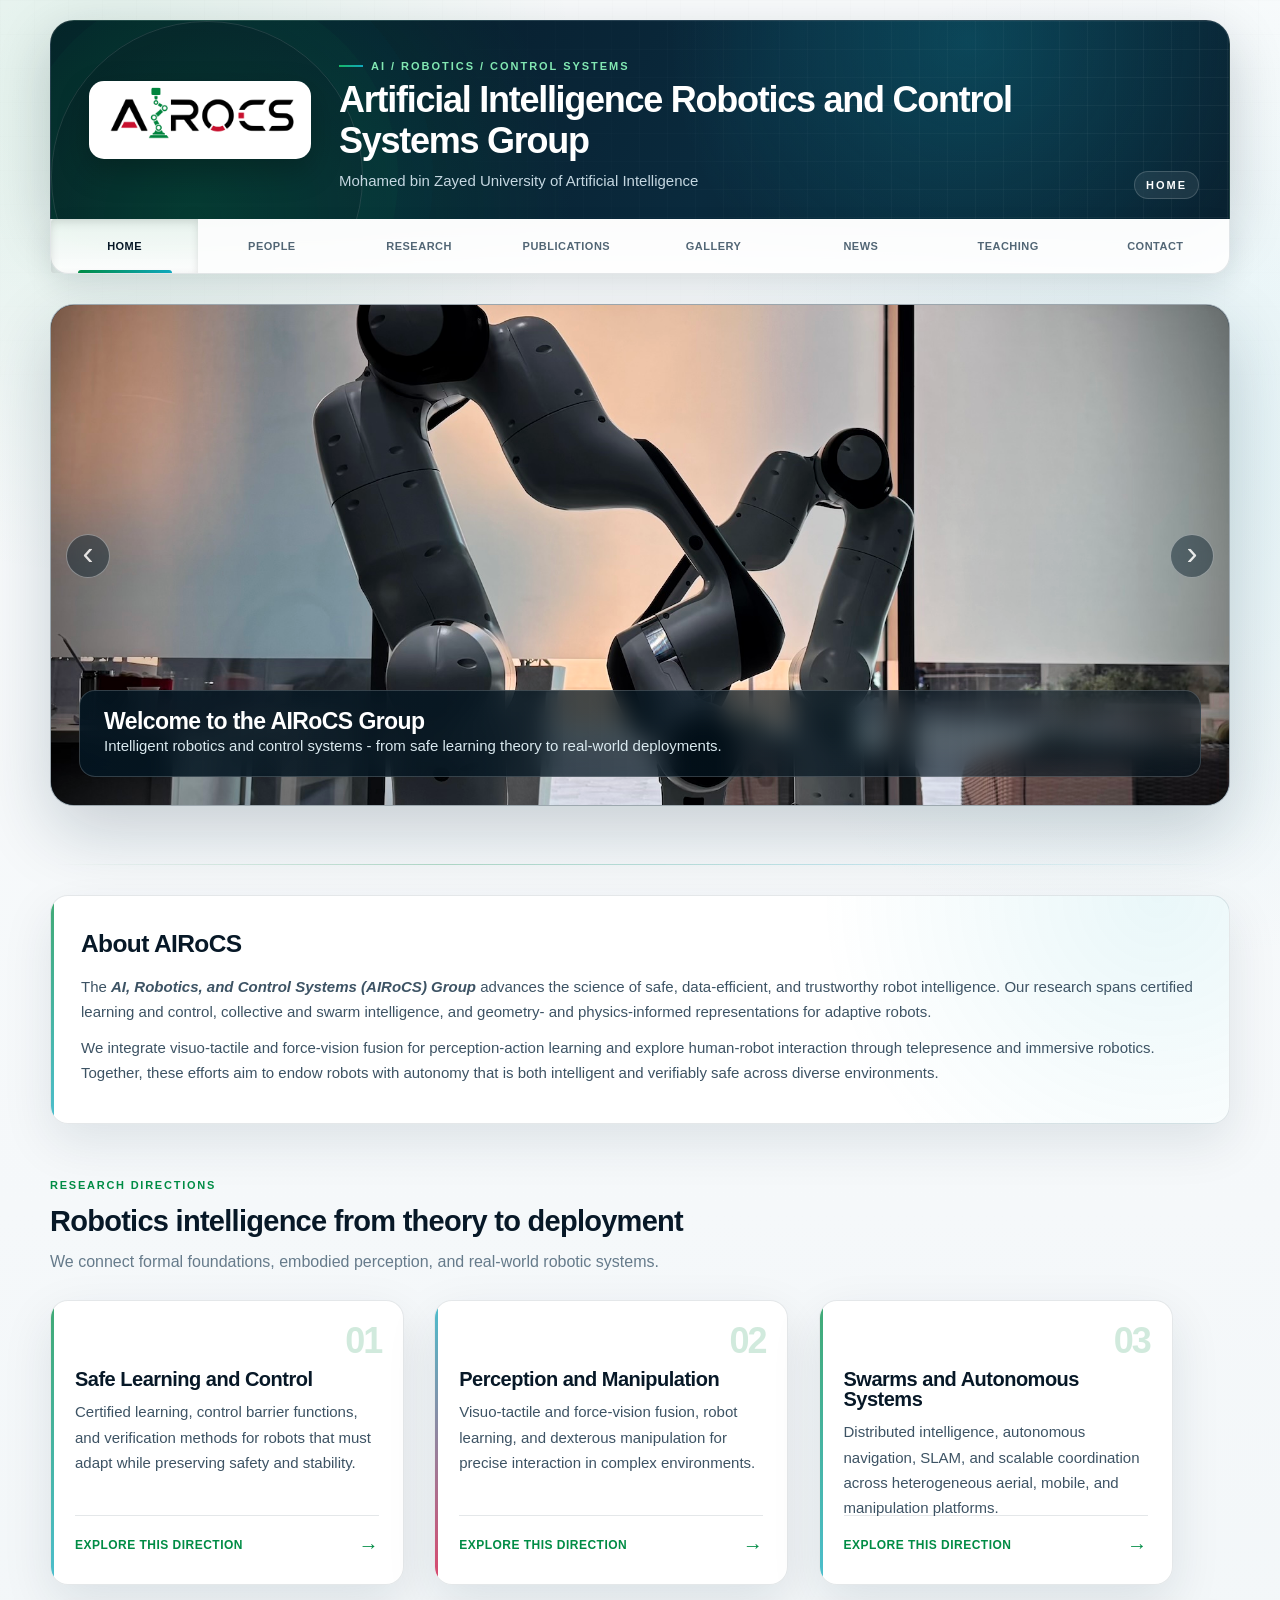
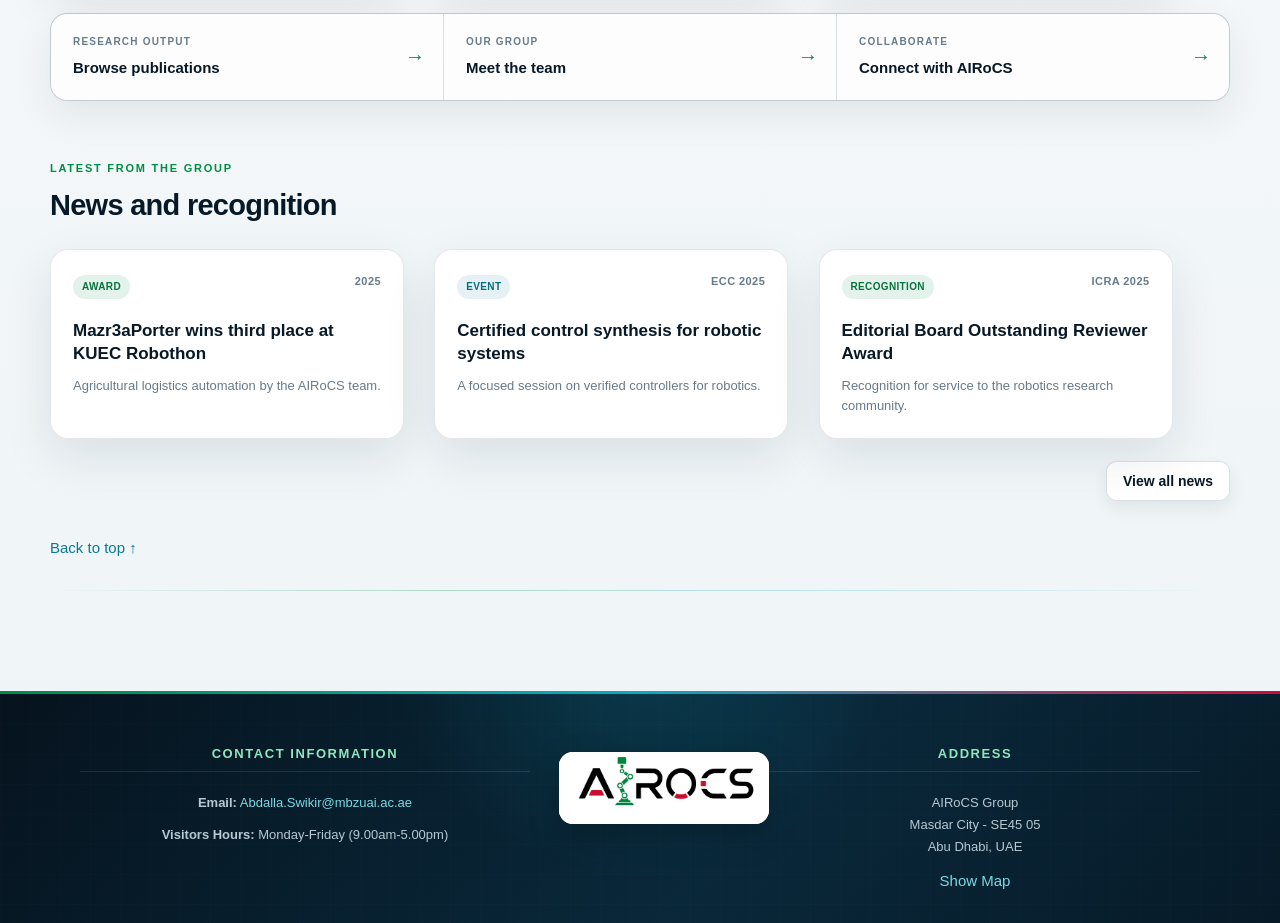
<file: index.html>
<!DOCTYPE html>
<html lang="en">

<head>
  <meta charset="utf-8">
  <title>Artificial Intelligence Robotics and Control Systems Group - Home</title>
  <meta name="viewport" content="width=device-width, initial-scale=1.0">
  <meta name="description"
    content="AIRoCS Group at MBZUAI - intelligent robotics, control systems, safe learning, aerial manipulation, SLAM, swarms.">
  <meta name="author" content="AIRoCS Group">
  <link href="css/bootstrap.min.css" rel="stylesheet">
  <link href="css/bootstrap-responsive.min.css" rel="stylesheet">
  <link href="css/theme.css" rel="stylesheet">
  <style>
    /* Lightweight, Bootstrap-2-friendly tweaks for Home */
    .subhead h1 {
      font-size: 1.6rem;
      line-height: 1.2;
      margin: .4em 0;
    }

    .carousel {
      margin-bottom: 18px;
    }

    .carousel-image {
      width: 100%;
      height: 420px;
      /* tidy hero height on desktop */
      object-fit: cover;
      /* safe on modern browsers; ignored by older ones */
    }

    .nav-toggle {
      display: none;
      background: #08c;
      color: #fff;
      border: 0;
      padding: 10px 12px;
      font-size: 15px;
      border-radius: 4px;
      font-weight: 600;
      text-transform: uppercase;
      box-sizing: border-box;
      line-height: 1;
    }

    .nav-toggle-bar {
      display: block;
      width: 22px;
      height: 2px;
      background: #fff;
      margin: 4px 0;
    }

    @media (max-width: 767px) {
      .carousel-image {
        height: 240px;
      }

      .masthead .navbar-inner {
        position: relative;
        padding: 16px 12px 12px;
      }

      .nav-toggle {
        display: block;
        position: absolute;
        top: 12px;
        right: 12px;
        width: auto;
        padding: 8px 12px;
        background: #08c;
      }

      .masthead .nav {
        display: none !important;
        float: none;
        width: 100%;
        margin: 44px 0 0;
        border: 1px solid #e5e5e5;
        border-radius: 4px;
        background: #fff;
        box-sizing: border-box;
        list-style: none;
        padding: 0;
        flex-direction: column;
      }

      .masthead .nav.open {
        display: flex !important;
      }

      .masthead .nav>li {
        float: none;
        border-top: 1px solid #e5e5e5;
        width: 100%;
      }

      .masthead .nav>li:first-child {
        border-top: 0;
      }

      .masthead .nav>li>a {
        display: block;
        padding: 12px 14px;
        line-height: 1.4;
      }

      .subhead h1 {
        font-size: 1.3rem;
      }

      .subhead .lead {
        font-size: 1rem;
      }
    }

    /* Caption overlay for readability */
    .carousel-caption {
      background: rgba(0, 0, 0, .45);
      text-shadow: none;
      border-radius: 4px;
      padding: 10px 12px;
    }

    .carousel-caption h4,
    .carousel-caption p {
      color: #fff;
    }

    /* Intro / badges */
    .hero-intro {
      padding: 14px 16px;
      border: 1px solid #eee;
      border-radius: 6px;
      background: #fff;
    }

    .focus-badges .label {
      margin: 3px 6px 0 0;
      display: inline-block;
    }

    /* Highlights */
    .feature {
      border: 1px solid #eee;
      background: #fff;
      border-radius: 4px;
      padding: 12px;
      height: 100%;
    }

    .feature h4 {
      margin-top: 0;
    }

    .feature .muted-small {
      display: block;
      margin-top: 6px;
    }

    /* News list */
    .news-list {
      list-style: none;
      margin: 0;
      padding: 0;
    }

    .news-item {
      border: 1px solid #f0f0f0;
      border-radius: 4px;
      background: #fff;
      padding: 10px 12px;
      margin-bottom: 10px;
    }

    .news-item .label {
      margin-right: 6px;
    }

    .muted-small {
      color: #777;
      font-size: 12px;
    }

    .cta-row .btn {
      margin-right: 8px;
      margin-bottom: 8px;
    }

    /* Footer logo */
    #footer img {
      max-width: 100%;
      height: auto;
    }

    /* Skip link for a11y */
    .skip-link {
      position: absolute;
      left: -9999px;
      top: auto;
      width: 1px;
      height: 1px;
      overflow: hidden;
    }

    .skip-link:focus {
      position: static;
      width: auto;
      height: auto;
      padding: 4px 8px;
      background: #fcf8e3;
    }
  </style>
  <link href="css/airocs-modern.css" rel="stylesheet">
  <link rel="icon" href="images/airocs-logo.png" type="image/png">
</head>

<body>
  <a class="skip-link" href="#main">Skip to main content</a>

  <div class="container" id="top">
    <header class="jumbotron subhead" id="overview">
      <div class="hero-brand">
        <a class="hero-logo-link" href="index.html" aria-label="AIRoCS home">
          <img class="site-logo" src="images/airocs-logo.png" alt="AIRoCS Group logo">
        </a>
        <div class="hero-copy">
          <span class="hero-kicker">AI / Robotics / Control Systems</span>
          <h1>Artificial Intelligence Robotics and Control Systems Group</h1>
          <p class="lead">Mohamed bin Zayed University of Artificial Intelligence</p>
        </div>
      </div>
    </header>

    <div class="masthead">
      <div class="navbar">
        <div class="navbar-inner">
          <div class="container">
            <button type="button" class="nav-toggle" aria-expanded="false" aria-controls="primary-nav" aria-label="Toggle navigation">
              <span class="nav-toggle-bar"></span>
              <span class="nav-toggle-bar"></span>
              <span class="nav-toggle-bar"></span>
            </button>
            <ul class="nav" id="primary-nav">
              <li class="active"><a href="#">Home</a></li>
              <li><a href="people.html">People</a></li>
              <li><a href="research.html">Research</a></li>
              <li><a href="publications.html">Publications</a></li>
              <li><a href="gallery.html">Gallery</a></li>
              <li><a href="news.html">News</a></li>
              <li><a href="teaching.html">Teaching</a></li>
              <li><a href="contact.html">Contact</a></li>
            </ul>
          </div>
        </div>
      </div>
    </div>

    <div id="main" class="row-fluid" role="main" aria-label="Hero and overview">
      <div class="span12">
        <!-- HERO CAROUSEL -->
        <div id="main-carousel" class="carousel slide" data-interval="6000" aria-label="AIRoCS showcase">
          <div class="carousel-inner">
            <div class="item active">
              <img src="images/Robot1.JPEG" class="carousel-image" alt="AIRoCS robot performing a manipulation task"
                loading="eager">
              <div class="carousel-caption">
                <h4>Welcome to the AIRoCS Group</h4>
                <p>Intelligent robotics and control systems - from safe learning theory to real-world deployments.</p>
              </div>
            </div>
            <!-- <div class="item">
              <img src="images/His_Highness.jpg" class="carousel-image"
                alt="Inside the AIRoCS robotics Group with test arenas" loading="lazy">
              <div class="carousel-caption">
                <h4>Honoured to host His Highness</h4> -->
            <!-- <p>Situated in Masdar City, collaborating across AI and robotics communities.</p> -->
            <!-- </div>
            </div> -->
            <div class="item">
              <img src="images/RoboticsLab1.JPEG" class="carousel-image"
                alt="Inside the AIRoCS robotics Group with test arenas" loading="lazy">
              <div class="carousel-caption">
                <h4>MBZUAI · Abu Dhabi</h4>
                <p>Situated in Masdar City, collaborating across AI and robotics communities.</p>
              </div>
            </div>
            <div class="item">
              <img src="images/MBZUAIBuilding1.JPEG" class="carousel-image" alt="MBZUAI main building at Masdar City"
                loading="lazy">
              <div class="carousel-caption">
                <h4>MBZUAI · Abu Dhabi</h4>
                <p>Situated in Masdar City, collaborating across AI and robotics communities.</p>
              </div>
            </div>
          </div>
          <a class="left carousel-control" href="#main-carousel" data-slide="prev" role="button"
            aria-label="Previous slide">‹</a>
          <a class="right carousel-control" href="#main-carousel" data-slide="next" role="button"
            aria-label="Next slide">›</a>
        </div>
      </div>
    </div>

    <hr>

    <!-- ABOUT + FOCUS -->
    <div class="row-fluid">
      <div class="span12">
        <div class="hero-intro">
          <h3 style="margin-top:0;">About AIRoCS</h3>
          <p>
            The <strong><em>AI, Robotics, and Control Systems (AIRoCS) Group</em></strong> advances the science of safe,
            data-efficient, and trustworthy robot intelligence.
            Our research spans certified learning and control, collective and swarm intelligence, and geometry- and
            physics-informed representations for adaptive robots.
          </p>
          <p>
            We integrate visuo-tactile and force-vision fusion for perception-action learning and explore human-robot
            interaction through telepresence and immersive robotics.
            Together, these efforts aim to endow robots with autonomy that is both intelligent and verifiably safe
            across diverse environments.
          </p>

          <!-- <div class="focus-badges">
            <span class="label label-important">Safety</span>
            <span class="label label-success">Learning-Based Control</span>
            <span class="label label-info">Aerial Manipulation</span>
            <span class="label label-warning">Vision-Language</span>
            <span class="label">SLAM & Perception</span>
            <span class="label label-inverse">Swarms</span>
          </div> -->
        </div>
      </div>
    </div>

    <!-- RESEARCH DIRECTIONS -->
    <div class="home-section-heading">
      <span class="section-kicker">Research directions</span>
      <h3>Robotics intelligence from theory to deployment</h3>
      <p>We connect formal foundations, embodied perception, and real-world robotic systems.</p>
    </div>
    <div class="row-fluid research-directions">
      <div class="span4">
        <div class="feature">
          <span class="feature-index">01</span>
          <h4>Safe Learning and Control</h4>
          <p>
            Certified learning, control barrier functions, and verification methods for robots that must adapt while
            preserving safety and stability.
          </p>
          <a class="research-link" href="research.html">Explore this direction <span aria-hidden="true">→</span></a>
        </div>
      </div>
      <div class="span4">
        <div class="feature">
          <span class="feature-index">02</span>
          <h4>Perception and Manipulation</h4>
          <p>
            Visuo-tactile and force-vision fusion, robot learning, and dexterous manipulation for precise interaction
            in complex environments.
          </p>
          <a class="research-link" href="research.html">Explore this direction <span aria-hidden="true">→</span></a>
        </div>
      </div>
      <div class="span4">
        <div class="feature">
          <span class="feature-index">03</span>
          <h4>Swarms and Autonomous Systems</h4>
          <p>
            Distributed intelligence, autonomous navigation, SLAM, and scalable coordination across heterogeneous
            aerial, mobile, and manipulation platforms.
          </p>
          <a class="research-link" href="research.html">Explore this direction <span aria-hidden="true">→</span></a>
        </div>
      </div>
    </div>

    <div class="home-link-strip" aria-label="Explore AIRoCS">
      <a href="publications.html">
        <span class="link-strip-label">Research output</span>
        <strong>Browse publications</strong>
      </a>
      <a href="people.html">
        <span class="link-strip-label">Our group</span>
        <strong>Meet the team</strong>
      </a>
      <a href="contact.html">
        <span class="link-strip-label">Collaborate</span>
        <strong>Connect with AIRoCS</strong>
      </a>
    </div>

    <!-- RECENT NEWS PREVIEW -->
    <div class="row-fluid home-news">
      <div class="span12">
        <div class="home-section-heading compact">
          <span class="section-kicker">Latest from the group</span>
          <h3>News and recognition</h3>
        </div>
        <div class="row-fluid news-preview-grid">
          <div class="span4">
            <a class="news-preview" href="news.html#news-2025-kuec-robothon">
              <span class="label label-success">Award</span>
              <span class="news-preview-year">2025</span>
              <strong>Mazr3aPorter wins third place at KUEC Robothon</strong>
              <span>Agricultural logistics automation by the AIRoCS team.</span>
            </a>
          </div>
          <div class="span4">
            <a class="news-preview" href="news.html#news-ecc25-certified-control">
              <span class="label">Event</span>
              <span class="news-preview-year">ECC 2025</span>
              <strong>Certified control synthesis for robotic systems</strong>
              <span>A focused session on verified controllers for robotics.</span>
            </a>
          </div>
          <div class="span4">
            <a class="news-preview" href="news.html#news-icra25-outstanding-reviewer">
              <span class="label label-success">Recognition</span>
              <span class="news-preview-year">ICRA 2025</span>
              <strong>Editorial Board Outstanding Reviewer Award</strong>
              <span>Recognition for service to the robotics research community.</span>
            </a>
          </div>
        </div>
        <p class="home-news-action"><a class="btn" href="news.html">View all news</a></p>
      </div>
    </div>

    <p><a href="#top">Back to top ↑</a></p>

    <hr>
  </div>

  <footer id="footer">
    <div class="container-fluid">
      <div class="row-fluid">
        <div class="span5">
          <h3>Contact Information</h3>
          <p><b>Email:</b> <a href="mailto:Abdalla.Swikir@mbzuai.ac.ae">Abdalla.Swikir@mbzuai.ac.ae</a></p>
          <p><b>Visitors Hours: </b>Monday-Friday (9.00am-5.00pm)</p>
        </div>
        <div class="span2">
          <a href="https://abdallaswikirrobotlab.github.io/Robot_Lab_Website/">
            <img src="images/airocs-logo.png" alt="AIRoCS Group logo">
          </a>
        </div>
        <div class="span5">
          <h3>Address</h3>
          <p>
            AIRoCS Group<br>
            Masdar City - SE45 05<br>
            Abu Dhabi, UAE
          </p>
          <a href="https://maps.app.goo.gl/gb7csNPpujr68AkG7">Show Map</a>
        </div>
      </div>
    </div>
  </footer>

  <!-- JS files -->
  <script src="js/jquery-1.9.1.min.js"></script>
  <script src="js/bootstrap.min.js"></script>
  <script>
    // Lightweight nav toggle for phones
    (function () {
      var $nav = $('#primary-nav');
      var $toggle = $('.nav-toggle');

      function syncState() {
        var isDesktop = $(window).width() > 767;
        if (isDesktop) {
          $nav.removeClass('open');
          $toggle.attr('aria-expanded', true);
        } else {
          $toggle.attr('aria-expanded', $nav.hasClass('open'));
        }
      }

      $toggle.on('click', function () {
        var isOpen = $nav.toggleClass('open').hasClass('open');
        $(this).attr('aria-expanded', isOpen);
      });

      $(window).on('resize orientationchange', syncState);
      syncState();
    })();

    // Init carousel with keyboard + pause-on-hover
    (function () {
      var $c = $('#main-carousel');
      $c.carousel({ interval: 6000, pause: 'hover' });

      // Keyboard support when carousel is focused
      $c.attr('tabindex', '0').on('keydown', function (e) {
        if (e.which === 37) { $(this).carousel('prev'); } // left
        if (e.which === 39) { $(this).carousel('next'); } // right
      });
    })();
  </script>
  <script src="js/airocs-modern.js"></script>
</body>

</html>
</file>
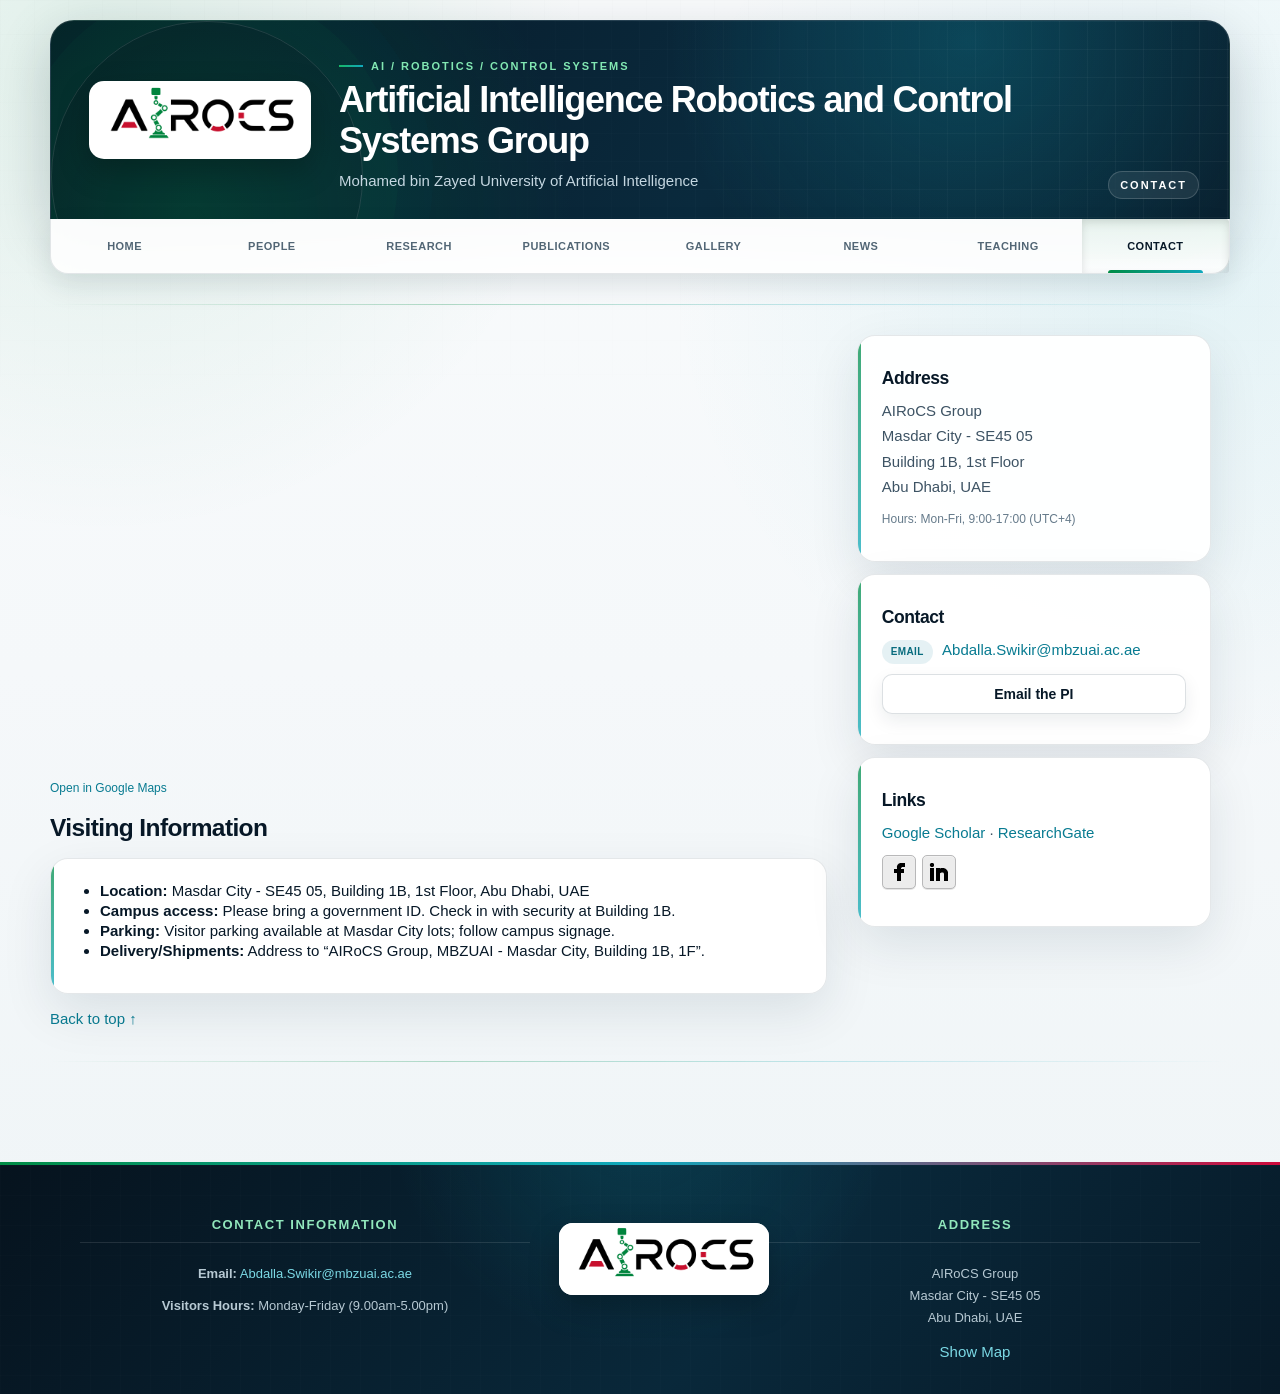
<file: contact.html>
<!DOCTYPE html>
<html lang="en" itemscope itemtype="http://schema.org/Organization">

<head>
  <meta charset="utf-8">
  <title>Contact | AIRoCS Group</title>
  <meta name="viewport" content="width=device-width, initial-scale=1.0">
  <meta name="description" content="Contact AIRoCS Group at MBZUAI - address, map, email, phone, and visiting info.">
  <meta name="author" content="AIRoCS Group">
  <link href="css/bootstrap.min.css" rel="stylesheet">
  <link href="css/bootstrap-responsive.min.css" rel="stylesheet">
  <link href="css/theme.css" rel="stylesheet">
  <link href="css/social-buttons.css" rel="stylesheet">
  <style>
    /* Lightweight, Bootstrap-2 friendly tweaks */
    .subhead h1 {
      font-size: 1.6rem;
      line-height: 1.2;
      margin: .4em 0;
    }

    .content h4 {
      margin-top: 0;
    }

    .contact-card {
      border: 1px solid #eee;
      background: #fff;
      border-radius: 4px;
      padding: 12px;
      margin-bottom: 12px;
    }

    .contact-card .label {
      margin-right: 6px;
    }

    .muted-small {
      color: #777;
      font-size: 12px;
    }

    .btn-blockish {
      display: block;
      margin-bottom: 8px;
    }

    .nav-toggle {
      display: none;
      background: #08c;
      color: #fff;
      border: 0;
      padding: 10px 12px;
      font-size: 15px;
      border-radius: 4px;
      font-weight: 600;
      text-transform: uppercase;
      box-sizing: border-box;
      line-height: 1;
    }

    .nav-toggle-bar {
      display: block;
      width: 22px;
      height: 2px;
      background: #fff;
      margin: 4px 0;
    }

    /* Responsive map embed */
    .map-wrap {
      position: relative;
      padding-bottom: 56.25%;
      height: 0;
      overflow: hidden;
      border-radius: 4px;
    }

    .map-wrap iframe {
      position: absolute;
      top: 0;
      left: 0;
      width: 100%;
      height: 100%;
      border: 0;
    }

    /* Copy feedback */
    .copy-badge {
      cursor: pointer;
      font-size: 11px;
      margin-left: 6px;
    }

    .copy-ok {
      color: #3a87ad;
    }

    .callout {
      border-left: 4px solid #08c;
      background: #f6fbff;
      padding: 10px 12px;
      border-radius: 3px;
      margin-bottom: 14px;
    }

    #footer img {
      max-width: 100%;
      height: auto;
    }

    @media (max-width: 767px) {
      .masthead .navbar-inner {
        position: relative;
        padding: 16px 12px 12px;
      }

      .nav-toggle {
        display: block;
        position: absolute;
        top: 12px;
        right: 12px;
        width: auto;
        padding: 8px 12px;
        background: #08c;
      }

      .masthead .nav {
        display: none !important;
        float: none;
        width: 100%;
        margin: 44px 0 0;
        border: 1px solid #e5e5e5;
        border-radius: 4px;
        background: #fff;
        box-sizing: border-box;
        list-style: none;
        padding: 0;
        flex-direction: column;
      }

      .masthead .nav.open {
        display: flex !important;
      }

      .masthead .nav>li {
        float: none;
        border-top: 1px solid #e5e5e5;
        width: 100%;
      }

      .masthead .nav>li:first-child {
        border-top: 0;
      }

      .masthead .nav>li>a {
        display: block;
        padding: 12px 14px;
        line-height: 1.4;
      }

      .subhead h1 {
        font-size: 1.3rem;
      }

      .subhead .lead {
        font-size: 1rem;
      }
    }
  </style>
  <link href="css/airocs-modern.css" rel="stylesheet">
  <link rel="icon" href="images/airocs-logo.png" type="image/png">
</head>

<body>
  <div class="container" id="top" itemprop="name" content="AIRoCS Group">
    <header class="jumbotron subhead" id="overview">
      <div class="hero-brand">
        <a class="hero-logo-link" href="index.html" aria-label="AIRoCS home">
          <img class="site-logo" src="images/airocs-logo.png" alt="AIRoCS Group logo">
        </a>
        <div class="hero-copy">
          <span class="hero-kicker">AI / Robotics / Control Systems</span>
          <h1>Artificial Intelligence Robotics and Control Systems Group</h1>
          <p class="lead">Mohamed bin Zayed University of Artificial Intelligence</p>
        </div>
      </div>
    </header>

    <div class="masthead">
      <div class="navbar">
        <div class="navbar-inner">
          <div class="container">
            <button type="button" class="nav-toggle" aria-expanded="false" aria-controls="primary-nav" aria-label="Toggle navigation">
              <span class="nav-toggle-bar"></span>
              <span class="nav-toggle-bar"></span>
              <span class="nav-toggle-bar"></span>
            </button>
            <ul class="nav" id="primary-nav">
              <li><a href="index.html">Home</a></li>
              <li><a href="people.html">People</a></li>
              <li><a href="research.html">Research</a></li>
              <li><a href="publications.html">Publications</a></li>
              <li><a href="gallery.html">Gallery</a></li>
              <li><a href="news.html">News</a></li>
              <li><a href="teaching.html">Teaching</a></li>
              <li class="active"><a href="#">Contact</a></li>
            </ul>
          </div>
        </div>
      </div>
    </div>

    <hr>

    <div class="row-fluid">
      <div class="span8 content">
        <!-- <div class="callout"> -->
        <!-- For general inquiries, collaborations, or visits, email
            <a href="mailto:Abdalla.Swikir@mbzuai.ac.ae" itemprop="email">Abdalla.Swikir@mbzuai.ac.ae</a>
            or the Group at <a href="mailto:abdallarobotlab@gmail.com">abdallarobotlab@gmail.com</a>. -->
        <!-- </div> -->

        <!-- Responsive Google Map -->
        <div class="map-wrap" aria-label="Map to AIRoCS Group at MBZUAI">
          <iframe
            src="https://www.google.com/maps/embed?pb=!1m18!1m12!1m3!1d1887.2392666752237!2d54.61821030482016!3d24.432108541783606!2m3!1f0!2f0!3f0!3m2!1i1024!2i768!4f13.1!3m3!1m2!1s0x3e5e48af75e21805%3A0x649441d6f389bc86!2sMohamed%20bin%20Zayed%20University%20of%20Artificial%20Intelligence!5e0!3m2!1sen!2sae!4v1742840189313!5m2!1sen!2sae"
            loading="lazy" referrerpolicy="no-referrer-when-downgrade" allowfullscreen>
          </iframe>
        </div>

        <p class="muted-small" style="margin-top:6px;">
          <a href="https://maps.app.goo.gl/gb7csNPpujr68AkG7">Open in Google Maps</a>
        </p>

        <h3>Visiting Information</h3>
        <div class="contact-card">
          <ul>
            <li><b>Location:</b> <span itemprop="address" itemscope itemtype="http://schema.org/PostalAddress">
                <span itemprop="streetAddress">Masdar City - SE45 05, Building 1B, 1st Floor</span>,
                <span itemprop="addressLocality">Abu Dhabi</span>, <span itemprop="addressCountry">UAE</span>
              </span></li>
            <li><b>Campus access:</b> Please bring a government ID. Check in with security at Building 1B.</li>
            <li><b>Parking:</b> Visitor parking available at Masdar City lots; follow campus signage.</li>
            <li><b>Delivery/Shipments:</b> Address to “AIRoCS Group, MBZUAI - Masdar City, Building 1B, 1F”.</li>
          </ul>
        </div>
      </div>

      <div class="span4">
        <!-- Address / Hours -->
        <div class="contact-card">
          <h4>Address</h4>
          <p>
            AIRoCS Group<br>
            Masdar City - SE45 05<br>
            Building 1B, 1st Floor<br>
            Abu Dhabi, UAE
          </p>
          <p class="muted-small">Hours: Mon-Fri, 9:00-17:00 (UTC+4)</p>
        </div>

        <!-- Contact methods -->
        <div class="contact-card">
          <h4>Contact</h4>
          <p>
            <span class="label">Email</span>
            <a href="mailto:Abdalla.Swikir@mbzuai.ac.ae" id="email-pi">Abdalla.Swikir@mbzuai.ac.ae</a>
            <a href="#" class="copy-badge" data-copy="Abdalla.Swikir@mbzuai.ac.ae" title="Copy email"></a>
          </p>
          <div class="row-fluid" style="margin-top:8px;">
            <div class="span12">
              <a class="btn btn-blockish"
                href="mailto:Abdalla.Swikir@mbzuai.ac.ae?subject=AIRoCS%20Inquiry">Email the PI</a>
            </div>
          </div>
        </div>

        <!-- Links / Social -->
        <div class="contact-card">
          <h4>Links</h4>
          <p><a href="http://scholar.google.com">Google Scholar</a> · <a
              href="http://www.researchgate.net">ResearchGate</a></p>
          <p>
            <a href="https://www.facebook.com" class="sb facebook" aria-label="Facebook">Facebook</a>
            <a href="http://www.linkedin.com" class="sb linkedin" aria-label="LinkedIn">LinkedIn</a>
          </p>
        </div>
      </div>
    </div>

    <p><a href="#top">Back to top ↑</a></p>


    <hr>
  </div>

  <footer id="footer">
    <div class="container-fluid">
      <div class="row-fluid">
        <div class="span5">
          <h3>Contact Information</h3>
          <p><b>Email:</b> <a href="mailto:Abdalla.Swikir@mbzuai.ac.ae">Abdalla.Swikir@mbzuai.ac.ae</a></p>
          <p><b>Visitors Hours: </b>Monday-Friday (9.00am-5.00pm)</p>
        </div>
        <div class="span2">
          <a href="https://abdallaswikirrobotlab.github.io/Robot_Lab_Website/">
            <img src="images/airocs-logo.png" alt="AIRoCS Group logo" />
          </a>
        </div>
        <div class="span5">
          <h3>Address</h3>
          <p>
            AIRoCS Group<br>
            Masdar City - SE45 05<br>
            Abu Dhabi, UAE
          </p>
          <a href="https://maps.app.goo.gl/gb7csNPpujr68AkG7">Show Map</a>
        </div>
      </div>
    </div>
  </footer>

  <!-- JS at end for performance -->
  <script src="js/jquery-1.9.1.min.js"></script>
  <script src="js/bootstrap.min.js"></script>
  <script>
    // Simple copy-to-clipboard with tiny inline feedback
    (function () {
      function copyText(text, $el) {
        var ta = document.createElement('textarea');
        ta.value = text;
        document.body.appendChild(ta);
        ta.select();
        try { document.execCommand('copy'); } catch (e) { }
        document.body.removeChild(ta);
        var prev = $el.text();
        $el.text('copied').addClass('copy-ok');
        setTimeout(function () { $el.text(prev).removeClass('copy-ok'); }, 1200);
      }
      $(document).on('click', '.copy-badge', function (e) {
        e.preventDefault();
        copyText($(this).data('copy'), $(this));
      });
    })();

    // Lightweight nav toggle for phones
    (function () {
      var $nav = $('#primary-nav');
      var $toggle = $('.nav-toggle');

      function syncState() {
        var isDesktop = $(window).width() > 767;
        if (isDesktop) {
          $nav.removeClass('open');
          $toggle.attr('aria-expanded', true);
        } else {
          $toggle.attr('aria-expanded', $nav.hasClass('open'));
        }
      }

      $toggle.on('click', function () {
        var isOpen = $nav.toggleClass('open').hasClass('open');
        $(this).attr('aria-expanded', isOpen);
      });

      $(window).on('resize orientationchange', syncState);
      syncState();
    })();
  </script>
  <script src="js/airocs-modern.js"></script>
</body>

</html>
</file>
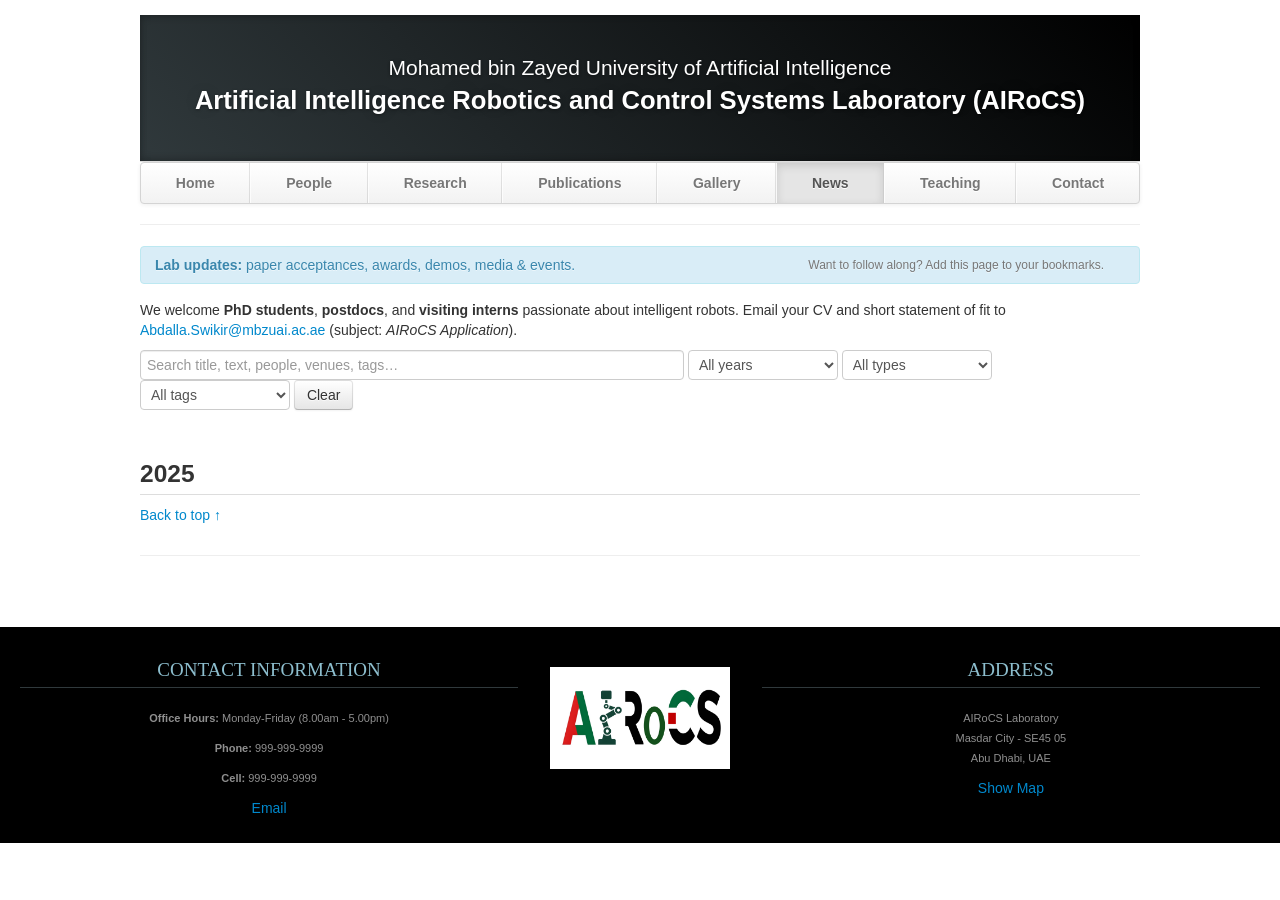
<file: News.html>
<!DOCTYPE html>
<html lang="en">
  <head>
    <meta charset="utf-8">
    <title>News</title>
    <meta name="viewport" content="width=device-width, initial-scale=1.0">
    <meta name="description" content="News | AIRoCS Lab | Mohamed bin Zayed University of Artificial Intelligence">
    <meta name="author" content="AIRoCS Lab">
    <link href="css/bootstrap.min.css" rel="stylesheet">
    <link href="css/bootstrap-responsive.min.css" rel="stylesheet">
    <link href="css/theme.css" rel="stylesheet">
    <link href="css/social-buttons.css" rel="stylesheet">
    <style>
      /* Lightweight, Bootstrap-2-friendly tweaks for the News page */
      .news-toolbar { margin: 10px 0 20px; }
      .news-toolbar .controls { margin-bottom: 10px; }
      .news-list { list-style: none; margin: 0; padding: 0; }
      .news-item {
        padding: 12px; border: 1px solid #eee; border-radius: 4px;
        margin-bottom: 12px; background: #fff;
      }
      .news-title { font-weight: 600; line-height: 1.25; }
      .news-meta { margin: 6px 0 8px; color: #555; }
      .news-body { margin: 8px 0 6px; }
      .label + .label { margin-left: 6px; }
      .muted-small { color:#777; font-size: 12px; }
      .year-heading { margin: 24px 0 10px; border-bottom: 1px solid #ddd; }
      .highlight { border-color:#d9edf7; background:#f7fbff; }
      .thumb {
        width: 100%; max-height: 180px; object-fit: cover; border-radius: 3px;
        border: 1px solid #f0f0f0; background: #fafafa; margin-bottom: 8px;
      }
      .news-links a { margin-right: 10px; }
      @media (max-width: 767px) {
        .news-item { padding: 10px; }
      }
    </style>
  </head>
  <body>
    <div class="container">
      <header class="jumbotron subhead" id="overview">
        <p class="lead">Mohamed bin Zayed University of Artificial Intelligence</p>
        <h1 style="font-size: 1.6rem; line-height: 1.2; margin: 0.4em 0;">
          Artificial Intelligence Robotics and Control Systems Laboratory (AIRoCS)
        </h1>
      </header>

      <div class="masthead">
        <div class="navbar">
          <div class="navbar-inner">
            <div class="container">
              <ul class="nav">
                <li><a href="index.html">Home</a></li>
                <li><a href="people.html">People</a></li>
                <li><a href="research.html">Research</a></li>
                <li><a href="publications.html">Publications</a></li>
                <li><a href="gallery.html">Gallery</a></li>
                <li class="active"><a href="#">News</a></li>
                <li><a href="teaching.html">Teaching</a></li>
                <li><a href="contact.html">Contact</a></li>
              </ul>
            </div>
          </div>
        </div>
      </div>

      <hr>

      <div class="row-fluid">
        <div class="span12 content">
          <!-- Intro / Subscribe -->
              

          <div class="alert alert-info" style="margin-bottom:16px;">
            <strong>Lab updates:</strong> paper acceptances, awards, demos, media & events.
            <span class="pull-right muted-small" style="margin-left:8px;">
              Want to follow along? Add this page to your bookmarks.
            </span>
          </div>
             <div class="callout">
              We welcome <strong>PhD students</strong>, <strong>postdocs</strong>, and <strong>visiting interns</strong>
              passionate about intelligent robots. Email your CV and short statement of fit to
              <a href="mailto:Abdalla.Swikir@mbzuai.ac.ae">Abdalla.Swikir@mbzuai.ac.ae</a> (subject: <em>AIRoCS Application</em>).
            </div>
            
          <!-- Controls -->
          <div class="news-toolbar">
            <div class="row-fluid controls">
              <form class="form-inline">
                <input id="searchInput" type="text" class="input-xxlarge" placeholder="Search title, text, people, venues, tags…">
                <select id="yearFilter" class="input-medium">
                  <option value="all">All years</option>
                </select>
                <select id="typeFilter" class="input-medium">
                  <option value="all">All types</option>
                  <option value="paper">Paper</option>
                  <option value="award">Award</option>
                  <option value="media">Media</option>
                  <option value="event">Event</option>
                  <option value="talk">Talk</option>
                  <option value="press">Press</option>
                  <option value="other">Other</option>
                </select>
                <select id="tagFilter" class="input-medium">
                  <option value="all">All tags</option>
                </select>
                <button id="clearBtn" type="button" class="btn">Clear</button>
              </form>
            </div>
          </div>

          <!-- ===================== 2025 ===================== -->
          <h3 class="year-heading" data-year-heading="2025">2025</h3>
          <!-- <ul class="news-list" data-year-list="2025">
            <li id="news-icra25-oral" class="news-item highlight" data-year="2025" data-type="paper" data-tags="ICRA, vision-language, navigation, embodied AI, acceptance" data-date="2025-05-03">
              <img class="thumb" src="thumbs/news_icra25_oral.jpg" alt="ICRA 2025 oral announcement">
              <div class="news-title">ICRA 2025: “Vision-Language Navigation in Dynamic Environments” accepted as <em>Oral</em></div>
              <div class="news-meta">
                <span class="label label-info">Paper</span>
                <span class="label">ICRA 2025</span>
                <span class="label">Embodied AI</span>
                · <span class="muted-small">3 May 2025</span>
              </div>
              <p class="news-body">
                Congrats to <span class="lab-member">D. Student</span> and team! We present instruction-following under crowd motion with predictive control.
              </p>
              <div class="news-links">
                <a href="publications.html" class="muted-small">Paper info</a>
                <a href="#" class="muted-small">Project page</a>
                <a href="#" class="muted-small">Demo video</a>
              </div>
            </li>

            <li class="news-item" data-year="2025" data-type="award" data-tags="award, aerial manipulation, robotics, recognition" data-date="2025-03-18">
              <div class="news-title">Best Demo Award — Aerial Manipulation Platform</div>
              <div class="news-meta">
                <span class="label label-success">Award</span>
                <span class="label">Aerial Manipulation</span>
                · <span class="muted-small">18 March 2025</span>
              </div>
              <p class="news-body">
                Our quadrotor-arm performed contact-rich tasks with payload variation at the Robotics Open Day.
              </p>
              <div class="news-links">
                <a href="research.html" class="muted-small">Project</a>
                <a href="#" class="muted-small">Photos</a>
              </div>
            </li>

            <li class="news-item" data-year="2025" data-type="media" data-tags="media, interview, safety, quadrotors" data-date="2025-02-05">
              <div class="news-title">Media: Interview on safe RL for quadrotors</div>
              <div class="news-meta">
                <span class="label label-warning">Media</span>
                <span class="label">Safety</span>
                · <span class="muted-small">5 February 2025</span>
              </div>
              <p class="news-body">
                <span class="lab-member">K. Researcher</span> discussed constraint-aware policies and reachability shields for agile flight.
              </p>
              <div class="news-links">
                <a href="#" class="muted-small">Watch / read</a>
                <a href="publications.html" class="muted-small">Related IJRR’24 ↗</a>
              </div>
            </li> -->
          </ul>


          <p><a href="#top">Back to top ↑</a></p>
        </div>
      </div>

      <hr>
    </div>

    <footer id="footer">
      <div class="container-fluid">
        <div class="row-fluid">
          <div class="span5">
            <h3>Contact Information</h3>
            <p><b>Office Hours: </b>Monday-Friday (8.00am - 5.00pm)</p>
            <p><b>Phone: </b>999-999-9999</p>
            <p><b>Cell: </b>999-999-9999</p>
            <a href="mailto:your.email@uni.edu">Email</a>
          </div>
          <div class="span2">
            <a href="https://mybrandnewlogo.com/"><img src="thumbs/AIRoCS_logo.jpg" alt="research-lab-logo"/></a>
          </div>
          <div class="span5">
            <h3>Address</h3>
            <p>AIRoCS Laboratory<br>
               Masdar City - SE45 05<br>
               Abu Dhabi, UAE
            </p>
            <a href="http://maps.google.com/">Show Map</a>
          </div>
        </div>
      </div>
    </footer>

    <!-- JavaScript (placed at the end for faster page loads) -->
    <script src="js/jquery-1.9.1.min.js"></script>
    <script src="js/bootstrap.min.js"></script>
    <script>
      (function() {
        function normalize(s){ return (s || '').toString().toLowerCase(); }

        // Build Year & Tag filter options from items
        function populateFilters() {
          var years = {}, tags = {};
          $('.news-item').each(function() {
            years[$(this).data('year')] = true;
            var tagStr = ($(this).data('tags') || '').toString();
            tagStr.split(',').map(function(t){ return $.trim(t); }).forEach(function(t){
              if (t) { tags[t] = true; }
            });
          });

          var yearList = Object.keys(years).sort(function(a,b){ return b - a; });
          var tagList  = Object.keys(tags).sort(function(a,b){ return a.toLowerCase() > b.toLowerCase() ? 1 : -1; });

          var $yearSel = $('#yearFilter');
          yearList.forEach(function(y){ $yearSel.append('<option value="'+y+'">'+y+'</option>'); });

          var $tagSel = $('#tagFilter');
          tagList.forEach(function(t){ $tagSel.append('<option value="'+t+'">'+t+'</option>'); });
        }

        function applyFilters() {
          var q = normalize($('#searchInput').val());
          var year = $('#yearFilter').val();
          var type = $('#typeFilter').val();
          var tag  = $('#tagFilter').val();

          $('.news-item').each(function() {
            var $it = $(this);
            var matchesYear = (year === 'all') || ($it.data('year').toString() === year);
            var matchesType = (type === 'all') || (normalize($it.data('type')) === normalize(type));
            var matchesTag  = (tag === 'all')  || (normalize(($it.data('tags')||'')).indexOf(normalize(tag)) !== -1);
            var text = normalize($it.text());
            var matchesQuery = !q || text.indexOf(q) !== -1;

            $it.toggle(matchesYear && matchesType && matchesTag && matchesQuery);
          });

          // Hide year headings/lists with no visible items
          $('[data-year-list]').each(function(){
            var $list = $(this);
            var year = $list.data('year-list');
            var anyVisible = $list.find('.news-item:visible').length > 0;
            $('[data-year-heading="'+year+'"]').toggle(anyVisible);
            $list.toggle(anyVisible);
          });
        }

        function sortWithinYear() {
          // Optional: sort items in each year list by data-date (desc)
          $('[data-year-list]').each(function(){
            var $list = $(this);
            var items = $list.children('.news-item').get();
            items.sort(function(a, b){
              var da = new Date($(a).data('date') || '1970-01-01');
              var db = new Date($(b).data('date') || '1970-01-01');
              return db - da; // newest first
            });
            $.each(items, function(_, li){ $list.append(li); });
          });
        }

        function wireUp() {
          populateFilters();
          sortWithinYear();
          $('#searchInput').on('keyup', applyFilters);
          $('#yearFilter, #typeFilter, #tagFilter').on('change', applyFilters);
          $('#clearBtn').on('click', function(){
            $('#searchInput').val('');
            $('#yearFilter').val('all');
            $('#typeFilter').val('all');
            $('#tagFilter').val('all');
            applyFilters();
          });

          // Support linking to a specific news item by hash (e.g., news.html#news-icra25-oral)
          if (window.location.hash) {
            var $target = $(window.location.hash);
            if ($target.length) {
              $('html, body').scrollTop($target.offset().top - 10);
              $target.addClass('highlight');
              setTimeout(function(){ $target.removeClass('highlight'); }, 3000);
            }
          }

          applyFilters(); // initial
        }

        if (window.jQuery) { jQuery(wireUp); }
      })();
    </script>
  </body>
</html>
</file>
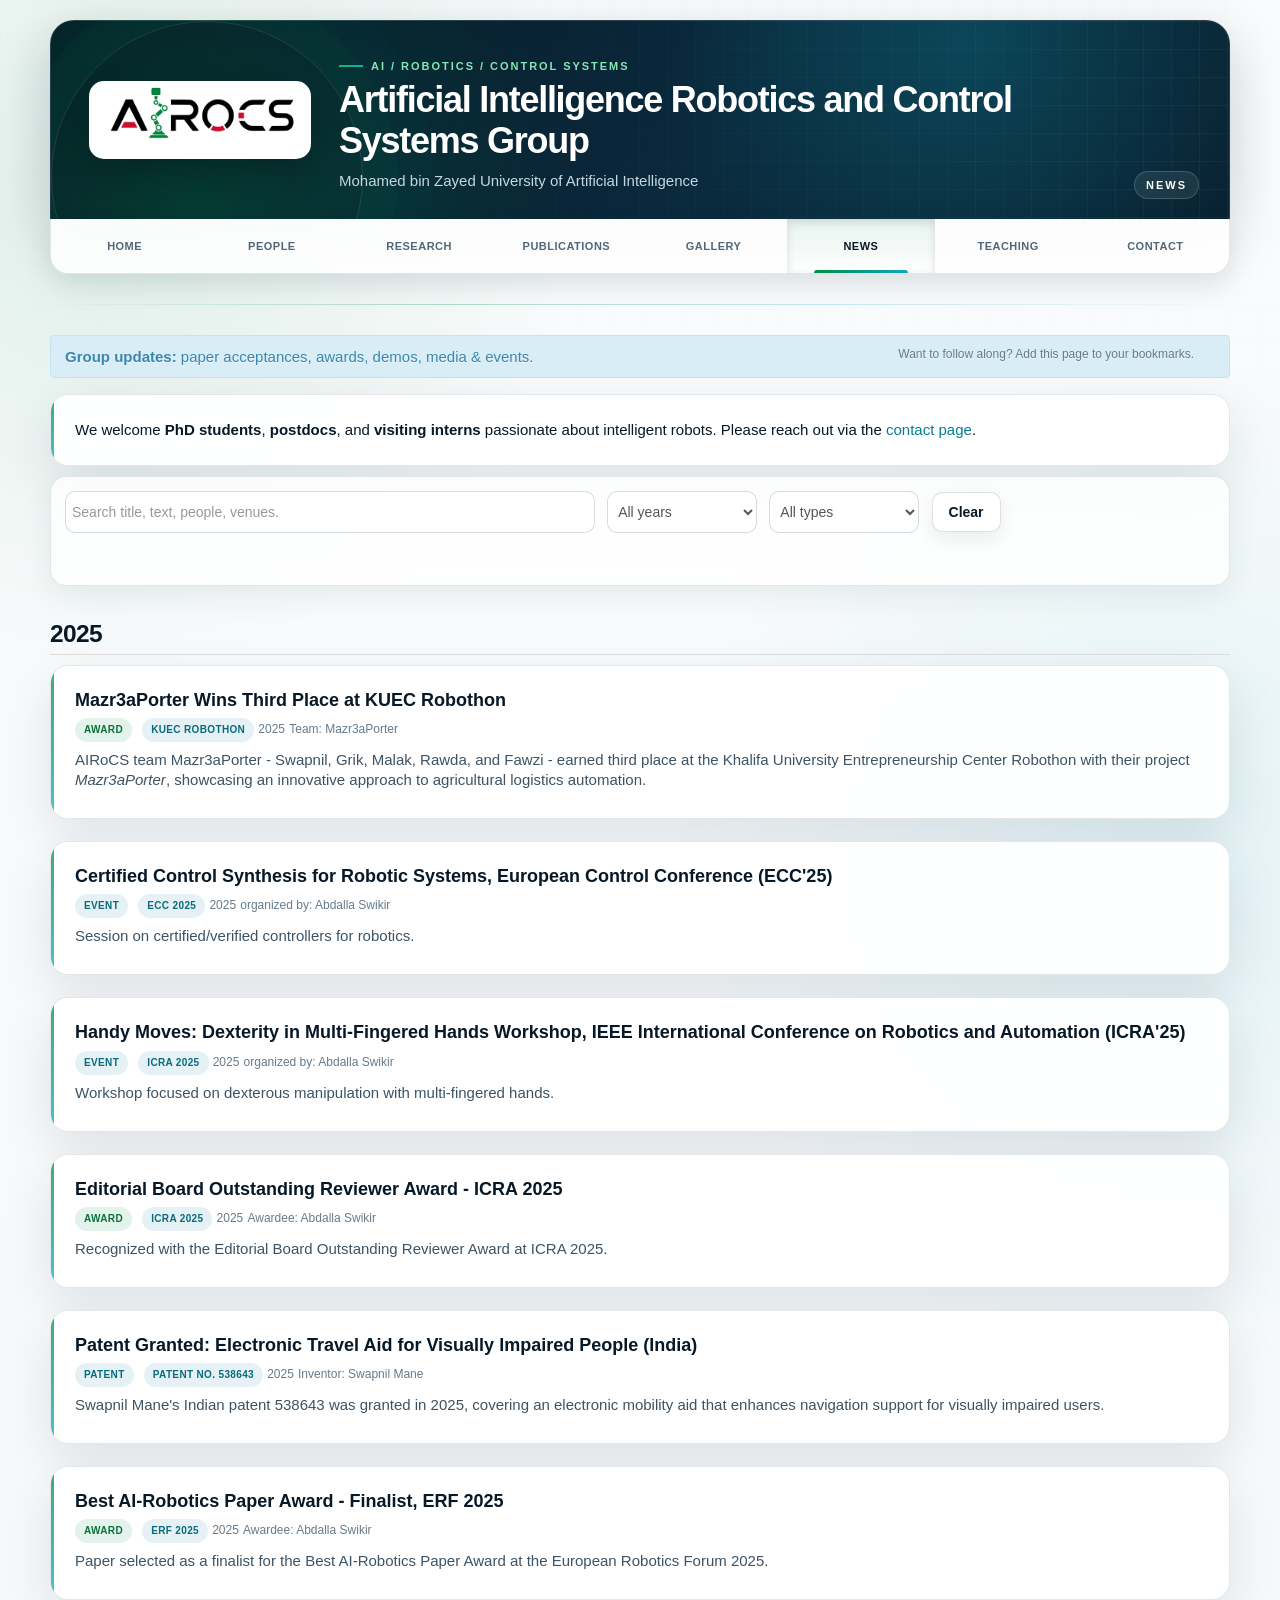
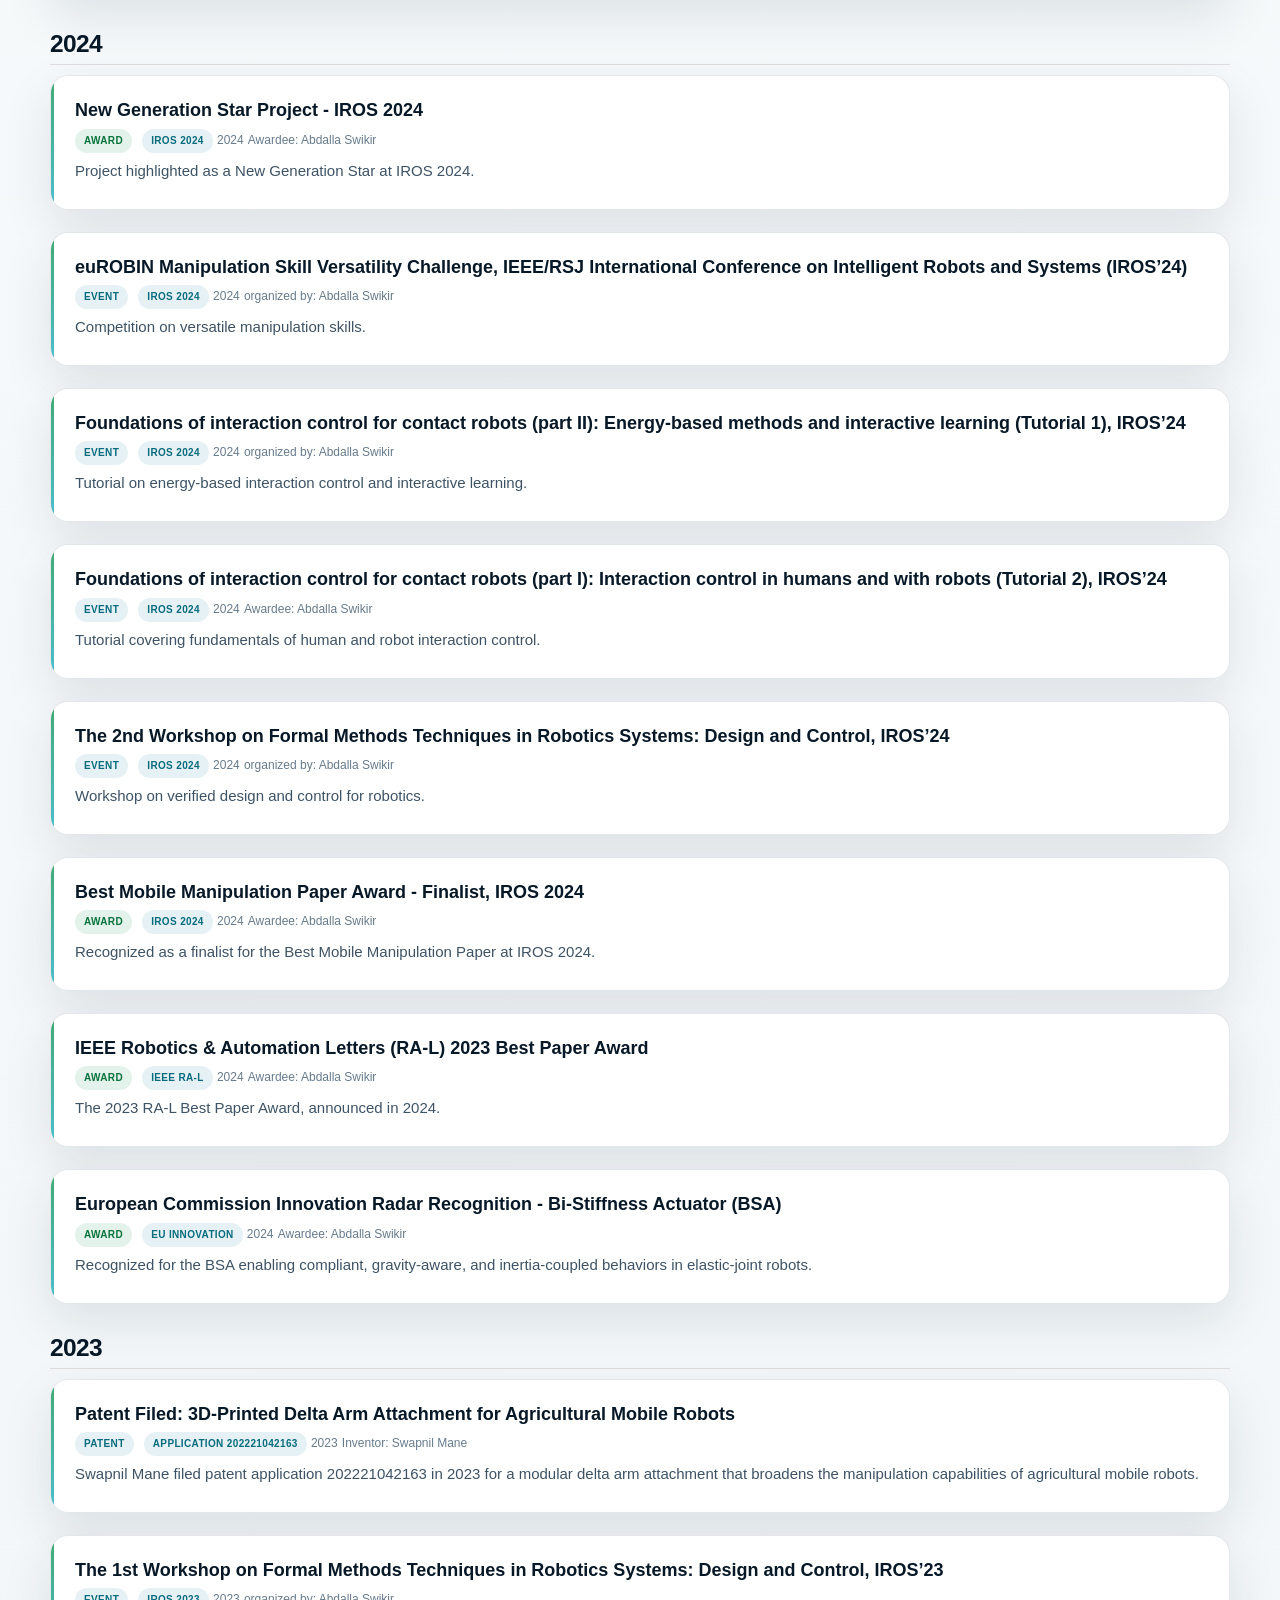
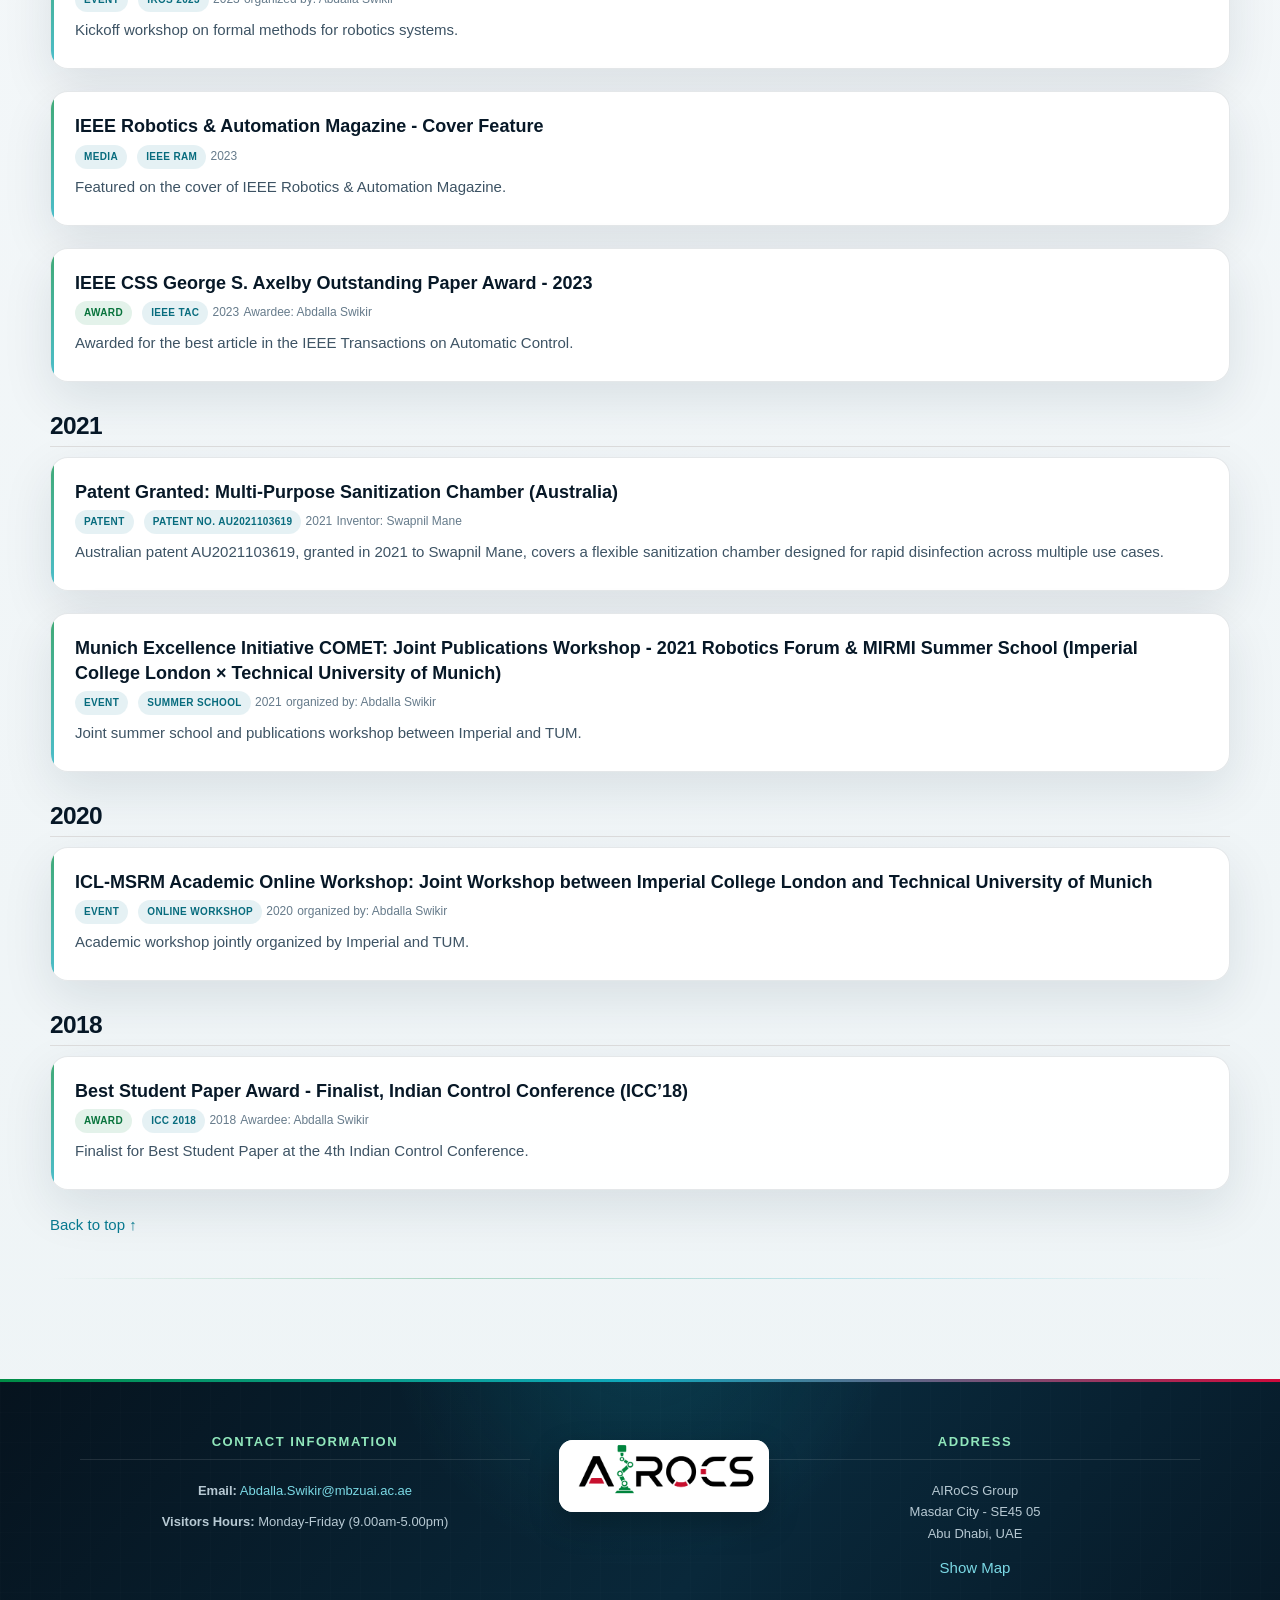
<file: news.html>
﻿<!DOCTYPE html>
<html lang="en">

<head>
  <meta charset="utf-8">
  <title>News</title>
  <meta name="viewport" content="width=device-width, initial-scale=1.0">
  <meta name="description" content="News | AIRoCS Group | Mohamed bin Zayed University of Artificial Intelligence">
  <meta name="author" content="AIRoCS Group">
  <link href="css/bootstrap.min.css" rel="stylesheet">
  <link href="css/bootstrap-responsive.min.css" rel="stylesheet">
  <link href="css/theme.css" rel="stylesheet">
  <link href="css/social-buttons.css" rel="stylesheet">
  <style>
    /* Lightweight, Bootstrap-2-friendly tweaks for the News page */
    .subhead h1 {
      font-size: 1.6rem;
      line-height: 1.2;
      margin: .4em 0;
    }

    .subhead .lead {
      margin-bottom: 0;
    }

    .news-toolbar {
      margin: 10px 0 20px;
    }

    .news-toolbar .controls {
      margin-bottom: 10px;
    }

    .news-toolbar .form-inline>input,
    .news-toolbar .form-inline>select,
    .news-toolbar .form-inline>button {
      margin-right: 8px;
      margin-bottom: 8px;
      vertical-align: middle;
    }

    .news-toolbar .form-inline>button {
      margin-right: 0;
    }

    .news-list {
      list-style: none;
      margin: 0;
      padding: 0;
    }

    .nav-toggle {
      display: none;
      background: #08c;
      color: #fff;
      border: 0;
      padding: 10px 12px;
      font-size: 15px;
      border-radius: 4px;
      font-weight: 600;
      text-transform: uppercase;
      box-sizing: border-box;
      line-height: 1;
    }

    .nav-toggle-bar {
      display: block;
      width: 22px;
      height: 2px;
      background: #fff;
      margin: 4px 0;
    }

    .news-item {
      padding: 12px;
      border: 1px solid #eee;
      border-radius: 4px;
      margin-bottom: 12px;
      background: #fff;
    }

    .news-title {
      font-weight: 600;
      line-height: 1.25;
    }

    .news-meta {
      margin: 6px 0 8px;
      color: #555;
    }

    .news-body {
      margin: 8px 0 6px;
    }

    .label+.label {
      margin-left: 6px;
    }

    .muted-small {
      color: #777;
      font-size: 12px;
    }

    .year-heading {
      margin: 24px 0 10px;
      border-bottom: 1px solid #ddd;
    }

    .highlight {
      border-color: #d9edf7;
      background: #f7fbff;
    }

    .thumb {
      width: 100%;
      max-height: 180px;
      object-fit: cover;
      border-radius: 3px;
      border: 1px solid #f0f0f0;
      background: #fafafa;
      margin-bottom: 8px;
    }

    .news-links a {
      margin-right: 10px;
    }

    @media (max-width: 767px) {
      .news-item {
        padding: 10px;
      }

      .news-toolbar .form-inline>input,
      .news-toolbar .form-inline>select,
      .news-toolbar .form-inline>button {
        display: block;
        width: 100%;
        margin-right: 0;
      }

      .masthead .navbar-inner {
        position: relative;
        padding: 16px 12px 12px;
      }

      .nav-toggle {
        display: block;
        position: absolute;
        top: 12px;
        right: 12px;
        width: auto;
        padding: 8px 12px;
        background: #08c;
      }

      .masthead .nav {
        display: none !important;
        float: none;
        width: 100%;
        margin: 44px 0 0;
        border: 1px solid #e5e5e5;
        border-radius: 4px;
        background: #fff;
        box-sizing: border-box;
        list-style: none;
        padding: 0;
        flex-direction: column;
      }

      .masthead .nav.open {
        display: flex !important;
      }

      .masthead .nav>li {
        float: none;
        border-top: 1px solid #e5e5e5;
        width: 100%;
      }

      .masthead .nav>li:first-child {
        border-top: 0;
      }

      .masthead .nav>li>a {
        display: block;
        padding: 12px 14px;
        line-height: 1.4;
      }

      .subhead h1 {
        font-size: 1.3rem;
      }

      .subhead .lead {
        font-size: 1rem;
      }
    }
  </style>
  <link href="css/airocs-modern.css" rel="stylesheet">
  <link rel="icon" href="images/airocs-logo.png" type="image/png">
</head>

<body>
  <div class="container">
    <header class="jumbotron subhead" id="overview">
      <div class="hero-brand">
        <a class="hero-logo-link" href="index.html" aria-label="AIRoCS home">
          <img class="site-logo" src="images/airocs-logo.png" alt="AIRoCS Group logo">
        </a>
        <div class="hero-copy">
          <span class="hero-kicker">AI / Robotics / Control Systems</span>
          <h1>Artificial Intelligence Robotics and Control Systems Group</h1>
          <p class="lead">Mohamed bin Zayed University of Artificial Intelligence</p>
        </div>
      </div>
    </header>

    <div class="masthead">
      <div class="navbar">
        <div class="navbar-inner">
          <div class="container">
            <button type="button" class="nav-toggle" aria-expanded="false" aria-controls="primary-nav" aria-label="Toggle navigation">
              <span class="nav-toggle-bar"></span>
              <span class="nav-toggle-bar"></span>
              <span class="nav-toggle-bar"></span>
            </button>
            <ul class="nav" id="primary-nav">
              <li><a href="index.html">Home</a></li>
              <li><a href="people.html">People</a></li>
              <li><a href="research.html">Research</a></li>
              <li><a href="publications.html">Publications</a></li>
              <li><a href="gallery.html">Gallery</a></li>
              <li class="active"><a href="#">News</a></li>
              <li><a href="teaching.html">Teaching</a></li>
              <li><a href="contact.html">Contact</a></li>
            </ul>
          </div>
        </div>
      </div>
    </div>

    <hr>

    <div class="row-fluid">
      <div class="span12 content">
        <!-- Intro / Subscribe -->


        <div class="alert alert-info" style="margin-bottom:16px;">
          <strong>Group updates:</strong> paper acceptances, awards, demos, media & events.
          <span class="pull-right muted-small" style="margin-left:8px;">
            Want to follow along? Add this page to your bookmarks.
          </span>
        </div>
        <div class="callout">
          We welcome <strong>PhD students</strong>, <strong>postdocs</strong>, and <strong>visiting interns</strong>
          passionate about intelligent robots. Please reach out via the <a href="contact.html">contact page</a>.
        </div>

        <!-- Controls -->
        <div class="news-toolbar">
          <div class="row-fluid controls">
            <form class="form-inline">
              <input id="searchInput" type="text" class="input-xxlarge"
                placeholder="Search title, text, people, venues.">
              <select id="yearFilter" class="input-medium">
                <option value="all">All years</option>
              </select>
              <select id="typeFilter" class="input-medium">
                <option value="all">All types</option>
                <option value="paper">Paper</option>
                <option value="award">Award</option>
                <option value="media">Media</option>
                <option value="event">Event</option>
                <option value="talk">Talk</option>
                <option value="patent">Patent</option>
                <option value="press">Press</option>
                <option value="other">Other</option>
              </select>
              <button id="clearBtn" type="button" class="btn">Clear</button>
            </form>
          </div>
        </div>

        <!-- ===================== 2025 ===================== -->
        <h3 class="year-heading" data-year-heading="2025">2025</h3>
        <ul class="news-list" data-year-list="2025">
          <li id="news-2025-kuec-robothon" class="news-item" data-year="2025" data-type="award"
            data-tags="award, hackathon, KUEC, competition, Mazr3aPorter, Malak, Swapnil, Grik, Rawda, Fawzi"
            data-date="2025-11-13"
            data-member="Malak, Swapnil, Grik, Rawda, Fawzi">
            <div class="news-title">Mazr3aPorter Wins Third Place at KUEC Robothon</div>
            <div class="news-meta">
              <span class="label label-success">Award</span>
              <span class="label">KUEC Robothon</span>
              <span class="muted-small">2025</span>
              <span class="muted-small">Team: Mazr3aPorter</span>
            </div>
            <p class="news-body">
              AIRoCS team Mazr3aPorter&nbsp;- Swapnil, Grik, Malak, Rawda, and Fawzi - earned third place
              at the Khalifa University Entrepreneurship Center Robothon with their project <em>Mazr3aPorter</em>,
              showcasing an innovative approach to agricultural logistics automation.
            </p>
          </li>
          <li id="news-ecc25-certified-control" class="news-item" data-year="2025" data-type="event"
            data-tags="event, ECC, European Control Conference, control, formal methods" data-date="2025-06-01"  data-member="Abdalla Swikir">
            <div class="news-title">Certified Control Synthesis for Robotic Systems, European Control Conference
              (ECC'25)</div>
            <div class="news-meta">
              <span class="label">Event</span>
              <span class="label">ECC 2025</span>
              <span class="muted-small">2025</span>
              <span class="muted-small">organized by:  Abdalla Swikir</a></span>
            </div>
            <p class="news-body">Session on certified/verified controllers for robotics.</p>
          </li>

          <li id="news-icra25-handy-moves" class="news-item" data-year="2025" data-type="event"
            data-tags="event, ICRA, workshop, dexterity, manipulation, hands" data-date="2025-05-01" data-member="Abdalla Swikir">
            <div class="news-title">Handy Moves: Dexterity in Multi-Fingered Hands Workshop, IEEE International
              Conference on Robotics and Automation (ICRA'25)</div>
            <div class="news-meta">
              <span class="label">Event</span>
              <span class="label">ICRA 2025</span>
              <span class="muted-small">2025</span>
              <span class="muted-small">organized by:  Abdalla Swikir</a></span>
            </div>
            <p class="news-body">Workshop focused on dexterous manipulation with multi-fingered hands.</p>
          </li>

          <li id="news-icra25-outstanding-reviewer" class="news-item" data-year="2025" data-type="award"
            data-tags="award, ICRA, reviewer, editorial board" data-date="2025-05-01">
            <div class="news-title">Editorial Board Outstanding Reviewer Award - ICRA 2025</div>
            <div class="news-meta">
              <span class="label label-success">Award</span>
              <span class="label">ICRA 2025</span>
              <span class="muted-small">2025</span>
              <span class="muted-small">Awardee:  Abdalla Swikir</a></span>
            </div>
            <p class="news-body">Recognized with the Editorial Board Outstanding Reviewer Award at ICRA 2025.</p>
          </li>

          <li id="news-erf25-ai-robotics-finalist" class="news-item" data-year="2025" data-type="award"
            data-tags="award, ERF, European Robotics Forum, paper finalist, AI-Robotics" data-date="2025-03-01">
            <div class="news-title">Best AI-Robotics Paper Award - Finalist, ERF 2025</div>
            <div class="news-meta">
              <span class="label label-success">Award</span>
              <span class="label">ERF 2025</span>
              <span class="muted-small">2025</span>
              <span class="muted-small">Awardee:  Abdalla Swikir</a></span>

            </div>
            <p class="news-body">Paper selected as a finalist for the Best AI-Robotics Paper Award at the European
              Robotics Forum 2025.</p>
          </li>

          <li id="news-2025-patent-electronic-travel-aid" class="news-item" data-year="2025" data-type="patent"
            data-tags="patent, assistive technology, India, Swapnil Mane" data-date="2025-04-01"
            data-member="Swapnil Mane">
            <div class="news-title">Patent Granted: Electronic Travel Aid for Visually Impaired People (India)</div>
            <div class="news-meta">
              <span class="label label-info">Patent</span>
              <span class="label">Patent No. 538643</span>
              <span class="muted-small">2025</span>
              <span class="muted-small">Inventor: Swapnil Mane</span>
            </div>
            <p class="news-body">Swapnil Mane's Indian patent 538643 was granted in 2025, covering an electronic
              mobility aid that enhances navigation support for visually impaired users.</p>
          </li>
        </ul>
        <!-- ===================== 2024 ===================== -->
        <h3 class="year-heading" data-year-heading="2024">2024</h3>
        <ul class="news-list" data-year-list="2024">
          <li id="news-iros24-eurobin-challenge" class="news-item" data-year="2024" data-type="event"
            data-tags="event, IROS, challenge, manipulation, euROBIN" data-date="2024-10-01">
            <div class="news-title">euROBIN Manipulation Skill Versatility Challenge, IEEE/RSJ International Conference
              on Intelligent Robots and Systems (IROS’24)</div>
            <div class="news-meta">
              <span class="label">Event</span>
              <span class="label">IROS 2024</span>
              <span class="muted-small">2024</span>
              <span class="muted-small">organized by:  Abdalla Swikir</a></span>
            </div>
            <p class="news-body">Competition on versatile manipulation skills.</p>
          </li>

          <li id="news-iros24-tutorial1" class="news-item" data-year="2024" data-type="event"
            data-tags="event, IROS, tutorial, interaction control, energy methods, learning" data-date="2024-10-01">
            <div class="news-title">Foundations of interaction control for contact robots (part II): Energy-based
              methods and interactive learning (Tutorial 1), IROS’24</div>
            <div class="news-meta">
              <span class="label">Event</span>
              <span class="label">IROS 2024</span>
              <span class="muted-small">2024</span>
              <span class="muted-small">organized by:  Abdalla Swikir</a></span>
            </div>
            <p class="news-body">Tutorial on energy-based interaction control and interactive learning.</p>
          </li>

          <li id="news-iros24-tutorial2" class="news-item" data-year="2024" data-type="event"
            data-tags="event, IROS, tutorial, interaction control, human-robot interaction" data-date="2024-10-01">
            <div class="news-title">Foundations of interaction control for contact robots (part I): Interaction control
              in humans and with robots (Tutorial 2), IROS’24</div>
            <div class="news-meta">
              <span class="label">Event</span>
              <span class="label">IROS 2024</span>
              <span class="muted-small">2024</span>
              <span class="muted-small">Awardee:  Abdalla Swikir</a></span>
            </div>
            <p class="news-body">Tutorial covering fundamentals of human and robot interaction control.</p>
          </li>

          <li id="news-iros24-formal-methods-ws-2" class="news-item" data-year="2024" data-type="event"
            data-tags="event, IROS, workshop, formal methods, design, control" data-date="2024-10-01">
            <div class="news-title">The 2nd Workshop on Formal Methods Techniques in Robotics Systems: Design and
              Control, IROS’24</div>
            <div class="news-meta">
              <span class="label">Event</span>
              <span class="label">IROS 2024</span>
              <span class="muted-small">2024</span>
              <span class="muted-small">organized  by:  Abdalla Swikir</a></span>
            </div>
            <p class="news-body">Workshop on verified design and control for robotics.</p>
          </li>

          <li id="news-iros24-mobile-manipulation-finalist" class="news-item" data-year="2024" data-type="award"
            data-tags="award, IROS, IROS 2024, mobile manipulation, paper finalist" data-date="2024-10-01">
            <div class="news-title">Best Mobile Manipulation Paper Award - Finalist, IROS 2024</div>
            <div class="news-meta">
              <span class="label label-success">Award</span>
              <span class="label">IROS 2024</span>
              <span class="muted-small">2024</span>
              <span class="muted-small">Awardee:  Abdalla Swikir</a></span>
            </div>
            <p class="news-body">Recognized as a finalist for the Best Mobile Manipulation Paper at IROS 2024.</p>
          </li>

          <li id="news-iros24-new-generation-star" class="news-item" data-year="2024" data-type="award"
            data-tags="award, IROS, IROS 2024, project recognition, new generation star" data-date="2024-10-02">
            <div class="news-title">New Generation Star Project - IROS 2024</div>
            <div class="news-meta">
              <span class="label label-success">Award</span>
              <span class="label">IROS 2024</span>
              <span class="muted-small">2024</span>
              <span class="muted-small">Awardee:  Abdalla Swikir</a></span>
            </div>
            <p class="news-body">Project highlighted as a New Generation Star at IROS 2024.</p>
          </li>

          <li id="news-ral23-best-paper-award" class="news-item" data-year="2024" data-type="award"
            data-tags="award, RA-L, IEEE, best paper, 2023" data-date="2024-05-01">
            <div class="news-title">IEEE Robotics &amp; Automation Letters (RA-L) 2023 Best Paper Award</div>
            <div class="news-meta">
              <span class="label label-success">Award</span>
              <span class="label">IEEE RA-L</span>
              <span class="muted-small">2024</span>
              <span class="muted-small">Awardee:  Abdalla Swikir</a></span>
            </div>
            <p class="news-body">The 2023 RA-L Best Paper Award, announced in 2024.</p>
          </li>

          <li id="news-innovation-radar-bsa" class="news-item" data-year="2024" data-type="award"
            data-tags="award, Innovation Radar, European Commission, actuation, BSA, compliance" data-date="2024-04-01">
            <div class="news-title">European Commission Innovation Radar Recognition - Bi-Stiffness Actuator (BSA)</div>
            <div class="news-meta">
              <span class="label label-success">Award</span>
              <span class="label">EU Innovation</span>
              <span class="muted-small">2024</span>
              <span class="muted-small">Awardee:  Abdalla Swikir</a></span>
            </div>
            <p class="news-body">Recognized for the BSA enabling compliant, gravity-aware, and inertia-coupled behaviors
              in elastic-joint robots.</p>
          </li>
        </ul>
        <!-- ===================== 2023 ===================== -->
        <h3 class="year-heading" data-year-heading="2023">2023</h3>
        <ul class="news-list" data-year-list="2023">
          <li id="news-iros23-formal-methods-ws-1" class="news-item" data-year="2023" data-type="event"
            data-tags="event, IROS, workshop, formal methods, design, control" data-date="2023-10-01">
            <div class="news-title">The 1st Workshop on Formal Methods Techniques in Robotics Systems: Design and
              Control, IROS’23</div>
            <div class="news-meta">
              <span class="label">Event</span>
              <span class="label">IROS 2023</span>
              <span class="muted-small">2023</span>
              <span class="muted-small">organized by:  Abdalla Swikir</a></span>
            </div>
            <p class="news-body">Kickoff workshop on formal methods for robotics systems.</p>
          </li>

          <li id="news-axelby-award-2023" class="news-item" data-year="2023" data-type="award"
            data-tags="award, IEEE CSS, Axelby, TAC, control" data-date="2023-06-01">
            <div class="news-title">IEEE CSS George S. Axelby Outstanding Paper Award - 2023</div>
            <div class="news-meta">
              <span class="label label-success">Award</span>
              <span class="label">IEEE TAC</span>
              <span class="muted-small">2023</span>
              <span class="muted-small">Awardee:  Abdalla Swikir</a></span>
            </div>
            <p class="news-body">Awarded for the best article in the IEEE Transactions on Automatic Control.</p>
          </li>

          <li id="news-ram-cover-2023" class="news-item" data-year="2023" data-type="media"
            data-tags="media, IEEE, Robotics and Automation Magazine, cover" data-date="2023-08-01">
            <div class="news-title">IEEE Robotics &amp; Automation Magazine - Cover Feature</div>
            <div class="news-meta">
              <span class="label label-warning">Media</span>
              <span class="label">IEEE RAM</span>
              <span class="muted-small">2023</span>
            </div>
            <p class="news-body">Featured on the cover of IEEE Robotics &amp; Automation Magazine.</p>
          </li>

          <li id="news-2023-patent-delta-arm" class="news-item" data-year="2023" data-type="patent"
            data-tags="patent, agriculture, robotics, Swapnil Mane" data-date="2023-12-01"
            data-member="Swapnil Mane">
            <div class="news-title">Patent Filed: 3D-Printed Delta Arm Attachment for Agricultural Mobile Robots</div>
            <div class="news-meta">
              <span class="label label-info">Patent</span>
              <span class="label">Application 202221042163</span>
              <span class="muted-small">2023</span>
              <span class="muted-small">Inventor: Swapnil Mane</span>
            </div>
            <p class="news-body">Swapnil Mane filed patent application 202221042163 in 2023 for a modular delta arm
              attachment that broadens the manipulation capabilities of agricultural mobile robots.</p>
          </li>
        </ul>
        <!-- ===================== 2021 ===================== -->
        <h3 class="year-heading" data-year-heading="2021">2021</h3>
        <ul class="news-list" data-year-list="2021">
          <li id="news-2021-mirmi-summer-school" class="news-item" data-year="2021" data-type="event"
            data-tags="event, summer school, MIRMI, TUM, Imperial College London, robotics forum"
            data-date="2021-07-01">
            <div class="news-title">Munich Excellence Initiative COMET: Joint Publications Workshop - 2021 Robotics
              Forum &amp; MIRMI Summer School (Imperial College London × Technical University of Munich)</div>
            <div class="news-meta">
              <span class="label">Event</span>
              <span class="label">Summer School</span>
              <span class="muted-small">2021</span>
              <span class="muted-small">organized by:  Abdalla Swikir</a></span>
            </div>
            <p class="news-body">Joint summer school and publications workshop between Imperial and TUM.</p>
          </li>

          <li id="news-2021-patent-sanitization-chamber" class="news-item" data-year="2021" data-type="patent"
            data-tags="patent, health technology, Australia, Swapnil Mane" data-date="2021-08-15"
            data-member="Swapnil Mane">
            <div class="news-title">Patent Granted: Multi-Purpose Sanitization Chamber (Australia)</div>
            <div class="news-meta">
              <span class="label label-info">Patent</span>
              <span class="label">Patent No. AU2021103619</span>
              <span class="muted-small">2021</span>
              <span class="muted-small">Inventor: Swapnil Mane</span>
            </div>
            <p class="news-body">Australian patent AU2021103619, granted in 2021 to Swapnil Mane, covers a flexible
              sanitization chamber designed for rapid disinfection across multiple use cases.</p>
          </li>
        </ul>

        <!-- ===================== 2020 ===================== -->
        <h3 class="year-heading" data-year-heading="2020">2020</h3>
        <ul class="news-list" data-year-list="2020">
          <li id="news-2020-icl-msrm-online-ws" class="news-item" data-year="2020" data-type="event"
            data-tags="event, online workshop, Imperial College London, TUM, MSRM" data-date="2020-11-01">
            <div class="news-title">ICL-MSRM Academic Online Workshop: Joint Workshop between Imperial College London
              and Technical University of Munich</div>
            <div class="news-meta">
              <span class="label">Event</span>
              <span class="label">Online Workshop</span>
              <span class="muted-small">2020</span>
              <span class="muted-small">organized by:  Abdalla Swikir</a></span>
            </div>
            <p class="news-body">Academic workshop jointly organized by Imperial and TUM.</p>
          </li>
        </ul>
        <!-- ===================== 2018 ===================== -->
        <h3 class="year-heading" data-year-heading="2018">2018</h3>
        <ul class="news-list" data-year-list="2018">
          <li id="news-icc18-student-paper-finalist" class="news-item" data-year="2018" data-type="award"
            data-tags="award, ICC, Indian Control Conference, student paper finalist" data-date="2018-01-04">
            <div class="news-title">Best Student Paper Award - Finalist, Indian Control Conference (ICC’18)</div>
            <div class="news-meta">
              <span class="label label-success">Award</span>
              <span class="label">ICC 2018</span>
              <span class="muted-small">2018</span>
              <span class="muted-small">Awardee:  Abdalla Swikir</a></span>
            </div>
            <p class="news-body">Finalist for Best Student Paper at the 4th Indian Control Conference.</p>
          </li>
        </ul>

 
        <p><a href="#top">Back to top ↑</a></p>
      </div>
    </div>

    <hr>
  </div>

  <footer id="footer">
    <div class="container-fluid">
      <div class="row-fluid">
        <div class="span5">
          <h3>Contact Information</h3>
          <p><b>Email:</b> <a href="mailto:Abdalla.Swikir@mbzuai.ac.ae">Abdalla.Swikir@mbzuai.ac.ae</a></p>
          <p><b>Visitors Hours: </b>Monday-Friday (9.00am-5.00pm)</p>

        </div>
        <div class="span2">
          <a href="index.html"><img src="images/airocs-logo.png" alt="AIRoCS Group logo" /></a>
        </div>
        <div class="span5">
          <h3>Address</h3>
          <p>AIRoCS Group<br>
            Masdar City - SE45 05<br>
            Abu Dhabi, UAE
          </p>
          <a href="http://maps.google.com/">Show Map</a>
        </div>
      </div>
    </div>
  </footer>

  <!-- JavaScript (placed at the end for faster page loads) -->
  <script src="js/jquery-1.9.1.min.js"></script>
  <script src="js/bootstrap.min.js"></script>
  <script>
    // Lightweight nav toggle for phones
    (function () {
      var $nav = $('#primary-nav');
      var $toggle = $('.nav-toggle');

      function syncState() {
        var isDesktop = $(window).width() > 767;
        if (isDesktop) {
          $nav.removeClass('open');
          $toggle.attr('aria-expanded', true);
        } else {
          $toggle.attr('aria-expanded', $nav.hasClass('open'));
        }
      }

      $toggle.on('click', function () {
        var isOpen = $nav.toggleClass('open').hasClass('open');
        $(this).attr('aria-expanded', isOpen);
      });

      $(window).on('resize orientationchange', syncState);
      syncState();
    })();

    (function () {
      function normalize(s) {
        return (s || '').toString().toLowerCase();
      }

      function populateYearFilter() {
        var years = {};
        $('.news-item').each(function () {
          var year = $(this).data('year');
          if (year) { years[year] = true; }
        });

        var sortedYears = Object.keys(years).sort(function (a, b) { return b - a; });
        var $yearSelect = $('#yearFilter');
        $yearSelect.find('option:not([value="all"])').remove();
        sortedYears.forEach(function (year) {
          $yearSelect.append('<option value="' + year + '">' + year + '</option>');
        });
        $yearSelect.val('all');
      }

      function sortWithinYear() {
        $('[data-year-list]').each(function () {
          var $list = $(this);
          var items = $list.children('.news-item').get();
          items.sort(function (a, b) {
            var da = new Date($(a).data('date') || '1970-01-01');
            var db = new Date($(b).data('date') || '1970-01-01');
            return db - da;
          });
          $.each(items, function (_, li) { $list.append(li); });
        });
      }

      function updateYearSections() {
        $('[data-year-list]').each(function () {
          var $list = $(this);
          var yearKey = $list.data('year-list');
          var $heading = yearKey !== undefined ? $('[data-year-heading="' + yearKey + '"]') : $();
          var hasVisible = $list.children('.news-item').filter(function () {
            return $(this).data('isVisible');
          }).length > 0;

          if ($heading.length) {
            if (hasVisible) { $heading.show(); } else { $heading.hide(); }
          }

          if (hasVisible) {
            $list.show();
          } else {
            $list.hide();
          }
        });
      }

      function applyFilters() {
        var query = normalize($('#searchInput').val());
        var year = $('#yearFilter').val();
        var type = $('#typeFilter').val();

        $('.news-item').each(function () {
          var $item = $(this);
          var itemYear = $item.data('year');
          var matchesYear = (year === 'all') || (itemYear && itemYear.toString() === year);
          var matchesType = (type === 'all') || (normalize($item.data('type')) === normalize(type));
          var text = normalize($item.text());
          var matchesQuery = !query || text.indexOf(query) !== -1;
          var isVisible = matchesYear && matchesType && matchesQuery;

          $item.toggle(isVisible).data('isVisible', isVisible);
        });

        updateYearSections();
      }

      function clearFilters() {
        $('#searchInput').val('');
        $('#yearFilter').val('all');
        $('#typeFilter').val('all');
        applyFilters();
      }

      function wireUp() {
        populateYearFilter();
        sortWithinYear();
        applyFilters();

        $('#searchInput').on('keyup', applyFilters);
        $('#yearFilter, #typeFilter').on('change', applyFilters);
        $('#clearBtn').on('click', clearFilters);

        if (window.location.hash) {
          var $target = $(window.location.hash);
          if ($target.length) {
            $('html, body').scrollTop($target.offset().top - 10);
            $target.addClass('highlight');
            setTimeout(function () { $target.removeClass('highlight'); }, 3000);
          }
        }
      }

      if (window.jQuery) { jQuery(wireUp); }
    })();
  </script>
  <script src="js/airocs-modern.js"></script>
</body>

</html>
</file>
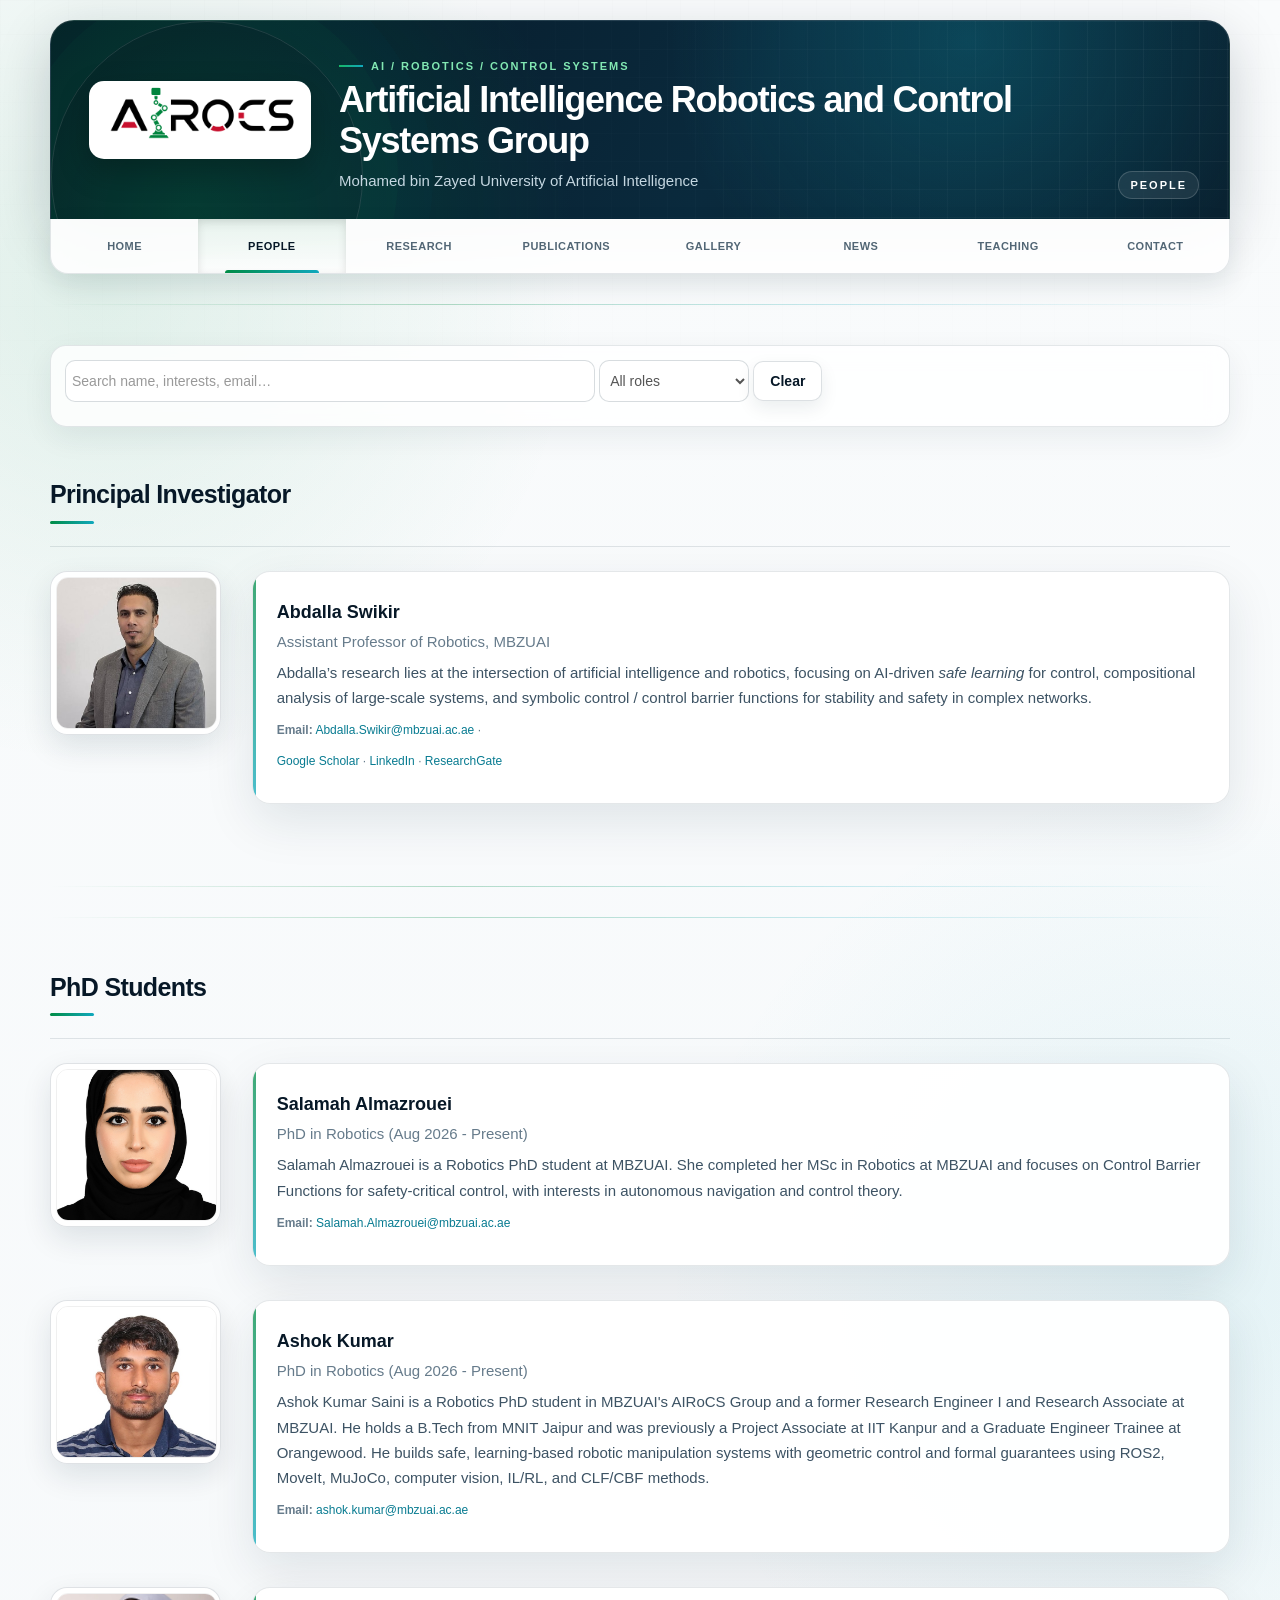
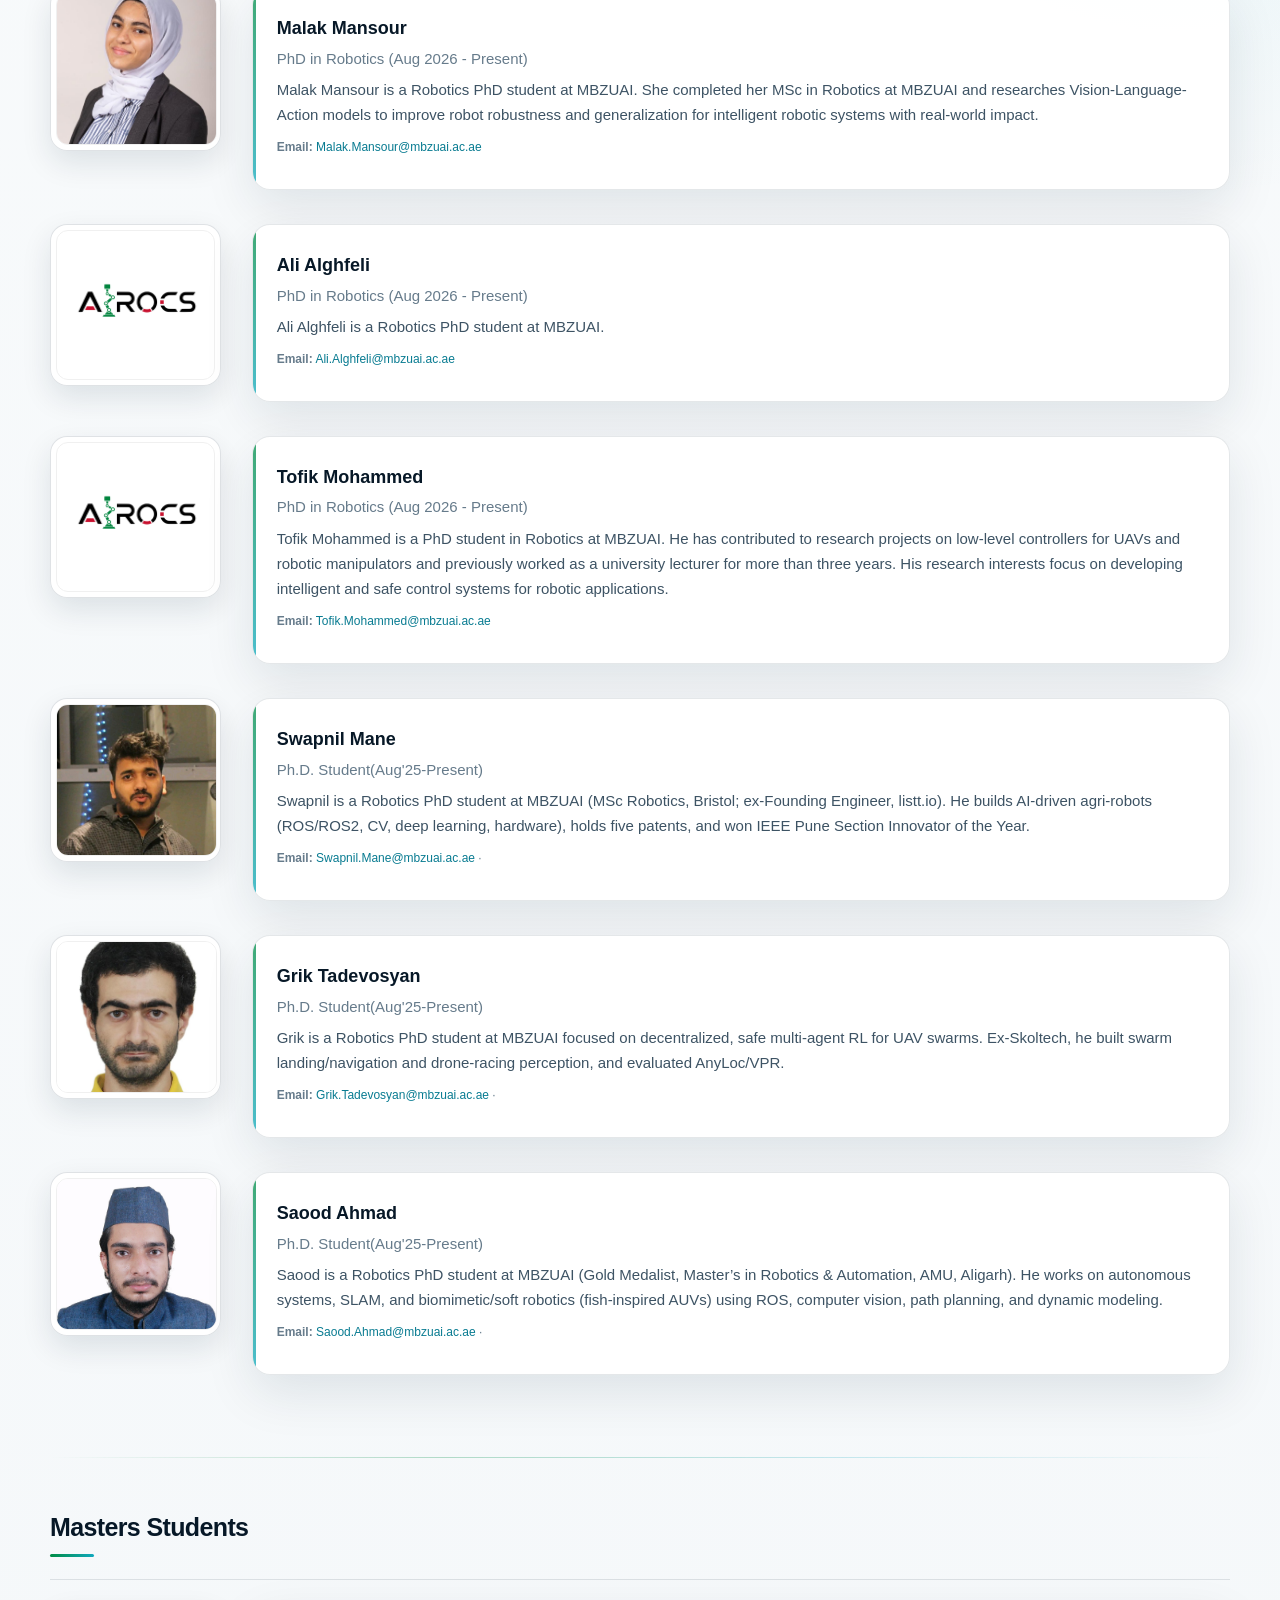
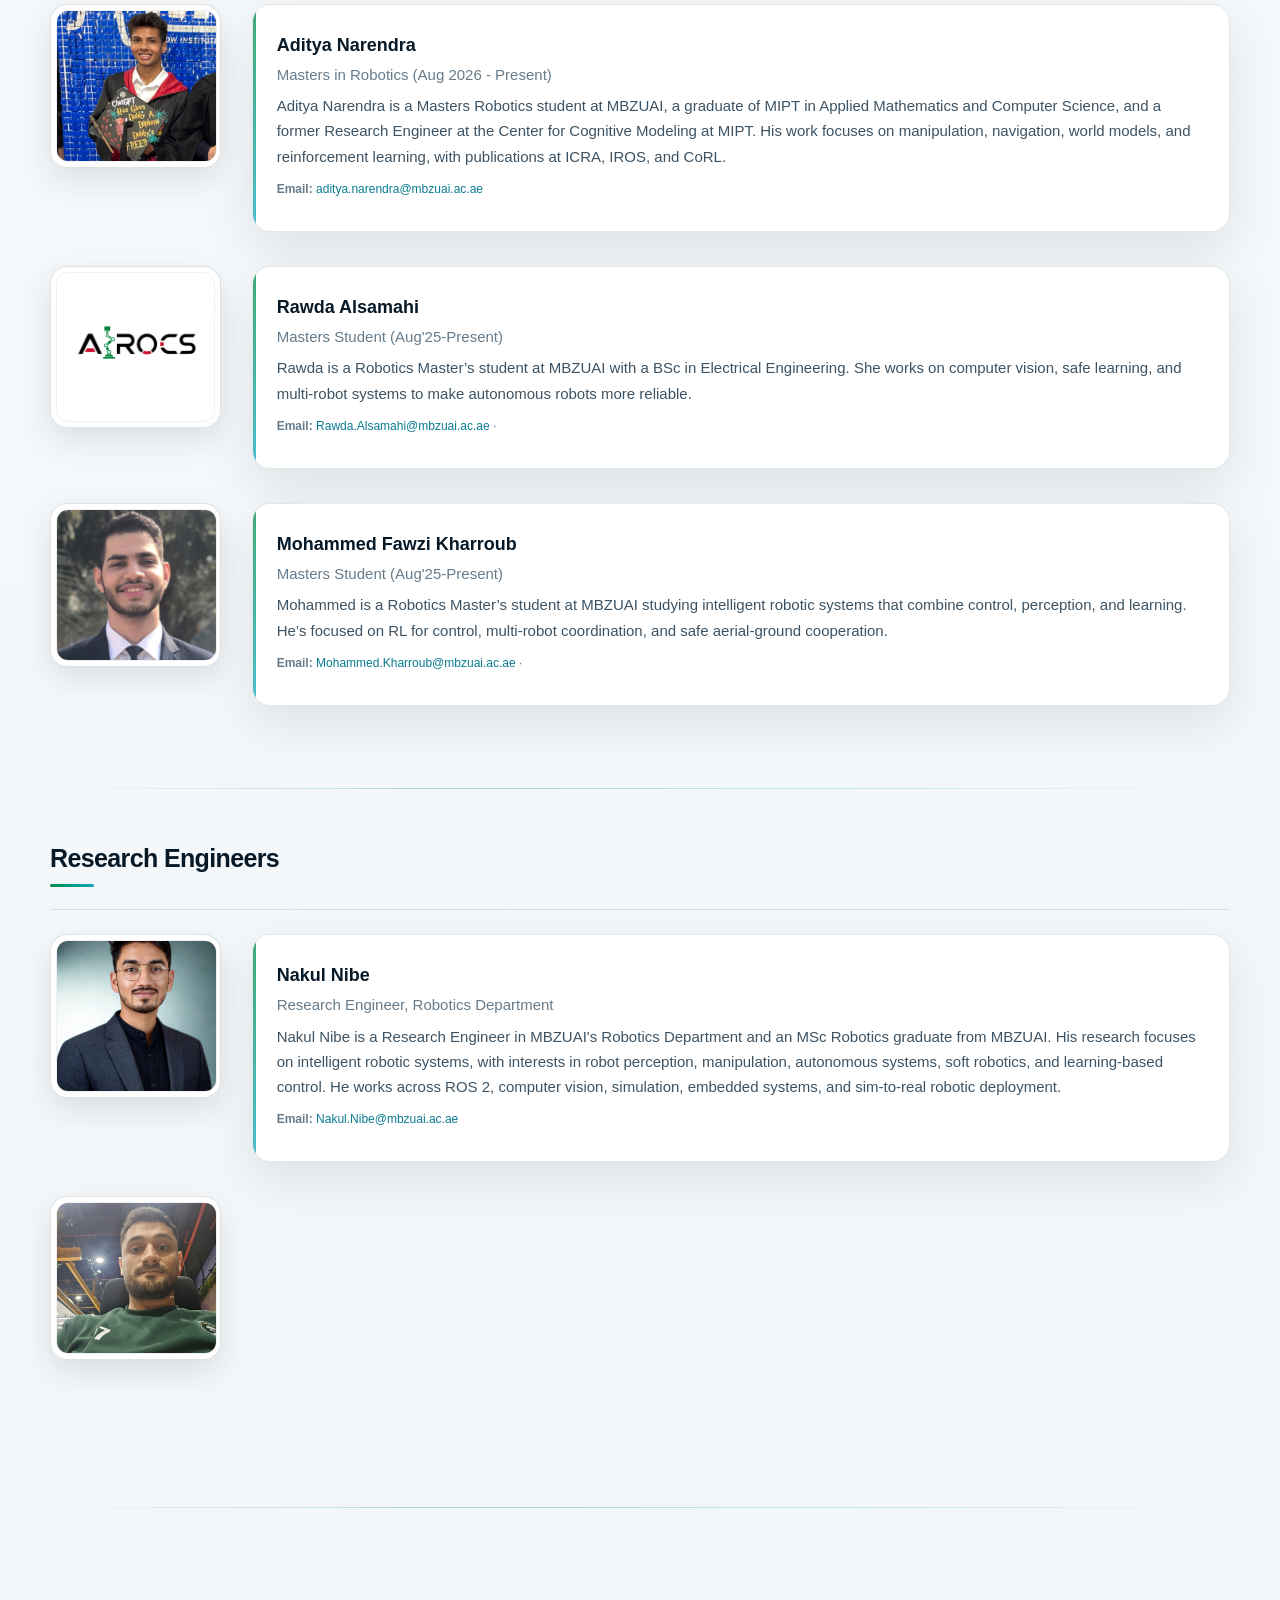
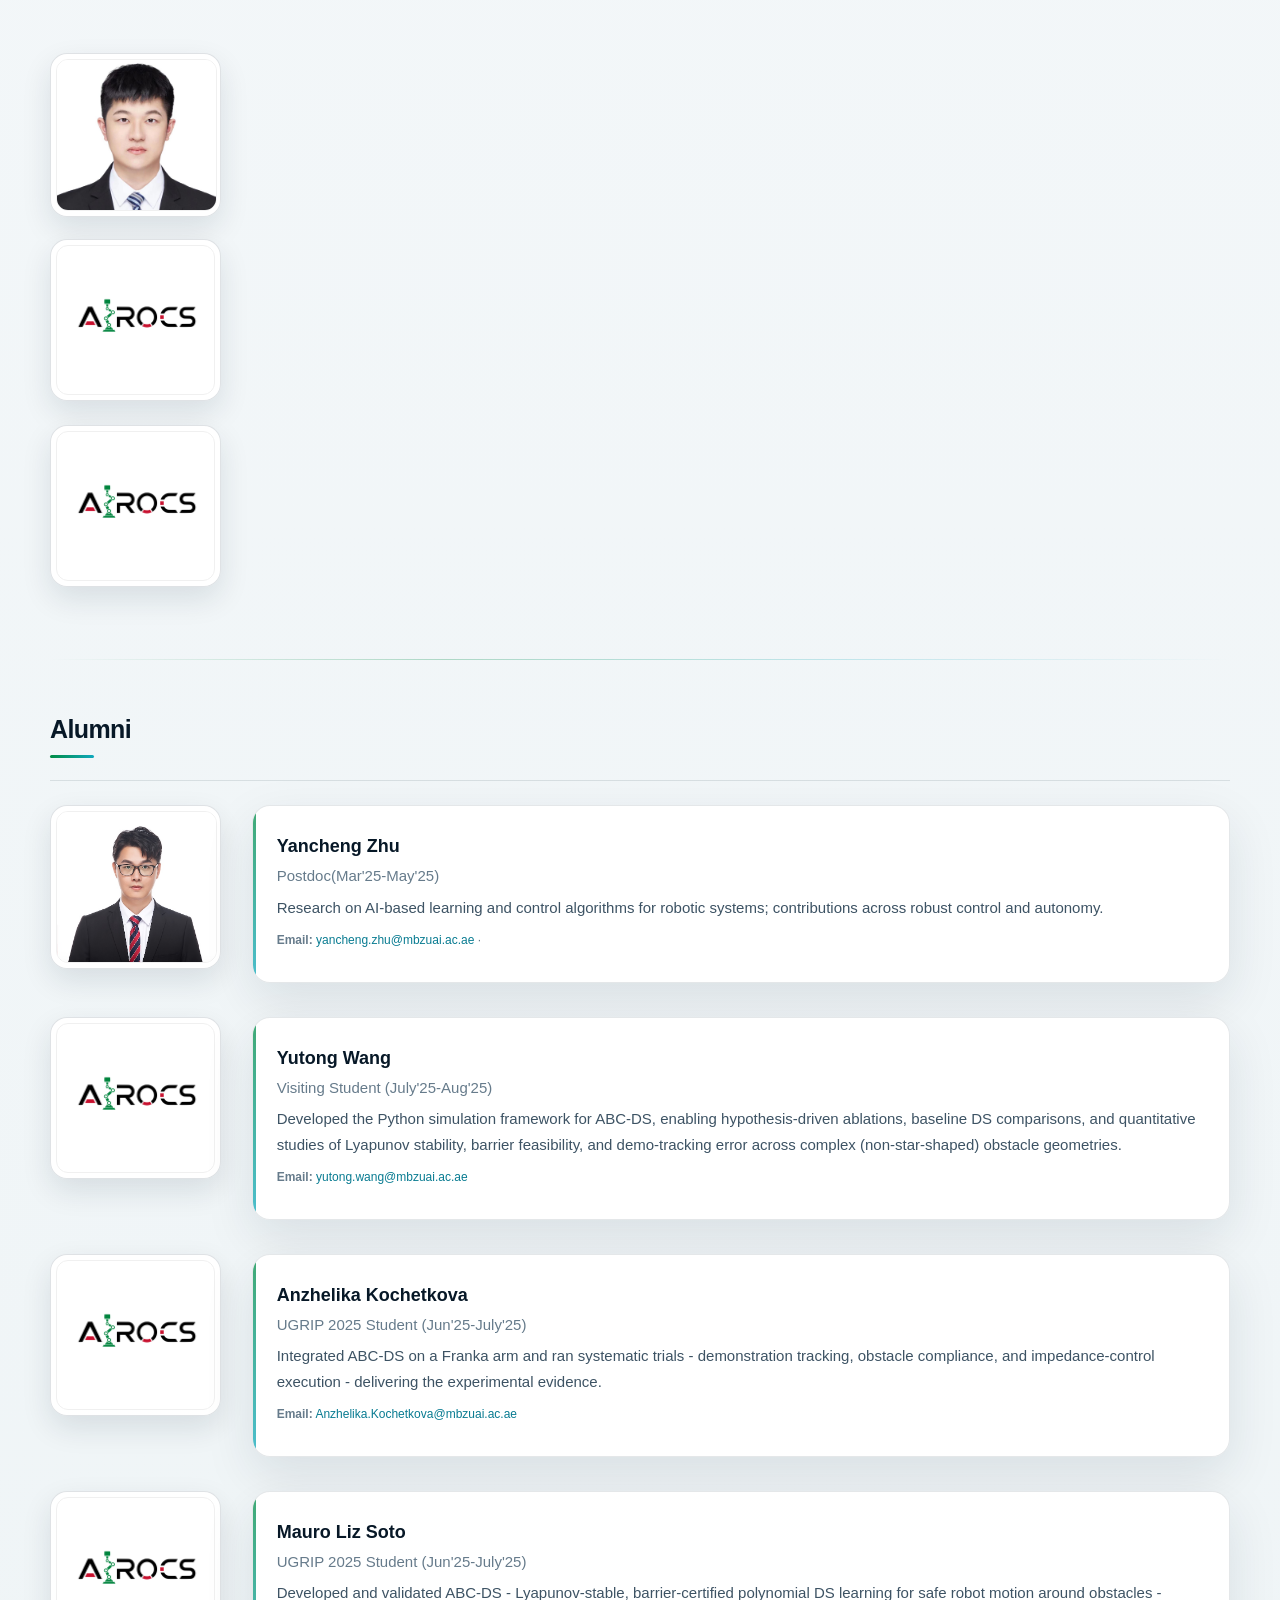
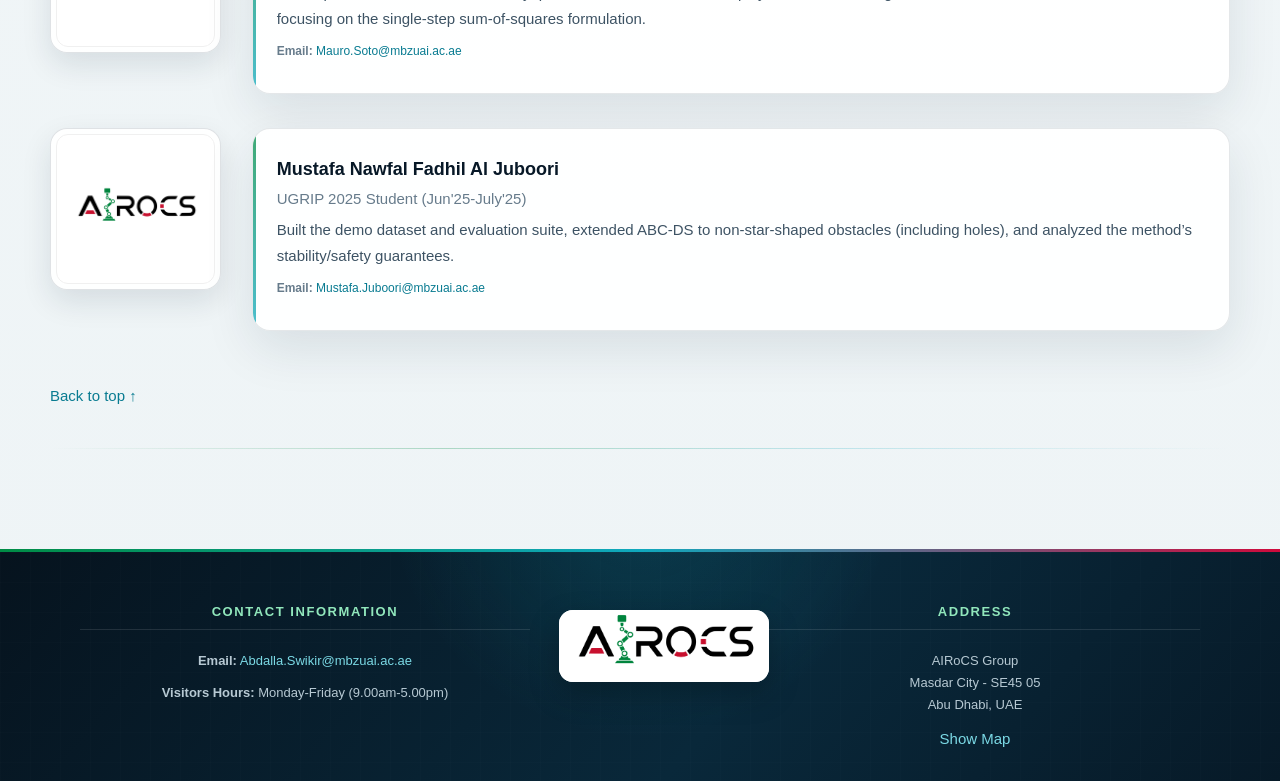
<file: people.html>
<!DOCTYPE html>
<html lang="en">

<head>
  <meta charset="utf-8">
  <title>People</title>
  <meta name="viewport" content="width=device-width, initial-scale=1.0">
  <meta name="description" content="People | AIRoCS Group | Mohamed bin Zayed University of Artificial Intelligence">
  <meta name="author" content="AIRoCS Group">
  <link href="css/bootstrap.min.css" rel="stylesheet">
  <link href="css/bootstrap-responsive.min.css" rel="stylesheet">
  <link href="css/theme.css" rel="stylesheet">
  <style>
    /* Lightweight, Bootstrap-2-friendly tweaks */
    .subhead h1 {
      font-size: 1.6rem;
      line-height: 1.2;
      margin: .4em 0;
    }

    .people-toolbar {
      margin: 10px 0 20px;
    }

    .people-toolbar .controls {
      margin-bottom: 10px;
    }

    .person-card {
      border: 1px solid #eee;
      background: #fff;
      border-radius: 4px;
      padding: 12px;
      margin-bottom: 12px;
    }

    .nav-toggle {
      display: none;
      background: #08c;
      color: #fff;
      border: 0;
      padding: 10px 12px;
      font-size: 15px;
      border-radius: 4px;
      font-weight: 600;
      text-transform: uppercase;
      box-sizing: border-box;
      line-height: 1;
    }

    .nav-toggle-bar {
      display: block;
      width: 22px;
      height: 2px;
      background: #fff;
      margin: 4px 0;
    }

    .person-photo {
      width: 100%;
      max-height: 180px;
      object-fit: cover;
      border-radius: 3px;
      border: 1px solid #f0f0f0;
      background: #fafafa;
    }

    .person-name {
      font-weight: 600;
      margin: 6px 0 4px;
      line-height: 1.25;
    }

    .person-meta {
      color: #666;
      margin-bottom: 6px;
    }

    .person-tags .label {
      margin-right: 6px;
      margin-bottom: 4px;
      display: inline-block;
    }

    .muted-small {
      color: #777;
      font-size: 12px;
    }

    .section-pad {
      margin-top: 18px;
    }

    .page-header {
      margin-top: 0;
    }

    .callout {
      border-left: 4px solid #08c;
      background: #f6fbff;
      padding: 10px 12px;
      border-radius: 3px;
      margin: 12px 0 18px;
    }

    .bs-docs-sidenav>li>a {
      padding: 8px 12px;
    }

    @media (max-width: 767px) {
      .person-card {
        padding: 10px;
      }

      .masthead .navbar-inner {
        position: relative;
        padding: 16px 12px 12px;
      }

      .nav-toggle {
        display: block;
        position: absolute;
        top: 12px;
        right: 12px;
        width: auto;
        padding: 8px 12px;
        background: #08c;
      }

      .masthead .nav {
        display: none !important;
        float: none;
        width: 100%;
        margin: 44px 0 0;
        border: 1px solid #e5e5e5;
        border-radius: 4px;
        background: #fff;
        box-sizing: border-box;
        list-style: none;
        padding: 0;
        flex-direction: column;
      }

      .masthead .nav.open {
        display: flex !important;
      }

      .masthead .nav>li {
        float: none;
        border-top: 1px solid #e5e5e5;
        width: 100%;
      }

      .masthead .nav>li:first-child {
        border-top: 0;
      }

      .masthead .nav>li>a {
        display: block;
        padding: 12px 14px;
        line-height: 1.4;
      }

      .subhead h1 {
        font-size: 1.3rem;
      }

      .subhead .lead {
        font-size: 1rem;
      }
    }
  </style>
  <link href="css/airocs-modern.css" rel="stylesheet">
  <link rel="icon" href="images/airocs-logo.png" type="image/png">
</head>

<body>
  <div class="container">
    <header class="jumbotron subhead" id="overview">
      <div class="hero-brand">
        <a class="hero-logo-link" href="index.html" aria-label="AIRoCS home">
          <img class="site-logo" src="images/airocs-logo.png" alt="AIRoCS Group logo">
        </a>
        <div class="hero-copy">
          <span class="hero-kicker">AI / Robotics / Control Systems</span>
          <h1>Artificial Intelligence Robotics and Control Systems Group</h1>
          <p class="lead">Mohamed bin Zayed University of Artificial Intelligence</p>
        </div>
      </div>
    </header>

    <div class="masthead">
      <div class="navbar">
        <div class="navbar-inner">
          <div class="container">
            <button type="button" class="nav-toggle" aria-expanded="false" aria-controls="primary-nav" aria-label="Toggle navigation">
              <span class="nav-toggle-bar"></span>
              <span class="nav-toggle-bar"></span>
              <span class="nav-toggle-bar"></span>
            </button>
            <ul class="nav" id="primary-nav">
              <li><a href="index.html">Home</a></li>
              <li class="active"><a href="#">People</a></li>
              <li><a href="research.html">Research</a></li>
              <li><a href="publications.html">Publications</a></li>
              <li><a href="gallery.html">Gallery</a></li>
              <li><a href="news.html">News</a></li>
              <li><a href="teaching.html">Teaching</a></li>
              <li><a href="contact.html">Contact</a></li>
            </ul>
          </div>
        </div>
      </div>
    </div>

    <hr>

    <div class="row-fluid">
      <!-- Sticky in-page nav -->
      <!-- <div class="span3 bs-docs-sidebar" id="navparent">
        <ul class="nav nav-list bs-docs-sidenav" data-spy="affix" data-offset-top="200" data-offset-bottom="260">
          <li><a href="#principalinvestigator">Principal Investigator</a></li>
          <li><a href="#postdoctoral">Postdoctoral Researchers</a></li>
          <li><a href="#phd">PhD Students</a></li>
          <li><a href="#masters">Master Students</a></li>
          <li><a href="#research-engineers">Research Engineers</a></li>
          <li><a href="#visiting">Visiting Scholors</a></li>
          <li><a href="#intern">Interns</a></li>
          <li><a href="#alumni">Alumni</a></li>
        </ul>
      </div> -->

      <div class="span12">
        <!-- Page tools -->
        <div class="people-toolbar">
          <form class="form-inline controls">
            <input id="peopleSearch" type="text" class="input-xxlarge" placeholder="Search name, interests, email…">
            <select id="roleFilter" class="input-medium">
              <option value="all">All roles</option>
              <option value="pi">PI</option>
              <option value="postdoc">Postdoc</option>
              <option value="phd">PhD Students</option>
              <option value="master-students">Master Students</option>
              <option value="research-engineer">Research Engineer</option>
              <option value="visiting-scholars">Visiting Scholors</option>
              <option value="intern">Interns</option>
              <option value="alumni">Alumni</option>
            </select>
            <button id="clearFilters" type="button" class="btn">Clear</button>
          </form>
        </div>

        <!-- PI -->
        <section id="principalinvestigator" class="section-pad">
          <div class="page-header">
            <h3>Principal Investigator</h3>
          </div>
          <div class="row-fluid">
            <div class="span2">
              <a href="https://sites.google.com/view/swikir/home" class="thumbnail"
                aria-label="Abdalla Swikir personal site">
                <img class="person-photo" src="people_img/Abdalla.jpg" alt="Portrait of Abdalla Swikir">
              </a>
            </div>
            <div class="span10">
              <div class="person-card" data-role="pi" data-name="Swikir, Abdalla">
                <div class="person-name">Abdalla Swikir</div>
                <div class="person-meta">Assistant Professor of Robotics, MBZUAI</div>
                <p>
                  Abdalla’s research lies at the intersection of artificial intelligence and robotics, focusing on
                  AI-driven <em>safe learning</em> for control, compositional analysis of large-scale systems, and
                  symbolic control / control barrier functions for stability and safety in complex networks.
                </p>
                <!-- <p class="person-tags">
                  <span class="label label-important">Safety</span>
                  <span class="label label-success">Learning-based Control</span>
                  <span class="label">Symbolic Control</span>
                  <span class="label">CBFs</span>
                </p> -->
                <p class="muted-small">
                  <b>Email:</b> <a href="mailto:Abdalla.Swikir@mbzuai.ac.ae">Abdalla.Swikir@mbzuai.ac.ae</a> ·
                  <!-- <b>Address:</b> Masdar City, Building 1B, 1st Floor, Abu Dhabi, UAE -->
                </p>
                <p class="muted-small">
                  <!-- <a href="https://www.myperfectcv.co.uk/cv-examples/chemistry-Group-technician-cv-sample">CV</a> · -->
                  <a href="http://scholar.google.com">Google Scholar</a> ·
                  <a href="https://www.linkedin.com">LinkedIn</a> ·
                  <a href="http://www.researchgate.net">ResearchGate</a>
                </p>
              </div>
          </div>
        </div>
      </section>

        <hr>

        <!-- Postdocs -->
        <!-- <section id="postdoctoral" class="section-pad">
          <div class="page-header">
            <h3>Postdoctoral Researchers</h3>
          </div>
          <div class="callout"> -->
        <!-- We’re hiring postdocs in <strong>aerial manipulation</strong>, <strong>vision-language navigation</strong>, -->
        <!-- and <strong>safe RL</strong>. Email your CV to -->
        <!-- <a href="mailto:Abdalla.Swikir@mbzuai.ac.ae">Abdalla.Swikir@mbzuai.ac.ae</a>. -->
        <!-- </div>
        </section> -->

        <hr>

        <!-- PhD Students (new; replaces Graduate Students) -->
        <section id="phd" class="section-pad">
          <div class="page-header">
            <h3>PhD Students</h3>
          </div>

          <!-- Salamah Almazrouei -->
          <div class="row-fluid">
            <div class="span2">
              <a href="index.html" class="thumbnail" aria-label="Salamah Almazrouei profile">
                <img class="person-photo" src="people_img/salamah.jpg" alt="Portrait of Salamah Almazrouei">
              </a>
            </div>
            <div class="span10">
              <div class="person-card" data-role="phd" data-name="Almazrouei, Salamah">
                <div class="person-name">Salamah Almazrouei</div>
                <div class="person-meta">PhD in Robotics (Aug 2026 - Present)</div>
                <p>
                  Salamah Almazrouei is a Robotics PhD student at MBZUAI. She completed her MSc in Robotics at MBZUAI
                  and focuses on Control Barrier Functions for safety-critical control, with interests in autonomous
                  navigation and control theory.
                </p>
                <p class="muted-small">
                  <b>Email:</b> <a href="mailto:Salamah.Almazrouei@mbzuai.ac.ae">Salamah.Almazrouei@mbzuai.ac.ae</a>
                </p>
              </div>
            </div>
          </div>

          <!-- Ashok Kumar -->
          <div class="row-fluid">
            <div class="span2">
              <a href="index.html" class="thumbnail" aria-label="Ashok Kumar profile">
                <img class="person-photo" src="people_img/Ashok.jpg" alt="Portrait of Ashok Kumar">
              </a>
            </div>
            <div class="span10">
              <div class="person-card" data-role="phd" data-name="Kumar, Ashok">
                <div class="person-name">Ashok Kumar</div>
                <div class="person-meta">PhD in Robotics (Aug 2026 - Present)</div>
                <p>
                  Ashok Kumar Saini is a Robotics PhD student in MBZUAI's AIRoCS Group and a former
                  Research Engineer I and Research Associate at MBZUAI. He holds a B.Tech from MNIT Jaipur and was
                  previously a Project Associate at IIT Kanpur and a Graduate Engineer Trainee at Orangewood. He
                  builds safe, learning-based robotic manipulation systems with geometric control and formal
                  guarantees using ROS2, MoveIt, MuJoCo, computer vision, IL/RL, and CLF/CBF methods.
                </p>
                <p class="muted-small">
                  <b>Email:</b> <a href="mailto:ashok.kumar@mbzuai.ac.ae">ashok.kumar@mbzuai.ac.ae</a>
                </p>
              </div>
            </div>
          </div>

          <!-- Malak Mansour -->
          <div class="row-fluid">
            <div class="span2">
              <a href="index.html" class="thumbnail" aria-label="Malak Mansour profile">
                <img class="person-photo" src="people_img/Malak.jpg" alt="Portrait of Malak Mansour">
              </a>
            </div>
            <div class="span10">
              <div class="person-card" data-role="phd" data-name="Mansour, Malak">
                <div class="person-name">Malak Mansour</div>
                <div class="person-meta">PhD in Robotics (Aug 2026 - Present)</div>
                <p>
                  Malak Mansour is a Robotics PhD student at MBZUAI. She completed her MSc in Robotics at
                  MBZUAI and researches Vision-Language-Action models to improve robot robustness and generalization
                  for intelligent robotic systems with real-world impact.
                </p>
                <p class="muted-small">
                  <b>Email:</b> <a href="mailto:Malak.Mansour@mbzuai.ac.ae">Malak.Mansour@mbzuai.ac.ae</a>
                </p>
              </div>
            </div>
          </div>

          <!-- Ali Alghfeli -->
          <div class="row-fluid">
            <div class="span2">
              <a href="index.html" class="thumbnail" aria-label="Ali Alghfeli profile">
                <img class="person-photo" src="images/airocs-logo.png" alt="AIRoCS logo placeholder for Ali Alghfeli">
              </a>
            </div>
            <div class="span10">
              <div class="person-card" data-role="phd" data-name="Alghfeli, Ali">
                <div class="person-name">Ali Alghfeli</div>
                <div class="person-meta">PhD in Robotics (Aug 2026 - Present)</div>
                <p>
                  Ali Alghfeli is a Robotics PhD student at MBZUAI.
                </p>
                <p class="muted-small">
                  <b>Email:</b> <a href="mailto:Ali.Alghfeli@mbzuai.ac.ae">Ali.Alghfeli@mbzuai.ac.ae</a>
                </p>
              </div>
            </div>
          </div>

          <!-- Tofik Mohammed -->
          <div class="row-fluid">
            <div class="span2">
              <a href="index.html" class="thumbnail" aria-label="Tofik Mohammed profile">
                <img class="person-photo" src="images/airocs-logo.png" alt="AIRoCS logo placeholder for Tofik Mohammed">
              </a>
            </div>
            <div class="span10">
              <div class="person-card" data-role="phd" data-name="Mohammed, Tofik">
                <div class="person-name">Tofik Mohammed</div>
                <div class="person-meta">PhD in Robotics (Aug 2026 - Present)</div>
                <p>
                  Tofik Mohammed is a PhD student in Robotics at MBZUAI. He has contributed to research projects on
                  low-level controllers for UAVs and robotic manipulators and previously worked as a university
                  lecturer for more than three years. His research interests focus on developing intelligent and safe
                  control systems for robotic applications.
                </p>
                <p class="muted-small">
                  <b>Email:</b> <a href="mailto:Tofik.Mohammed@mbzuai.ac.ae">Tofik.Mohammed@mbzuai.ac.ae</a>
                </p>
              </div>
            </div>
          </div>

          <!-- Swapnil Mane -->
          <div class="row-fluid">
            <div class="span2">
              <a href="index.html" class="thumbnail" aria-label="Swapnil Mane profile">
                <img class="person-photo" src="people_img/SwapnilMane.jpeg" alt="Portrait placeholder for Swapnil Mane">
              </a>
            </div>
            <div class="span10">
              <div class="person-card" data-role="phd" data-name="Mane, Swapnil">
                <div class="person-name">Swapnil Mane</div>
                <div class="person-meta">Ph.D. Student(Aug'25-Present)</div>
                <p>
                  Swapnil is a Robotics PhD student at MBZUAI (MSc Robotics, Bristol; ex-Founding Engineer, listt.io).
                  He builds AI-driven agri-robots (ROS/ROS2, CV, deep learning, hardware), holds five patents, and won
                  IEEE Pune Section Innovator of the Year.
                </p>
                <!-- <p class="person-tags">
                  <span class="label">Robotics</span>
                  <span class="label label-success">ROS2</span>
                  <span class="label label-important">SLAM</span>
                </p> -->
                <p class="muted-small">
                  <b>Email:</b> <a href="mailto:Swapnil.Mane@mbzuai.ac.ae">Swapnil.Mane@mbzuai.ac.ae</a> ·
                  <!-- <b>Address:</b> Masdar City, Building 1B, 1st Floor, Abu Dhabi, UAE -->
                </p>
              </div>
            </div>
          </div>

          <!-- Grik -->
          <div class="row-fluid">
            <div class="span2">
              <a href="index.html" class="thumbnail" aria-label="Grik profile">
                <img class="person-photo" src="people_img/Grik.jpg" alt="Portrait placeholder for Grik">
              </a>
            </div>
            <div class="span10">
              <div class="person-card" data-role="phd" data-name="Grik">
                <div class="person-name">Grik Tadevosyan</div>
                <div class="person-meta">Ph.D. Student(Aug'25-Present)</div>
                <p>
                  Grik is a Robotics PhD student at MBZUAI focused on decentralized, safe multi-agent RL for UAV swarms.
                  Ex-Skoltech, he built swarm landing/navigation and drone-racing perception, and evaluated AnyLoc/VPR.
                </p>
                <!-- <p class="person-tags">
                  <span class="label">Safe RL</span>
                  <span class="label label-success">Perception</span>
                  <span class="label">UAV Swarm</span>
                </p> -->
                <p class="muted-small">
                  <b>Email:</b> <a href="mailto:Grik.Tadevosyan@mbzuai.ac.ae">Grik.Tadevosyan@mbzuai.ac.ae</a> ·
                  <!-- <b>Address:</b> Masdar City, Building 1B, 1st Floor, Abu Dhabi, UAE -->
                </p>
              </div>
            </div>
          </div>

          <!-- Saood -->
          <div class="row-fluid">
            <div class="span2">
              <a href="index.html" class="thumbnail" aria-label="Saood profile">
                <img class="person-photo" src="people_img/saood.jfif" alt="Portrait placeholder for Saood">
              </a>
            </div>
            <div class="span10">
              <div class="person-card" data-role="phd" data-name="Saood">
                <div class="person-name">Saood Ahmad</div>
                <div class="person-meta">Ph.D. Student(Aug'25-Present)</div>
                <p>
                  Saood is a Robotics PhD student at MBZUAI (Gold Medalist, Master’s in Robotics & Automation, AMU,
                  Aligarh). He works on autonomous systems, SLAM, and biomimetic/soft robotics (fish-inspired AUVs)
                  using ROS, computer vision, path planning, and dynamic modeling.
                </p>
                <!-- <p class="person-tags">
                  <span class="label">Soft Robotics</span>
                  <span class="label">Modeling</span>
                  <span class="label label-info">Navigation</span>
                </p> -->
                <p class="muted-small">
                  <b>Email:</b> <a href="mailto:Saood.Ahmad@mbzuai.ac.ae">Saood.Ahmad@mbzuai.ac.ae</a> ·
                  <!-- <b>Address:</b> Masdar City, Building 1B, 1st Floor, Abu Dhabi, UAE -->
                </p>
              </div>
            </div>
          </div>
        </section>

        <hr>

        <!--Masters Student  -->
        <section id="masters" class="section-pad">
          <div class="page-header">
            <h3>Masters Students</h3>
          </div>

          <!-- Aditya Narendra -->
          <div class="row-fluid">
            <div class="span2">
              <a href="index.html" class="thumbnail" aria-label="Aditya Narendra profile">
                <img class="person-photo" src="people_img/aditya_narendra.jpg" alt="Portrait of Aditya Narendra">
              </a>
            </div>
            <div class="span10">
              <div class="person-card" data-role="master-students" data-name="Narendra, Aditya">
                <div class="person-name">Aditya Narendra</div>
                <div class="person-meta">Masters in Robotics (Aug 2026 - Present)</div>
                <p>
                  Aditya Narendra is a Masters Robotics student at MBZUAI, a graduate of MIPT in Applied
                  Mathematics and Computer Science, and a former Research Engineer at the Center for Cognitive
                  Modeling at MIPT. His work focuses on manipulation, navigation, world models, and reinforcement
                  learning, with publications at ICRA, IROS, and CoRL.
                </p>
                <p class="muted-small">
                  <b>Email:</b> <a href="mailto:aditya.narendra@mbzuai.ac.ae">aditya.narendra@mbzuai.ac.ae</a>
                </p>
              </div>
            </div>
          </div>

          <!-- Rawda Alsamahi -->
          <div class="row-fluid">
            <div class="span2">
              <a href="https://abdallaswikirrobotlab.github.io/Robot_Lab_Website/index.html" class="thumbnail"
                aria-label="Rawda Alsamahi profile">
                <img class="person-photo" src="images/airocs-logo.png" alt="AIRoCS logo placeholder for Rawda Alsamahi">
              </a>
            </div>
            <div class="span10">
              <div class="person-card" data-role="master-students" data-name="RAWDA">
                <div class="person-name">Rawda Alsamahi</div>
                <div class="person-meta">Masters Student (Aug'25-Present)</div>
                <p>
                  Rawda is a Robotics Master’s student at MBZUAI with a BSc in Electrical Engineering. She works on
                  computer vision, safe learning, and multi-robot systems to make autonomous robots more reliable.
                </p>
                <p class="muted-small">
                  <b>Email:</b> <a href="mailto:Rawda.Alsamahi@mbzuai.ac.ae">Rawda.Alsamahi@mbzuai.ac.ae</a> ·
                </p>
              </div>
            </div>
          </div>

          <!-- Mohammed Fawzi Kharroub -->
          <div class="row-fluid">
            <div class="span2">
              <a href="https://abdallaswikirrobotlab.github.io/Robot_Lab_Website/index.html" class="thumbnail"
                aria-label="Mohammed Kharroub profile">
                <img class="person-photo" src="people_img/Fawzi.jpg" alt="Portrait of Mohammed Fawzi Kharroub">
              </a>
            </div>
            <div class="span10">
              <div class="person-card" data-role="master-students" data-name="MOHAMMED">
                <div class="person-name">Mohammed Fawzi Kharroub</div>
                <div class="person-meta">Masters Student (Aug'25-Present)</div>
                <p>
                  Mohammed is a Robotics Master’s student at MBZUAI studying intelligent robotic systems that combine
                  control, perception, and learning. He’s focused on RL for control, multi-robot coordination, and safe
                  aerial-ground cooperation.
                </p>
                <p class="muted-small">
                  <b>Email:</b> <a href="mailto:Mohammed.Kharroub@mbzuai.ac.ae">Mohammed.Kharroub@mbzuai.ac.ae</a> ·
                </p>
              </div>
            </div>
          </div>

        </section>

        <hr>

        <!-- Research Engineers -->
        <section id="research-engineers" class="section-pad">
          <div class="page-header">
            <h3>Research Engineers</h3>
          </div>

          <!-- Nakul Nibe -->
          <div class="row-fluid">
            <div class="span2">
              <a href="index.html" class="thumbnail" aria-label="Nakul Nibe profile">
                <img class="person-photo" src="people_img/Nakul_Nibe.png" alt="Portrait of Nakul Nibe">
              </a>
            </div>
            <div class="span10">
              <div class="person-card" data-role="research-engineer" data-name="Nibe, Nakul">
                <div class="person-name">Nakul Nibe</div>
                <div class="person-meta">Research Engineer, Robotics Department</div>
                <p>
                  Nakul Nibe is a Research Engineer in MBZUAI's Robotics Department and an MSc Robotics graduate from
                  MBZUAI. His research focuses on intelligent robotic systems, with interests in robot perception,
                  manipulation, autonomous systems, soft robotics, and learning-based control. He works across ROS 2,
                  computer vision, simulation, embedded systems, and sim-to-real robotic deployment.
                </p>
                <p class="muted-small">
                  <b>Email:</b> <a href="mailto:Nakul.Nibe@mbzuai.ac.ae">Nakul.Nibe@mbzuai.ac.ae</a>
                </p>
              </div>
            </div>
          </div>

          <!-- Ramy Kachwaa -->
          <div class="row-fluid">
            <div class="span2">
              <a href="index.html" class="thumbnail" aria-label="Ramy Kachwaa profile">
                <img class="person-photo" src="people_img/Ramy_Kachwaa.jpg" alt="Portrait of Ramy Kachwaa">
              </a>
            </div>
            <div class="span10">
              <div class="person-card" data-role="research-engineer" data-name="Kachwaa, Ramy">
                <div class="person-name">Ramy Kachwaa</div>
                <div class="person-meta">Research Engineer, Robotics Department</div>
                <p>
                  Ramy Kachwaa is a Research Engineer in MBZUAI's Robotics Department, with a master's degree in
                  Robotics and a bachelor's degree in Mechatronics. His work spans navigation, motion planning,
                  robotic manipulation, soft robotics, and control, using ROS1, ROS2, MoveIt, MuJoCo, and computer
                  vision.
                </p>
                <p class="muted-small">
                  <b>Email:</b> <a href="mailto:Ramy.Kachwaa@mbzuai.ac.ae">Ramy.Kachwaa@mbzuai.ac.ae</a>
                </p>
              </div>
            </div>
          </div>
        </section>

        <hr>
        <!-- Visiting Scholars -->
        <section id="visiting" class="section-pad">
          <div class="page-header">
            <h3>Visiting Scholars</h3>
          </div>

          <!-- Yichen Li -->
          <div class="row-fluid">
            <div class="span2">
              <a href="index.html" class="thumbnail" aria-label="Yichen Li profile">
                <img class="person-photo" src="people_img/yincheng.jpg" alt="Portrait of Yichen Li">
              </a>
            </div>
            <div class="span10">
              <div class="person-card" data-role="visiting-scholars" data-name="YICHEN LI">
                <div class="person-name">Yichen Li</div>
                <div class="person-meta">Visiting Student (July'25-Present) </div>
                <p>
                  <!-- Visiting student focusing on robotics projects with the Group. -->
                </p>
                <!-- <p class="person-tags">
             <span class="label">Robotics</span>
        </p> -->
              </div>
            </div>
          </div>

          <!-- Xinlin Zhuang -->
          <div class="row-fluid">
            <div class="span2">
              <a href="index.html" class="thumbnail" aria-label="Xinlin Zhuang profile">
                <img class="person-photo" src="images/airocs-logo.png" alt="AIRoCS logo placeholder for Xinlin Zhuang">
              </a>
            </div>
            <div class="span10">
              <div class="person-card" data-role="visiting-scholars" data-name="XINLIN ZHUANG">
                <div class="person-name">Xinlin Zhuang</div>
                <div class="person-meta">Visiting Student (July'25-Present)</div>
                <p>
                  <!-- Visiting student working in robotics and related research initiatives. -->
                </p>
                <!-- <p class="person-tags">
             <span class="label">Robotics</span>
        </p> -->
              </div>
            </div>
          </div>

          <!-- Haolin Yang -->
          <div class="row-fluid">
            <div class="span2">
              <a href="index.html" class="thumbnail" aria-label="Haolin Yang profile">
                <img class="person-photo" src="images/airocs-logo.png" alt="AIRoCS logo placeholder for Haolin Yang">
              </a>
            </div>
            <div class="span10">
              <div class="person-card" data-role="visiting-scholars" data-name="HAOLIN YANG">
                <div class="person-name">Haolin Yang</div>
                <div class="person-meta">Visiting Student (July'25-Present) </div>
                <p>
                  <!-- Visiting student contributing to robotics research in the Group. -->
                </p>
                <!-- <p class="person-tags">
             <span class="label">Robotics</span>
        </p> -->
              </div>
            </div>
          </div>
        </section>

        <hr>

        <!-- Alumni -->
        <section id="alumni" class="section-pad">
          <div class="page-header">
            <h3>Alumni</h3>
          </div>

          <div class="row-fluid">
            <div class="span2">
              <a href="https://abdallaswikirrobotlab.github.io/Robot_Lab_Website/index.html" class="thumbnail"
                aria-label="Yancheng Zhu profile">
                <img class="person-photo" src="people_img/Yancheng.jpg" alt="Portrait of Yancheng Zhu">
              </a>
            </div>
            <div class="span10">
              <div class="person-card" data-role="alumni" data-name="Zhu, Yancheng">
                <div class="person-name">Yancheng Zhu</div>
                <div class="person-meta">Postdoc(Mar'25-May'25)</div>
                <p>
                  Research on AI-based learning and control algorithms for robotic systems; contributions across robust
                  control and autonomy.
                </p>
                <p class="person-tags">
                  <!-- <span class="label label-success">Learning-based Control</span>
                  <span class="label">Autonomy</span> -->
                </p>
                <p class="muted-small">
                  <b>Email:</b> <a href="mailto:yancheng.zhu@mbzuai.ac.ae">yancheng.zhu@mbzuai.ac.ae</a> ·
                  <!-- <b>Last known:</b> Masdar City, Building 1B, 1st Floor, Abu Dhabi, UAE -->
                </p>
              </div>
            </div>
          </div>
          <div class="row-fluid">
            <div class="span2">
              <a href="index.html" class="thumbnail" aria-label="Yutong Wang profile">
                <img class="person-photo" src="images/airocs-logo.png" alt="AIRoCS logo placeholder for Yutong Wang">
              </a>
            </div>
            <div class="span10">
              <div class="person-card" data-role="alumni" data-name="Wang, Yutong">
                <div class="person-name">Yutong Wang</div>
                <div class="person-meta">Visiting Student (July'25-Aug'25)</div>
                <p>
                  Developed the Python simulation framework for ABC-DS, enabling hypothesis-driven ablations, baseline DS comparisons, and quantitative studies of Lyapunov stability, barrier feasibility, and demo-tracking error across complex (non-star-shaped) obstacle geometries.
                </p>
                <p class="muted-small">
                  <b>Email:</b> <a href="mailto:yutong.wang@mbzuai.ac.ae">yutong.wang@mbzuai.ac.ae</a>
                </p>
              </div>
            </div>
          </div>
          <div class="row-fluid">
            <div class="span2">
              <a href="index.html" class="thumbnail" aria-label="Anzhelika Kochetkova profile">
                <img class="person-photo" src="images/airocs-logo.png" alt="AIRoCS logo placeholder for Anzhelika Kochetkova">
              </a>
            </div>
            <div class="span10">
              <div class="person-card" data-role="alumni" data-name="Kochetkova, Anzhelika">
                <div class="person-name">Anzhelika Kochetkova</div>
                <div class="person-meta">UGRIP 2025 Student (Jun'25-July'25)</div>
                <p>
                  Integrated ABC-DS on a Franka arm and ran systematic trials - demonstration tracking, obstacle compliance, and impedance-control execution - delivering the experimental evidence.
                </p>
                <p class="muted-small">
                  <b>Email:</b> <a href="mailto:Anzhelika.Kochetkova@mbzuai.ac.ae">Anzhelika.Kochetkova@mbzuai.ac.ae</a>
                </p>
              </div>
            </div>
          </div>
          <div class="row-fluid">
            <div class="span2">
              <a href="index.html" class="thumbnail" aria-label="Mauro Liz Soto profile">
                <img class="person-photo" src="images/airocs-logo.png" alt="AIRoCS logo placeholder for Mauro Liz Soto">
              </a>
            </div>
            <div class="span10">
              <div class="person-card" data-role="alumni" data-name="Liz Soto, Mauro">
                <div class="person-name">Mauro Liz Soto</div>
                <div class="person-meta">UGRIP 2025 Student (Jun'25-July'25)</div>
                <p>
                  Developed and validated ABC-DS - Lyapunov-stable, barrier-certified polynomial DS learning for safe robot motion around obstacles - focusing on the single-step sum-of-squares formulation.
                </p>
                <p class="muted-small">
                  <b>Email:</b> <a href="mailto:Mauro.Soto@mbzuai.ac.ae">Mauro.Soto@mbzuai.ac.ae</a>
                </p>
              </div>
            </div>
          </div>
          <div class="row-fluid">
            <div class="span2">
              <a href="index.html" class="thumbnail"
                aria-label="Mustafa Nawfal Fadhil Al Juboori profile">
                <img class="person-photo" src="images/airocs-logo.png" alt="AIRoCS logo placeholder for Mustafa Nawfal Fadhil Al Juboori">
              </a>
            </div>
            <div class="span10">
              <div class="person-card" data-role="alumni" data-name="Juboori, Mustafa Nawfal Fadhil Al">
                <div class="person-name">Mustafa Nawfal Fadhil Al Juboori</div>
                <div class="person-meta">UGRIP 2025 Student (Jun'25-July'25)</div>
                <p>
                  Built the demo dataset and evaluation suite, extended ABC-DS to non-star-shaped obstacles (including holes), and analyzed the method’s stability/safety guarantees.
                </p>
                <p class="muted-small">
                  <b>Email:</b> <a href="mailto:Mustafa.Juboori@mbzuai.ac.ae">Mustafa.Juboori@mbzuai.ac.ae</a>
                </p>
              </div>
            </div>
          </div>
        </section>

        <p><a href="#top">Back to top ↑</a></p>
      </div>
    </div>

    <hr>
  </div>

  <footer id="footer">
    <div class="container-fluid">
      <div class="row-fluid">
        <div class="span5">
          <h3>Contact Information</h3>
          <p><b>Email:</b> <a href="mailto:Abdalla.Swikir@mbzuai.ac.ae">Abdalla.Swikir@mbzuai.ac.ae</a></p>
          <p><b>Visitors Hours: </b>Monday-Friday (9.00am-5.00pm)</p>
        </div>
        <div class="span2">
          <a href="https://abdallaswikirrobotlab.github.io/Robot_Lab_Website/">
            <img src="images/airocs-logo.png" alt="AIRoCS Group logo" />
          </a>
        </div>
        <div class="span5">
          <h3>Address</h3>
          <p>AIRoCS Group<br>Masdar City - SE45 05<br>Abu Dhabi, UAE</p>
          <a href="https://maps.app.goo.gl/gb7csNPpujr68AkG7">Show Map</a>
        </div>
      </div>
    </div>
  </footer>

  <!-- JS at end for performance -->
  <script src="js/jquery-1.9.1.min.js"></script>
  <script src="js/bootstrap.min.js"></script>
  <script>
    // Lightweight nav toggle for phones
    (function () {
      var $nav = $('#primary-nav');
      var $toggle = $('.nav-toggle');

      function syncState() {
        var isDesktop = $(window).width() > 767;
        if (isDesktop) {
          $nav.removeClass('open');
          $toggle.attr('aria-expanded', true);
        } else {
          $toggle.attr('aria-expanded', $nav.hasClass('open'));
        }
      }

      $toggle.on('click', function () {
        var isOpen = $nav.toggleClass('open').hasClass('open');
        $(this).attr('aria-expanded', isOpen);
      });

      $(window).on('resize orientationchange', syncState);
      syncState();
    })();

    // Scrollspy for sidebar
    $(document).ready(function () {
      $(document.body).scrollspy({ target: "#navparent" });
    });

    // Lightweight search + role filter
    (function () {
      function norm(s) { return (s || "").toString().toLowerCase(); }

      function updateSections() {
        $(".section-pad").each(function () {
          var $section = $(this);
          var $cards = $section.find(".person-card");
          if (!$cards.length) { return; }

          var hasVisible = $cards.filter(function () {
            return $(this).closest(".row-fluid").data("isVisible");
          }).length > 0;

          var $separator = $section.next("hr");
          var sectionId = $section.attr("id");
          if (sectionId) {
            var $navItem = $('.bs-docs-sidenav a[href="#' + sectionId + '"]').parent();
            $navItem.toggle(hasVisible);
          }

          if (hasVisible) {
            $section.show();
            if ($separator.length) { $separator.show(); }
          } else {
            $section.hide();
            if ($separator.length) { $separator.hide(); }
          }
        });
      }

      function applyFilters() {
        var q = norm($("#peopleSearch").val());
        var role = $("#roleFilter").val();

        $(".person-card").each(function () {
          var $card = $(this);
          var text = norm($card.text());
          var matchesQ = !q || text.indexOf(q) !== -1;
          var matchesRole = (role === "all") || (norm($card.data("role")) === norm(role));
          var isVisible = matchesQ && matchesRole;
          $card.closest(".row-fluid").toggle(isVisible).data("isVisible", isVisible);
        });

        updateSections();
      }

      function clearFilters() {
        $("#peopleSearch").val("");
        $("#roleFilter").val("all");
        applyFilters();
      }

      $("#peopleSearch").on("keyup", applyFilters);
      $("#roleFilter").on("change", applyFilters);
      $("#clearFilters").on("click", clearFilters);

      applyFilters();
    })();
  </script>
  <script src="js/airocs-modern.js"></script>
</body>

</html>
</file>
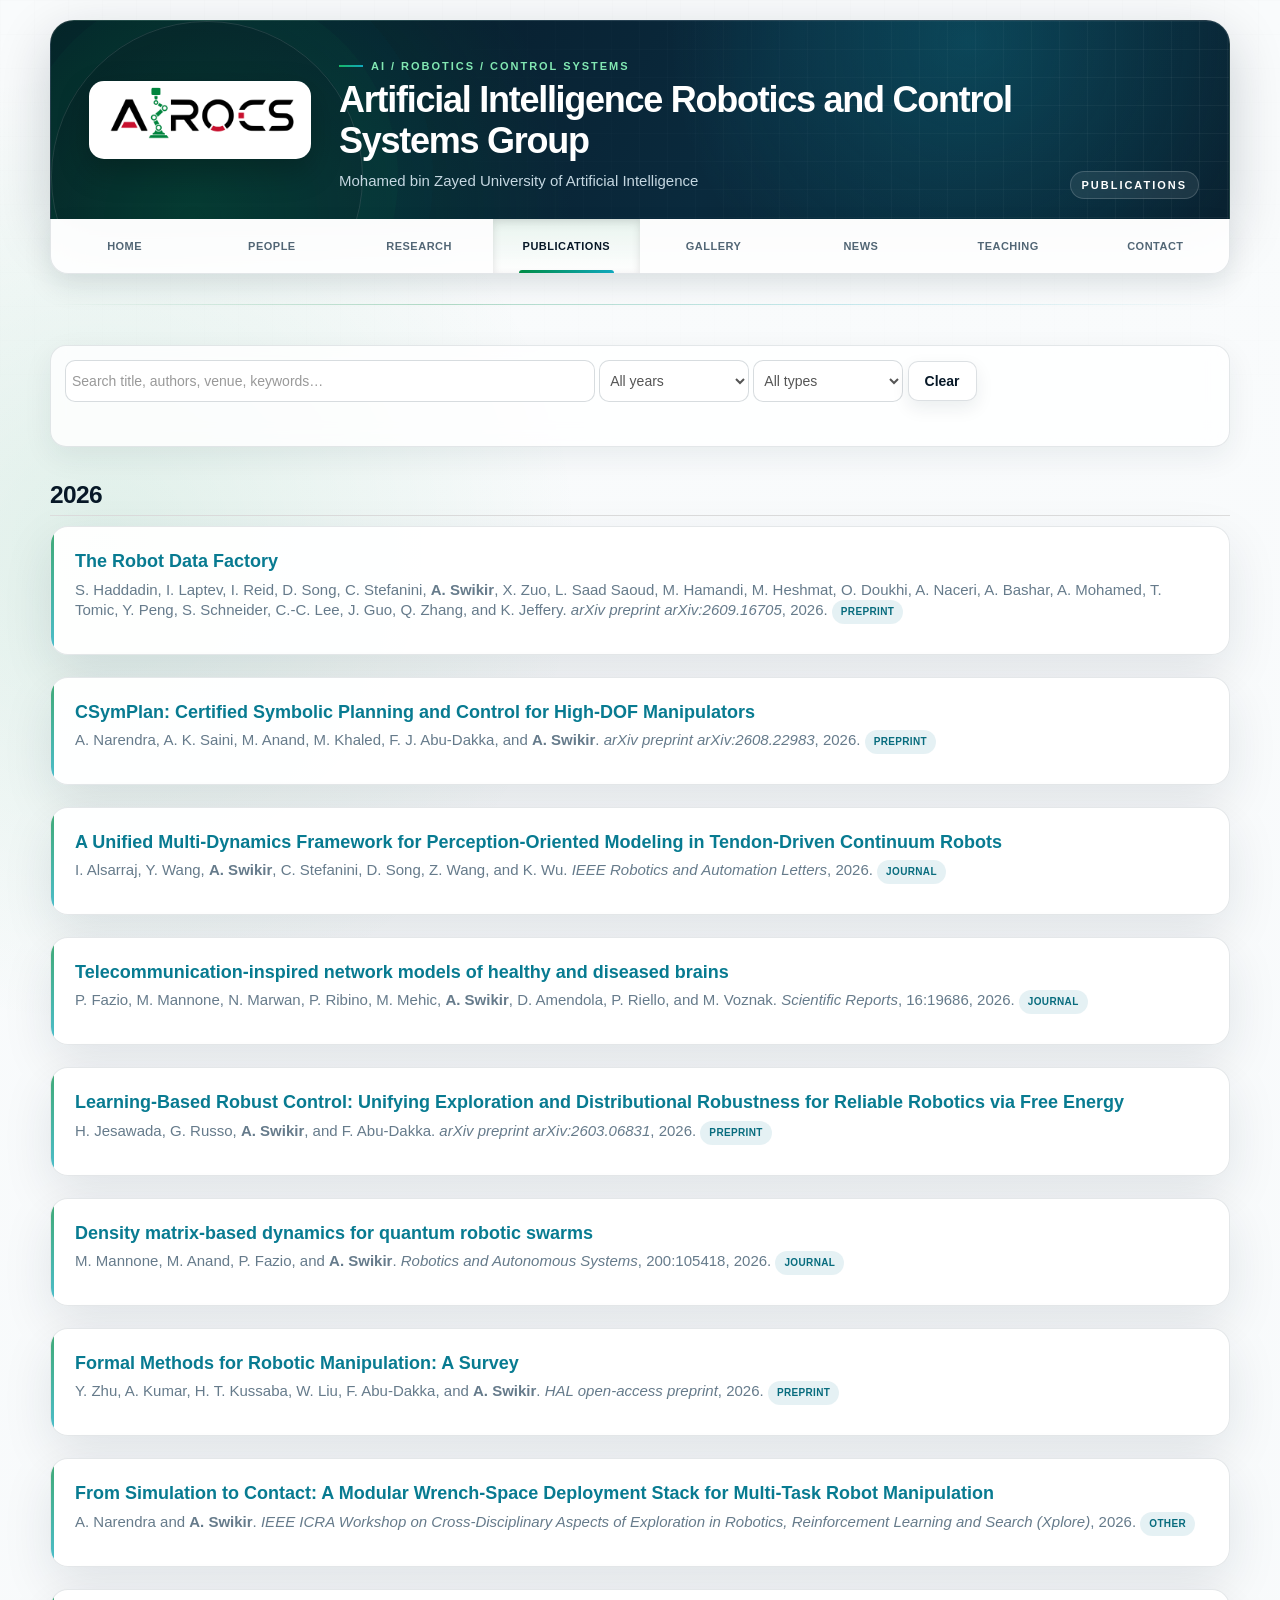
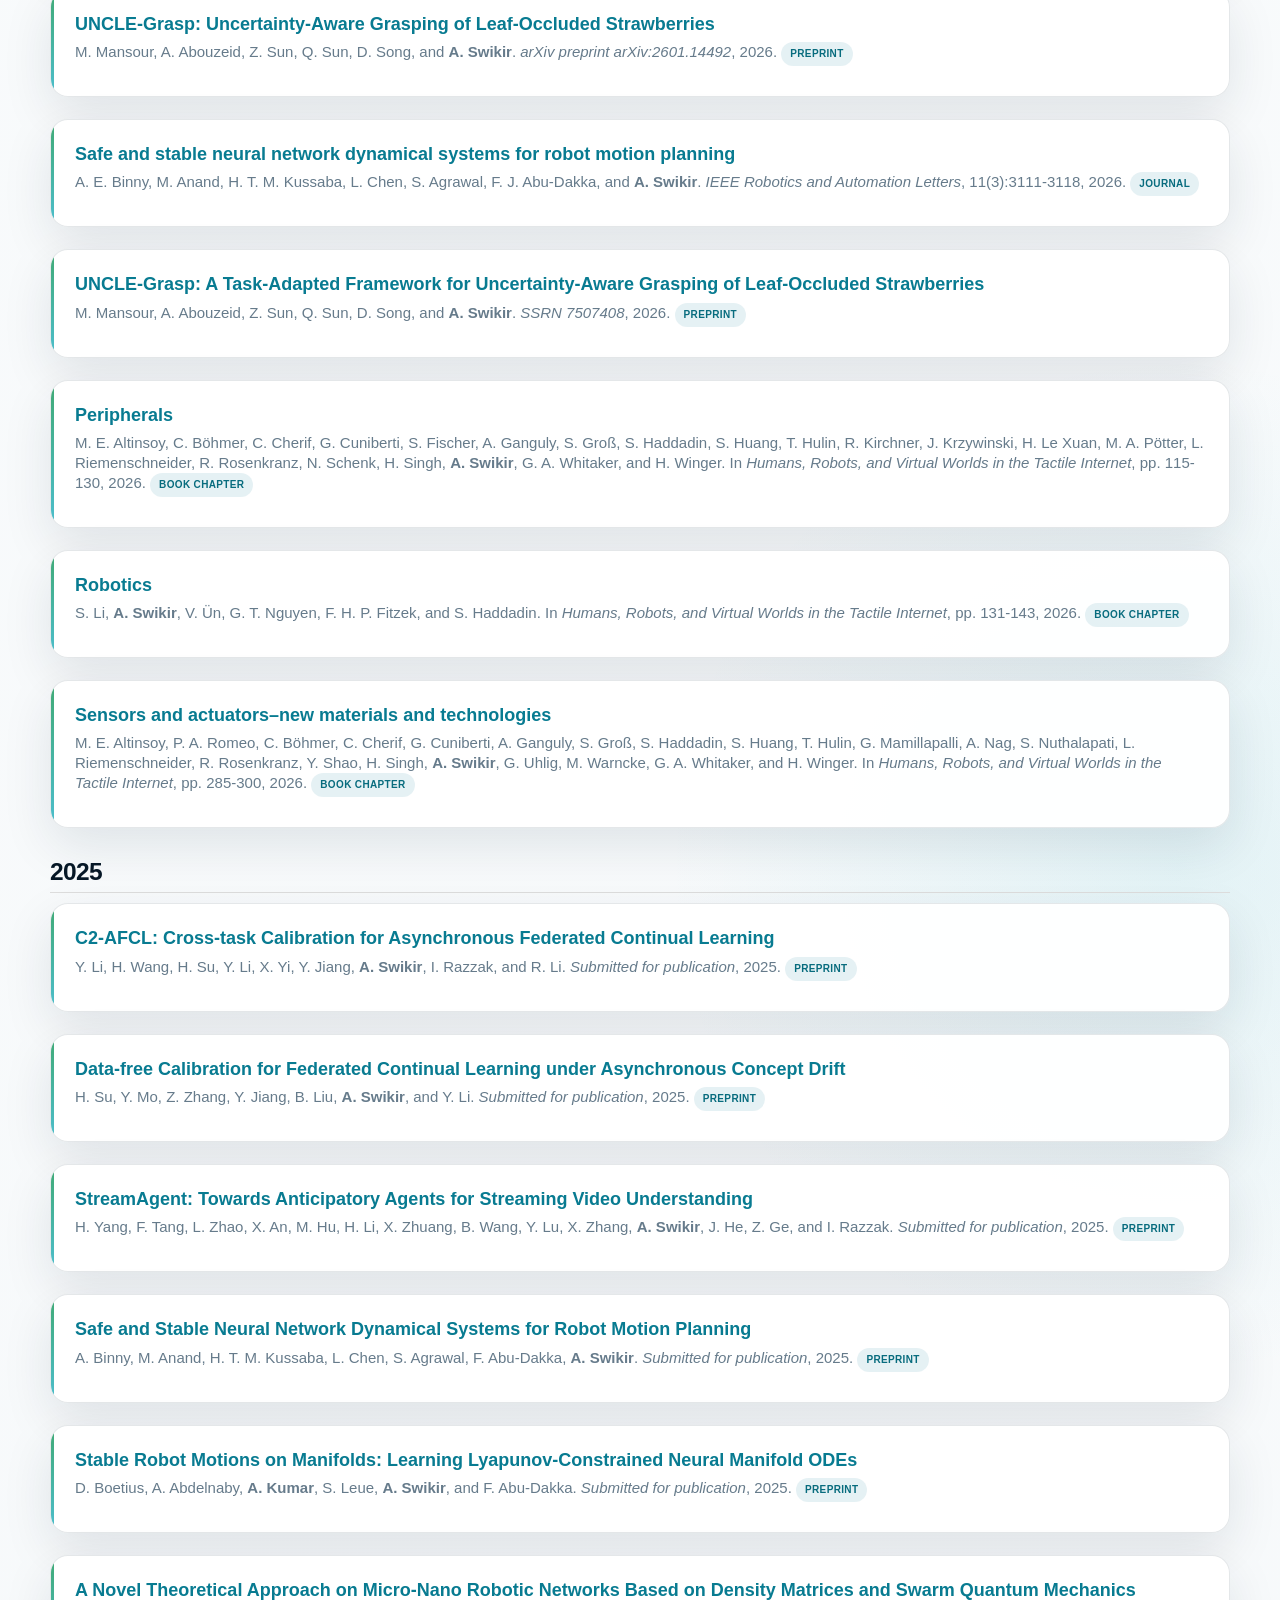
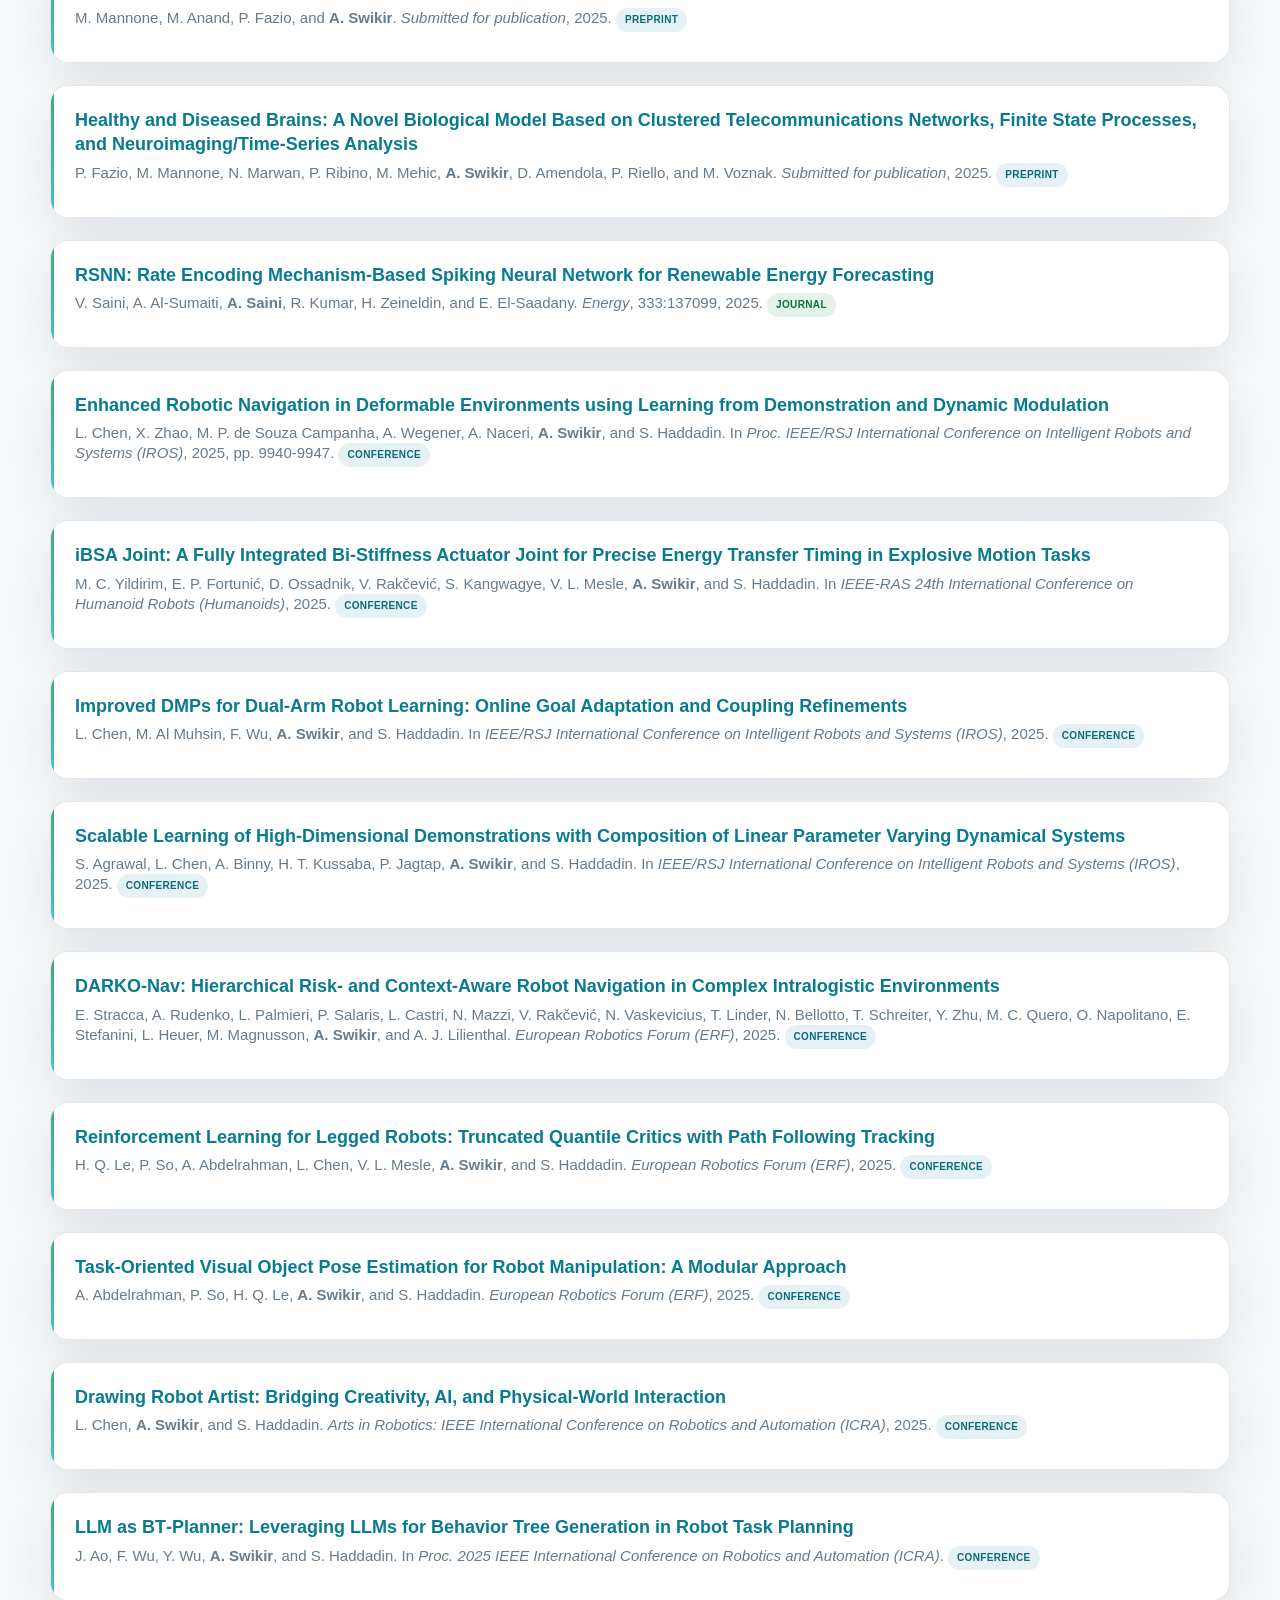
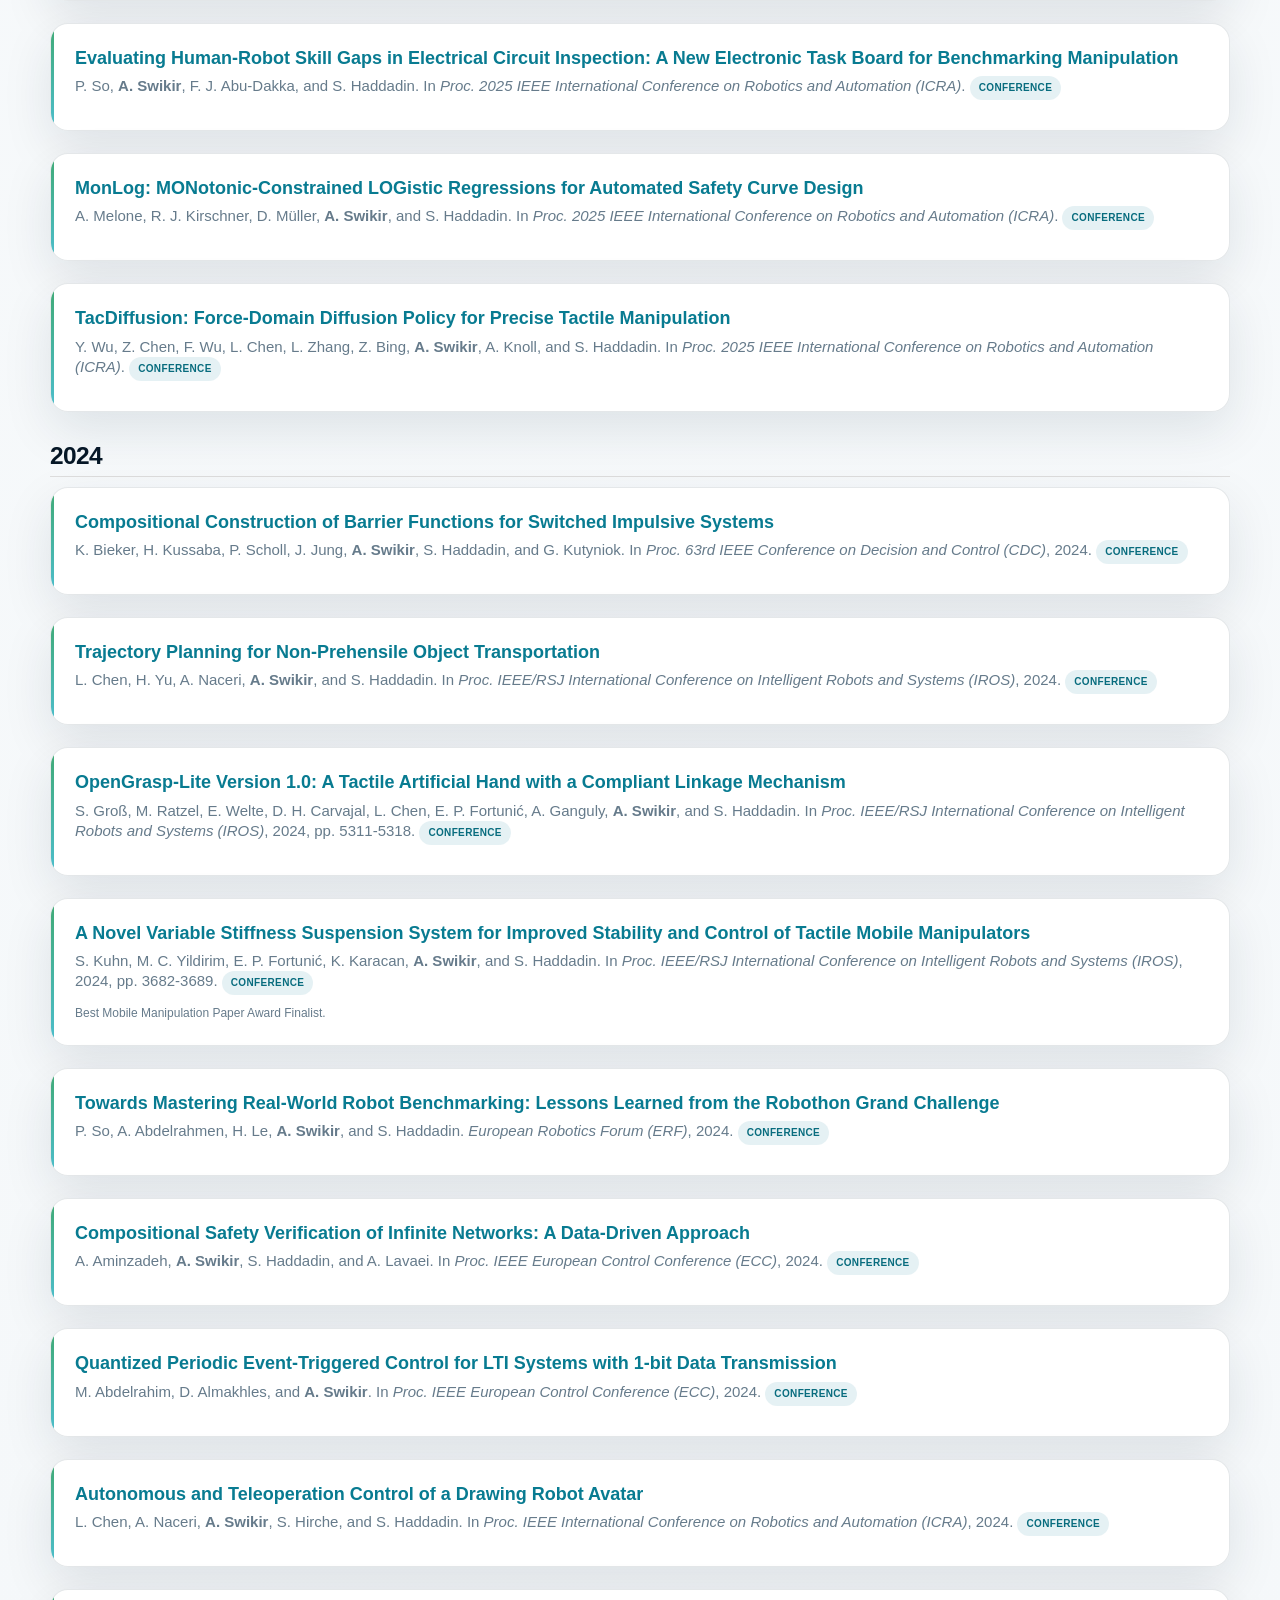
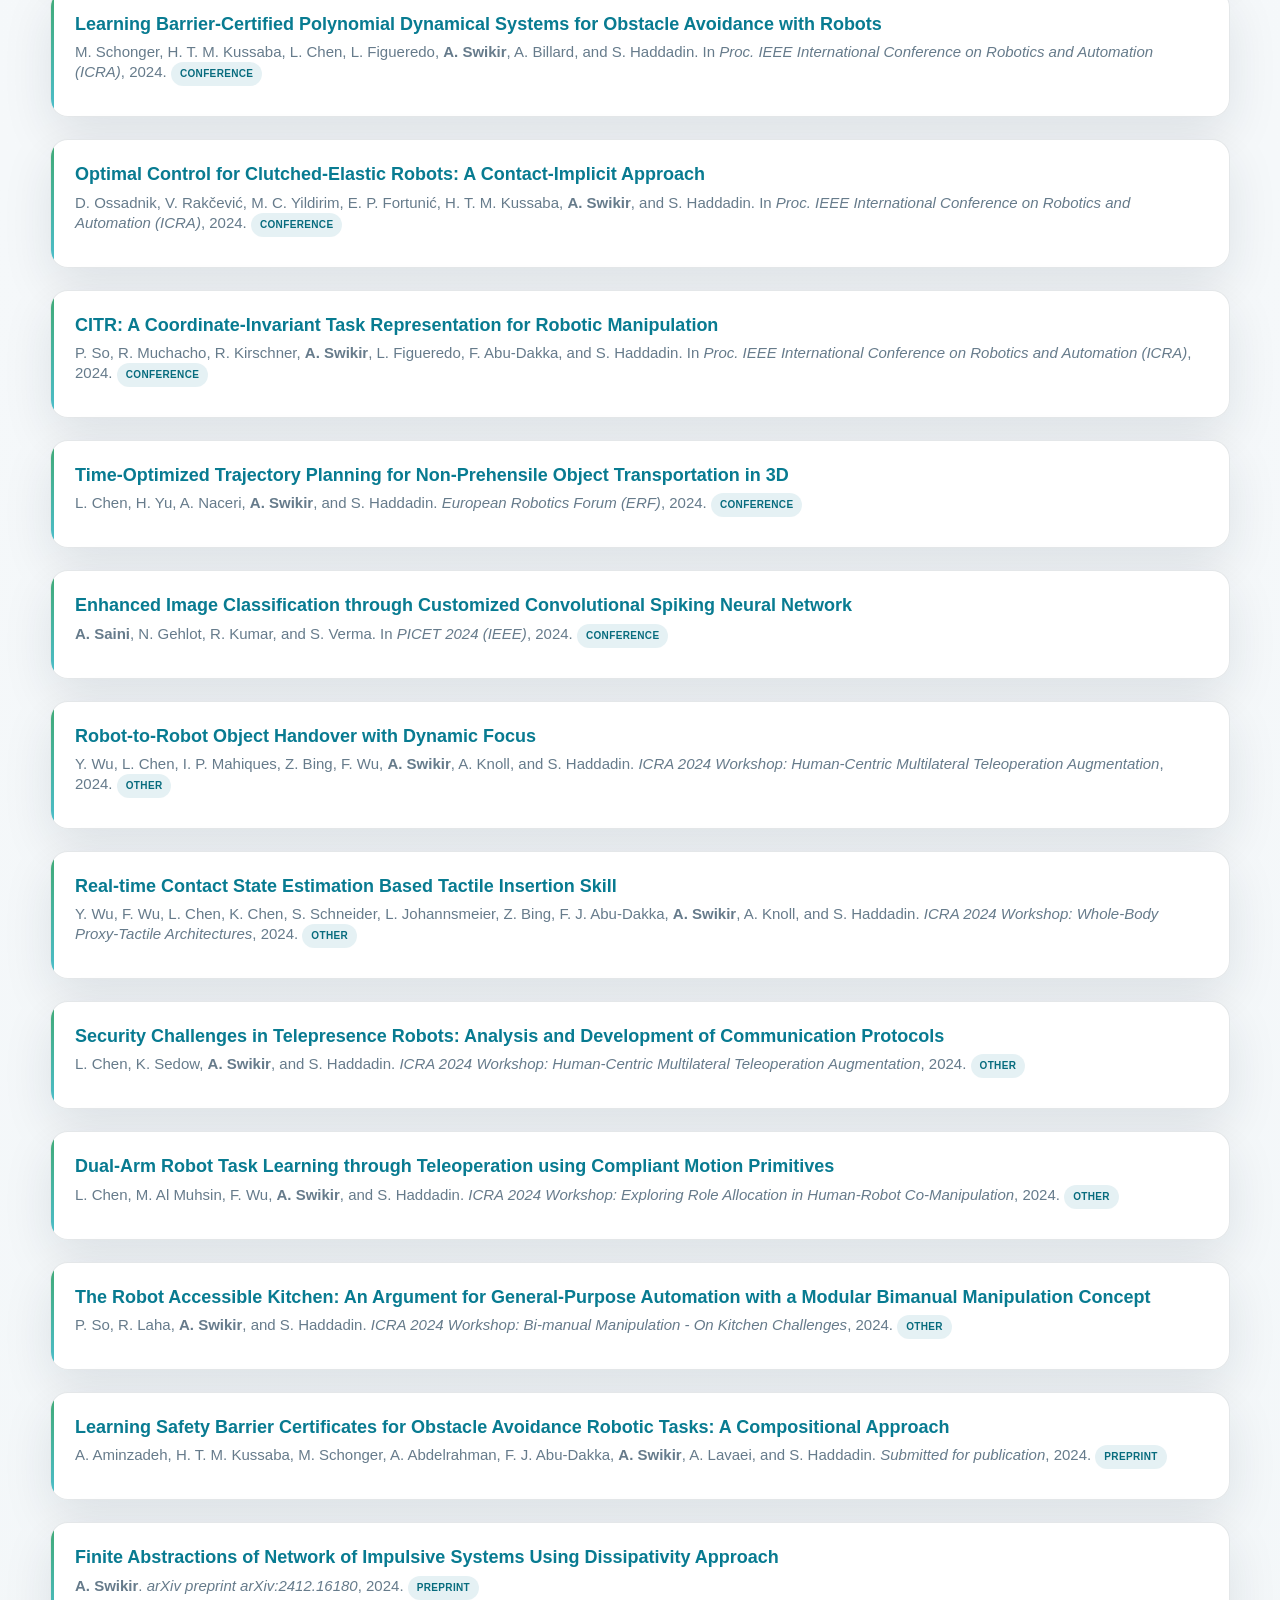
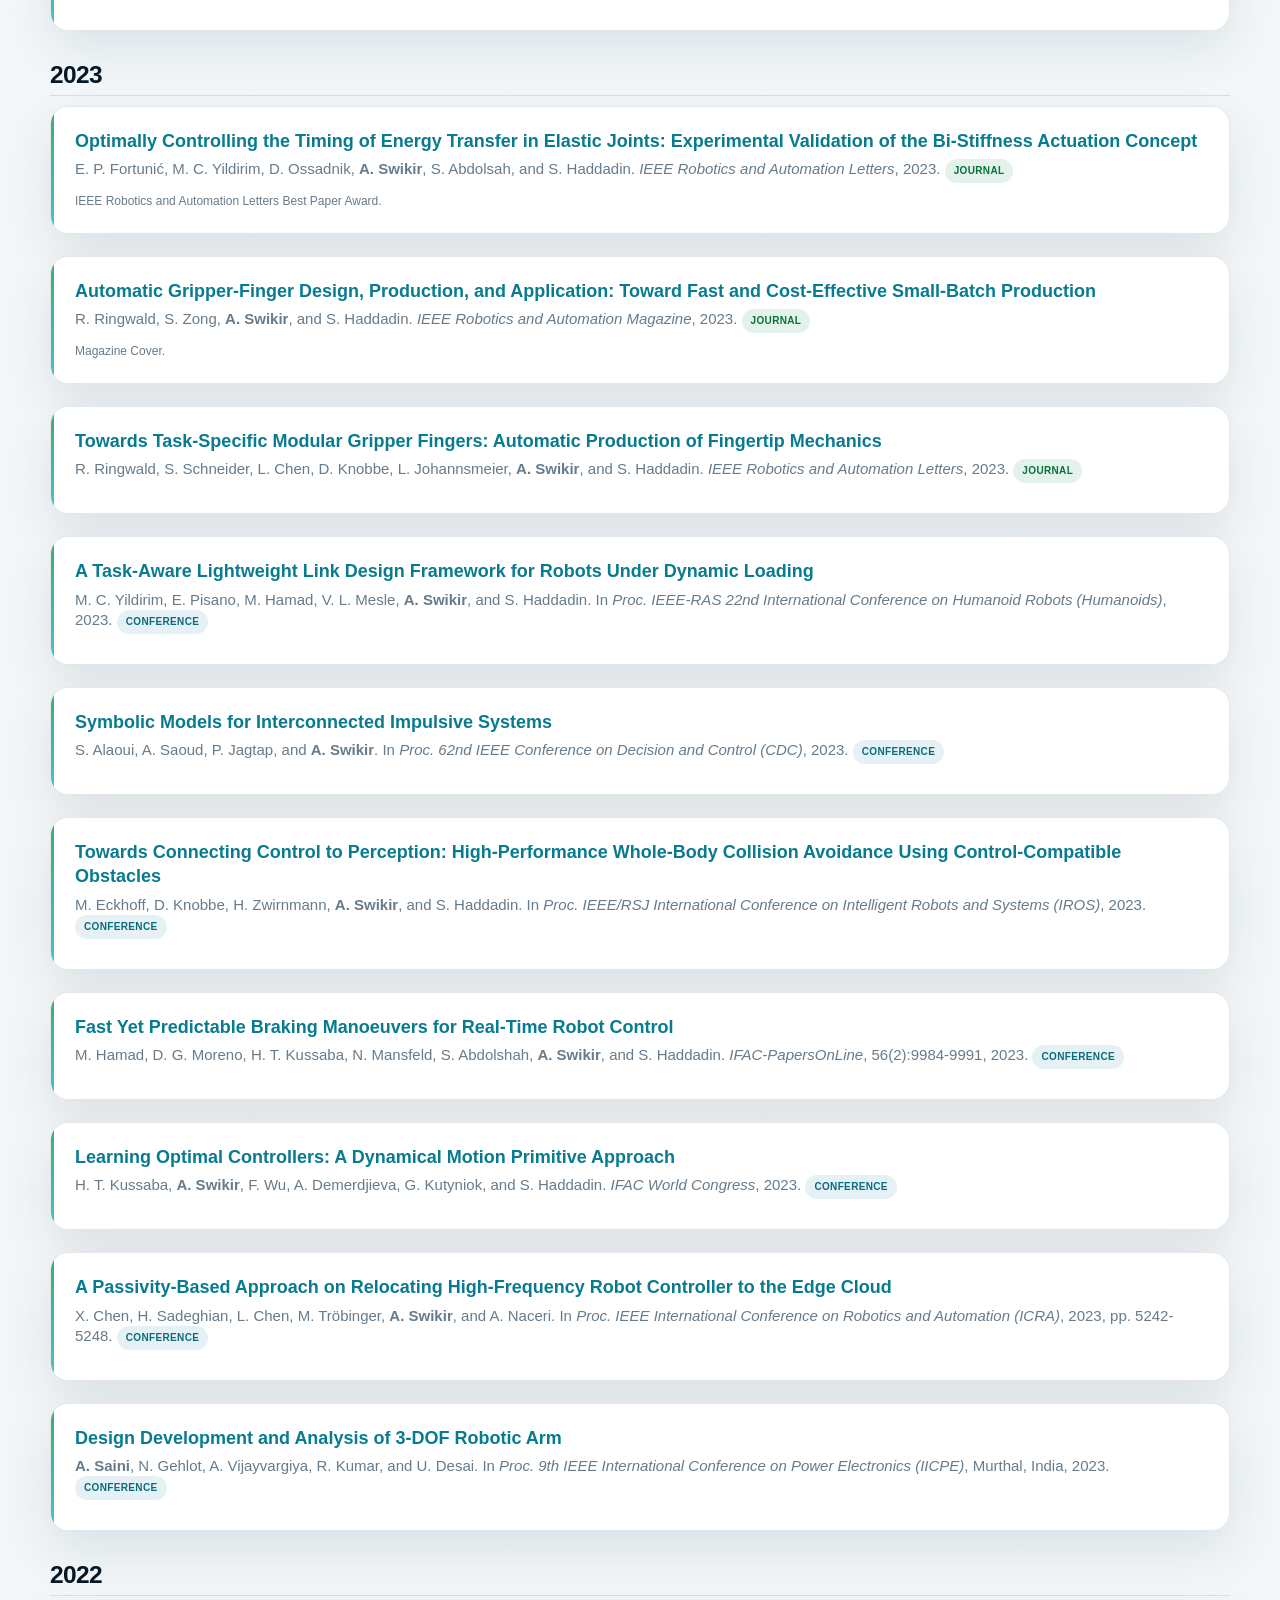
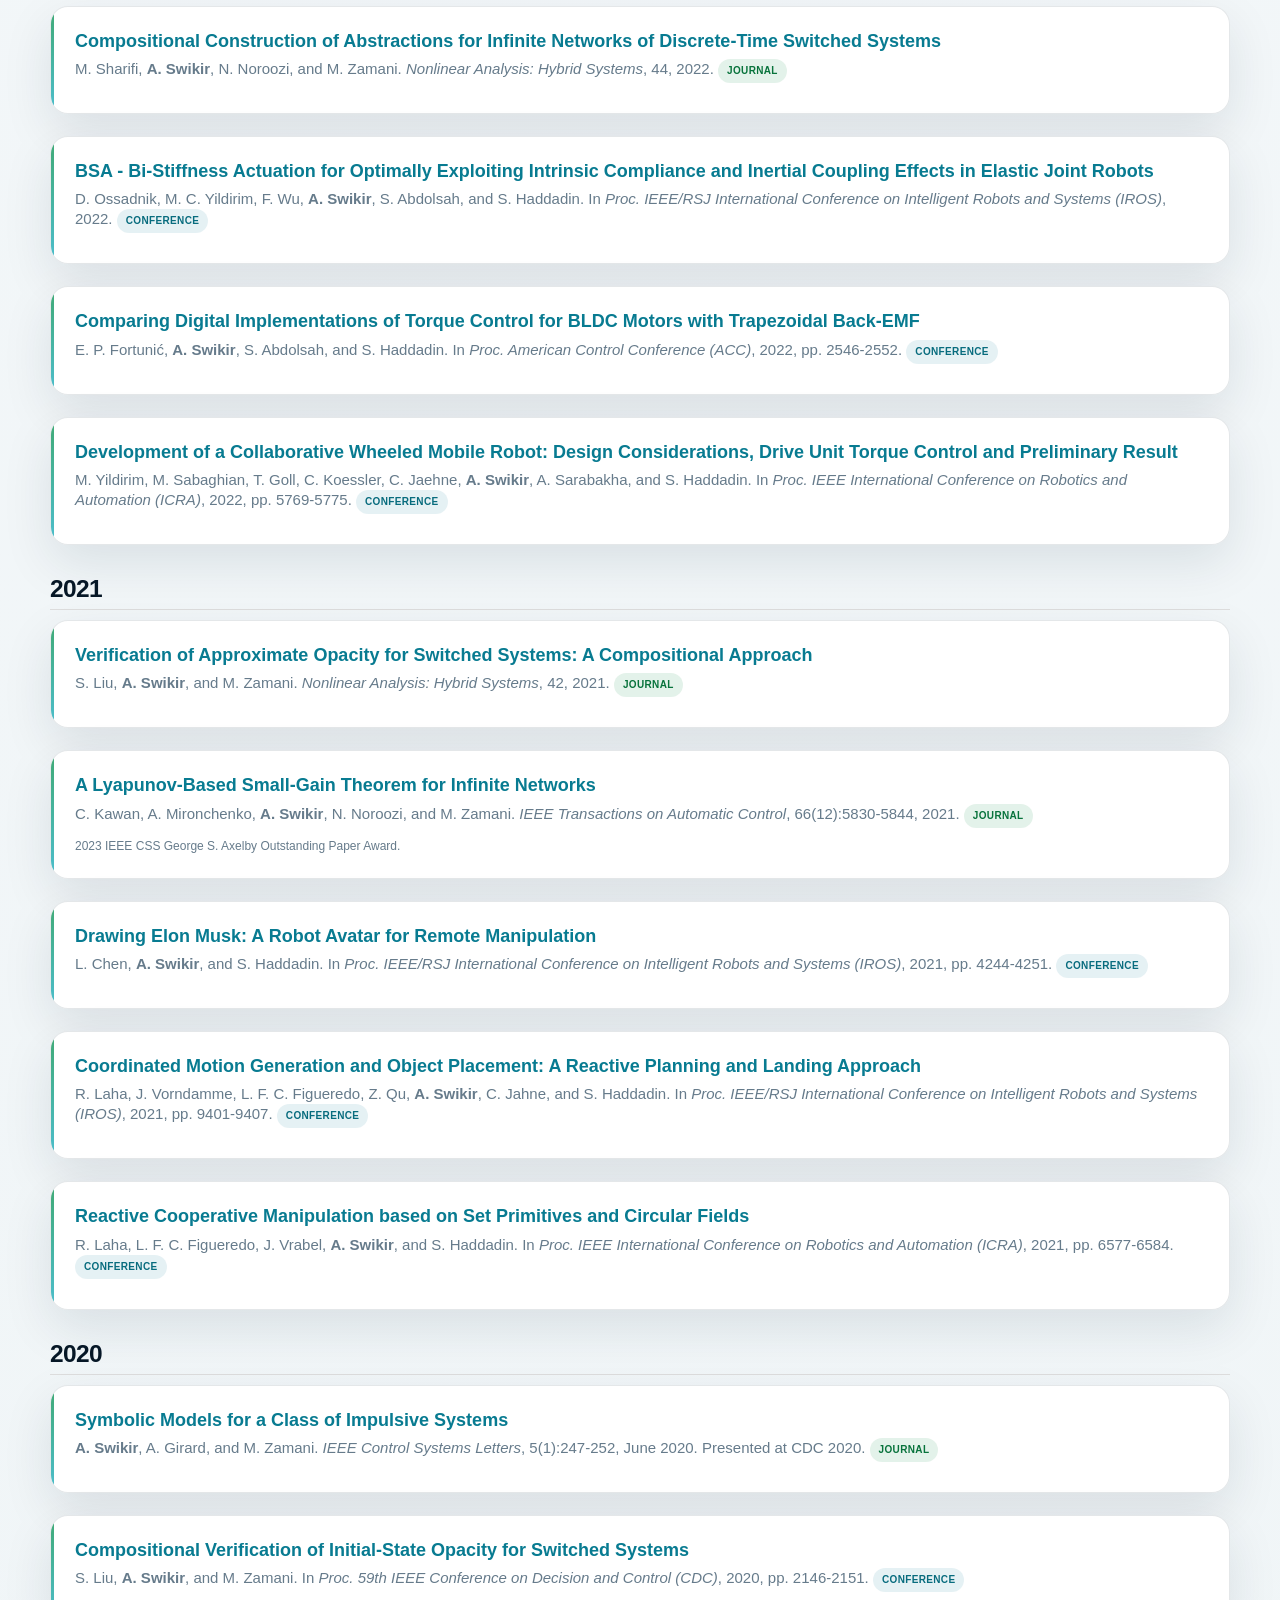
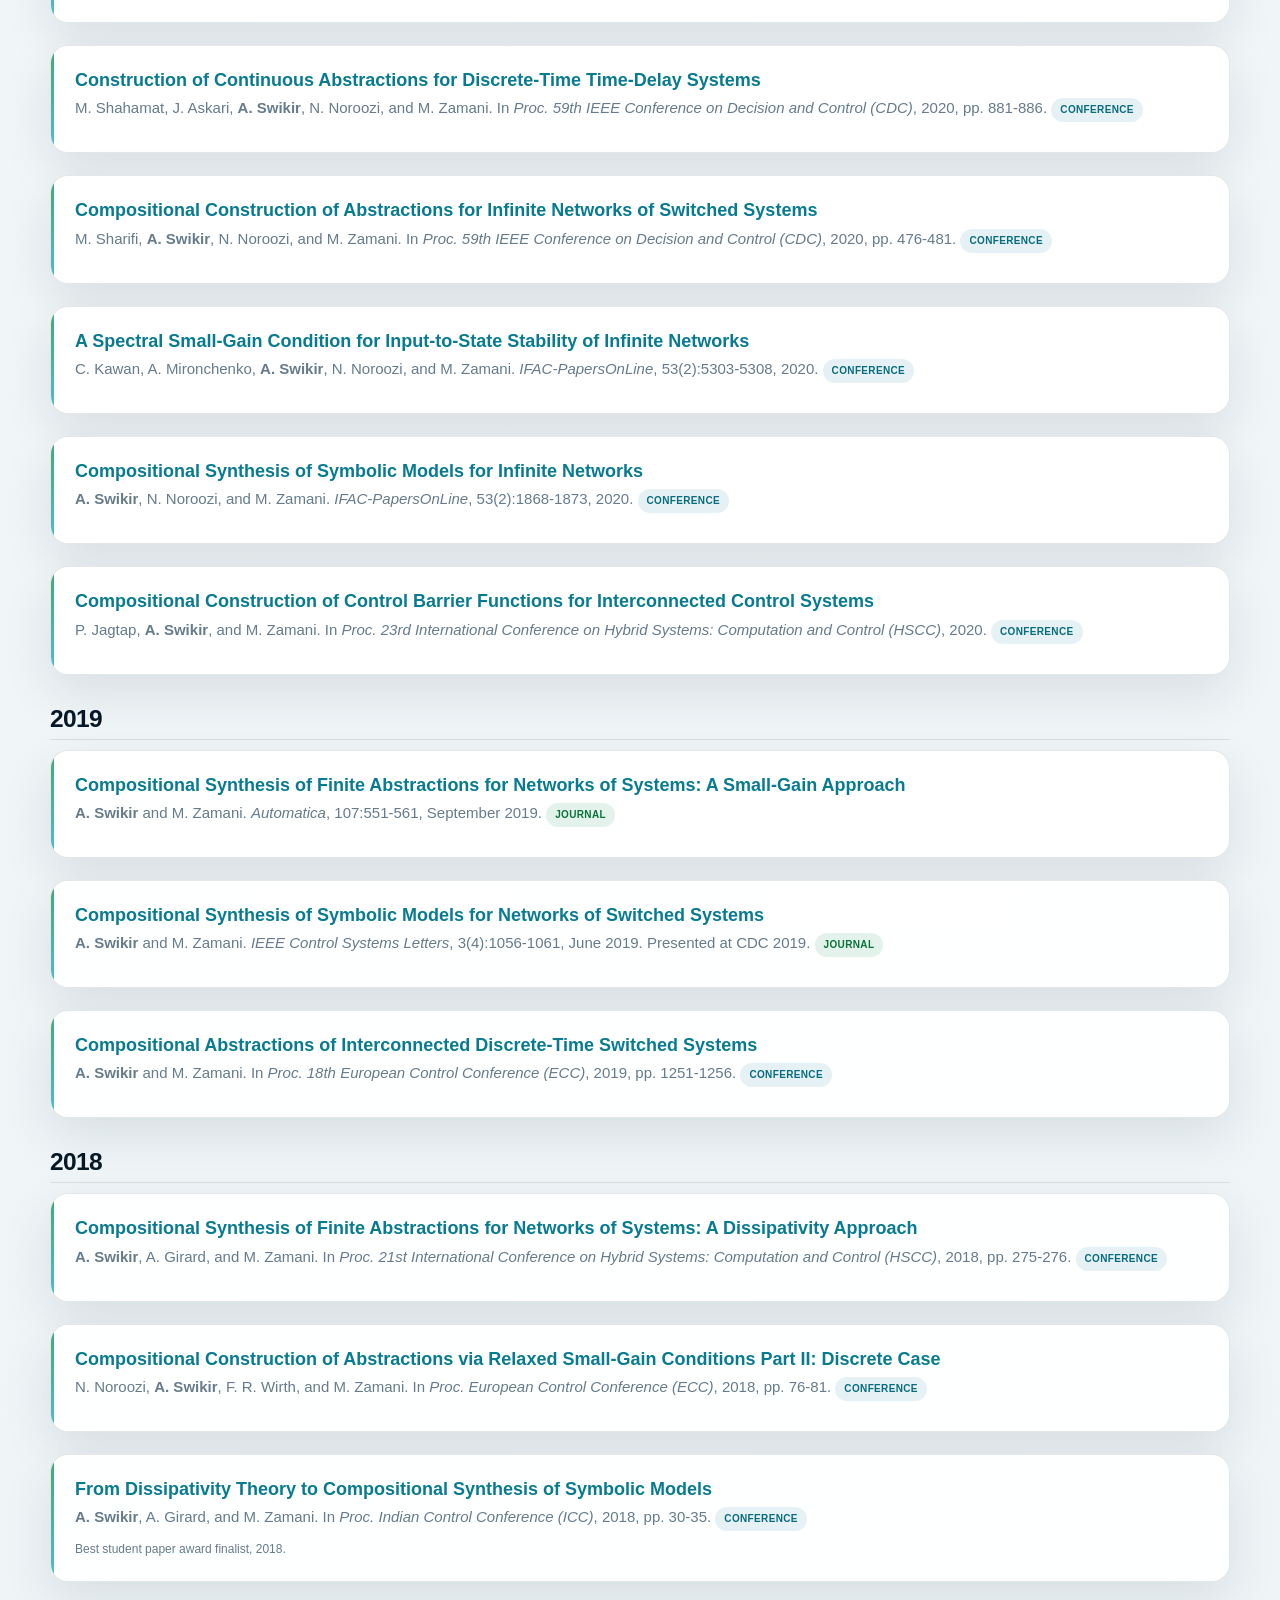
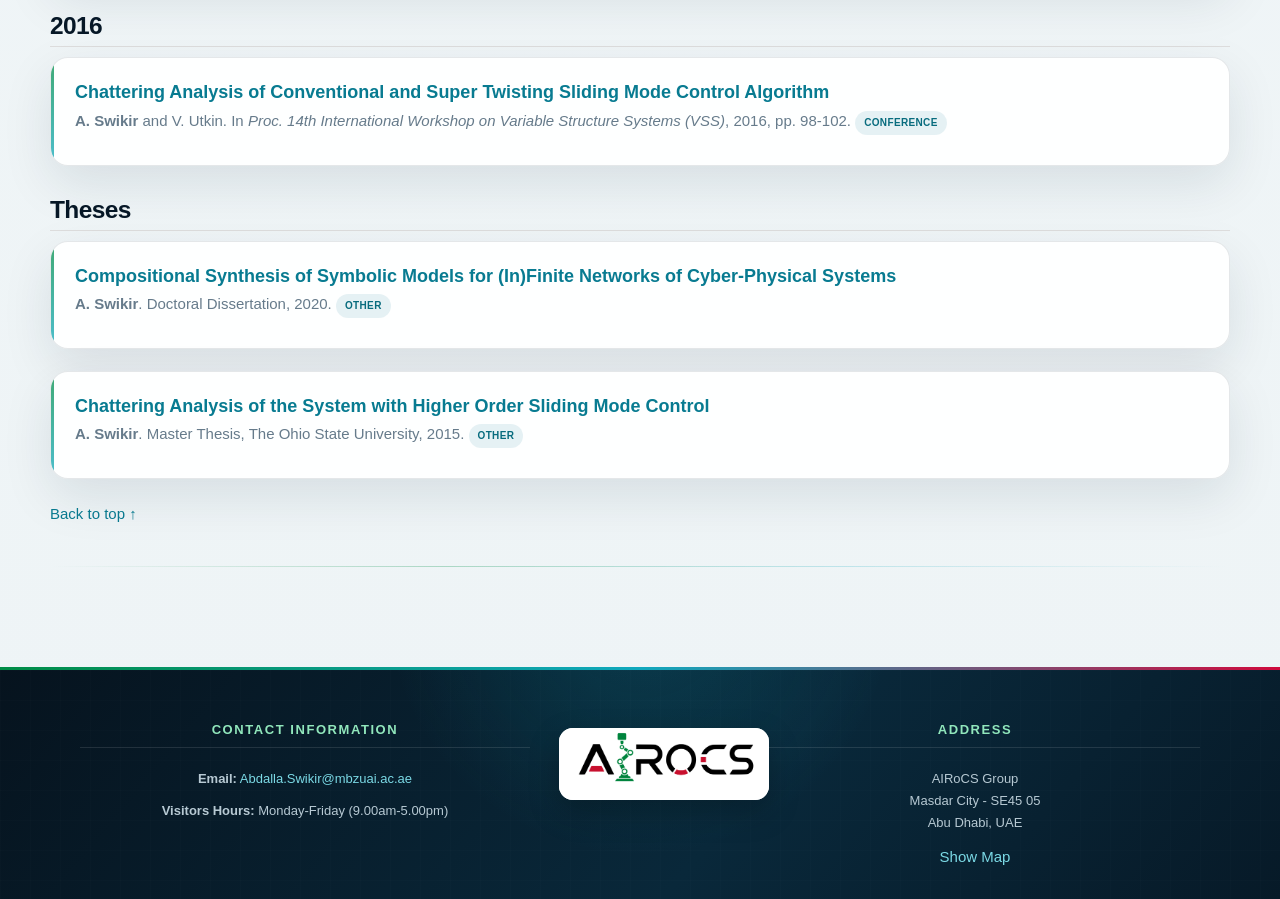
<file: publications.html>
<!DOCTYPE html>
<html lang="en">

<head>
  <meta charset="utf-8">
  <title>Publications</title>
  <meta name="viewport" content="width=device-width, initial-scale=1.0">
  <meta name="description"
    content="Publications | AIRoCS Group | Mohamed bin Zayed University of Artificial Intelligence">
  <meta name="author" content="AIRoCS Group">
  <link href="css/bootstrap.min.css" rel="stylesheet">
  <link href="css/bootstrap-responsive.min.css" rel="stylesheet">
  <link href="css/theme.css" rel="stylesheet">
  <link href="css/social-buttons.css" rel="stylesheet">
  <style>
    /* Lightweight, Bootstrap-2-friendly tweaks */
    .subhead h1 {
      font-size: 1.6rem;
      line-height: 1.2;
      margin: .4em 0;
    }

    .subhead .lead {
      margin-bottom: 0;
    }

    .pub-toolbar {
      margin: 10px 0 20px;
    }

    .pub-toolbar .controls {
      margin-bottom: 10px;
    }

    .pub-list {
      list-style: none;
      margin: 0;
      padding: 0;
    }

    .pub-item {
      padding: 12px 12px 10px;
      border: 1px solid #eee;
      border-radius: 4px;
      margin-bottom: 12px;
      background: #fff;
    }

    .nav-toggle {
      display: none;
      background: #08c;
      color: #fff;
      border: 0;
      padding: 10px 12px;
      font-size: 15px;
      border-radius: 4px;
      font-weight: 600;
      text-transform: uppercase;
      box-sizing: border-box;
      line-height: 1;
    }

    .nav-toggle-bar {
      display: block;
      width: 22px;
      height: 2px;
      background: #fff;
      margin: 4px 0;
    }

    .pub-title {
      font-weight: 600;
    }

    .pub-meta {
      margin: 6px 0 8px;
      color: #555;
    }

    .label+.label {
      margin-left: 6px;
    }

    .muted-small {
      color: #777;
      font-size: 12px;
    }

    .year-heading {
      margin: 24px 0 10px;
      border-bottom: 1px solid #ddd;
    }

    .Group-member {
      font-weight: bold;
    }

    .affix-top-space {
      margin-top: 10px;
    }

    @media (max-width: 767px) {
      .pub-item {
        padding: 10px;
      }

      .masthead .navbar-inner {
        position: relative;
        padding: 16px 12px 12px;
      }

      .nav-toggle {
        display: block;
        position: absolute;
        top: 12px;
        right: 12px;
        width: auto;
        padding: 8px 12px;
        background: #08c;
      }

      .masthead .nav {
        display: none !important;
        float: none;
        width: 100%;
        margin: 44px 0 0;
        border: 1px solid #e5e5e5;
        border-radius: 4px;
        background: #fff;
        box-sizing: border-box;
        list-style: none;
        padding: 0;
        flex-direction: column;
      }

      .masthead .nav.open {
        display: flex !important;
      }

      .masthead .nav>li {
        float: none;
        border-top: 1px solid #e5e5e5;
        width: 100%;
      }

      .masthead .nav>li:first-child {
        border-top: 0;
      }

      .masthead .nav>li>a {
        display: block;
        padding: 12px 14px;
        line-height: 1.4;
      }

      .subhead h1 {
        font-size: 1.3rem;
      }

      .subhead .lead {
        font-size: 1rem;
      }
    }
  </style>
  <link href="css/airocs-modern.css" rel="stylesheet">
  <link rel="icon" href="images/airocs-logo.png" type="image/png">
</head>

<body>
  <div class="container">
    <header class="jumbotron subhead" id="overview">
      <div class="hero-brand">
        <a class="hero-logo-link" href="index.html" aria-label="AIRoCS home">
          <img class="site-logo" src="images/airocs-logo.png" alt="AIRoCS Group logo">
        </a>
        <div class="hero-copy">
          <span class="hero-kicker">AI / Robotics / Control Systems</span>
          <h1>Artificial Intelligence Robotics and Control Systems Group</h1>
          <p class="lead">Mohamed bin Zayed University of Artificial Intelligence</p>
        </div>
      </div>
    </header>

    <div class="masthead">
      <div class="navbar">
        <div class="navbar-inner">
          <div class="container">
            <button type="button" class="nav-toggle" aria-expanded="false" aria-controls="primary-nav" aria-label="Toggle navigation">
              <span class="nav-toggle-bar"></span>
              <span class="nav-toggle-bar"></span>
              <span class="nav-toggle-bar"></span>
            </button>
            <ul class="nav" id="primary-nav">
              <li><a href="index.html">Home</a></li>
              <li><a href="people.html">People</a></li>
              <li><a href="research.html">Research</a></li>
              <li class="active"><a href="#">Publications</a></li>
              <li><a href="gallery.html">Gallery</a></li>
              <li><a href="news.html">News</a></li>
              <li><a href="teaching.html">Teaching</a></li>
              <li><a href="contact.html">Contact</a></li>
            </ul>
          </div>
        </div>
      </div>
    </div>

    <hr>

    <div class="row-fluid">
      <!-- Full width (no sidebar, no Quick Links / How to add a paper) -->
      <div class="span12 content">
        <div class="pub-toolbar">
          <div class="row-fluid controls">
            <form class="form-inline">
              <input id="searchInput" type="text" class="input-xxlarge"
                placeholder="Search title, authors, venue, keywords…">
              <select id="yearFilter" class="input-medium">
                <option value="all">All years</option>
              </select>
              <select id="typeFilter" class="input-medium">
                <option value="all">All types</option>
                <option value="journal">Journal</option>
                <option value="conference">Conference</option>
                <option value="preprint">Preprint</option>
                <option value="book">Book</option>
                <option value="other">Other</option>
              </select>
              <button id="clearBtn" type="button" class="btn">Clear</button>
            </form>
          </div>
        </div>
        <!-- ===================== 2026 ===================== -->
        <h3 class="year-heading">2026</h3>
        <ul class="pub-list">
          <li class="pub-item" data-year="2026" data-type="preprint">
            <div class="pub-title"><a href="https://arxiv.org/abs/2609.16705" target="_blank"
                rel="noopener noreferrer">The Robot Data Factory</a></div>
            <div class="pub-meta">
              S. Haddadin, I. Laptev, I. Reid, D. Song, C. Stefanini, <span class="Group-member">A. Swikir</span>, X.
              Zuo, L. Saad Saoud, M. Hamandi, M. Heshmat, O. Doukhi, A. Naceri, A. Bashar, A. Mohamed, T. Tomic, Y.
              Peng, S. Schneider, C.-C. Lee, J. Guo, Q. Zhang, and K. Jeffery.
              <em>arXiv preprint arXiv:2609.16705</em>, 2026.
              <span class="label label-info">Preprint</span>
            </div>
          </li>
          <li class="pub-item" data-year="2026" data-type="preprint">
            <div class="pub-title"><a href="https://arxiv.org/abs/2608.22983" target="_blank"
                rel="noopener noreferrer">CSymPlan: Certified Symbolic Planning and Control for High-DOF
                Manipulators</a></div>
            <div class="pub-meta">
              A. Narendra, A. K. Saini, M. Anand, M. Khaled, F. J. Abu-Dakka, and <span class="Group-member">A.
                Swikir</span>.
              <em>arXiv preprint arXiv:2608.22983</em>, 2026.
              <span class="label label-info">Preprint</span>
            </div>
          </li>
          <li class="pub-item" data-year="2026" data-type="journal">
            <div class="pub-title"><a href="https://ieeexplore.ieee.org/document/11553391" target="_blank"
                rel="noopener noreferrer">A Unified Multi-Dynamics Framework for Perception-Oriented Modeling in
                Tendon-Driven Continuum Robots</a></div>
            <div class="pub-meta">
              I. Alsarraj, Y. Wang, <span class="Group-member">A. Swikir</span>, C. Stefanini, D. Song, Z. Wang, and K.
              Wu.
              <em>IEEE Robotics and Automation Letters</em>, 2026.
              <span class="label label-info">Journal</span>
            </div>
          </li>
          <li class="pub-item" data-year="2026" data-type="journal">
            <div class="pub-title"><a href="https://www.nature.com/articles/s41598-026-50758-x" target="_blank"
                rel="noopener noreferrer">Telecommunication-inspired network models of healthy and diseased
                brains</a></div>
            <div class="pub-meta">
              P. Fazio, M. Mannone, N. Marwan, P. Ribino, M. Mehic, <span class="Group-member">A. Swikir</span>, D.
              Amendola, P. Riello, and M. Voznak.
              <em>Scientific Reports</em>, 16:19686, 2026.
              <span class="label label-info">Journal</span>
            </div>
          </li>
          <li class="pub-item" data-year="2026" data-type="preprint">
            <div class="pub-title"><a href="https://arxiv.org/abs/2603.06831" target="_blank"
                rel="noopener noreferrer">Learning-Based Robust Control: Unifying Exploration and Distributional
                Robustness for Reliable Robotics via Free Energy</a></div>
            <div class="pub-meta">
              H. Jesawada, G. Russo, <span class="Group-member">A. Swikir</span>, and F. Abu-Dakka.
              <em>arXiv preprint arXiv:2603.06831</em>, 2026.
              <span class="label label-info">Preprint</span>
            </div>
          </li>
          <li class="pub-item" data-year="2026" data-type="journal">
            <div class="pub-title"><a href="https://doi.org/10.1016/j.robot.2026.105418" target="_blank"
                rel="noopener noreferrer">Density matrix-based dynamics for quantum robotic swarms</a></div>
            <div class="pub-meta">
              M. Mannone, M. Anand, P. Fazio, and <span class="Group-member">A. Swikir</span>.
              <em>Robotics and Autonomous Systems</em>, 200:105418, 2026.
              <span class="label label-info">Journal</span>
            </div>
          </li>
          <li class="pub-item" data-year="2026" data-type="preprint">
            <div class="pub-title"><a href="https://hal.science/hal-05533865/" target="_blank"
                rel="noopener noreferrer">Formal Methods for Robotic Manipulation: A Survey</a></div>
            <div class="pub-meta">
              Y. Zhu, A. Kumar, H. T. Kussaba, W. Liu, F. Abu-Dakka, and <span class="Group-member">A. Swikir</span>.
              <em>HAL open-access preprint</em>, 2026.
              <span class="label label-info">Preprint</span>
            </div>
          </li>
          <li class="pub-item" data-year="2026" data-type="other">
            <div class="pub-title"><a href="https://openreview.net/forum?id=RfLYChc7Jp" target="_blank"
                rel="noopener noreferrer">From Simulation to Contact: A Modular Wrench-Space Deployment Stack for
                Multi-Task Robot Manipulation</a></div>
            <div class="pub-meta">
              A. Narendra and <span class="Group-member">A. Swikir</span>.
              <em>IEEE ICRA Workshop on Cross-Disciplinary Aspects of Exploration in Robotics, Reinforcement Learning
                and Search (Xplore)</em>, 2026.
              <span class="label">Other</span>
            </div>
          </li>
          <li class="pub-item" data-year="2026" data-type="preprint">
            <div class="pub-title"><a href="https://arxiv.org/abs/2601.14492" target="_blank"
                rel="noopener noreferrer">UNCLE-Grasp: Uncertainty-Aware Grasping of Leaf-Occluded Strawberries</a>
            </div>
            <div class="pub-meta">
              M. Mansour, A. Abouzeid, Z. Sun, Q. Sun, D. Song, and <span class="Group-member">A. Swikir</span>.
              <em>arXiv preprint arXiv:2601.14492</em>, 2026.
              <span class="label label-info">Preprint</span>
            </div>
          </li>
          <li class="pub-item" data-year="2026" data-type="journal">
            <div class="pub-title"><a href="https://ieeexplore.ieee.org/document/11358683" target="_blank"
                rel="noopener noreferrer">Safe and stable neural network dynamical systems for robot motion
                planning</a></div>
            <div class="pub-meta">
              A. E. Binny, M. Anand, H. T. M. Kussaba, L. Chen, S. Agrawal, F. J. Abu-Dakka, and <span
                class="Group-member">A. Swikir</span>.
              <em>IEEE Robotics and Automation Letters</em>, 11(3):3111-3118, 2026.
              <span class="label label-info">Journal</span>
            </div>
          </li>
          <li class="pub-item" data-year="2026" data-type="preprint">
            <div class="pub-title"><a href="https://papers.ssrn.com/sol3/papers.cfm?abstract_id=7507408" target="_blank"
                rel="noopener noreferrer">UNCLE-Grasp: A Task-Adapted Framework for Uncertainty-Aware Grasping of
                Leaf-Occluded Strawberries</a></div>
            <div class="pub-meta">
              M. Mansour, A. Abouzeid, Z. Sun, Q. Sun, D. Song, and <span class="Group-member">A. Swikir</span>.
              <em>SSRN 7507408</em>, 2026.
              <span class="label label-info">Preprint</span>
            </div>
          </li>
          <li class="pub-item" data-year="2026" data-type="book">
            <div class="pub-title"><a
                href="https://www.sciencedirect.com/science/chapter/edited-volume/pii/B9780443300448000208"
                target="_blank" rel="noopener noreferrer">Peripherals</a></div>
            <div class="pub-meta">
              M. E. Altinsoy, C. B&ouml;hmer, C. Cherif, G. Cuniberti, S. Fischer, A. Ganguly, S. Gro&szlig;, S.
              Haddadin, S. Huang, T. Hulin, R. Kirchner, J. Krzywinski, H. Le Xuan, M. A. P&ouml;tter, L.
              Riemenschneider, R. Rosenkranz, N. Schenk, H. Singh, <span class="Group-member">A. Swikir</span>, G. A.
              Whitaker, and H. Winger.
              In <em>Humans, Robots, and Virtual Worlds in the Tactile Internet</em>, pp. 115-130, 2026.
              <span class="label label-info">Book Chapter</span>
            </div>
          </li>
          <li class="pub-item" data-year="2026" data-type="book">
            <div class="pub-title"><a
                href="https://www.sciencedirect.com/science/chapter/edited-volume/pii/B978044330044800021X"
                target="_blank" rel="noopener noreferrer">Robotics</a></div>
            <div class="pub-meta">
              S. Li, <span class="Group-member">A. Swikir</span>, V. &Uuml;n, G. T. Nguyen, F. H. P. Fitzek, and S.
              Haddadin.
              In <em>Humans, Robots, and Virtual Worlds in the Tactile Internet</em>, pp. 131-143, 2026.
              <span class="label label-info">Book Chapter</span>
            </div>
          </li>
          <li class="pub-item" data-year="2026" data-type="book">
            <div class="pub-title"><a
                href="https://www.sciencedirect.com/science/chapter/edited-volume/pii/B9780443300448000324"
                target="_blank" rel="noopener noreferrer">Sensors and actuators&ndash;new materials and
                technologies</a></div>
            <div class="pub-meta">
              M. E. Altinsoy, P. A. Romeo, C. B&ouml;hmer, C. Cherif, G. Cuniberti, A. Ganguly, S. Gro&szlig;, S.
              Haddadin, S. Huang, T. Hulin, G. Mamillapalli, A. Nag, S. Nuthalapati, L. Riemenschneider, R. Rosenkranz,
              Y. Shao, H. Singh, <span class="Group-member">A. Swikir</span>, G. Uhlig, M. Warncke, G. A. Whitaker, and
              H. Winger.
              In <em>Humans, Robots, and Virtual Worlds in the Tactile Internet</em>, pp. 285-300, 2026.
              <span class="label label-info">Book Chapter</span>
            </div>
          </li>
        </ul>

        <!-- ===================== 2025 ===================== -->
        <h3 class="year-heading">2025</h3>
        <ul class="pub-list">
          <!-- Preprints -->
          <li class="pub-item" data-year="2025" data-type="preprint">
            <div class="pub-title"><a href="https://openreview.net/forum?id=CDwLWmVl9O" target="_blank" rel="noopener noreferrer">C2‑AFCL: Cross‑task Calibration for Asynchronous Federated Continual Learning</a></div>
            <div class="pub-meta">
              Y. Li, H. Wang, H. Su, Y. Li, X. Yi, Y. Jiang, <span class="Group-member">A. Swikir</span>, I. Razzak, and
              R. Li.
              <em>Submitted for publication</em>, 2025.
              <span class="label label-info">Preprint</span>
            </div>
          </li>
          <li class="pub-item" data-year="2025" data-type="preprint">
            <div class="pub-title"><a href="https://scholar.google.com/scholar?q=%22Data-free%20Calibration%20for%20Federated%20Continual%20Learning%20under%20Asynchronous%20Concept%20Drift%22" target="_blank" rel="noopener noreferrer">Data‑free Calibration for Federated Continual Learning under Asynchronous Concept
              Drift</a></div>
            <div class="pub-meta">
              H. Su, Y. Mo, Z. Zhang, Y. Jiang, B. Liu, <span class="Group-member">A. Swikir</span>, and Y. Li.
              <em>Submitted for publication</em>, 2025.
              <span class="label label-info">Preprint</span>
            </div>
          </li>
          <li class="pub-item" data-year="2025" data-type="preprint">
            <div class="pub-title"><a href="https://arxiv.org/abs/2508.01875" target="_blank" rel="noopener noreferrer">StreamAgent: Towards Anticipatory Agents for Streaming Video Understanding</a></div>
            <div class="pub-meta">
              H. Yang, F. Tang, L. Zhao, X. An, M. Hu, H. Li, X. Zhuang, B. Wang, Y. Lu, X. Zhang, <span
                class="Group-member">A. Swikir</span>, J. He, Z. Ge, and I. Razzak.
              <em>Submitted for publication</em>, 2025.
              <span class="label label-info">Preprint</span>
            </div>
          </li>
          <li class="pub-item" data-year="2025" data-type="preprint">
            <div class="pub-title"><a href="https://arxiv.org/abs/2511.20593" target="_blank" rel="noopener noreferrer">Safe and Stable Neural Network Dynamical Systems for Robot Motion Planning</a></div>
            <div class="pub-meta">
              A. Binny, M. Anand, H. T. M. Kussaba, L. Chen, S. Agrawal, F. Abu‑Dakka, <span class="Group-member">A.
                Swikir</span>.
              <em>Submitted for publication</em>, 2025.
              <span class="label label-info">Preprint</span>
            </div>
          </li>
          <li class="pub-item" data-year="2025" data-type="preprint">
            <div class="pub-title"><a href="https://arxiv.org/abs/2510.05707" target="_blank" rel="noopener noreferrer">Stable Robot Motions on Manifolds: Learning Lyapunov‑Constrained Neural Manifold ODEs
            </a></div>
            <div class="pub-meta">
              D. Boetius, A. Abdelnaby, <span class="Group-member">A. Kumar</span>, S. Leue, <span class="Group-member">A. Swikir</span>, and F. Abu‑Dakka.
              <em>Submitted for publication</em>, 2025.
              <span class="label label-info">Preprint</span>
            </div>
          </li>
          <li class="pub-item" data-year="2025" data-type="preprint">
            <div class="pub-title"><a href="https://arxiv.org/abs/2509.08002" target="_blank" rel="noopener noreferrer">A Novel Theoretical Approach on Micro‑Nano Robotic Networks Based on Density Matrices
              and Swarm Quantum Mechanics</a></div>
            <div class="pub-meta">
              M. Mannone, M. Anand, P. Fazio, and <span class="Group-member">A. Swikir</span>.
              <em>Submitted for publication</em>, 2025.
              <span class="label label-info">Preprint</span>
            </div>
          </li>
          <li class="pub-item" data-year="2025" data-type="preprint">
            <div class="pub-title"><a href="https://www.nature.com/articles/s41598-026-50758-x" target="_blank" rel="noopener noreferrer">Healthy and Diseased Brains: A Novel Biological Model Based on Clustered
              Telecommunications Networks, Finite State Processes, and Neuroimaging/Time‑Series Analysis</a></div>
            <div class="pub-meta">
              P. Fazio, M. Mannone, N. Marwan, P. Ribino, M. Mehic, <span class="Group-member">A. Swikir</span>, D.
              Amendola, P. Riello, and M. Voznak.
              <em>Submitted for publication</em>, 2025.
              <span class="label label-info">Preprint</span>
            </div>
          </li>

          <li class="pub-item" data-year="2025" data-type="journal">
            <div class="pub-title"><a href="https://doi.org/10.1016/j.energy.2025.137099" target="_blank" rel="noopener noreferrer">RSNN: Rate Encoding Mechanism-Based Spiking Neural Network for Renewable Energy
              Forecasting</a></div>
            <div class="pub-meta">
              V. Saini, A. Al-Sumaiti, <span class="Group-member">A. Saini</span>, R. Kumar, H. Zeineldin, and E.
              El-Saadany.
              <em>Energy</em>, 333:137099, 2025.
              <span class="label label-success">Journal</span>
            </div>
          </li>

          <li class="pub-item" data-year="2025" data-type="conference">
            <div class="pub-title"><a href="https://ieeexplore.ieee.org/abstract/document/11247327/" target="_blank" rel="noopener noreferrer">Enhanced Robotic Navigation in Deformable Environments using Learning from
              Demonstration and Dynamic Modulation</a></div>
            <div class="pub-meta">
              L. Chen, X. Zhao, M. P. de Souza Campanha, A. Wegener, A. Naceri, <span class="Group-member">A.
                Swikir</span>, and S. Haddadin.
              In <em>Proc. IEEE/RSJ International Conference on Intelligent Robots and Systems (IROS)</em>, 2025, pp.
              9940-9947.
              <span class="label label-info">Conference</span>
            </div>
          </li>

          <li class="pub-item" data-year="2025" data-type="conference">
            <div class="pub-title"><a href="https://ieeexplore.ieee.org/abstract/document/11203116/" target="_blank" rel="noopener noreferrer">iBSA Joint: A Fully Integrated Bi‑Stiffness Actuator Joint for Precise Energy
              Transfer Timing in Explosive Motion Tasks</a></div>
            <div class="pub-meta">
              M. C. Yildirim, E. P. Fortunić, D. Ossadnik, V. Rakčević, S. Kangwagye, V. L. Mesle, <span
                class="Group-member">A. Swikir</span>, and S. Haddadin.
              In <em>IEEE‑RAS 24th International Conference on Humanoid Robots (Humanoids)</em>, 2025.
              <span class="label label-info">Conference</span>
            </div>
          </li>
          <li class="pub-item" data-year="2025" data-type="conference">
            <div class="pub-title"><a href="https://scholar.google.com/scholar?q=%22Improved%20DMPs%20for%20Dual-Arm%20Robot%20Learning%3A%20Online%20Goal%20Adaptation%20and%20Coupling%20Refinements%22" target="_blank" rel="noopener noreferrer">Improved DMPs for Dual‑Arm Robot Learning: Online Goal Adaptation and Coupling
              Refinements</a></div>
            <div class="pub-meta">
              L. Chen, M. Al Muhsin, F. Wu, <span class="Group-member">A. Swikir</span>, and S. Haddadin.
              In <em>IEEE/RSJ International Conference on Intelligent Robots and Systems (IROS)</em>, 2025.
              <span class="label label-info">Conference</span>
            </div>
          </li>
          <li class="pub-item" data-year="2025" data-type="conference">
            <div class="pub-title"><a href="https://ieeexplore.ieee.org/abstract/document/11247176/" target="_blank" rel="noopener noreferrer">Scalable Learning of High‑Dimensional Demonstrations with Composition of Linear
              Parameter Varying Dynamical Systems</a></div>
            <div class="pub-meta">
              S. Agrawal, L. Chen, A. Binny, H. T. Kussaba, P. Jagtap, <span class="Group-member">A. Swikir</span>, and S.
              Haddadin.
              In <em>IEEE/RSJ International Conference on Intelligent Robots and Systems (IROS)</em>, 2025.
              <span class="label label-info">Conference</span>
            </div>
          </li>
          <li class="pub-item" data-year="2025" data-type="conference">
            <div class="pub-title"><a href="https://link.springer.com/chapter/10.1007/978-3-031-89471-8_24" target="_blank" rel="noopener noreferrer">DARKO‑Nav: Hierarchical Risk‑ and Context‑Aware Robot Navigation in Complex
              Intralogistic Environments</a></div>
            <div class="pub-meta">
              E. Stracca, A. Rudenko, L. Palmieri, P. Salaris, L. Castri, N. Mazzi, V. Rakčević, N. Vaskevicius, T.
              Linder, N. Bellotto, T. Schreiter, Y. Zhu, M. C. Quero, O. Napolitano, E. Stefanini, L. Heuer, M.
              Magnusson, <span class="Group-member">A. Swikir</span>, and A. J. Lilienthal.
              <em>European Robotics Forum (ERF)</em>, 2025.
              <span class="label label-info">Conference</span>
            </div>
          </li>
          <li class="pub-item" data-year="2025" data-type="conference">
            <div class="pub-title"><a href="https://link.springer.com/chapter/10.1007/978-3-031-89471-8_42" target="_blank" rel="noopener noreferrer">Reinforcement Learning for Legged Robots: Truncated Quantile Critics with Path
              Following Tracking</a></div>
            <div class="pub-meta">
              H. Q. Le, P. So, A. Abdelrahman, L. Chen, V. L. Mesle, <span class="Group-member">A. Swikir</span>, and S.
              Haddadin.
              <em>European Robotics Forum (ERF)</em>, 2025.
              <span class="label label-info">Conference</span>
            </div>
          </li>
          <li class="pub-item" data-year="2025" data-type="conference">
            <div class="pub-title"><a href="https://link.springer.com/chapter/10.1007/978-3-031-89471-8_37" target="_blank" rel="noopener noreferrer">Task‑Oriented Visual Object Pose Estimation for Robot Manipulation: A Modular
              Approach</a></div>
            <div class="pub-meta">
              A. Abdelrahman, P. So, H. Q. Le, <span class="Group-member">A. Swikir</span>, and S. Haddadin.
              <em>European Robotics Forum (ERF)</em>, 2025.
              <span class="label label-info">Conference</span>
            </div>
          </li>
          <li class="pub-item" data-year="2025" data-type="conference">
            <div class="pub-title"><a href="https://scholar.google.com/scholar?q=%22Drawing%20Robot%20Artist%3A%20Bridging%20Creativity%2C%20AI%2C%20and%20Physical-World%20Interaction%22" target="_blank" rel="noopener noreferrer">Drawing Robot Artist: Bridging Creativity, AI, and Physical‑World Interaction</a></div>
            <div class="pub-meta">
              L. Chen, <span class="Group-member">A. Swikir</span>, and S. Haddadin.
              <em>Arts in Robotics: IEEE International Conference on Robotics and Automation (ICRA)</em>, 2025.
              <span class="label label-info">Conference</span>
            </div>
          </li>
          <li class="pub-item" data-year="2025" data-type="conference">
            <div class="pub-title"><a href="https://ieeexplore.ieee.org/abstract/document/11128454/" target="_blank" rel="noopener noreferrer">LLM as BT‑Planner: Leveraging LLMs for Behavior Tree Generation in Robot Task
              Planning</a></div>
            <div class="pub-meta">
              J. Ao, F. Wu, Y. Wu, <span class="Group-member">A. Swikir</span>, and S. Haddadin.
              In <em>Proc. 2025 IEEE International Conference on Robotics and Automation (ICRA)</em>.
              <span class="label label-info">Conference</span>
            </div>
          </li>
          <li class="pub-item" data-year="2025" data-type="conference">
            <div class="pub-title"><a href="https://ieeexplore.ieee.org/abstract/document/11128714/" target="_blank" rel="noopener noreferrer">Evaluating Human‑Robot Skill Gaps in Electrical Circuit Inspection: A New Electronic
              Task Board for Benchmarking Manipulation</a></div>
            <div class="pub-meta">
              P. So, <span class="Group-member">A. Swikir</span>, F. J. Abu‑Dakka, and S. Haddadin.
              In <em>Proc. 2025 IEEE International Conference on Robotics and Automation (ICRA)</em>.
              <span class="label label-info">Conference</span>
            </div>
          </li>
          <li class="pub-item" data-year="2025" data-type="conference">
            <div class="pub-title"><a href="https://ieeexplore.ieee.org/abstract/document/11128207/" target="_blank" rel="noopener noreferrer">MonLog: MONotonic‑Constrained LOGistic Regressions for Automated Safety Curve Design
            </a></div>
            <div class="pub-meta">
              A. Melone, R. J. Kirschner, D. Müller, <span class="Group-member">A. Swikir</span>, and S. Haddadin.
              In <em>Proc. 2025 IEEE International Conference on Robotics and Automation (ICRA)</em>.
              <span class="label label-info">Conference</span>
            </div>
          </li>
          <li class="pub-item" data-year="2025" data-type="conference">
            <div class="pub-title"><a href="https://ieeexplore.ieee.org/abstract/document/11127334/" target="_blank" rel="noopener noreferrer">TacDiffusion: Force‑Domain Diffusion Policy for Precise Tactile Manipulation</a></div>
            <div class="pub-meta">
              Y. Wu, Z. Chen, F. Wu, L. Chen, L. Zhang, Z. Bing, <span class="Group-member">A. Swikir</span>, A. Knoll,
              and S. Haddadin.
              In <em>Proc. 2025 IEEE International Conference on Robotics and Automation (ICRA)</em>.
              <span class="label label-info">Conference</span>
            </div>
          </li>
        </ul>

        <!-- ===================== 2024 ===================== -->
        <h3 class="year-heading">2024</h3>
        <ul class="pub-list">
          <!-- Conferences -->
          <li class="pub-item" data-year="2024" data-type="conference">
            <div class="pub-title"><a href="https://ieeexplore.ieee.org/abstract/document/10886587/" target="_blank" rel="noopener noreferrer">Compositional Construction of Barrier Functions for Switched Impulsive Systems
            </a></div>
            <div class="pub-meta">
              K. Bieker, H. Kussaba, P. Scholl, J. Jung, <span class="Group-member">A. Swikir</span>, S. Haddadin, and G.
              Kutyniok.
              In <em>Proc. 63rd IEEE Conference on Decision and Control (CDC)</em>, 2024.
              <span class="label label-info">Conference</span>
            </div>
          </li>
          <li class="pub-item" data-year="2024" data-type="conference">
            <div class="pub-title"><a href="https://ieeexplore.ieee.org/abstract/document/10801587/" target="_blank" rel="noopener noreferrer">Trajectory Planning for Non‑Prehensile Object Transportation</a></div>
            <div class="pub-meta">
              L. Chen, H. Yu, A. Naceri, <span class="Group-member">A. Swikir</span>, and S. Haddadin.
              In <em>Proc. IEEE/RSJ International Conference on Intelligent Robots and Systems (IROS)</em>, 2024.
              <span class="label label-info">Conference</span>
            </div>
          </li>
          <li class="pub-item" data-year="2024" data-type="conference">
            <div class="pub-title"><a href="https://ieeexplore.ieee.org/abstract/document/10801426/" target="_blank" rel="noopener noreferrer">OpenGrasp-Lite Version 1.0: A Tactile Artificial Hand with a Compliant Linkage
              Mechanism</a></div>
            <div class="pub-meta">
              S. Groß, M. Ratzel, E. Welte, D. H. Carvajal, L. Chen, E. P. Fortunić, A. Ganguly, <span
                class="Group-member">A. Swikir</span>, and S. Haddadin.
              In <em>Proc. IEEE/RSJ International Conference on Intelligent Robots and Systems (IROS)</em>, 2024, pp.
              5311-5318.
              <span class="label label-info">Conference</span>
            </div>
          </li>
          <li class="pub-item" data-year="2024" data-type="conference">
            <div class="pub-title"><a href="https://ieeexplore.ieee.org/abstract/document/10802223/" target="_blank" rel="noopener noreferrer">A Novel Variable Stiffness Suspension System for Improved Stability and Control of
              Tactile Mobile Manipulators</a></div>
            <div class="pub-meta">
              S. Kuhn, M. C. Yildirim, E. P. Fortunić, K. Karacan, <span class="Group-member">A. Swikir</span>, and S.
              Haddadin.
              In <em>Proc. IEEE/RSJ International Conference on Intelligent Robots and Systems (IROS)</em>, 2024, pp.
              3682-3689.
              <span class="label label-info">Conference</span>
            </div>
            <div class="muted-small">Best Mobile Manipulation Paper Award Finalist.</div>
          </li>
          <li class="pub-item" data-year="2024" data-type="conference">
            <div class="pub-title"><a href="https://link.springer.com/chapter/10.1007/978-3-031-76428-8_17" target="_blank" rel="noopener noreferrer">Towards Mastering Real‑World Robot Benchmarking: Lessons Learned from the Robothon
              Grand Challenge</a></div>
            <div class="pub-meta">
              P. So, A. Abdelrahmen, H. Le, <span class="Group-member">A. Swikir</span>, and S. Haddadin.
              <em>European Robotics Forum (ERF)</em>, 2024.
              <span class="label label-info">Conference</span>
            </div>
          </li>
          <li class="pub-item" data-year="2024" data-type="conference">
            <div class="pub-title"><a href="https://ieeexplore.ieee.org/abstract/document/10591289/" target="_blank" rel="noopener noreferrer">Compositional Safety Verification of Infinite Networks: A Data‑Driven Approach</a></div>
            <div class="pub-meta">
              A. Aminzadeh, <span class="Group-member">A. Swikir</span>, S. Haddadin, and A. Lavaei.
              In <em>Proc. IEEE European Control Conference (ECC)</em>, 2024.
              <span class="label label-info">Conference</span>
            </div>
          </li>
          <li class="pub-item" data-year="2024" data-type="conference">
            <div class="pub-title"><a href="https://ieeexplore.ieee.org/abstract/document/10591084/" target="_blank" rel="noopener noreferrer">Quantized Periodic Event‑Triggered Control for LTI Systems with 1‑bit Data
              Transmission</a></div>
            <div class="pub-meta">
              M. Abdelrahim, D. Almakhles, and <span class="Group-member">A. Swikir</span>.
              In <em>Proc. IEEE European Control Conference (ECC)</em>, 2024.
              <span class="label label-info">Conference</span>
            </div>
          </li>
          <li class="pub-item" data-year="2024" data-type="conference">
            <div class="pub-title"><a href="https://ieeexplore.ieee.org/abstract/document/10610310/" target="_blank" rel="noopener noreferrer">Autonomous and Teleoperation Control of a Drawing Robot Avatar</a></div>
            <div class="pub-meta">
              L. Chen, A. Naceri, <span class="Group-member">A. Swikir</span>, S. Hirche, and S. Haddadin.
              In <em>Proc. IEEE International Conference on Robotics and Automation (ICRA)</em>, 2024.
              <span class="label label-info">Conference</span>
            </div>
          </li>
          <li class="pub-item" data-year="2024" data-type="conference">
            <div class="pub-title"><a href="https://ieeexplore.ieee.org/abstract/document/10610828/" target="_blank" rel="noopener noreferrer">Learning Barrier‑Certified Polynomial Dynamical Systems for Obstacle Avoidance with
              Robots</a></div>
            <div class="pub-meta">
              M. Schonger, H. T. M. Kussaba, L. Chen, L. Figueredo, <span class="Group-member">A. Swikir</span>, A.
              Billard, and S. Haddadin.
              In <em>Proc. IEEE International Conference on Robotics and Automation (ICRA)</em>, 2024.
              <span class="label label-info">Conference</span>
            </div>
          </li>
          <li class="pub-item" data-year="2024" data-type="conference">
            <div class="pub-title"><a href="https://ieeexplore.ieee.org/abstract/document/10610380/" target="_blank" rel="noopener noreferrer">Optimal Control for Clutched-Elastic Robots: A Contact-Implicit Approach
            </a></div>
            <div class="pub-meta">
              D. Ossadnik, V. Rakčević, M. C. Yildirim, E. P. Fortunić, H. T. M. Kussaba, <span class="Group-member">A.
                Swikir</span>, and S. Haddadin.
              In <em>Proc. IEEE International Conference on Robotics and Automation (ICRA)</em>, 2024.
              <span class="label label-info">Conference</span>
            </div>
          </li>
          <li class="pub-item" data-year="2024" data-type="conference">
            <div class="pub-title"><a href="https://ieeexplore.ieee.org/abstract/document/10611312/" target="_blank" rel="noopener noreferrer">CITR: A Coordinate‑Invariant Task Representation for Robotic Manipulation</a></div>
            <div class="pub-meta">
              P. So, R. Muchacho, R. Kirschner, <span class="Group-member">A. Swikir</span>, L. Figueredo, F. Abu‑Dakka,
              and S. Haddadin.
              In <em>Proc. IEEE International Conference on Robotics and Automation (ICRA)</em>, 2024.
              <span class="label label-info">Conference</span>
            </div>
          </li>
          <li class="pub-item" data-year="2024" data-type="conference">
            <div class="pub-title"><a href="https://link.springer.com/chapter/10.1007/978-3-031-76428-8_14" target="_blank" rel="noopener noreferrer">Time‑Optimized Trajectory Planning for Non‑Prehensile Object Transportation in 3D
            </a></div>
            <div class="pub-meta">
              L. Chen, H. Yu, A. Naceri, <span class="Group-member">A. Swikir</span>, and S. Haddadin.
              <em>European Robotics Forum (ERF)</em>, 2024.
              <span class="label label-info">Conference</span>
            </div>
          </li>

          <li class="pub-item" data-year="2024" data-type="conference">
            <div class="pub-title"><a href="https://doi.org/10.1109/PICET60765.2024.10716183" target="_blank" rel="noopener noreferrer">Enhanced Image Classification through Customized Convolutional Spiking Neural Network</a></div>
            <div class="pub-meta">
              <span class="Group-member">A. Saini</span>, N. Gehlot, R. Kumar, and S. Verma.
              In <em>PICET 2024 (IEEE)</em>, 2024.
              <span class="label label-info">Conference</span>
            </div>
          </li>
          <!-- Workshops / Posters -->
          <li class="pub-item" data-year="2024" data-type="other">
            <div class="pub-title"><a href="https://sites.google.com/view/loco-manipulation-icra24/accepted-contributions" target="_blank" rel="noopener noreferrer">Robot‑to‑Robot Object Handover with Dynamic Focus</a></div>
            <div class="pub-meta">
              Y. Wu, L. Chen, I. P. Mahiques, Z. Bing, F. Wu, <span class="Group-member">A. Swikir</span>, A. Knoll, and
              S. Haddadin.
              <em>ICRA 2024 Workshop: Human‑Centric Multilateral Teleoperation Augmentation</em>, 2024.
              <span class="label">Other</span>
            </div>
          </li>
          <li class="pub-item" data-year="2024" data-type="other">
            <div class="pub-title"><a href="https://sites.google.com/view/icra2024proxytouch/list-of-contributors" target="_blank" rel="noopener noreferrer">Real‑time Contact State Estimation Based Tactile Insertion Skill</a></div>
            <div class="pub-meta">
              Y. Wu, F. Wu, L. Chen, K. Chen, S. Schneider, L. Johannsmeier, Z. Bing, F. J. Abu‑Dakka, <span
                class="Group-member">A. Swikir</span>, A. Knoll, and S. Haddadin.
              <em>ICRA 2024 Workshop: Whole‑Body Proxy‑Tactile Architectures</em>, 2024.
              <span class="label">Other</span>
            </div>
          </li>
          <li class="pub-item" data-year="2024" data-type="other">
            <div class="pub-title"><a href="https://scholar.google.com/scholar?q=%22Security%20Challenges%20in%20Telepresence%20Robots%3A%20Analysis%20and%20Development%20of%20Communication%20Protocols%22" target="_blank" rel="noopener noreferrer">Security Challenges in Telepresence Robots: Analysis and Development of Communication
              Protocols</a></div>
            <div class="pub-meta">
              L. Chen, K. Sedow, <span class="Group-member">A. Swikir</span>, and S. Haddadin.
              <em>ICRA 2024 Workshop: Human‑Centric Multilateral Teleoperation Augmentation</em>, 2024.
              <span class="label">Other</span>
            </div>
          </li>
          <li class="pub-item" data-year="2024" data-type="other">
            <div class="pub-title"><a href="https://sites.google.com/york.ac.uk/icra24-co-manipulation/home-page" target="_blank" rel="noopener noreferrer">Dual‑Arm Robot Task Learning through Teleoperation using Compliant Motion Primitives
            </a></div>
            <div class="pub-meta">
              L. Chen, M. Al Muhsin, F. Wu, <span class="Group-member">A. Swikir</span>, and S. Haddadin.
              <em>ICRA 2024 Workshop: Exploring Role Allocation in Human‑Robot Co‑Manipulation</em>, 2024.
              <span class="label">Other</span>
            </div>
          </li>
          <li class="pub-item" data-year="2024" data-type="other">
            <div class="pub-title"><a href="https://scholar.google.com/scholar?q=%22The%20Robot%20Accessible%20Kitchen%3A%20An%20Argument%20for%20General-Purpose%20Automation%20with%20a%20Modular%20Bimanual%20Manipulation%20Concept%22" target="_blank" rel="noopener noreferrer">The Robot Accessible Kitchen: An Argument for General‑Purpose Automation with a
              Modular Bimanual Manipulation Concept</a></div>
            <div class="pub-meta">
              P. So, R. Laha, <span class="Group-member">A. Swikir</span>, and S. Haddadin.
              <em>ICRA 2024 Workshop: Bi‑manual Manipulation - On Kitchen Challenges</em>, 2024.
              <span class="label">Other</span>
            </div>
          </li>

          <!-- Preprints -->
          <li class="pub-item" data-year="2024" data-type="preprint">
            <div class="pub-title"><a href="https://scholar.google.com/scholar?q=%22Learning%20Safety%20Barrier%20Certificates%20for%20Obstacle%20Avoidance%20Robotic%20Tasks%3A%20A%20Compositional%20Approach%22" target="_blank" rel="noopener noreferrer">Learning Safety Barrier Certificates for Obstacle Avoidance Robotic Tasks: A
              Compositional Approach</a></div>
            <div class="pub-meta">
              A. Aminzadeh, H. T. M. Kussaba, M. Schonger, A. Abdelrahman, F. J. Abu‑Dakka, <span class="Group-member">A.
                Swikir</span>, A. Lavaei, and S. Haddadin.
              <em>Submitted for publication</em>, 2024.
              <span class="label label-info">Preprint</span>
            </div>
          </li>
          <li class="pub-item" data-year="2024" data-type="preprint">
            <div class="pub-title"><a href="https://arxiv.org/abs/2412.16180" target="_blank" rel="noopener noreferrer">Finite Abstractions of Network of Impulsive Systems Using Dissipativity Approach</a></div>
            <div class="pub-meta">
              <span class="Group-member">A. Swikir</span>.
              <em>arXiv preprint arXiv:2412.16180</em>, 2024.
              <span class="label label-info">Preprint</span>
            </div>
          </li>
        </ul>

        <!-- ===================== 2023 ===================== -->
        <h3 class="year-heading">2023</h3>
        <ul class="pub-list">
          <!-- Journals -->
          <li class="pub-item" data-year="2023" data-type="journal">
            <div class="pub-title"><a href="https://ieeexplore.ieee.org/abstract/document/10287538/" target="_blank" rel="noopener noreferrer">Optimally Controlling the Timing of Energy Transfer in Elastic Joints: Experimental
              Validation of the Bi‑Stiffness Actuation Concept</a></div>
            <div class="pub-meta">
              E. P. Fortunić, M. C. Yildirim, D. Ossadnik, <span class="Group-member">A. Swikir</span>, S. Abdolsah, and
              S. Haddadin.
              <em>IEEE Robotics and Automation Letters</em>, 2023.
              <span class="label label-success">Journal</span>
            </div>
            <div class="muted-small">IEEE Robotics and Automation Letters Best Paper Award.</div>
          </li>
          <li class="pub-item" data-year="2023" data-type="journal">
            <div class="pub-title"><a href="https://ieeexplore.ieee.org/abstract/document/10127614/" target="_blank" rel="noopener noreferrer">Automatic Gripper-Finger Design, Production, and Application: Toward Fast and
              Cost-Effective Small-Batch Production</a></div>
            <div class="pub-meta">
              R. Ringwald, S. Zong, <span class="Group-member">A. Swikir</span>, and S. Haddadin.
              <em>IEEE Robotics and Automation Magazine</em>, 2023.
              <span class="label label-success">Journal</span>
            </div>
            <div class="muted-small">Magazine Cover.</div>
          </li>
          <li class="pub-item" data-year="2023" data-type="journal">
            <div class="pub-title"><a href="https://ieeexplore.ieee.org/abstract/document/10035522/" target="_blank" rel="noopener noreferrer">Towards Task‑Specific Modular Gripper Fingers: Automatic Production of Fingertip
              Mechanics</a></div>
            <div class="pub-meta">
              R. Ringwald, S. Schneider, L. Chen, D. Knobbe, L. Johannsmeier, <span class="Group-member">A. Swikir</span>,
              and S. Haddadin.
              <em>IEEE Robotics and Automation Letters</em>, 2023.
              <span class="label label-success">Journal</span>
            </div>
          </li>

          <!-- Conferences -->
          <li class="pub-item" data-year="2023" data-type="conference">
            <div class="pub-title"><a href="https://ieeexplore.ieee.org/abstract/document/10375205/" target="_blank" rel="noopener noreferrer">A Task‑Aware Lightweight Link Design Framework for Robots Under Dynamic Loading</a></div>
            <div class="pub-meta">
              M. C. Yildirim, E. Pisano, M. Hamad, V. L. Mesle, <span class="Group-member">A. Swikir</span>, and S.
              Haddadin.
              In <em>Proc. IEEE‑RAS 22nd International Conference on Humanoid Robots (Humanoids)</em>, 2023.
              <span class="label label-info">Conference</span>
            </div>
          </li>
          <li class="pub-item" data-year="2023" data-type="conference">
            <div class="pub-title"><a href="https://ieeexplore.ieee.org/abstract/document/10383255/" target="_blank" rel="noopener noreferrer">Symbolic Models for Interconnected Impulsive Systems</a></div>
            <div class="pub-meta">
              S. Alaoui, A. Saoud, P. Jagtap, and <span class="Group-member">A. Swikir</span>.
              In <em>Proc. 62nd IEEE Conference on Decision and Control (CDC)</em>, 2023.
              <span class="label label-info">Conference</span>
            </div>
          </li>
          <li class="pub-item" data-year="2023" data-type="conference">
            <div class="pub-title"><a href="https://ieeexplore.ieee.org/abstract/document/10342515/" target="_blank" rel="noopener noreferrer">Towards Connecting Control to Perception: High-Performance Whole-Body Collision
              Avoidance Using Control-Compatible Obstacles</a></div>
            <div class="pub-meta">
              M. Eckhoff, D. Knobbe, H. Zwirnmann, <span class="Group-member">A. Swikir</span>, and S. Haddadin.
              In <em>Proc. IEEE/RSJ International Conference on Intelligent Robots and Systems (IROS)</em>, 2023.
              <span class="label label-info">Conference</span>
            </div>
          </li>
          <li class="pub-item" data-year="2023" data-type="conference">
            <div class="pub-title"><a href="https://www.sciencedirect.com/science/article/pii/S2405896323010868" target="_blank" rel="noopener noreferrer">Fast Yet Predictable Braking Manoeuvers for Real-Time Robot Control</a></div>
            <div class="pub-meta">
              M. Hamad, D. G. Moreno, H. T. Kussaba, N. Mansfeld, S. Abdolshah, <span class="Group-member">A.
                Swikir</span>, and S. Haddadin.
              <em>IFAC-PapersOnLine</em>, 56(2):9984-9991, 2023.
              <span class="label label-info">Conference</span>
            </div>
          </li>
          <li class="pub-item" data-year="2023" data-type="conference">
            <div class="pub-title"><a href="https://www.sciencedirect.com/science/article/pii/S2405896323016464" target="_blank" rel="noopener noreferrer">Learning Optimal Controllers: A Dynamical Motion Primitive Approach</a></div>
            <div class="pub-meta">
              H. T. Kussaba, <span class="Group-member">A. Swikir</span>, F. Wu, A. Demerdjieva, G. Kutyniok, and S.
              Haddadin.
              <em>IFAC World Congress</em>, 2023.
              <span class="label label-info">Conference</span>
            </div>
          </li>
          <li class="pub-item" data-year="2023" data-type="conference">
            <div class="pub-title"><a href="https://ieeexplore.ieee.org/abstract/document/10160366/" target="_blank" rel="noopener noreferrer">A Passivity-Based Approach on Relocating High-Frequency Robot Controller to the Edge
              Cloud</a></div>
            <div class="pub-meta">
              X. Chen, H. Sadeghian, L. Chen, M. Tröbinger, <span class="Group-member">A. Swikir</span>, and A. Naceri.
              In <em>Proc. IEEE International Conference on Robotics and Automation (ICRA)</em>, 2023, pp. 5242-5248.
              <span class="label label-info">Conference</span>
            </div>
          </li>
          <li class="pub-item" data-year="2023" data-type="conference">
            <div class="pub-title"><a href="https://doi.org/10.1109/IICPE60303.2023.10474758" target="_blank" rel="noopener noreferrer">Design Development and Analysis of 3-DOF Robotic Arm</a></div>
            <div class="pub-meta">
              <span class="Group-member">A. Saini</span>, N. Gehlot, A. Vijayvargiya, R. Kumar, and U. Desai.
              In <em>Proc. 9th IEEE International Conference on Power Electronics (IICPE)</em>, Murthal, India, 2023.
              <span class="label label-info">Conference</span>
            </div>
          </li>
        </ul>

        <!-- ===================== 2022 ===================== -->
        <h3 class="year-heading">2022</h3>
        <ul class="pub-list">
          <!-- Journal -->
          <li class="pub-item" data-year="2022" data-type="journal">
            <div class="pub-title"><a href="https://www.sciencedirect.com/science/article/pii/S1751570X22000127" target="_blank" rel="noopener noreferrer">Compositional Construction of Abstractions for Infinite Networks of Discrete‑Time
              Switched Systems</a></div>
            <div class="pub-meta">
              M. Sharifi, <span class="Group-member">A. Swikir</span>, N. Noroozi, and M. Zamani.
              <em>Nonlinear Analysis: Hybrid Systems</em>, 44, 2022.
              <span class="label label-success">Journal</span>
            </div>
          </li>

          <!-- Conferences -->
          <li class="pub-item" data-year="2022" data-type="conference">
            <div class="pub-title"><a href="https://ieeexplore.ieee.org/abstract/document/9981928/" target="_blank" rel="noopener noreferrer">BSA - Bi‑Stiffness Actuation for Optimally Exploiting Intrinsic Compliance and
              Inertial Coupling Effects in Elastic Joint Robots</a></div>
            <div class="pub-meta">
              D. Ossadnik, M. C. Yildirim, F. Wu, <span class="Group-member">A. Swikir</span>, S. Abdolsah, and S.
              Haddadin.
              In <em>Proc. IEEE/RSJ International Conference on Intelligent Robots and Systems (IROS)</em>, 2022.
              <span class="label label-info">Conference</span>
            </div>
          </li>
          <li class="pub-item" data-year="2022" data-type="conference">
            <div class="pub-title"><a href="https://ieeexplore.ieee.org/abstract/document/9867705/" target="_blank" rel="noopener noreferrer">Comparing Digital Implementations of Torque Control for BLDC Motors with Trapezoidal
              Back‑EMF</a></div>
            <div class="pub-meta">
              E. P. Fortunić, <span class="Group-member">A. Swikir</span>, S. Abdolsah, and S. Haddadin.
              In <em>Proc. American Control Conference (ACC)</em>, 2022, pp. 2546-2552.
              <span class="label label-info">Conference</span>
            </div>
          </li>
          <li class="pub-item" data-year="2022" data-type="conference">
            <div class="pub-title"><a href="https://ieeexplore.ieee.org/abstract/document/9812006/" target="_blank" rel="noopener noreferrer">Development of a Collaborative Wheeled Mobile Robot: Design Considerations, Drive
              Unit Torque Control and Preliminary Result</a></div>
            <div class="pub-meta">
              M. Yildirim, M. Sabaghian, T. Goll, C. Koessler, C. Jaehne, <span class="Group-member">A. Swikir</span>, A.
              Sarabakha, and S. Haddadin.
              In <em>Proc. IEEE International Conference on Robotics and Automation (ICRA)</em>, 2022, pp. 5769-5775.
              <span class="label label-info">Conference</span>
            </div>
          </li>
        </ul>

        <!-- ===================== 2021 ===================== -->
        <h3 class="year-heading">2021</h3>
        <ul class="pub-list">
          <!-- Journals -->
          <li class="pub-item" data-year="2021" data-type="journal">
            <div class="pub-title"><a href="https://www.sciencedirect.com/science/article/pii/S1751570X21000741" target="_blank" rel="noopener noreferrer">Verification of Approximate Opacity for Switched Systems: A Compositional Approach</a></div>
            <div class="pub-meta">
              S. Liu, <span class="Group-member">A. Swikir</span>, and M. Zamani.
              <em>Nonlinear Analysis: Hybrid Systems</em>, 42, 2021.
              <span class="label label-success">Journal</span>
            </div>
          </li>
          <li class="pub-item" data-year="2021" data-type="journal">
            <div class="pub-title"><a href="https://ieeexplore.ieee.org/abstract/document/9280418/" target="_blank" rel="noopener noreferrer">A Lyapunov‑Based Small‑Gain Theorem for Infinite Networks</a></div>
            <div class="pub-meta">
              C. Kawan, A. Mironchenko, <span class="Group-member">A. Swikir</span>, N. Noroozi, and M. Zamani.
              <em>IEEE Transactions on Automatic Control</em>, 66(12):5830-5844, 2021.
              <span class="label label-success">Journal</span>
            </div>
            <div class="muted-small">2023 IEEE CSS George S. Axelby Outstanding Paper Award.</div>
          </li>

          <!-- Conferences -->
          <li class="pub-item" data-year="2021" data-type="conference">
            <div class="pub-title"><a href="https://ieeexplore.ieee.org/abstract/document/9635879/" target="_blank" rel="noopener noreferrer">Drawing Elon Musk: A Robot Avatar for Remote Manipulation</a></div>
            <div class="pub-meta">
              L. Chen, <span class="Group-member">A. Swikir</span>, and S. Haddadin.
              In <em>Proc. IEEE/RSJ International Conference on Intelligent Robots and Systems (IROS)</em>, 2021, pp.
              4244-4251.
              <span class="label label-info">Conference</span>
            </div>
          </li>
          <li class="pub-item" data-year="2021" data-type="conference">
            <div class="pub-title"><a href="https://ieeexplore.ieee.org/abstract/document/9636652/" target="_blank" rel="noopener noreferrer">Coordinated Motion Generation and Object Placement: A Reactive Planning and Landing
              Approach</a></div>
            <div class="pub-meta">
              R. Laha, J. Vorndamme, L. F. C. Figueredo, Z. Qu, <span class="Group-member">A. Swikir</span>, C. Jahne, and
              S. Haddadin.
              In <em>Proc. IEEE/RSJ International Conference on Intelligent Robots and Systems (IROS)</em>, 2021, pp.
              9401-9407.
              <span class="label label-info">Conference</span>
            </div>
          </li>
          <li class="pub-item" data-year="2021" data-type="conference">
            <div class="pub-title"><a href="https://ieeexplore.ieee.org/abstract/document/9561985/" target="_blank" rel="noopener noreferrer">Reactive Cooperative Manipulation based on Set Primitives and Circular Fields</a></div>
            <div class="pub-meta">
              R. Laha, L. F. C. Figueredo, J. Vrabel, <span class="Group-member">A. Swikir</span>, and S. Haddadin.
              In <em>Proc. IEEE International Conference on Robotics and Automation (ICRA)</em>, 2021, pp. 6577-6584.
              <span class="label label-info">Conference</span>
            </div>
          </li>
        </ul>

        <!-- ===================== 2020 ===================== -->
        <h3 class="year-heading">2020</h3>
        <ul class="pub-list">
          <!-- Journal -->
          <li class="pub-item" data-year="2020" data-type="journal">
            <div class="pub-title"><a href="https://ieeexplore.ieee.org/abstract/document/9113650/" target="_blank" rel="noopener noreferrer">Symbolic Models for a Class of Impulsive Systems</a></div>
            <div class="pub-meta">
              <span class="Group-member">A. Swikir</span>, A. Girard, and M. Zamani.
              <em>IEEE Control Systems Letters</em>, 5(1):247-252, June 2020. Presented at CDC 2020.
              <span class="label label-success">Journal</span>
            </div>
          </li>

          <!-- Conferences -->
          <li class="pub-item" data-year="2020" data-type="conference">
            <div class="pub-title"><a href="https://ieeexplore.ieee.org/abstract/document/9304322/" target="_blank" rel="noopener noreferrer">Compositional Verification of Initial‑State Opacity for Switched Systems</a></div>
            <div class="pub-meta">
              S. Liu, <span class="Group-member">A. Swikir</span>, and M. Zamani.
              In <em>Proc. 59th IEEE Conference on Decision and Control (CDC)</em>, 2020, pp. 2146-2151.
              <span class="label label-info">Conference</span>
            </div>
          </li>
          <li class="pub-item" data-year="2020" data-type="conference">
            <div class="pub-title"><a href="https://ieeexplore.ieee.org/abstract/document/9304184/" target="_blank" rel="noopener noreferrer">Construction of Continuous Abstractions for Discrete‑Time Time‑Delay Systems</a></div>
            <div class="pub-meta">
              M. Shahamat, J. Askari, <span class="Group-member">A. Swikir</span>, N. Noroozi, and M. Zamani.
              In <em>Proc. 59th IEEE Conference on Decision and Control (CDC)</em>, 2020, pp. 881-886.
              <span class="label label-info">Conference</span>
            </div>
          </li>
          <li class="pub-item" data-year="2020" data-type="conference">
            <div class="pub-title"><a href="https://ieeexplore.ieee.org/abstract/document/9304074/" target="_blank" rel="noopener noreferrer">Compositional Construction of Abstractions for Infinite Networks of Switched Systems
            </a></div>
            <div class="pub-meta">
              M. Sharifi, <span class="Group-member">A. Swikir</span>, N. Noroozi, and M. Zamani.
              In <em>Proc. 59th IEEE Conference on Decision and Control (CDC)</em>, 2020, pp. 476-481.
              <span class="label label-info">Conference</span>
            </div>
          </li>
          <li class="pub-item" data-year="2020" data-type="conference">
            <div class="pub-title"><a href="https://www.sciencedirect.com/science/article/pii/S2405896320316116" target="_blank" rel="noopener noreferrer">A Spectral Small‑Gain Condition for Input‑to‑State Stability of Infinite Networks
            </a></div>
            <div class="pub-meta">
              C. Kawan, A. Mironchenko, <span class="Group-member">A. Swikir</span>, N. Noroozi, and M. Zamani.
              <em>IFAC‑PapersOnLine</em>, 53(2):5303-5308, 2020.
              <span class="label label-info">Conference</span>
            </div>
          </li>
          <li class="pub-item" data-year="2020" data-type="conference">
            <div class="pub-title"><a href="https://www.sciencedirect.com/science/article/pii/S2405896320330251" target="_blank" rel="noopener noreferrer">Compositional Synthesis of Symbolic Models for Infinite Networks</a></div>
            <div class="pub-meta">
              <span class="Group-member">A. Swikir</span>, N. Noroozi, and M. Zamani.
              <em>IFAC‑PapersOnLine</em>, 53(2):1868-1873, 2020.
              <span class="label label-info">Conference</span>
            </div>
          </li>
          <li class="pub-item" data-year="2020" data-type="conference">
            <div class="pub-title"><a href="https://dl.acm.org/doi/abs/10.1145/3365365.3382196" target="_blank" rel="noopener noreferrer">Compositional Construction of Control Barrier Functions for Interconnected Control
              Systems</a></div>
            <div class="pub-meta">
              P. Jagtap, <span class="Group-member">A. Swikir</span>, and M. Zamani.
              In <em>Proc. 23rd International Conference on Hybrid Systems: Computation and Control (HSCC)</em>, 2020.
              <span class="label label-info">Conference</span>
            </div>
          </li>
        </ul>

        <!-- ===================== 2019 ===================== -->
        <h3 class="year-heading">2019</h3>
        <ul class="pub-list">
          <!-- Journals -->
          <li class="pub-item" data-year="2019" data-type="journal">
            <div class="pub-title"><a href="https://www.sciencedirect.com/science/article/pii/S0005109819303176" target="_blank" rel="noopener noreferrer">Compositional Synthesis of Finite Abstractions for Networks of Systems: A Small‑Gain
              Approach</a></div>
            <div class="pub-meta">
              <span class="Group-member">A. Swikir</span> and M. Zamani.
              <em>Automatica</em>, 107:551-561, September 2019.
              <span class="label label-success">Journal</span>
            </div>
          </li>
          <li class="pub-item" data-year="2019" data-type="journal">
            <div class="pub-title"><a href="https://ieeexplore.ieee.org/abstract/document/8728138/" target="_blank" rel="noopener noreferrer">Compositional Synthesis of Symbolic Models for Networks of Switched Systems</a></div>
            <div class="pub-meta">
              <span class="Group-member">A. Swikir</span> and M. Zamani.
              <em>IEEE Control Systems Letters</em>, 3(4):1056-1061, June 2019. Presented at CDC 2019.
              <span class="label label-success">Journal</span>
            </div>
          </li>

          <!-- Conference -->
          <li class="pub-item" data-year="2019" data-type="conference">
            <div class="pub-title"><a href="https://ieeexplore.ieee.org/abstract/document/8796176/" target="_blank" rel="noopener noreferrer">Compositional Abstractions of Interconnected Discrete‑Time Switched Systems</a></div>
            <div class="pub-meta">
              <span class="Group-member">A. Swikir</span> and M. Zamani.
              In <em>Proc. 18th European Control Conference (ECC)</em>, 2019, pp. 1251-1256.
              <span class="label label-info">Conference</span>
            </div>
          </li>
        </ul>

        <!-- ===================== 2018 ===================== -->
        <h3 class="year-heading">2018</h3>
        <ul class="pub-list">
          <li class="pub-item" data-year="2018" data-type="conference">
            <div class="pub-title"><a href="https://dl.acm.org/doi/abs/10.1145/3178126.3187000" target="_blank" rel="noopener noreferrer">Compositional Synthesis of Finite Abstractions for Networks of Systems: A
              Dissipativity Approach</a></div>
            <div class="pub-meta">
              <span class="Group-member">A. Swikir</span>, A. Girard, and M. Zamani.
              In <em>Proc. 21st International Conference on Hybrid Systems: Computation and Control (HSCC)</em>, 2018,
              pp. 275-276.
              <span class="label label-info">Conference</span>
            </div>
          </li>
          <li class="pub-item" data-year="2018" data-type="conference">
            <div class="pub-title"><a href="https://ieeexplore.ieee.org/abstract/document/8550268/" target="_blank" rel="noopener noreferrer">Compositional Construction of Abstractions via Relaxed Small‑Gain Conditions Part II:
              Discrete Case</a></div>
            <div class="pub-meta">
              N. Noroozi, <span class="Group-member">A. Swikir</span>, F. R. Wirth, and M. Zamani.
              In <em>Proc. European Control Conference (ECC)</em>, 2018, pp. 76-81.
              <span class="label label-info">Conference</span>
            </div>
          </li>
          <li class="pub-item" data-year="2018" data-type="conference">
            <div class="pub-title"><a href="https://ieeexplore.ieee.org/abstract/document/8307949/" target="_blank" rel="noopener noreferrer">From Dissipativity Theory to Compositional Synthesis of Symbolic Models</a></div>
            <div class="pub-meta">
              <span class="Group-member">A. Swikir</span>, A. Girard, and M. Zamani.
              In <em>Proc. Indian Control Conference (ICC)</em>, 2018, pp. 30-35.
              <span class="label label-info">Conference</span>
            </div>
            <div class="muted-small">Best student paper award finalist, 2018.</div>
          </li>
        </ul>

        <!-- ===================== 2016 ===================== -->
        <h3 class="year-heading">2016</h3>
        <ul class="pub-list">
          <li class="pub-item" data-year="2016" data-type="conference">
            <div class="pub-title"><a href="https://ieeexplore.ieee.org/abstract/document/7506898/" target="_blank" rel="noopener noreferrer">Chattering Analysis of Conventional and Super Twisting Sliding Mode Control Algorithm
            </a></div>
            <div class="pub-meta">
              <span class="Group-member">A. Swikir</span> and V. Utkin.
              In <em>Proc. 14th International Workshop on Variable Structure Systems (VSS)</em>, 2016, pp. 98-102.
              <span class="label label-info">Conference</span>
            </div>
          </li>
        </ul>

        <!-- ===================== Theses ===================== -->
        <h3 class="year-heading">Theses</h3>
        <ul class="pub-list">
          <li class="pub-item" data-year="2020" data-type="other">
            <div class="pub-title"><a href="https://mediatum.ub.tum.de/1548907" target="_blank" rel="noopener noreferrer">Compositional Synthesis of Symbolic Models for (In)Finite Networks of Cyber‑Physical
              Systems</a></div>
            <div class="pub-meta">
              <span class="Group-member">A. Swikir</span>.
              Doctoral Dissertation, 2020.
              <span class="label">Other</span>
            </div>
          </li>
          <li class="pub-item" data-year="2015" data-type="other">
            <div class="pub-title"><a href="https://rave.ohiolink.edu/etdc/view?acc_num=osu1444243591" target="_blank" rel="noopener noreferrer">Chattering Analysis of the System with Higher Order Sliding Mode Control</a></div>
            <div class="pub-meta">
              <span class="Group-member">A. Swikir</span>.
              Master Thesis, The Ohio State University, 2015.
              <span class="label">Other</span>
            </div>
          </li>
        </ul>

        <p><a href="#top">Back to top ↑</a></p>

      </div>
    </div>

    <hr>
  </div>

  <footer id="footer">
    <div class="container-fluid">
      <div class="row-fluid">
        <div class="span5">
          <h3>Contact Information</h3>
          <p><b>Email:</b> <a href="mailto:Abdalla.Swikir@mbzuai.ac.ae">Abdalla.Swikir@mbzuai.ac.ae</a></p>
          <p><b>Visitors Hours: </b>Monday-Friday (9.00am-5.00pm)</p>
          <!-- <p><b>Phone: </b>999-999-9999</p>
          <p><b>Cell: </b>999-999-9999</p> -->

        </div>
        <div class="span2">
          <a href="index.html"><img src="images/airocs-logo.png" alt="AIRoCS Group logo" /></a>
        </div>
        <div class="span5">
          <h3>Address</h3>
          <p>AIRoCS Group<br>
            Masdar City - SE45 05<br>
            Abu Dhabi, UAE
          </p>
          <a href="http://maps.google.com/">Show Map</a>
        </div>
      </div>
    </div>
  </footer>

  <!-- JavaScript (placed at the end for faster page loads) -->
  <script src="js/jquery-1.9.1.min.js"></script>
  <script src="js/bootstrap.min.js"></script>
  <script>
    // Lightweight nav toggle for phones
    (function () {
      var $nav = $('#primary-nav');
      var $toggle = $('.nav-toggle');

      function syncState() {
        var isDesktop = $(window).width() > 767;
        if (isDesktop) {
          $nav.removeClass('open');
          $toggle.attr('aria-expanded', true);
        } else {
          $toggle.attr('aria-expanded', $nav.hasClass('open'));
        }
      }

      $toggle.on('click', function () {
        var isOpen = $nav.toggleClass('open').hasClass('open');
        $(this).attr('aria-expanded', isOpen);
      });

      $(window).on('resize orientationchange', syncState);
      syncState();
    })();

    (function () {
      function normalize(s) { return (s || '').toString().toLowerCase(); }

      function populateYearFilter() {
        var years = {};
        $('.pub-item').each(function () {
          years[$(this).data('year')] = true;
        });
        var list = Object.keys(years).sort(function (a, b) { return b - a; });
        var $sel = $('#yearFilter');
        $sel.find('option:not([value="all"])').remove();
        list.forEach(function (y) {
          $sel.append('<option value="' + y + '">' + y + '</option>');
        });
        $sel.val('all');
      }

      function updateYearSections() {
        $('.year-heading').each(function () {
          var $heading = $(this);
          var $list = $heading.next('.pub-list');
          if (!$list.length) { return; }

          var hasVisible = $list.children('.pub-item').filter(function () {
            return $(this).data('isVisible');
          }).length > 0;

          if (hasVisible) {
            $heading.show();
            $list.show();
          } else {
            $heading.hide();
            $list.hide();
          }
        });
      }

      function applyFilters() {
        var q = normalize($('#searchInput').val());
        var year = $('#yearFilter').val();
        var type = $('#typeFilter').val();

        $('.pub-item').each(function () {
          var $it = $(this);
          var matchesYear = (year === 'all') || ($it.data('year').toString() === year);
          var matchesType = (type === 'all') || (normalize($it.data('type')) === normalize(type));
          var text = normalize($it.text());
          var matchesQuery = !q || text.indexOf(q) !== -1;

          var isVisible = matchesYear && matchesType && matchesQuery;
          $it.toggle(isVisible).data('isVisible', isVisible);
        });

        updateYearSections();
      }

      function clearFilters() {
        $('#searchInput').val('');
        $('#yearFilter').val('all');
        $('#typeFilter').val('all');
        applyFilters();
      }

      function wireUp() {
        populateYearFilter();
        applyFilters();
        $('#searchInput').on('keyup', applyFilters);
        $('#yearFilter, #typeFilter').on('change', applyFilters);
        $('#clearBtn').on('click', clearFilters);
      }

      if (window.jQuery) { jQuery(wireUp); }
    })();
  </script>
  <script src="js/airocs-modern.js"></script>
</body>

</html>
</file>
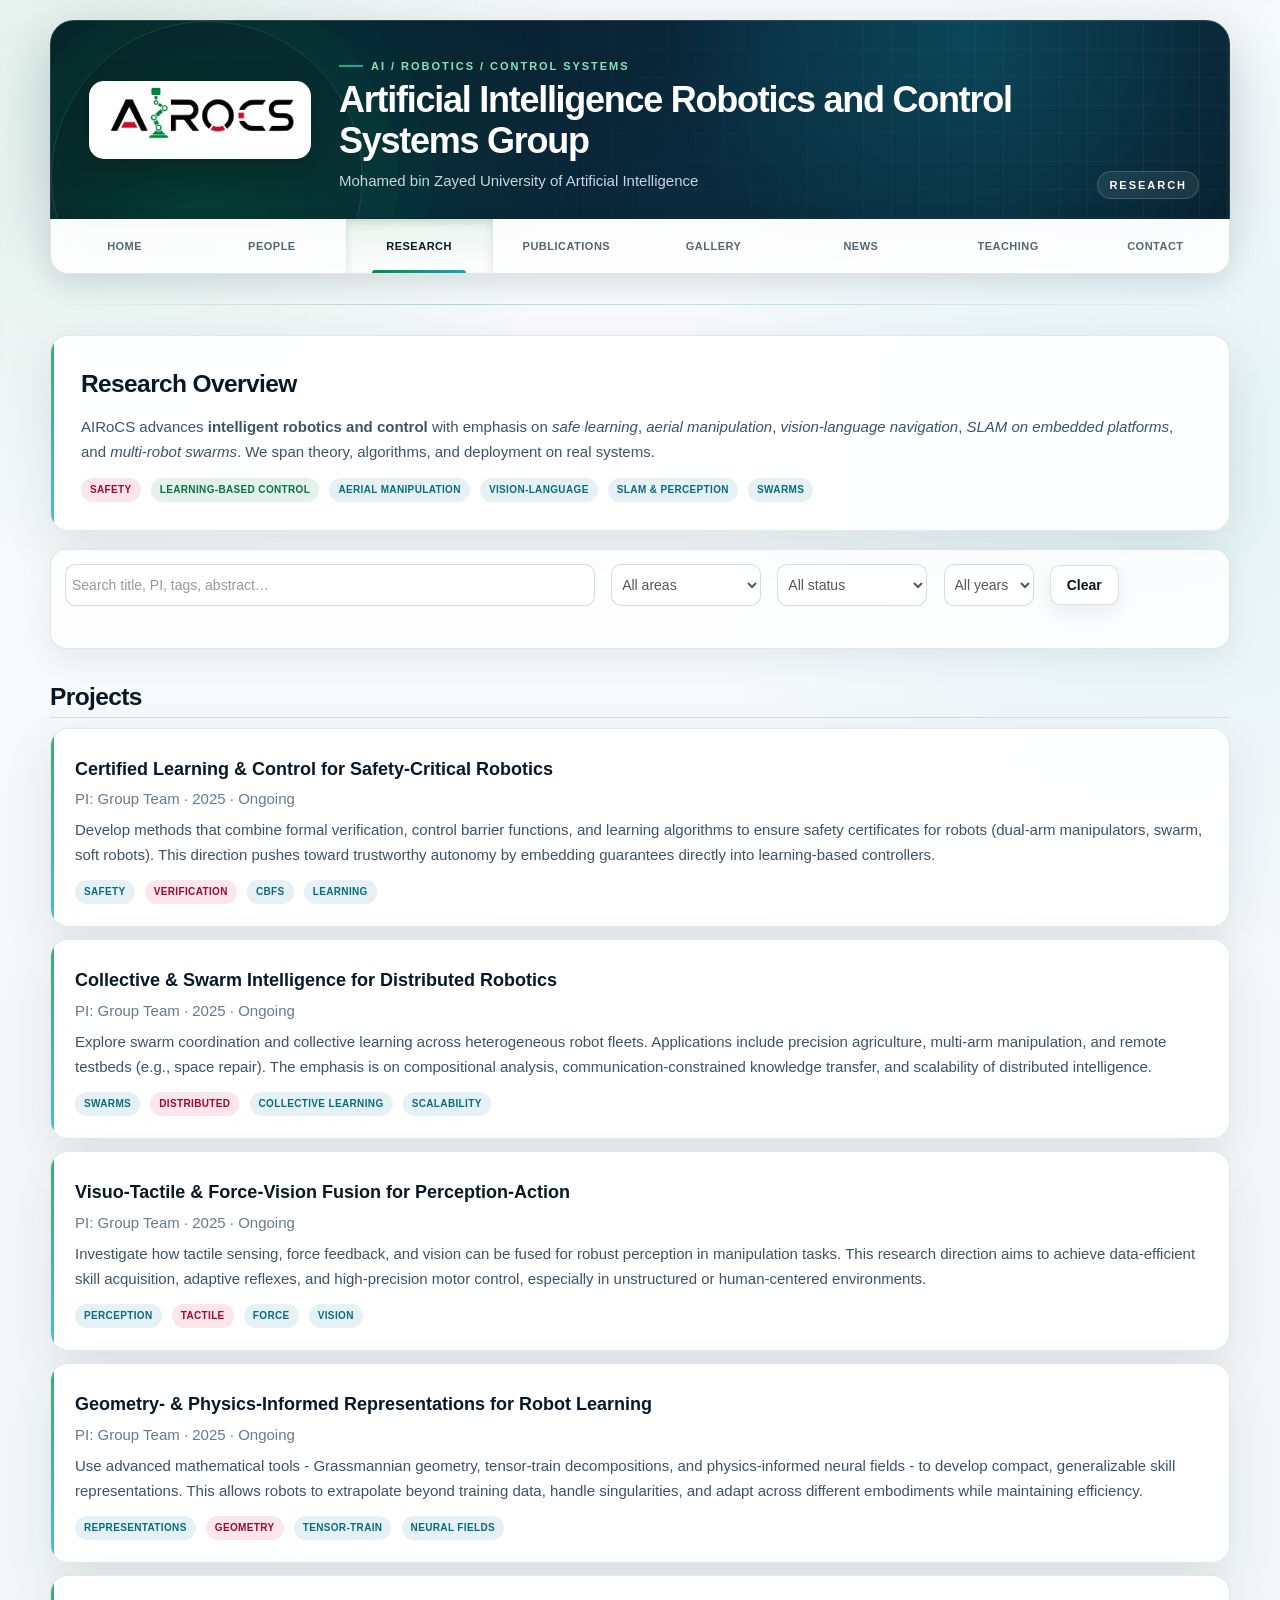
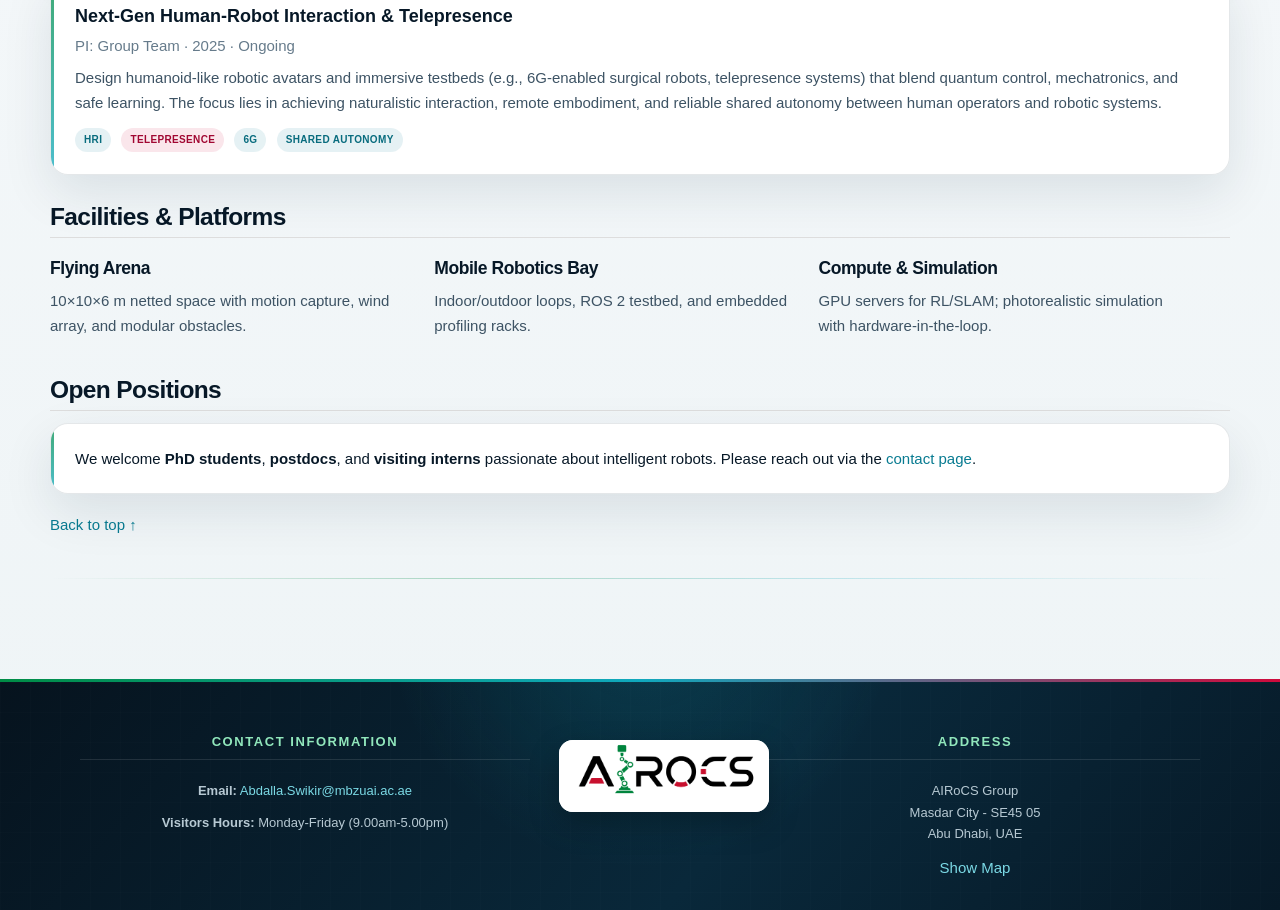
<file: research.html>
<!DOCTYPE html>
<html lang="en">

<head>
  <meta charset="utf-8">
  <title>Research | AIRoCS Group</title>
  <meta name="viewport" content="width=device-width, initial-scale=1.0">
  <meta name="description" content="Research | AIRoCS Group | Mohamed bin Zayed University of Artificial Intelligence">
  <meta name="author" content="AIRoCS Group">
  <link href="css/bootstrap.min.css" rel="stylesheet">
  <link href="css/bootstrap-responsive.min.css" rel="stylesheet">
  <link href="css/theme.css" rel="stylesheet">
  <style>
    /* Lightweight, Bootstrap-2 friendly tweaks */
    .subhead h1 {
      font-size: 1.6rem;
      line-height: 1.2;
      margin: .4em 0;
    }

    .hero-research {
      padding: 16px;
      border: 1px solid #eee;
      border-radius: 6px;
      background: #fff;
      margin-bottom: 18px;
    }

    .focus-badges .label {
      margin: 3px 6px 0 0;
      display: inline-block;
    }

    .nav-toggle {
      display: none;
      background: #08c;
      color: #fff;
      border: 0;
      padding: 10px 12px;
      font-size: 15px;
      border-radius: 4px;
      font-weight: 600;
      text-transform: uppercase;
      box-sizing: border-box;
      line-height: 1;
    }

    .nav-toggle-bar {
      display: block;
      width: 22px;
      height: 2px;
      background: #fff;
      margin: 4px 0;
    }

    .filters {
      margin: 10px 0 18px;
    }

    .filters .control-group {
      margin-right: 12px;
      margin-bottom: 8px;
      display: inline-block;
    }

    .year-heading {
      margin: 22px 0 10px;
      border-bottom: 1px solid #ddd;
    }

    /* Project cards */
    .proj-list {
      list-style: none;
      margin: 0;
      padding: 0;
    }

    .proj-item {
      border: 1px solid #eee;
      border-radius: 4px;
      background: #fff;
      padding: 12px;
      margin-bottom: 12px;
    }

    .proj-title {
      font-weight: 600;
      margin: 6px 0 4px;
      line-height: 1.25;
    }

    .proj-meta {
      color: #666;
      margin-bottom: 6px;
    }

    .proj-tags .label {
      margin-right: 6px;
    }

    .proj-thumb {
      width: 100%;
      max-height: 180px;
      object-fit: cover;
      border: 1px solid #f0f0f0;
      border-radius: 3px;
      background: #fafafa;
    }

    .callout {
      border-left: 4px solid #08c;
      background: #f6fbff;
      padding: 10px 12px;
      border-radius: 3px;
      margin: 12px 0 18px;
    }

    .muted-small {
      color: #777;
      font-size: 12px;
    }

    .bs-docs-sidenav>li>a {
      padding: 8px 12px;
    }

    @media (max-width: 767px) {
      .proj-item {
        padding: 10px;
      }

      .filters .control-group {
        display: block;
        margin-right: 0;
      }

      .masthead .navbar-inner {
        position: relative;
        padding: 16px 12px 12px;
      }

      .nav-toggle {
        display: block;
        position: absolute;
        top: 12px;
        right: 12px;
        width: auto;
        padding: 8px 12px;
        background: #08c;
      }

      .masthead .nav {
        display: none !important;
        float: none;
        width: 100%;
        margin: 44px 0 0;
        border: 1px solid #e5e5e5;
        border-radius: 4px;
        background: #fff;
        box-sizing: border-box;
        list-style: none;
        padding: 0;
        flex-direction: column;
      }

      .masthead .nav.open {
        display: flex !important;
      }

      .masthead .nav>li {
        float: none;
        border-top: 1px solid #e5e5e5;
        width: 100%;
      }

      .masthead .nav>li:first-child {
        border-top: 0;
      }

      .masthead .nav>li>a {
        display: block;
        padding: 12px 14px;
        line-height: 1.4;
      }

      .subhead h1 {
        font-size: 1.3rem;
      }

      .subhead .lead {
        font-size: 1rem;
      }
    }
  </style>
  <link href="css/airocs-modern.css" rel="stylesheet">
  <link rel="icon" href="images/airocs-logo.png" type="image/png">
</head>

<body>
  <div class="container">
    <header class="jumbotron subhead" id="overview">
      <div class="hero-brand">
        <a class="hero-logo-link" href="index.html" aria-label="AIRoCS home">
          <img class="site-logo" src="images/airocs-logo.png" alt="AIRoCS Group logo">
        </a>
        <div class="hero-copy">
          <span class="hero-kicker">AI / Robotics / Control Systems</span>
          <h1>Artificial Intelligence Robotics and Control Systems Group</h1>
          <p class="lead">Mohamed bin Zayed University of Artificial Intelligence</p>
        </div>
      </div>
    </header>

    <div class="masthead">
      <div class="navbar">
        <div class="navbar-inner">
          <div class="container">
            <button type="button" class="nav-toggle" aria-expanded="false" aria-controls="primary-nav" aria-label="Toggle navigation">
              <span class="nav-toggle-bar"></span>
              <span class="nav-toggle-bar"></span>
              <span class="nav-toggle-bar"></span>
            </button>
            <ul class="nav" id="primary-nav">
              <li><a href="index.html">Home</a></li>
              <li><a href="people.html">People</a></li>
              <li class="active"><a href="#">Research</a></li>
              <li><a href="publications.html">Publications</a></li>
              <li><a href="gallery.html">Gallery</a></li>
              <li><a href="news.html">News</a></li>
              <li><a href="teaching.html">Teaching</a></li>
              <li><a href="contact.html">Contact</a></li>
            </ul>
          </div>
        </div>
      </div>
    </div>

    <hr>

    <div class="row-fluid">
      <!-- Sticky in-page nav -->
      <!-- <div class="span3 bs-docs-sidebar" id="navparent">
        <ul class="nav nav-list bs-docs-sidenav" data-spy="affix" data-offset-top="200" data-offset-bottom="260">
          <li><a href="#overview-research">Overview</a></li> -->
          <!-- <li><a href="#featured">Featured Projects</a></li> -->
          <!-- <li><a href="#projects">Projects</a></li>
          <li><a href="#facilities">Facilities</a></li>
          <li><a href="#openings">Open Positions</a></li>
        </ul>
      </div> -->

      <div class="span12">
        <!-- Overview -->
        <section id="overview-research" class="hero-research">
          <h3 style="margin-top:0;">Research Overview</h3>
          <p>
            AIRoCS advances <strong>intelligent robotics and control</strong> with emphasis on
            <em>safe learning</em>, <em>aerial manipulation</em>, <em>vision-language navigation</em>,
            <em>SLAM on embedded platforms</em>, and <em>multi-robot swarms</em>. We span theory,
            algorithms, and deployment on real systems.
          </p>
          <div class="focus-badges">
            <span class="label label-important">Safety</span>
            <span class="label label-success">Learning-Based Control</span>
            <span class="label label-info">Aerial Manipulation</span>
            <span class="label label-warning">Vision-Language</span>
            <span class="label">SLAM &amp; Perception</span>
            <span class="label label-inverse">Swarms</span>
          </div>
        </section>

        <!-- Filters -->
        <div class="filters">
          <form class="form-inline">
            <div class="control-group">
              <input id="q" type="text" class="input-xxlarge" placeholder="Search title, PI, tags, abstract…">
            </div>
            <div class="control-group">
              <select id="area" class="input-medium">
                <option value="all">All areas</option>
              </select>
            </div>
            <div class="control-group">
              <select id="status" class="input-medium">
                <option value="all">All status</option>
                <option>Ongoing</option>
                <option>Completed</option>
              </select>
            </div>
            <div class="control-group">
              <select id="year" class="input-small">
                <option value="all">All years</option>
              </select>
            </div>
            <button id="clear" type="button" class="btn">Clear</button>
          </form>
        </div>

        <!-- Featured Projects -->
        <section id="featured">
          <h3 class="year-heading"> Projects</h3>
          <!-- <div class="row-fluid">
              <div class="span4">
                <div class="proj-item" data-year="2025" data-area="Aerial Manipulation" data-status="Ongoing">
                  <img class="proj-thumb" src="thumbs/aerial_manipulation.jpg" alt="Quadrotor with robotic arm">
                  <div class="proj-title">Learning-Based Control for Aerial Manipulation</div>
                  <div class="proj-meta">PI: A. Researcher · 2025 · Ongoing</div>
                  <p>End-to-end controllers for quadrotor-arm systems handling contact, payload variation, and unmodeled dynamics.</p>
                  <div class="proj-tags">
                    <span class="label label-info">Aerial</span>
                    <span class="label label-success">Control</span>
                    <span class="label">Manipulation</span>
                  </div>
                  <p class="muted-small"><a href="publications.html">Related papers</a> · <a href="gallery.html">Video</a></p>
                </div>
              </div> -->
          <div class="proj-item" data-year="2025" data-area="Safety" data-status="Ongoing">
            <div class="proj-title">Certified Learning & Control for Safety-Critical Robotics</div>
            <div class="proj-meta">PI: Group Team · 2025 · Ongoing</div>
            <p>Develop methods that combine formal verification, control barrier functions, and learning algorithms to
              ensure safety certificates for robots (dual-arm manipulators, swarm, soft robots).
              This direction pushes toward trustworthy autonomy by embedding guarantees directly into learning-based
              controllers.</p>
            <div class="proj-tags">
              <span class="label label-inverse">Safety</span>
              <span class="label label-important">Verification</span>
              <span class="label">CBFs</span>
              <span class="label">Learning</span>
            </div>
          </div>

          <div class="proj-item" data-year="2025" data-area="Swarms" data-status="Ongoing">
            <div class="proj-title">Collective & Swarm Intelligence for Distributed Robotics</div>
            <div class="proj-meta">PI: Group Team · 2025 · Ongoing</div>
            <p>Explore swarm coordination and collective learning across heterogeneous robot fleets. Applications
              include precision agriculture, multi-arm manipulation, and remote testbeds (e.g., space repair).
              The emphasis is on compositional analysis, communication-constrained knowledge transfer, and scalability
              of distributed intelligence.</p>
            <div class="proj-tags">
              <span class="label label-inverse">Swarms</span>
              <span class="label label-important">Distributed</span>
              <span class="label">Collective Learning</span>
              <span class="label">Scalability</span>
            </div>
          </div>

          <div class="proj-item" data-year="2025" data-area="Perception" data-status="Ongoing">
            <div class="proj-title">Visuo-Tactile & Force-Vision Fusion for Perception-Action</div>
            <div class="proj-meta">PI: Group Team · 2025 · Ongoing</div>
            <p>Investigate how tactile sensing, force feedback, and vision can be fused for robust perception in
              manipulation tasks.
              This research direction aims to achieve data-efficient skill acquisition, adaptive reflexes, and
              high-precision motor control, especially in unstructured or human-centered environments.</p>
            <div class="proj-tags">
              <span class="label label-inverse">Perception</span>
              <span class="label label-important">Tactile</span>
              <span class="label">Force</span>
              <span class="label">Vision</span>
            </div>
          </div>

          <div class="proj-item" data-year="2025" data-area="Representations" data-status="Ongoing">
            <div class="proj-title">Geometry- & Physics-Informed Representations for Robot Learning</div>
            <div class="proj-meta">PI: Group Team · 2025 · Ongoing</div>
            <p>Use advanced mathematical tools - Grassmannian geometry, tensor-train decompositions, and physics-informed
              neural fields - to develop compact, generalizable skill representations.
              This allows robots to extrapolate beyond training data, handle singularities, and adapt across different
              embodiments while maintaining efficiency.</p>
            <div class="proj-tags">
              <span class="label label-inverse">Representations</span>
              <span class="label label-important">Geometry</span>
              <span class="label">Tensor-Train</span>
              <span class="label">Neural Fields</span>
            </div>
          </div>

          <div class="proj-item" data-year="2025" data-area="HRI/Telepresence" data-status="Ongoing">
            <div class="proj-title">Next-Gen Human-Robot Interaction & Telepresence</div>
            <div class="proj-meta">PI: Group Team · 2025 · Ongoing</div>
            <p>Design humanoid-like robotic avatars and immersive testbeds (e.g., 6G-enabled surgical robots,
              telepresence systems) that blend quantum control, mechatronics, and safe learning.
              The focus lies in achieving naturalistic interaction, remote embodiment, and reliable shared autonomy
              between human operators and robotic systems.</p>
            <div class="proj-tags">
              <span class="label label-inverse">HRI</span>
              <span class="label label-important">Telepresence</span>
              <span class="label">6G</span>
              <span class="label">Shared Autonomy</span>
            </div>
          </div>

        </section>

        <!-- Facilities -->
        <section id="facilities">
          <h3 class="year-heading">Facilities & Platforms</h3>
          <div class="row-fluid">
            <div class="span4">
              <h4>Flying Arena</h4>
              <p>10×10×6 m netted space with motion capture, wind array, and modular obstacles.</p>
            </div>
            <div class="span4">
              <h4>Mobile Robotics Bay</h4>
              <p>Indoor/outdoor loops, ROS 2 testbed, and embedded profiling racks.</p>
            </div>
            <div class="span4">
              <h4>Compute & Simulation</h4>
              <p>GPU servers for RL/SLAM; photorealistic simulation with hardware-in-the-loop.</p>
            </div>
          </div>
        </section>

        <!-- Openings -->
        <section id="openings">
          <h3 class="year-heading">Open Positions</h3>
          <div class="callout">
            We welcome <strong>PhD students</strong>, <strong>postdocs</strong>, and <strong>visiting
              interns</strong>
            passionate about intelligent robots. Please reach out via the <a href="contact.html">contact page</a>.
          </div>
        </section>

        <p><a href="#top">Back to top ↑</a></p>
      </div>
    </div>

    <hr>
  </div>

  <footer id="footer">
    <div class="container-fluid">
      <div class="row-fluid">
        <div class="span5">
          <h3>Contact Information</h3>
          <p><b>Email:</b> <a href="mailto:Abdalla.Swikir@mbzuai.ac.ae">Abdalla.Swikir@mbzuai.ac.ae</a></p>
          <p><b>Visitors Hours: </b>Monday-Friday (9.00am-5.00pm)</p>

        </div>
        <div class="span2">
          <a href="https://abdallaswikirrobotlab.github.io/Robot_Lab_Website/">
            <img src="images/airocs-logo.png" alt="AIRoCS Group logo" />
          </a>
        </div>
        <div class="span5">
          <h3>Address</h3>
          <p>AIRoCS Group<br>Masdar City - SE45 05<br>Abu Dhabi, UAE</p>
          <a href="https://maps.app.goo.gl/gb7csNPpujr68AkG7">Show Map</a>
        </div>
      </div>
    </div>
  </footer>

  <!-- JS at end for performance -->
  <script src="js/jquery-1.9.1.min.js"></script>
  <script src="js/bootstrap.min.js"></script>
  <script>
    // Lightweight nav toggle for phones
    (function () {
      var $nav = $('#primary-nav');
      var $toggle = $('.nav-toggle');

      function syncState() {
        var isDesktop = $(window).width() > 767;
        if (isDesktop) {
          $nav.removeClass('open');
          $toggle.attr('aria-expanded', true);
        } else {
          $toggle.attr('aria-expanded', $nav.hasClass('open'));
        }
      }

      $toggle.on('click', function () {
        var isOpen = $nav.toggleClass('open').hasClass('open');
        $(this).attr('aria-expanded', isOpen);
      });

      $(window).on('resize orientationchange', syncState);
      syncState();
    })();

    // Scrollspy for sidebar
    $(document).ready(function () { $(document.body).scrollspy({ target: "#navparent" }); });

    // Build Area & Year selects from project attributes, add search/filter
    (function () {
      function norm(s) { return (s || "").toString().toLowerCase(); }

      function populateFilters() {
        var areas = {}, years = {};
        $('.proj-item').each(function () {
          areas[$(this).data('area')] = true;
          years[$(this).data('year')] = true;
        });
        var areaList = Object.keys(areas).sort();
        var yearList = Object.keys(years).sort(function (a, b) { return b - a; });
        var $area = $('#area'), $year = $('#year');
        $area.find('option:not([value="all"])').remove();
        $year.find('option:not([value="all"])').remove();
        areaList.forEach(function (a) {
          if (a && a !== 'undefined') { $area.append('<option value="' + a + '">' + a + '</option>'); }
        });
        yearList.forEach(function (y) {
          if (y && y !== 'undefined') { $year.append('<option value="' + y + '">' + y + '</option>'); }
        });
        $area.val('all');
        $year.val('all');
      }

      function applyFilters() {
        var q = norm($('#q').val());
        var area = $('#area').val();
        var status = $('#status').val();
        var year = $('#year').val();

        $('.proj-item').each(function () {
          var $it = $(this);
          var matchesQ = !q || norm($it.text()).indexOf(q) !== -1;
          var matchesArea = (area === 'all') || ($it.data('area') == area);
          var matchesStatus = (status === 'all') || ($it.data('status') == status);
          var matchesYear = (year === 'all') || ($it.data('year').toString() === year);
          var isVisible = matchesQ && matchesArea && matchesStatus && matchesYear;
          $it.toggle(isVisible).data('isVisible', isVisible);
        });
      }

      function clearFilters() {
        $('#q').val('');
        $('#area').val('all');
        $('#status').val('all');
        $('#year').val('all');
        applyFilters();
      }

      $('#q').on('keyup', applyFilters);
      $('#area, #status, #year').on('change', applyFilters);
      $('#clear').on('click', clearFilters);

      populateFilters();
      applyFilters();
    })();
  </script>
  <script src="js/airocs-modern.js"></script>
</body>

</html>
</file>
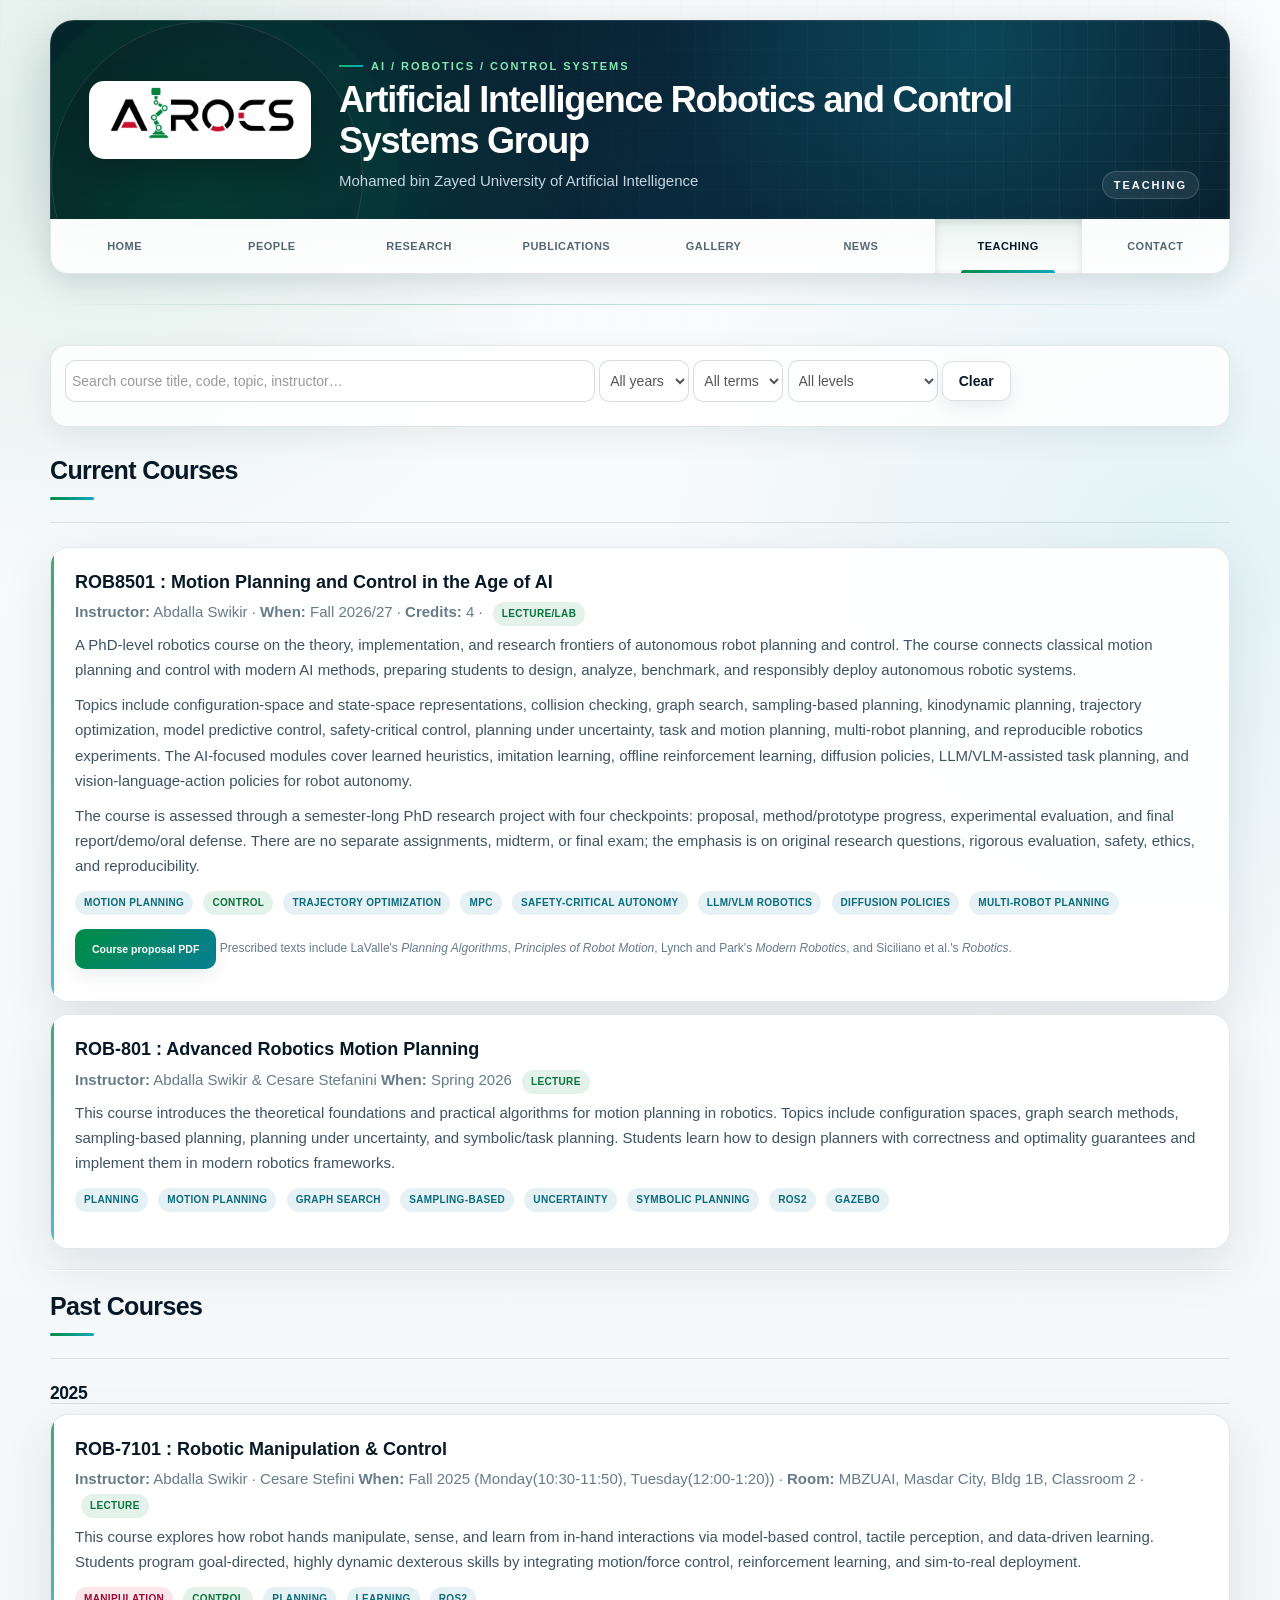
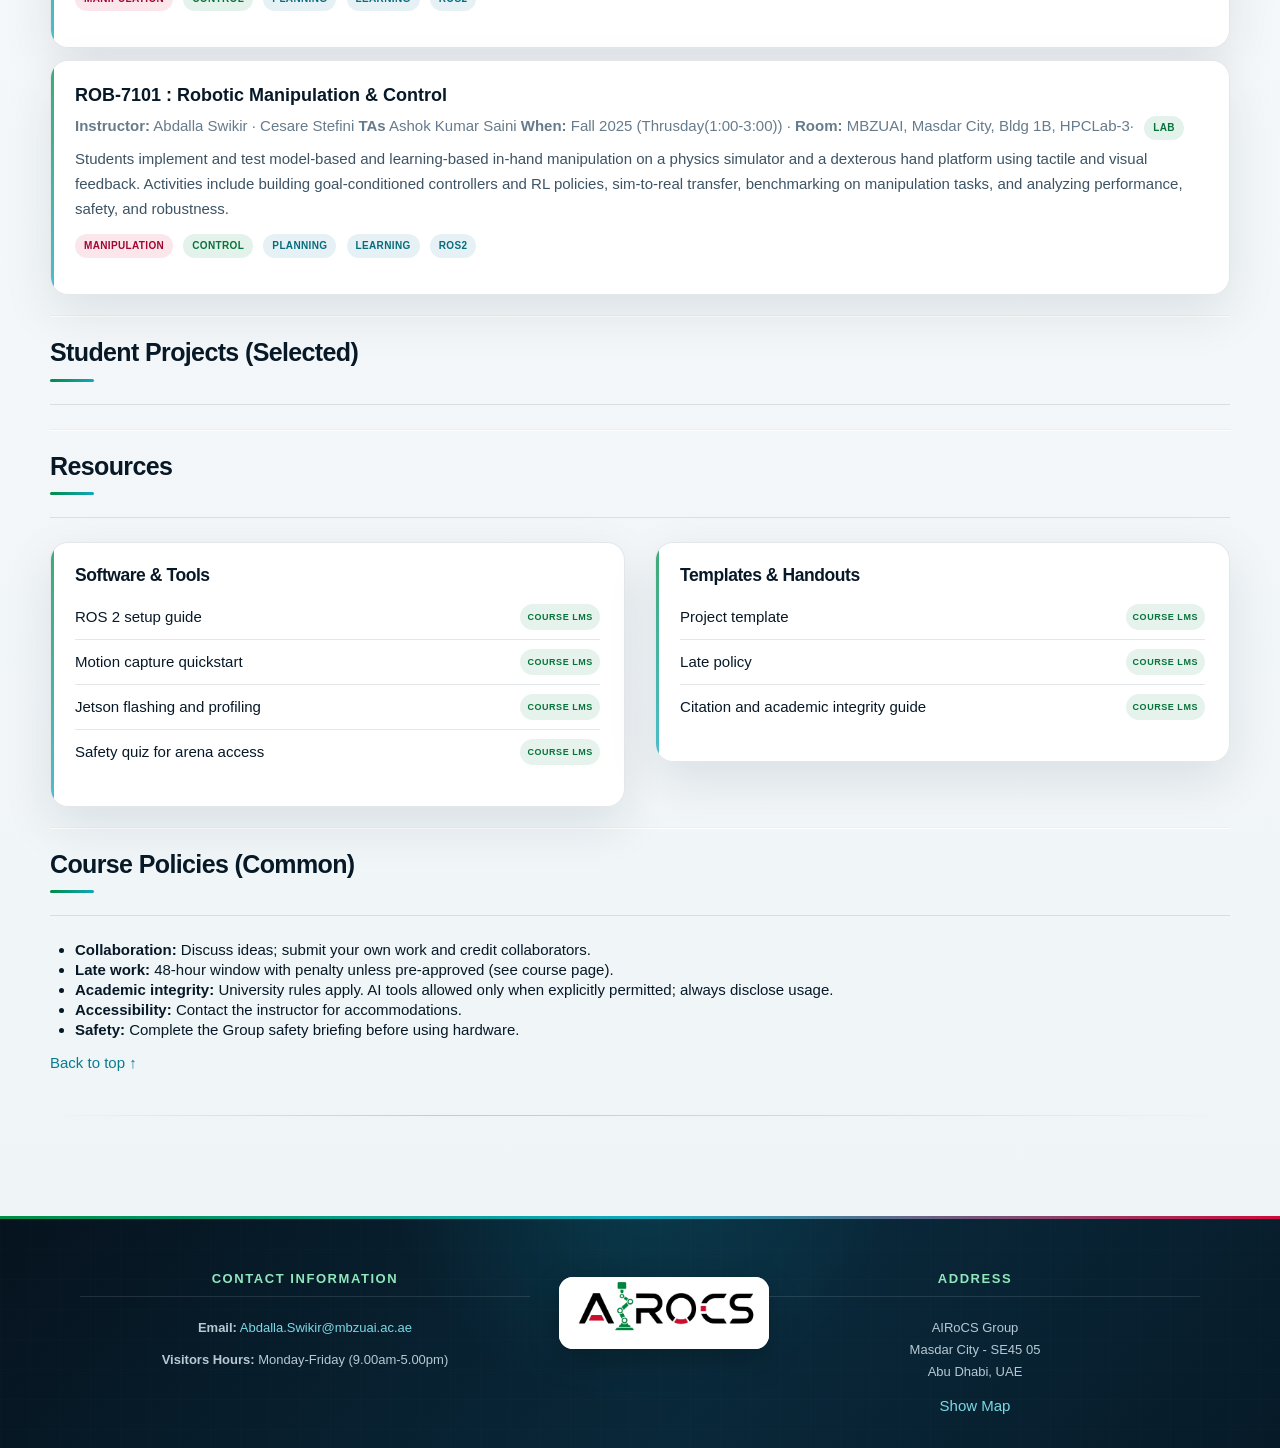
<file: teaching.html>
<!DOCTYPE html>
<html lang="en">

<head>
  <meta charset="utf-8">
  <title>Teaching | AIRoCS Group</title>
  <meta name="viewport" content="width=device-width, initial-scale=1.0">
  <meta name="description" content="Teaching | AIRoCS Group | Mohamed bin Zayed University of Artificial Intelligence">
  <meta name="author" content="AIRoCS Group">
  <link href="css/bootstrap.min.css" rel="stylesheet">
  <link href="css/bootstrap-responsive.min.css" rel="stylesheet">
  <link href="css/theme.css" rel="stylesheet">
  <style>
    /* Lightweight, Bootstrap-2 friendly tweaks */
    .subhead h1 {
      font-size: 1.6rem;
      line-height: 1.2;
      margin: .4em 0;
    }

    .teach-toolbar {
      margin: 10px 0 18px;
    }

    .teach-toolbar .controls {
      margin-bottom: 10px;
    }

    .course-card {
      border: 1px solid #eee;
      background: #fff;
      border-radius: 4px;
      padding: 12px;
      margin-bottom: 12px;
    }

    .nav-toggle {
      display: none;
      background: #08c;
      color: #fff;
      border: 0;
      padding: 10px 12px;
      font-size: 15px;
      border-radius: 4px;
      font-weight: 600;
      text-transform: uppercase;
      box-sizing: border-box;
      line-height: 1;
    }

    .nav-toggle-bar {
      display: block;
      width: 22px;
      height: 2px;
      background: #fff;
      margin: 4px 0;
    }

    .course-title {
      font-weight: 600;
      line-height: 1.25;
      margin: 0 0 6px;
    }

    .course-meta {
      color: #666;
      margin-bottom: 6px;
    }

    .course-tags .label {
      margin-right: 6px;
      margin-bottom: 4px;
      display: inline-block;
    }

    .muted-small {
      color: #777;
      font-size: 12px;
    }

    .year-heading {
      margin: 22px 0 10px;
      border-bottom: 1px solid #ddd;
    }

    .bs-docs-sidenav>li>a {
      padding: 8px 12px;
    }

    .callout {
      border-left: 4px solid #08c;
      background: #f6fbff;
      padding: 10px 12px;
      border-radius: 3px;
      margin: 0 0 18px 0;
    }

    .resource-box {
      border: 1px solid #eee;
      padding: 12px;
      border-radius: 4px;
      background: #fff;
    }

    .resource-box h4 {
      margin-top: 0;
    }

    .meeting-badge {
      margin-left: 6px;
    }

    @media (max-width: 767px) {
      .course-card {
        padding: 10px;
      }

      .masthead .navbar-inner {
        position: relative;
        padding: 16px 12px 12px;
      }

      .nav-toggle {
        display: block;
        position: absolute;
        top: 12px;
        right: 12px;
        width: auto;
        padding: 8px 12px;
        background: #08c;
      }

      .masthead .nav {
        display: none !important;
        float: none;
        width: 100%;
        margin: 44px 0 0;
        border: 1px solid #e5e5e5;
        border-radius: 4px;
        background: #fff;
        box-sizing: border-box;
        list-style: none;
        padding: 0;
        flex-direction: column;
      }

      .masthead .nav.open {
        display: flex !important;
      }

      .masthead .nav>li {
        float: none;
        border-top: 1px solid #e5e5e5;
        width: 100%;
      }

      .masthead .nav>li:first-child {
        border-top: 0;
      }

      .masthead .nav>li>a {
        display: block;
        padding: 12px 14px;
        line-height: 1.4;
      }

      .subhead h1 {
        font-size: 1.3rem;
      }

      .subhead .lead {
        font-size: 1rem;
      }
    }
  </style>
  <link href="css/airocs-modern.css" rel="stylesheet">
  <link rel="icon" href="images/airocs-logo.png" type="image/png">
</head>

<body>
  <div class="container">
    <header class="jumbotron subhead" id="overview">
      <div class="hero-brand">
        <a class="hero-logo-link" href="index.html" aria-label="AIRoCS home">
          <img class="site-logo" src="images/airocs-logo.png" alt="AIRoCS Group logo">
        </a>
        <div class="hero-copy">
          <span class="hero-kicker">AI / Robotics / Control Systems</span>
          <h1>Artificial Intelligence Robotics and Control Systems Group</h1>
          <p class="lead">Mohamed bin Zayed University of Artificial Intelligence</p>
        </div>
      </div>
    </header>

    <div class="masthead">
      <div class="navbar">
        <div class="navbar-inner">
          <div class="container">
            <button type="button" class="nav-toggle" aria-expanded="false" aria-controls="primary-nav" aria-label="Toggle navigation">
              <span class="nav-toggle-bar"></span>
              <span class="nav-toggle-bar"></span>
              <span class="nav-toggle-bar"></span>
            </button>
            <ul class="nav" id="primary-nav">
              <li><a href="index.html">Home</a></li>
              <li><a href="people.html">People</a></li>
              <li><a href="research.html">Research</a></li>
              <li><a href="publications.html">Publications</a></li>
              <li><a href="gallery.html">Gallery</a></li>
              <li><a href="news.html">News</a></li>
              <li class="active"><a href="#">Teaching</a></li>
              <li><a href="contact.html">Contact</a></li>
            </ul>
          </div>
        </div>
      </div>
    </div>

    <hr>

    <div class="row-fluid">
      <!-- Sticky in-page nav -->
      <!-- <div class="span3 bs-docs-sidebar" id="navparent">
        <ul class="nav nav-list bs-docs-sidenav" data-spy="affix" data-offset-top="200" data-offset-bottom="260">
          <li><a href="#current">Current</a></li>
          <li><a href="#past">Past</a></li>
          <li><a href="#projects">Student Projects</a></li>
          <li><a href="#resources">Resources</a></li>
          <li><a href="#policies">Policies</a></li>
        </ul>
      </div> -->

      <div class="span12">
        <!-- Page tools -->
        <div class="teach-toolbar">
          <form class="form-inline controls">
            <input id="courseSearch" type="text" class="input-xxlarge"
              placeholder="Search course title, code, topic, instructor…">
            <select id="yearFilter" class="input-small">
              <option value="all">All years</option>
            </select>
            <select id="termFilter" class="input-small">
              <option value="all">All terms</option>
              <option value="Fall">Fall</option>
              <option value="Spring">Spring</option>
              <option value="Summer">Summer</option>
            </select>
            <select id="levelFilter" class="input-medium">
              <option value="all">All levels</option>
              <option value="Graduate">Graduate</option>
              <option value="Undergraduate">Undergraduate</option>
              <option value="Seminar">Seminar</option>
              <option value="Group">Group</option>
            </select>
            <button id="clearFilters" type="button" class="btn">Clear</button>
          </form>
        </div>

        <!-- Current -->
        <section id="current">
          <div class="page-header">
            <h3>Current Courses</h3>
          </div>
          <!-- <div class="callout">
              All times are Abu Dhabi (UTC+4). For enrollment questions, email
              <a href="mailto:Abdalla.Swikir@mbzuai.ac.ae">Abdalla.Swikir@mbzuai.ac.ae</a>.
            </div> -->

          <!-- Course: Motion Planning and Control in the Age of AI -->
          <div class="course-card" data-year="2026" data-term="Fall" data-level="PhD" data-code="ROB8501"
            data-title="Motion Planning and Control in the Age of AI">
            <div class="course-title">ROB8501 : Motion Planning and Control in the Age of AI</div>
            <div class="course-meta">
              <b>Instructor:</b> Abdalla Swikir &middot;
              <b>When:</b> Fall 2026/27 &middot;
              <b>Credits:</b> 4 &middot;
              <span class="label label-success meeting-badge">Lecture/Lab</span>
            </div>
            <p>
              A PhD-level robotics course on the theory, implementation, and research frontiers of autonomous robot
              planning and control. The course connects classical motion planning and control with modern AI methods,
              preparing students to design, analyze, benchmark, and responsibly deploy autonomous robotic systems.
            </p>
            <p>
              Topics include configuration-space and state-space representations, collision checking, graph search,
              sampling-based planning, kinodynamic planning, trajectory optimization, model predictive control,
              safety-critical control, planning under uncertainty, task and motion planning, multi-robot planning,
              and reproducible robotics experiments. The AI-focused modules cover learned heuristics, imitation learning,
              offline reinforcement learning, diffusion policies, LLM/VLM-assisted task planning, and vision-language-action
              policies for robot autonomy.
            </p>
            <p>
              The course is assessed through a semester-long PhD research project with four checkpoints: proposal,
              method/prototype progress, experimental evaluation, and final report/demo/oral defense. There are no separate
              assignments, midterm, or final exam; the emphasis is on original research questions, rigorous evaluation,
              safety, ethics, and reproducibility.
            </p>
            <p class="course-tags">
              <span class="label label-info">Motion Planning</span>
              <span class="label label-success">Control</span>
              <span class="label">Trajectory Optimization</span>
              <span class="label">MPC</span>
              <span class="label">Safety-Critical Autonomy</span>
              <span class="label">LLM/VLM Robotics</span>
              <span class="label">Diffusion Policies</span>
              <span class="label">Multi-Robot Planning</span>
            </p>
            <p class="muted-small">
              <a class="btn btn-mini btn-primary" href="files/ROB8501_Motion_Planning_and_Control_in_the_Age_of_AI.pdf">Course proposal PDF</a>
              <span>Prescribed texts include LaValle's <i>Planning Algorithms</i>, <i>Principles of Robot Motion</i>,
                Lynch and Park's <i>Modern Robotics</i>, and Siciliano et al.'s <i>Robotics</i>.</span>
            </p>
          </div>
          <!-- Course: Advanced Robotics Motion Planning -->
          <div class="course-card" data-year="2026" data-term="Spring" data-level="Graduate" data-code="ROB-801"
            data-title="Advanced Robotics Motion Planning">
            <div class="course-title">ROB-801 : Advanced Robotics Motion Planning</div>
            <div class="course-meta">
              <b>Instructor:</b> Abdalla Swikir &amp; Cesare Stefanini
              <b>When:</b> Spring 2026
              <span class="label label-success meeting-badge">Lecture</span>
            </div>
            <p>
              This course introduces the theoretical foundations and practical algorithms for motion planning in robotics.
              Topics include configuration spaces, graph search methods, sampling-based planning, planning under uncertainty,
              and symbolic/task planning. Students learn how to design planners with correctness and optimality guarantees and
              implement them in modern robotics frameworks.
            </p>
            <p class="course-tags">
              <span class="label label-info">Planning</span>
              <span class="label">Motion Planning</span>
              <span class="label">Graph Search</span>
              <span class="label">Sampling-based</span>
              <span class="label">Uncertainty</span>
              <span class="label">Symbolic Planning</span>
              <span class="label">ROS2</span>
              <span class="label">Gazebo</span>
            </p>
          </div>


          <!-- Course: Safe Learning for Control (Seminar) -->
          <!-- <div class="course-card"
                 data-year="2025" data-term="Fall" data-level="Seminar"
                 data-code="AIR-690" data-title="Safe Learning for Control (Reading Seminar)">
              <div class="course-title">AIR-690 · Safe Learning for Control (Reading Seminar)</div>
              <div class="course-meta">
                <b>Instructor:</b> Abdalla Swikir ·
                <b>When:</b> Fall 2025 (Mon 16:00-17:30) ·
                <b>Room:</b> B1B-1F ·
                <span class="label label-warning meeting-badge">Seminar</span>
              </div>
              <p>
                Weekly paper discussions on barrier functions, safe exploration, distributional robustness,
                and verification for RL-enabled systems.
              </p>
              <p class="course-tags">
                <span class="label label-important">Safety</span>
                <span class="label">RL</span>
                <span class="label">Verification</span>
              </p>
              <p class="muted-small">
                <a class="btn btn-mini" href="files/AIR690_readinglist_F25.pdf">Reading List</a>
              </p>
            </div>
          </section> -->

          <hr>

          <!-- Past -->
          <section id="past">
            <div class="page-header">
              <h3>Past Courses</h3>
            </div>

            <h4 class="year-heading">2025</h4>



          <!-- Course: AI for Robotics -->
          <div class="course-card" data-year="2025" data-term="Fall" data-level="Masters" data-code="ROB-701"
            data-title="Robotic Manipulation and Control">
            <div class="course-title">ROB-7101 : Robotic Manipulation &amp; Control</div>
            <div class="course-meta">
              <b>Instructor:</b> Abdalla Swikir · Cesare Stefini
              <b>When:</b> Fall 2025 (Monday(10:30-11:50), Tuesday(12:00-1:20)) ·
              <b>Room:</b> MBZUAI, Masdar City, Bldg 1B, Classroom 2 ·
              <span class="label label-success meeting-badge">Lecture</span>
            </div>
            <p>
              This course explores how robot hands manipulate, sense, and learn from in-hand interactions via
              model-based control, tactile perception, and data-driven learning.
              Students program goal-directed, highly dynamic dexterous skills by integrating motion/force control,
              reinforcement learning, and sim-to-real deployment.
            </p>
            <p class="course-tags">
              <span class="label label-important">Manipulation</span>
              <span class="label label-success">Control</span>
              <span class="label label-info">Planning</span>
              <span class="label">Learning</span>
              <span class="label">ROS2</span>

            </p>
            <!-- <p class="muted-small">
                <a class="btn btn-mini btn-primary" href="files/AIR601_syllabus_F25.pdf">Syllabus</a>
                <a class="btn btn-mini" href="#">Moodle / LMS</a>
                <a class="btn btn-mini" href="#" data-toggle="collapse" data-target="#air601-more">More</a>
              </p>
              <div id="air601-more" class="collapse">
                <ul>
                  <li><b>Office hours:</b> Wed 13:00-14:00 (B1B-1F) or by appointment.</li>
                  <li><b>TAs:</b> Jane Carmona (<a href="mailto:jane.email@uni.edu">jane.email@uni.edu</a>)</li>
                  <li><b>Prereqs:</b> Linear algebra, probability, Python; prior ROS helpful.</li>
                  <li><b>Assessment:</b> HW (30%), midterm (25%), project (35%), participation (10%).</li>
                </ul>
              </div> -->
          </div>

          <!-- Course: Robotics Systems Group -->
          <div class="course-card" data-year="2025" data-term="Fall" data-level="Masters" data-code="ROB-701"
            data-title="Robotic Manipulation and Control">
            <div class="course-title">ROB-7101 : Robotic Manipulation &amp; Control</div>
            <div class="course-meta">
              <b>Instructor:</b> Abdalla Swikir · Cesare Stefini
              <b>TAs</b> Ashok Kumar Saini
              <b>When:</b> Fall 2025 (Thrusday(1:00-3:00)) ·
              <b>Room:</b> MBZUAI, Masdar City, Bldg 1B, HPCLab-3·
              <span class="label label-success meeting-badge">Lab</span>
            </div>
            <p>
              Students implement and test model-based and learning-based in-hand manipulation on a physics simulator and
              a dexterous hand platform using tactile and visual feedback.
              Activities include building goal-conditioned controllers and RL policies, sim-to-real transfer,
              benchmarking on manipulation tasks, and analyzing performance, safety, and robustness.
            </p>
            <p class="course-tags">
              <span class="label label-important">Manipulation</span>
              <span class="label label-success">Control</span>
              <span class="label label-info">Planning</span>
              <span class="label">Learning</span>
              <span class="label">ROS2</span>

              <!-- <p class="course-tags">
                <span class="label">SLAM</span>
                <span class="label">Embedded</span>
                <span class="label label-success">Control</span>
                <span class="label label-warning">Perception</span>
              </p>
              <p class="muted-small">
                <a class="btn btn-mini btn-primary" href="files/AIR622_labguide_F25.pdf">Group Guide</a>
                <a class="btn btn-mini" href="#" data-toggle="collapse" data-target="#air622-more">More</a>
              </p>
              <div id="air622-more" class="collapse">
                <ul>
                  <li><b>TAs:</b> Ashok Kumar (<a href="mailto:ashok.kumar@mbzuai.ac.ae">ashok.kumar@mbzuai.ac.ae</a>)</li>
                  <li><b>Safety:</b> Eye protection required; follow arena rules. Complete onboarding before Group access.</li>
                  <li><b>Equipment:</b> Micro-UAVs, motion capture, Jetson kits, event cameras.</li>
                </ul>
              </div> -->
          </div>

          <!-- 2024 -->
          <!-- <h4 class="year-heading">2024</h4>

            <div class="course-card"
                 data-year="2024" data-term="Spring" data-level="Graduate"
                 data-code="AIR-540" data-title="Perception & SLAM on Resource-Constrained Platforms">
              <div class="course-title">AIR-540 · Perception &amp; SLAM on Resource-Constrained Platforms</div>
              <div class="course-meta">
                <b>Instructor:</b> Abdalla Swikir ·
                <b>When:</b> Spring 2024 (Tue 10:00-12:00) ·
                <span class="label label-success meeting-badge">Lecture</span>
              </div>
              <p>Frugal perception: int8, event-based sensing, learned features, and real-time benchmarks.</p>
              <p class="muted-small"><a class="btn btn-mini" href="files/AIR540_syllabus_S24.pdf">Syllabus</a></p>
            </div>

            <div class="course-card"
                 data-year="2024" data-term="Fall" data-level="Group"
                 data-code="AIR-622" data-title="Robotic Systems Group">
              <div class="course-title">AIR-622 · Robotic Systems Group</div>
              <div class="course-meta">
                <b>Instructor:</b> Abdalla Swikir ·
                <b>When:</b> Fall 2024 (Fri 14:00-17:00) ·
                <span class="label meeting-badge">Group</span>
              </div>
              <p>Project-driven course culminating in an open-house demo. Focus: embedded SLAM.</p>
            </div> -->

          <!-- 2023 -->
          <!-- <h4 class="year-heading">2023</h4>

            <div class="course-card"
                 data-year="2023" data-term="Fall" data-level="Graduate"
                 data-code="AIR-510" data-title="Introduction to Intelligent Robotics">
              <div class="course-title">AIR-510 · Introduction to Intelligent Robotics</div>
              <div class="course-meta">
                <b>Instructor:</b> Abdalla Swikir ·
                <b>When:</b> Fall 2023 (Mon/Wed 10:00-11:15) ·
                <span class="label label-success meeting-badge">Lecture</span>
              </div>
              <p>Core kinematics, dynamics, planning, and control with hands-on mini-projects.</p>
            </div>
          </section> -->

          </section>

          <hr>

          <!-- Student Projects -->
          <section id="projects">
            <div class="page-header">
              <h3>Student Projects (Selected)</h3>
            </div>

            <!-- <div class="course-card">
              <div class="course-title">VLN Agent with Predictive Crowd Modeling (AIR-601, F2025)</div>
              <p>
                End-to-end VLN agent that anticipates pedestrian motion via lightweight forecasting; evaluated in
                dynamic indoor environments. <a href="#">Video</a> · <a href="#">Report</a> · <a href="publications.html">Related paper</a>
              </p>
            </div>

            <div class="course-card">
              <div class="course-title">Int8 Visual-Inertial Pipeline on Jetson (AIR-622, F2024)</div>
              <p>
                Quantized feature extractor + EKF back-end achieving 30 FPS on low-power hardware.
                <a href="#">Poster</a> · <a href="#">Code</a>
              </p>
            </div>
          </section> -->

            <hr>

            <!-- Resources -->
            <section id="resources">
              <div class="page-header">
                <h3>Resources</h3>
              </div>
              <div class="row-fluid">
                <div class="span6">
                  <div class="resource-box">
                    <h4>Software &amp; Tools</h4>
                    <ul>
                      <li>ROS 2 setup guide <span class="resource-status">Course LMS</span></li>
                      <li>Motion capture quickstart <span class="resource-status">Course LMS</span></li>
                      <li>Jetson flashing and profiling <span class="resource-status">Course LMS</span></li>
                      <li>Safety quiz for arena access <span class="resource-status">Course LMS</span></li>
                    </ul>
                  </div>
                </div>
                <div class="span6">
                  <div class="resource-box">
                    <h4>Templates &amp; Handouts</h4>
                    <ul>
                      <li>Project template <span class="resource-status">Course LMS</span></li>
                      <li>Late policy <span class="resource-status">Course LMS</span></li>
                      <li>Citation and academic integrity guide <span class="resource-status">Course LMS</span></li>
                    </ul>
                  </div>
                </div>
              </div>
            </section>

            <hr>

            <!-- Policies -->
            <section id="policies">
              <div class="page-header">
                <h3>Course Policies (Common)</h3>
              </div>
              <ul>
                <li><b>Collaboration:</b> Discuss ideas; submit your own work and credit collaborators.</li>
                <li><b>Late work:</b> 48-hour window with penalty unless pre-approved (see course page).</li>
                <li><b>Academic integrity:</b> University rules apply. AI tools allowed only when explicitly permitted;
                  always disclose usage.</li>
                <li><b>Accessibility:</b> Contact the instructor for accommodations.</li>
                <li><b>Safety:</b> Complete the Group safety briefing before using hardware.</li>
              </ul>
            </section>

            <p><a href="#top">Back to top ↑</a></p>
      </div>
    </div>

    <hr>
  </div>

  <footer id="footer">
    <div class="container-fluid">
      <div class="row-fluid">
        <div class="span5">
          <h3>Contact Information</h3>
          <p><b>Email:</b> <a href="mailto:Abdalla.Swikir@mbzuai.ac.ae">Abdalla.Swikir@mbzuai.ac.ae</a></p>
          <p><b>Visitors Hours: </b>Monday-Friday (9.00am-5.00pm)</p>

        </div>
        <div class="span2">
          <a href="https://abdallaswikirrobotlab.github.io/Robot_Lab_Website/">
            <img src="images/airocs-logo.png" alt="AIRoCS Group logo" />
          </a>
        </div>
        <div class="span5">
          <h3>Address</h3>
          <p>AIRoCS Group<br>Masdar City - SE45 05<br>Abu Dhabi, UAE</p>
          <a href="https://maps.app.goo.gl/gb7csNPpujr68AkG7">Show Map</a>
        </div>
      </div>
    </div>
  </footer>

  <!-- JS at end for performance -->
  <script src="js/jquery-1.9.1.min.js"></script>
  <script src="js/bootstrap.min.js"></script>
  <script>
    // Lightweight nav toggle for phones
    (function () {
      var $nav = $('#primary-nav');
      var $toggle = $('.nav-toggle');

      function syncState() {
        var isDesktop = $(window).width() > 767;
        if (isDesktop) {
          $nav.removeClass('open');
          $toggle.attr('aria-expanded', true);
        } else {
          $toggle.attr('aria-expanded', $nav.hasClass('open'));
        }
      }

      $toggle.on('click', function () {
        var isOpen = $nav.toggleClass('open').hasClass('open');
        $(this).attr('aria-expanded', isOpen);
      });

      $(window).on('resize orientationchange', syncState);
      syncState();
    })();

    // Scrollspy for sidebar
    $(document).ready(function () {
      $(document.body).scrollspy({ target: "#navparent" });
    });

    // Build filter options (years) and enable search/filters
    (function () {
      function norm(s) { return (s || "").toString().toLowerCase(); }

      function populateYears() {
        var years = {};
        $(".course-card").each(function () {
          years[$(this).data("year")] = true;
        });
        var list = Object.keys(years).sort(function (a, b) { return b - a; });
        var $y = $("#yearFilter");
        $y.find('option:not([value="all"])').remove();
        list.forEach(function (y) { $y.append('<option value="' + y + '">' + y + '</option>'); });
        $y.val("all");
      }

      function applyFilters() {
        var q = norm($("#courseSearch").val());
        var year = $("#yearFilter").val();
        var term = $("#termFilter").val();
        var level = $("#levelFilter").val();

        $(".course-card").each(function () {
          var $c = $(this);
          var matchesQ = !q || norm($c.data("title") + " " + $c.data("code") + " " + $c.text()).indexOf(q) !== -1;
          var matchesYear = (year === "all") || ($c.data("year").toString() === year);
          var matchesTerm = (term === "all") || (norm($c.data("term")) === norm(term));
          var matchesLevel = (level === "all") || (norm($c.data("level")) === norm(level));
          var isVisible = matchesQ && matchesYear && matchesTerm && matchesLevel;
          $c.toggle(isVisible).data("isVisible", isVisible);
        });

        updateCourseSections();
      }

      function clearFilters() {
        $("#courseSearch").val("");
        $("#yearFilter").val("all");
        $("#termFilter").val("all");
        $("#levelFilter").val("all");
        applyFilters();
      }

      function updateCourseSections() {
        var $section = $("#current");
        if (!$section.length) { return; }

        var $cards = $section.find(".course-card");
        if (!$cards.length) { return; }

        var hasVisible = $cards.filter(function () {
          return $(this).data("isVisible");
        }).length > 0;

        var $header = $section.find(".page-header").first();
        if (hasVisible) {
          $header.show();
        } else {
          $header.hide();
        }

        $('.bs-docs-sidenav a[href="#current"]').parent().toggle(hasVisible);
      }

      $("#courseSearch").on("keyup", applyFilters);
      $("#yearFilter, #termFilter, #levelFilter").on("change", applyFilters);
      $("#clearFilters").on("click", clearFilters);

      populateYears();
      applyFilters();
    })();
  </script>
  <script src="js/airocs-modern.js"></script>
</body>

</html>
</file>
<file: css/theme.css>
body {
	padding-top: 15px;
	padding-bottom: 0px;
}


/* Custom container */

.container {
	margin: 0 auto;
	max-width: 1000px;
}

.container>hr {
	margin: 20px 0
}


/* Customize the navbar links to be fill the entire space of the .navbar */

.navbar .navbar-inner {
	padding: 0
}

.navbar .nav {
	margin: 0;
	display: table;
	width: 100%;
}

.navbar .nav li {
	display: table-cell;
	width: 1%;
	float: none;
}

.navbar .nav li a {
	font-weight: bold;
	text-align: center;
	border-left: 1px solid rgba(255, 255, 255, .75);
	border-right: 1px solid rgba(0, 0, 0, .1);
}

.navbar .nav li:first-child a {
	border-left: 0;
	border-radius: 3px 0 0 3px;
}

.navbar .nav li:last-child a {
	border-right: 0;
	border-radius: 0 3px 3px 0;
}

body>.navbar {
	font-size: 13px
}


/* Change the docs' brand */

body>.navbar .brand {
	padding-right: 0;
	padding-left: 0;
	margin-left: 20px;
	float: right;
	font-weight: bold;
	color: #000;
	text-shadow: 0 1px 0 rgba(255, 255, 255, .1), 0 0 30px rgba(255, 255, 255, .125);
	-webkit-transition: all .2s linear;
	-moz-transition: all .2s linear;
	transition: all .2s linear;
}

body>.navbar .brand:hover {
	text-decoration: none;
	text-shadow: 0 1px 0 rgba(255, 255, 255, .1), 0 0 30px rgba(255, 255, 255, .4);
}


/* Sidenav for Docs
         -------------------------------------------------- */

@media screen and (max-width: 768px) {
	.bs-docs-sidenav {
		display: none !important;
	}
}

.bs-docs-sidenav {
	width: 228px;
	margin: 30px 0 0;
	padding: 0;
	background-color: #fff;
	-webkit-border-radius: 6px;
	-moz-border-radius: 6px;
	border-radius: 6px;
	-webkit-box-shadow: 0 1px 4px rgba(0, 0, 0, .065);
	-moz-box-shadow: 0 1px 4px rgba(0, 0, 0, .065);
	box-shadow: 0 1px 4px rgba(0, 0, 0, .065);
}

.bs-docs-sidenav>li>a {
	display: block;
	width: 200px;
	margin: 0 0 -1px;
	padding: 8px 14px;
	border: 1px solid #e5e5e5;
}

.bs-docs-sidenav>li>a.subhead {
	display: block;
	width: 168px;
	margin: 0 0 -1px;
	padding: 8px 30px;
	border: 1px solid #e5e5e5;
	font-size: 12px;
}

.bs-docs-sidenav>li:first-child>a {
	-webkit-border-radius: 6px 6px 0 0;
	-moz-border-radius: 6px 6px 0 0;
	border-radius: 6px 6px 0 0;
}

.bs-docs-sidenav>li:last-child>a {
	-webkit-border-radius: 0 0 6px 6px;
	-moz-border-radius: 0 0 6px 6px;
	border-radius: 0 0 6px 6px;
}

.bs-docs-sidenav>.active>a {
	position: relative;
	z-index: 2;
	padding: 9px 15px;
	border: 0;
	text-shadow: 0 1px 0 rgba(0, 0, 0, .15);
	-webkit-box-shadow: inset 1px 0 0 rgba(0, 0, 0, .1), inset -1px 0 0 rgba(0, 0, 0, .1);
	-moz-box-shadow: inset 1px 0 0 rgba(0, 0, 0, .1), inset -1px 0 0 rgba(0, 0, 0, .1);
	box-shadow: inset 1px 0 0 rgba(0, 0, 0, .1), inset -1px 0 0 rgba(0, 0, 0, .1);
}

.bs-docs-sidenav>li>a:hover {
	background-color: #f5f5f5
}

.bs-docs-sidenav a:hover .icon-chevron-right {
	opacity: .5
}

.bs-docs-sidenav.affix {
	top: 10px
}

.bs-docs-sidenav.affix-bottom {
	position: absolute;
	top: auto;
	bottom: 270px;
}


/* Responsive
         -------------------------------------------------- */

.affix {
	top: 0px
}

#media {
	margin-top: 70px
}

#media .header {
	margin-left: 0;
	margin-bottom: 56px;
	margin-top: 30px;
}

#media .post_row {
	margin-left: 0;
	margin-bottom: 40px;
}

#media .lastpost_row {
	margin-bottom: 0
}

#media .post_row .post {
	background: #fff;
	/*margin-left: 0;;
    margin-right: 20px;*/
	border-radius: 4px;
	box-shadow: 1px 1px 2px 0px #E0E0E0;
	width: 487px;
	height: 616px;
}

#media .post_row .last {
	margin-right: 0
}

#media .post_row .post .img {
	position: relative;
	text-align: center;
}

#media .post_row .post .img .date {
	background: #E8554E;
	position: absolute;
	padding: 2px 5px;
	top: 0;
	left: 11px;
}

#media .post_row .post .img .date p {
	color: #fff;
	font-size: 14px;
	font-weight: bold;
	font-style: italic;
	margin: 0;
}

#media .post_row .post .img img {
	height: 275px;
	width: 410px;
}

#media .post_row .post .text {
	margin: 18px auto 0;
	width: 83%;
}

#media .post_row .post .text h5 {
	margin: 0 0 8px 0;
	font-size: 20px;
	line-height: 23px;
}

#media .post_row .post .text h5 a {
	color: #333
}

#media .post_row .post .text span.date {
	color: #9F9F9F;
	display: block;
	margin-bottom: 12px;
	font-style: italic;
	font-size: 13px;
}

#media .post_row .post .text p {
	margin: 0;
	line-height: 21px;
	font-size: 14px;
}

#media .post_row .post .author_box {
	margin: 12px auto 20px;
	border-top: 1px solid #EDEDED;
	overflow: hidden;
	text-align: left;
	width: 85%;
	padding-top: 12px;
}

#media .post_row .post .author_box h6 {
	margin: 0 0 3px 0;
	font-size: 13px;
	line-height: 15px;
	font-style: italic;
	font-weight: normal;
	color: #B2B2B2;
}

#media .post_row .post .author_box p {
	color: #B2B2B2;
	font-style: italic;
	font-size: 13px;
	line-height: 14px;
	margin: 0;
}

#media .post_row .post .author_box img {
	float: right
}

#media .post_row .post a.plus_wrapper {
	width: 99%;
	text-align: center;
	background: #fff;
	display: none;
	border-radius: 0px 0px 4px 4px;
	padding: 6px 0px 2px;
	margin: 0 auto 1px;
}

#media .post_row .post a.plus_wrapper span {
	color: #1189D9;
	font-size: 30px;
	font-weight: bold;
}

#media .post_row .post:hover a.plus_wrapper {
	display: block
}

#media .post_row .post:hover {
	box-shadow: 0px 1px 5px 1px rgb(216, 216, 216)
}

#media .post_row .post:hover .text h5 a {
	color: #1189D9
}

.map .box_wrapp {
	position: absolute;
	margin: 15px auto;
	box-shadow: 0 0 7px 0 rgba(26, 26, 26, 0.4);
	padding: 30px 0 30px;
	background: white;
	border-radius: 4px;
	margin-top: 25px;
}

.map .box_wrapp .box_cont {
	margin: 30px auto;
	width: 76%;
}

.section-header {
	text-align: center;
	margin-bottom: 35px;
}

.section-header h1,
.title-text {
	font-weight: bold;
	font-size: 30px;
	margin: 12.5px 0;
	font-weight: 100;
	margin-bottom: 25px;
	line-height: 55px;
}

.feature-item:hover {
	box-shadow: 0px 1px 5px 1px rgb(216, 216, 216)
}

.feature-item img {
	margin-left: 15px;
	margin-right: 15px;
	max-width: 90%;
	height: 200px;
}

.feature-item h5 {
	margin-left: 15px;
	margin-right: 15px;
	margin-top: 20px;
	margin-bottom: 20px;
}

.feature-item p {
	margin-left: 15px;
	margin-right: 15px;
}

.feature-heading {
	margin-top: 20px;
	margin-bottom: 20px;
	margin-left: 15px;
	margin-right: 15px;
}

.feature-heading a:hover {
	text-decoration: none;
}

.feature-button {
	font-size: 16px;
	background-image: none;
	box-shadow: none;
	margin-bottom: 10px;
}

.centered {
	text-align: center;
}

.subhead {
	text-align: left;
	border-bottom: 1px solid #ddd;
}

.jumbotron {
	position: relative;
	padding: 45px 0px 35px 0px;
	color: #fff;
	text-align: center;
	text-shadow: 0 1px 3px rgba(0, 0, 0, .4), 0 0 30px rgba(0, 0, 0, .075);
	background: #30393C;
	background: -moz-linear-gradient(45deg, #30393C 0%, #000000 100%);
	background: -webkit-gradient(linear, left bottom, right top, color-stop(0%, #30393C), color-stop(100%, #30393C));
	background: -webkit-linear-gradient(45deg, #30393C 0%, #000000 100%);
	background: -o-linear-gradient(45deg, #30393C 0%, #000000 100%);
	background: -ms-linear-gradient(45deg, #30393C 0%, #000000 100%);
	background: linear-gradient(45deg, #30393C 0%, #000000 100%) repeat;
	-webkit-box-shadow: inset 0 3px 7px rgba(0, 0, 0, .2), inset 0 -3px 7px rgba(0, 0, 0, .2);
	-moz-box-shadow: inset 0 3px 7px rgba(0, 0, 0, .2), inset 0 -3px 7px rgba(0, 0, 0, .2);
	box-shadow: inset 0 3px 7px rgba(0, 0, 0, .2), inset 0 -3px 7px rgba(0, 0, 0, .2);
}

.jumbotron:after {
	content: '';
	display: block;
	position: absolute;
	top: 0;
	right: 0;
	bottom: 0;
	left: 0;
	opacity: .4;
}

.lead {
	margin-bottom: 0px;
	font-size: 21px;
	font-weight: 200;
	line-height: 15px;
}

img.float-left {
	float: left;
	margin-top: 9px;
	margin-left: 0px;
	margin-right: 30px;
	margin-bottom: 12px;
}

img.float-right {
	float: right;
	margin-top: 9px;
	margin-right: 0px;
	margin-bottom: 12px;
	margin-left: 30px;
}

img.publications-thumb {
	width: 142px;
	height: 188px;
}

.caption {
	margin: 10px;
}

.responsive-video {
	position: relative;
	padding-bottom: 56.25%;
	padding-top: 60px;
	overflow: hidden;
}

.responsive-video iframe,
.responsive-video object,
.responsive-video embed {
	position: absolute;
	top: 0;
	left: 0;
	width: 93.5%;
	height: 93.5%;
}

.video-caption {
	margin: 10px;
}

.accordion {
	margin-bottom: 20px;
	margin-right: 40px;
}

.thumbnail>img.sponsor {
	width: 212px;
	height: 150px;
}

img.carousel-image {
	width: 100%;
}

li.publication {
	margin-bottom: 20px;
}

.page-header h3 a:hover {
	text-decoration: none;
}

iframe.map-frame {
	border: none;
	overflow: hidden;
	margin-top: 10px;
	margin-bottom: 10px;
	margin-left: 0px;
	margin-right: 0px;
	height: 550px;
	width: 100%;
}

ul.sponsors {
	margin-top: 40px;
	margin-bottom: 40px;
}

#footer {
	z-index: 10;
	margin-top: 50px;
	margin-bottom: 0px;
	padding-bottom: 25px;
	border-top-width: 8px;
	border-top-style: solid;
	border-top-color: #2F2F2F;
	background-color: #000000;
	border: 0;
	font-size: 100%;
	font: inherit;
	vertical-align: baseline;
	text-align: center;
}

#footer h3 {
	font-size: 19px;
	text-transform: uppercase;
	font-family: BebasNeueRegular;
	color: #8DBECE;
	border-bottom-width: 1px;
	border-bottom-style: solid;
	border-bottom-color: #30393C;
	line-height: 35px;
	margin-bottom: 20px;
	margin-top: 25px;
	font-weight: normal;
}

#footer a img {
	margin-top: 40px;
}

#footer p,
#footer address {
	color: #8F8F8F;
	font-size: 11px;
}
</file>
<file: css/airocs-modern.css>
:root {
  --airocs-ink: #071827;
  --airocs-navy: #0b2538;
  --airocs-slate: #3d5364;
  --airocs-muted: #667b8b;
  --airocs-green: #008c45;
  --airocs-green-bright: #18b767;
  --airocs-red: #cf0a3c;
  --airocs-cyan: #10a8bd;
  --airocs-paper: #f5f8fa;
  --airocs-card: rgba(255, 255, 255, 0.94);
  --airocs-line: rgba(12, 42, 61, 0.11);
  --airocs-shadow: 0 18px 50px rgba(12, 38, 56, 0.1);
  --airocs-shadow-hover: 0 24px 64px rgba(10, 45, 66, 0.17);
  --airocs-radius: 18px;
}

html {
  scroll-behavior: smooth;
}

body {
  position: relative;
  min-height: 100vh;
  padding-top: 20px !important;
  color: var(--airocs-ink);
  background:
    radial-gradient(circle at 8% 4%, rgba(0, 140, 69, 0.1), transparent 30rem),
    radial-gradient(circle at 92% 18%, rgba(16, 168, 189, 0.09), transparent 32rem),
    linear-gradient(180deg, #f9fbfc 0%, var(--airocs-paper) 48%, #eef4f6 100%);
  font-family: Inter, "Segoe UI", Roboto, Helvetica, Arial, sans-serif;
  font-size: 15px;
  line-height: 1.68;
  -webkit-font-smoothing: antialiased;
}

body::before {
  position: fixed;
  z-index: -1;
  inset: 0;
  content: "";
  pointer-events: none;
  opacity: 0.34;
  background-image:
    linear-gradient(rgba(11, 37, 56, 0.025) 1px, transparent 1px),
    linear-gradient(90deg, rgba(11, 37, 56, 0.025) 1px, transparent 1px);
  background-size: 34px 34px;
  mask-image: linear-gradient(to bottom, black, transparent 72%);
}

::selection {
  color: #fff;
  background: var(--airocs-green);
}

.scroll-progress {
  position: fixed;
  z-index: 9999;
  top: 0;
  right: 0;
  left: 0;
  height: 3px;
  background: linear-gradient(90deg, var(--airocs-green), var(--airocs-cyan), var(--airocs-red));
  transform: scaleX(0);
  transform-origin: left center;
  will-change: transform;
}

a {
  color: #087b91;
  text-decoration-thickness: 1px;
  text-underline-offset: 3px;
  transition: color 180ms ease, opacity 180ms ease;
}

a:hover,
a:focus {
  color: var(--airocs-green);
}

h1,
h2,
h3,
h4,
h5,
h6 {
  color: var(--airocs-ink);
  font-family: "Segoe UI", Inter, Roboto, Helvetica, Arial, sans-serif;
  letter-spacing: -0.025em;
}

p {
  color: var(--airocs-slate);
}

.container {
  width: min(1180px, calc(100% - 40px));
  max-width: 1180px !important;
}

.container > hr,
.span12 > hr {
  height: 1px;
  margin: 30px 0 !important;
  border: 0;
  background: linear-gradient(90deg, transparent, rgba(0, 140, 69, 0.28), rgba(16, 168, 189, 0.22), transparent);
}

/* Research identity header */
.jumbotron.subhead {
  position: relative;
  isolation: isolate;
  overflow: hidden;
  min-height: 150px;
  box-sizing: border-box;
  margin: 0;
  padding: 28px 38px !important;
  border: 1px solid rgba(255, 255, 255, 0.12);
  border-bottom: 0;
  border-radius: 24px 24px 0 0;
  background:
    radial-gradient(circle at 78% 10%, rgba(16, 168, 189, 0.24), transparent 32%),
    radial-gradient(circle at 12% 100%, rgba(0, 140, 69, 0.28), transparent 36%),
    linear-gradient(120deg, #061522 0%, #0a2a3d 58%, #092231 100%) !important;
  box-shadow: 0 18px 55px rgba(4, 25, 39, 0.2);
  text-align: left !important;
  text-shadow: none !important;
}

.jumbotron.subhead::before {
  position: absolute;
  z-index: -1;
  inset: 0;
  content: "";
  background-image:
    linear-gradient(rgba(255, 255, 255, 0.045) 1px, transparent 1px),
    linear-gradient(90deg, rgba(255, 255, 255, 0.045) 1px, transparent 1px);
  background-size: 28px 28px;
  mask-image: linear-gradient(90deg, transparent 26%, black);
  animation: airocs-grid-drift 24s linear infinite;
}

.jumbotron.subhead::after {
  position: absolute;
  z-index: -1;
  right: -58px;
  bottom: -112px;
  width: 310px;
  height: 310px;
  content: "";
  opacity: 0.7;
  border: 1px solid rgba(255, 255, 255, 0.16);
  border-radius: 50%;
  box-shadow:
    0 0 0 35px rgba(0, 140, 69, 0.07),
    0 0 0 70px rgba(16, 168, 189, 0.045);
}

.hero-brand {
  position: relative;
  z-index: 2;
  display: flex;
  align-items: center;
  gap: 28px;
}

.hero-logo-link {
  position: relative;
  display: block;
  flex: 0 0 220px;
  width: 220px;
  height: 76px;
  overflow: hidden;
  border: 1px solid rgba(255, 255, 255, 0.55);
  border-radius: 15px;
  background: #fff;
  box-shadow: 0 12px 32px rgba(0, 0, 0, 0.24);
  transition: transform 220ms ease, box-shadow 220ms ease;
}

.hero-logo-link:hover,
.hero-logo-link:focus {
  transform: translateY(-2px);
  box-shadow: 0 18px 40px rgba(0, 0, 0, 0.3);
}

.site-logo {
  width: 100%;
  height: 100%;
  object-fit: cover;
  object-position: center;
}

.hero-copy {
  min-width: 0;
}

.hero-kicker,
.page-chip {
  display: inline-flex;
  align-items: center;
  gap: 8px;
  margin: 0 0 7px;
  color: #82e8b3;
  font-size: 11px;
  font-weight: 800;
  letter-spacing: 0.18em;
  line-height: 1.3;
  text-transform: uppercase;
}

.hero-kicker::before {
  width: 24px;
  height: 2px;
  content: "";
  background: linear-gradient(90deg, var(--airocs-green-bright), var(--airocs-cyan));
}

.jumbotron.subhead h1 {
  max-width: 800px;
  margin: 0 0 8px !important;
  color: #fff !important;
  font-size: clamp(24px, 3vw, 36px) !important;
  font-weight: 760;
  line-height: 1.13 !important;
  letter-spacing: -0.035em;
}

.jumbotron.subhead .lead {
  margin: 0;
  color: #c5d7e1 !important;
  font-size: 15px !important;
  font-weight: 450;
  line-height: 1.45 !important;
}

.page-chip {
  position: absolute;
  right: 30px;
  bottom: 20px;
  margin: 0;
  padding: 6px 11px;
  color: #fff;
  border: 1px solid rgba(255, 255, 255, 0.17);
  border-radius: 999px;
  background: rgba(255, 255, 255, 0.08);
  backdrop-filter: blur(8px);
}

/* Navigation */
.masthead {
  position: sticky;
  z-index: 100;
  top: 0;
  margin-bottom: 30px;
}

.masthead .navbar {
  margin: 0;
}

.masthead .navbar-inner {
  min-height: 54px;
  padding: 0 !important;
  border: 1px solid var(--airocs-line) !important;
  border-top: 0 !important;
  border-radius: 0 0 18px 18px !important;
  background: rgba(255, 255, 255, 0.9) !important;
  background-image: none !important;
  box-shadow: 0 12px 28px rgba(13, 37, 53, 0.1) !important;
  backdrop-filter: blur(16px);
  transition: box-shadow 200ms ease, background 200ms ease;
}

.masthead.is-scrolled .navbar-inner {
  background: rgba(255, 255, 255, 0.97) !important;
  box-shadow: 0 16px 34px rgba(8, 32, 48, 0.17) !important;
}

.navbar .nav {
  display: flex !important;
  align-items: stretch;
  width: 100%;
  margin: 0;
}

.navbar .nav > li {
  display: block !important;
  flex: 1 1 0;
  width: auto !important;
  float: none !important;
}

.navbar .nav > li > a {
  position: relative;
  display: flex;
  align-items: center;
  justify-content: center;
  min-height: 54px;
  box-sizing: border-box;
  padding: 0 8px !important;
  color: #526675 !important;
  border: 0 !important;
  background: transparent !important;
  font-size: 11px;
  font-weight: 800 !important;
  letter-spacing: 0.045em;
  text-shadow: none !important;
  text-transform: uppercase;
  transition: color 180ms ease, background 180ms ease;
}

.navbar .nav > li > a::after {
  position: absolute;
  right: 18%;
  bottom: 0;
  left: 18%;
  height: 3px;
  content: "";
  border-radius: 999px 999px 0 0;
  background: linear-gradient(90deg, var(--airocs-green), var(--airocs-cyan));
  opacity: 0;
  transform: scaleX(0.35);
  transition: opacity 180ms ease, transform 180ms ease;
}

.navbar .nav > li > a:hover,
.navbar .nav > li > a:focus,
.navbar .nav > .active > a {
  color: var(--airocs-ink) !important;
  background: linear-gradient(180deg, rgba(0, 140, 69, 0.08), transparent) !important;
}

.navbar .nav > li > a:hover::after,
.navbar .nav > li > a:focus::after,
.navbar .nav > .active > a::after {
  opacity: 1;
  transform: scaleX(1);
}

.nav-toggle {
  background: linear-gradient(135deg, var(--airocs-green), #087b91) !important;
  box-shadow: 0 8px 20px rgba(0, 140, 69, 0.2);
}

/* Core surfaces and typography */
.page-header {
  margin: 12px 0 24px;
  padding: 0 0 12px;
  border-bottom: 1px solid var(--airocs-line);
}

.page-header h3,
.section-pad > h3,
#main h3 {
  position: relative;
  margin-top: 0;
  color: var(--airocs-ink);
  font-size: 25px;
  font-weight: 760;
  line-height: 1.25;
}

.page-header h3::after,
#main > .row-fluid h3::after {
  display: block;
  width: 44px;
  height: 3px;
  margin-top: 10px;
  content: "";
  border-radius: 999px;
  background: linear-gradient(90deg, var(--airocs-green), var(--airocs-cyan));
}

.section-pad {
  padding: 12px 0 18px !important;
}

.hero-intro,
.hero-research,
.feature,
.person-card,
.proj-item,
.pub-item,
.news-item,
.course-card,
.contact-card,
.resource-box,
.callout,
.tile {
  position: relative;
  overflow: hidden;
  box-sizing: border-box;
  border: 1px solid var(--airocs-line) !important;
  border-radius: var(--airocs-radius) !important;
  background: var(--airocs-card) !important;
  box-shadow: var(--airocs-shadow) !important;
  transition: transform 220ms ease, box-shadow 220ms ease, border-color 220ms ease;
}

.hero-intro::before,
.hero-research::before,
.feature::before,
.person-card::before,
.proj-item::before,
.pub-item::before,
.news-item::before,
.course-card::before,
.contact-card::before,
.resource-box::before,
.callout::before,
.tile::before {
  position: absolute;
  top: 0;
  bottom: 0;
  left: 0;
  width: 3px;
  content: "";
  background: linear-gradient(180deg, var(--airocs-green), var(--airocs-cyan));
  opacity: 0.75;
}

.feature:hover,
.person-card:hover,
.proj-item:hover,
.pub-item:hover,
.news-item:hover,
.course-card:hover,
.contact-card:hover,
.tile:hover {
  border-color: rgba(0, 140, 69, 0.24) !important;
  box-shadow: var(--airocs-shadow-hover) !important;
  transform: translateY(-4px);
}

.hero-intro,
.hero-research {
  padding: 28px 30px !important;
}

.hero-intro {
  background:
    radial-gradient(circle at 94% 0%, rgba(16, 168, 189, 0.09), transparent 30%),
    var(--airocs-card) !important;
}

.feature {
  min-height: 235px;
  padding: 24px !important;
}

.feature h4 {
  color: var(--airocs-ink);
  font-size: 20px;
  font-weight: 740;
}

.feature:nth-child(2n)::before,
.span4:nth-child(2n) .feature::before {
  background: linear-gradient(180deg, var(--airocs-cyan), var(--airocs-red));
}

.home-section-heading {
  max-width: 760px;
  margin: 52px 0 24px;
}

.home-section-heading.compact {
  margin-top: 0;
}

.section-kicker {
  display: block;
  margin-bottom: 7px;
  color: var(--airocs-green);
  font-size: 11px;
  font-weight: 800;
  letter-spacing: 0.16em;
  text-transform: uppercase;
}

.home-section-heading h3 {
  margin: 0 0 8px !important;
  font-size: 29px !important;
}

.home-section-heading h3::after {
  display: none !important;
}

.home-section-heading p {
  margin: 0;
  color: var(--airocs-muted);
  font-size: 16px;
}

.research-directions .feature {
  min-height: 285px;
  padding-top: 68px !important;
}

.feature-index {
  position: absolute;
  top: 22px;
  right: 22px;
  color: rgba(0, 140, 69, 0.18);
  font-size: 36px;
  font-weight: 850;
  letter-spacing: -0.06em;
  line-height: 1;
}

.research-link {
  position: absolute;
  right: 24px;
  bottom: 22px;
  left: 24px;
  display: flex;
  align-items: center;
  justify-content: space-between;
  padding-top: 13px;
  border-top: 1px solid var(--airocs-line);
  color: var(--airocs-green);
  font-size: 12px;
  font-weight: 800;
  letter-spacing: 0.04em;
  text-transform: uppercase;
}

.research-link:hover,
.research-link:focus {
  text-decoration: none;
}

.research-link span {
  font-size: 20px;
  transition: transform 180ms ease;
}

.research-link:hover span,
.research-link:focus span {
  transform: translateX(4px);
}

.home-link-strip {
  display: grid;
  grid-template-columns: repeat(3, 1fr);
  gap: 1px;
  overflow: hidden;
  margin: 28px 0 58px;
  border: 1px solid var(--airocs-line);
  border-radius: 17px;
  background: var(--airocs-line);
  box-shadow: 0 14px 38px rgba(12, 38, 56, 0.08);
}

.home-link-strip a {
  position: relative;
  display: block;
  padding: 20px 22px;
  color: var(--airocs-ink);
  background: rgba(255, 255, 255, 0.93);
  text-decoration: none;
  transition: color 180ms ease, background 180ms ease;
}

.home-link-strip a::after {
  position: absolute;
  top: 50%;
  right: 18px;
  content: "→";
  color: var(--airocs-green);
  font-size: 20px;
  transform: translateY(-50%);
  transition: transform 180ms ease;
}

.home-link-strip a:hover,
.home-link-strip a:focus {
  color: #fff;
  background: linear-gradient(135deg, var(--airocs-green), #087f93);
}

.home-link-strip a:hover::after,
.home-link-strip a:focus::after {
  color: #fff;
  transform: translate(4px, -50%);
}

.link-strip-label {
  display: block;
  margin-bottom: 4px;
  color: var(--airocs-muted);
  font-size: 10px;
  font-weight: 800;
  letter-spacing: 0.12em;
  text-transform: uppercase;
  transition: color 180ms ease;
}

.home-link-strip a:hover .link-strip-label,
.home-link-strip a:focus .link-strip-label {
  color: rgba(255, 255, 255, 0.75);
}

.home-link-strip strong {
  display: block;
  padding-right: 28px;
  font-size: 15px;
}

.home-news {
  margin-bottom: 34px;
}

.news-preview {
  position: relative;
  display: block;
  min-height: 190px;
  box-sizing: border-box;
  padding: 22px;
  border: 1px solid var(--airocs-line);
  border-radius: var(--airocs-radius);
  background: rgba(255, 255, 255, 0.94);
  box-shadow: var(--airocs-shadow);
  color: var(--airocs-slate);
  text-decoration: none;
  transition: transform 220ms ease, box-shadow 220ms ease, border-color 220ms ease;
}

.news-preview:hover,
.news-preview:focus {
  color: var(--airocs-slate);
  border-color: rgba(0, 140, 69, 0.28);
  box-shadow: var(--airocs-shadow-hover);
  text-decoration: none;
  transform: translateY(-4px);
}

.news-preview-year {
  float: right;
  color: var(--airocs-muted);
  font-size: 11px;
  font-weight: 750;
  letter-spacing: 0.04em;
}

.news-preview strong {
  display: block;
  margin: 20px 0 10px;
  color: var(--airocs-ink);
  font-size: 17px;
  line-height: 1.38;
}

.news-preview > span:last-child {
  display: block;
  color: var(--airocs-muted);
  font-size: 13px;
  line-height: 1.55;
}

.home-news-action {
  margin: 22px 0 0;
  text-align: right;
}

.person-card,
.proj-item,
.pub-item,
.news-item,
.course-card,
.contact-card,
.resource-box,
.callout,
.tile-body {
  padding: 22px 24px !important;
}

.person-card {
  min-height: 152px;
}

.person-name,
.proj-title,
.pub-title,
.news-title,
.course-title {
  margin-bottom: 5px;
  color: var(--airocs-ink) !important;
  font-size: 18px !important;
  font-weight: 760 !important;
  line-height: 1.35;
}

.person-meta,
.proj-meta,
.pub-meta,
.news-meta,
.course-meta,
.muted-small,
.meta {
  color: var(--airocs-muted) !important;
}

.resource-box ul {
  margin-left: 0;
  list-style: none;
}

.resource-box li {
  display: flex;
  align-items: center;
  justify-content: space-between;
  gap: 14px;
  padding: 9px 0;
  border-bottom: 1px solid var(--airocs-line);
}

.resource-box li:last-child {
  border-bottom: 0;
}

.resource-status {
  flex: 0 0 auto;
  padding: 3px 7px;
  border-radius: 999px;
  color: #08733c;
  background: rgba(0, 140, 69, 0.1);
  font-size: 9px;
  font-weight: 800;
  letter-spacing: 0.06em;
  text-transform: uppercase;
}

.section-pad > .row-fluid,
.pub-list > .pub-item,
.news-list > .news-item {
  margin-bottom: 22px !important;
}

.thumbnail {
  overflow: hidden;
  padding: 5px !important;
  border: 1px solid rgba(11, 37, 56, 0.13) !important;
  border-radius: 17px !important;
  background: rgba(255, 255, 255, 0.94) !important;
  box-shadow: 0 12px 30px rgba(10, 37, 54, 0.11) !important;
  transition: transform 220ms ease, box-shadow 220ms ease;
}

.thumbnail:hover,
.thumbnail:focus {
  border-color: rgba(0, 140, 69, 0.35) !important;
  box-shadow: 0 18px 38px rgba(9, 40, 57, 0.16) !important;
  transform: translateY(-3px);
}

.person-photo {
  width: 100% !important;
  height: 150px !important;
  border-radius: 12px;
  object-fit: cover;
  object-position: center;
}

.person-photo[src$="airocs-logo.png"] {
  box-sizing: border-box;
  padding: 24px 8px;
  background: #fff;
  object-fit: contain;
}

.proj-thumb,
.thumb,
.tile img {
  border-radius: 14px;
}

/* Home showcase */
#main-carousel {
  overflow: hidden;
  margin-bottom: 28px !important;
  border: 1px solid rgba(255, 255, 255, 0.6);
  border-radius: 24px;
  background: var(--airocs-navy);
  box-shadow: 0 26px 70px rgba(9, 39, 58, 0.2);
}

#main-carousel .carousel-image {
  height: min(52vw, 500px) !important;
  min-height: 330px;
  filter: saturate(0.9) contrast(1.04);
  transition: filter 500ms ease, transform 7s ease;
}

#main-carousel .item.active .carousel-image {
  transform: scale(1.035);
}

#main-carousel .carousel-caption {
  right: 28px;
  bottom: 28px;
  left: 28px;
  padding: 20px 24px !important;
  border: 1px solid rgba(255, 255, 255, 0.18);
  border-radius: 16px !important;
  background: linear-gradient(90deg, rgba(4, 22, 34, 0.9), rgba(4, 22, 34, 0.56)) !important;
  backdrop-filter: blur(12px);
}

#main-carousel .carousel-caption h4 {
  color: #fff;
  font-size: 23px;
}

#main-carousel .carousel-caption p {
  color: #d9e8ee;
  font-size: 15px;
}

.carousel-control {
  top: 50% !important;
  width: 42px !important;
  height: 42px !important;
  margin-top: -21px !important;
  border: 1px solid rgba(255, 255, 255, 0.45) !important;
  background: rgba(3, 25, 38, 0.55) !important;
  font-size: 33px !important;
  line-height: 36px !important;
  opacity: 0.8 !important;
  backdrop-filter: blur(8px);
}

/* Controls, buttons, filters, labels */
.people-toolbar,
.pub-toolbar,
.news-toolbar,
.gallery-toolbar,
.teach-toolbar,
.filters {
  margin-bottom: 28px !important;
  padding: 14px !important;
  border: 1px solid var(--airocs-line);
  border-radius: 16px;
  background: rgba(255, 255, 255, 0.82);
  box-shadow: 0 10px 30px rgba(12, 38, 56, 0.07);
  backdrop-filter: blur(10px);
}

input[type="text"],
input[type="search"],
select,
textarea {
  min-height: 42px;
  box-sizing: border-box;
  border: 1px solid rgba(11, 37, 56, 0.16) !important;
  border-radius: 10px !important;
  box-shadow: none !important;
  font-family: inherit;
  transition: border-color 180ms ease, box-shadow 180ms ease;
}

input[type="text"]:focus,
input[type="search"]:focus,
select:focus,
textarea:focus {
  border-color: var(--airocs-green) !important;
  box-shadow: 0 0 0 3px rgba(0, 140, 69, 0.11) !important;
}

.btn {
  padding: 9px 16px !important;
  color: var(--airocs-ink) !important;
  border: 1px solid rgba(11, 37, 56, 0.14) !important;
  border-radius: 10px !important;
  background: #fff !important;
  background-image: none !important;
  box-shadow: 0 7px 18px rgba(10, 37, 54, 0.08) !important;
  font-weight: 720;
  text-shadow: none !important;
  transition: transform 180ms ease, box-shadow 180ms ease, color 180ms ease, background 180ms ease;
}

.btn:hover,
.btn:focus {
  color: #fff !important;
  border-color: var(--airocs-green) !important;
  background: linear-gradient(135deg, var(--airocs-green), #087f93) !important;
  box-shadow: 0 12px 24px rgba(0, 140, 69, 0.2) !important;
  transform: translateY(-2px);
}

.btn-primary,
.btn-success {
  color: #fff !important;
  border-color: transparent !important;
  background: linear-gradient(135deg, var(--airocs-green), #087f93) !important;
}

.label {
  padding: 5px 9px !important;
  border-radius: 999px !important;
  background: rgba(8, 123, 145, 0.1) !important;
  color: #086c7e !important;
  font-size: 10px !important;
  letter-spacing: 0.035em;
  text-shadow: none !important;
  text-transform: uppercase;
}

.label-success {
  color: #08733c !important;
  background: rgba(0, 140, 69, 0.11) !important;
}

.label-important {
  color: #a10732 !important;
  background: rgba(207, 10, 60, 0.1) !important;
}

/* Gallery and modal */
.tile {
  padding: 6px !important;
}

.thumb-wrap {
  overflow: hidden;
  border-radius: 13px;
  background: #e8f0f3;
}

.thumb-wrap img,
.tile img {
  transition: transform 500ms cubic-bezier(0.2, 0.8, 0.2, 1), filter 300ms ease;
}

.tile:hover .thumb-wrap img,
.tile:hover > img {
  filter: saturate(1.08);
  transform: scale(1.035);
}

.modal {
  border: 1px solid rgba(255, 255, 255, 0.16) !important;
  border-radius: 18px !important;
  box-shadow: 0 32px 90px rgba(3, 19, 30, 0.38) !important;
}

/* Footer */
#footer {
  position: relative;
  overflow: hidden;
  margin-top: 70px !important;
  padding: 34px 0 30px !important;
  border-top: 3px solid transparent !important;
  border-image: linear-gradient(90deg, var(--airocs-green), var(--airocs-cyan), var(--airocs-red)) 1 !important;
  background:
    radial-gradient(circle at 50% -30%, rgba(16, 168, 189, 0.2), transparent 36%),
    linear-gradient(130deg, #06131e, #09283a 58%, #071a28) !important;
}

#footer::before {
  position: absolute;
  inset: 0;
  content: "";
  opacity: 0.22;
  background-image:
    linear-gradient(rgba(255, 255, 255, 0.05) 1px, transparent 1px),
    linear-gradient(90deg, rgba(255, 255, 255, 0.05) 1px, transparent 1px);
  background-size: 30px 30px;
  pointer-events: none;
}

#footer .container-fluid {
  position: relative;
  z-index: 1;
  width: min(1120px, calc(100% - 40px));
  margin: 0 auto;
}

#footer h3 {
  margin-top: 8px !important;
  color: #91e7bc !important;
  border-bottom-color: rgba(255, 255, 255, 0.11) !important;
  font-family: inherit !important;
  font-size: 13px !important;
  font-weight: 800 !important;
  letter-spacing: 0.12em;
}

#footer p,
#footer address {
  color: #b7c9d3 !important;
  font-size: 13px !important;
}

#footer a {
  color: #7bd9e5;
}

#footer a:has(img) {
  display: block;
  width: 210px;
  height: 72px;
  overflow: hidden;
  margin: 24px auto 0;
  border-radius: 14px;
  background: #fff;
  box-shadow: 0 12px 30px rgba(0, 0, 0, 0.25);
}

#footer a img {
  width: 100% !important;
  height: 100% !important;
  margin: 0 !important;
  object-fit: cover;
  object-position: center;
}

/* Motion */
.js-enabled .reveal {
  opacity: 0;
  transform: translateY(24px);
  transition: opacity 640ms ease, transform 640ms cubic-bezier(0.2, 0.7, 0.2, 1);
}

.js-enabled .reveal.is-visible {
  opacity: 1;
  transform: translateY(0);
}

.hero-brand {
  animation: airocs-hero-in 700ms cubic-bezier(0.2, 0.8, 0.2, 1) both;
}

@keyframes airocs-hero-in {
  from {
    opacity: 0;
    transform: translateY(12px);
  }
  to {
    opacity: 1;
    transform: translateY(0);
  }
}

@keyframes airocs-grid-drift {
  from { background-position: 0 0, 0 0; }
  to { background-position: 56px 28px, 56px 28px; }
}

/* Responsive layout */
@media (max-width: 979px) {
  body {
    padding-top: 12px !important;
  }

  .container {
    width: calc(100% - 28px);
  }

  .hero-logo-link {
    flex-basis: 190px;
    width: 190px;
    height: 68px;
  }

  .jumbotron.subhead {
    padding: 24px 28px !important;
  }

  .navbar .nav > li > a {
    font-size: 10px;
    letter-spacing: 0.02em;
  }
}

@media (max-width: 767px) {
  body {
    padding: 0 !important;
  }

  .container {
    width: calc(100% - 20px);
  }

  .jumbotron.subhead {
    min-height: 0;
    padding: 22px 20px 26px !important;
    border-radius: 0;
  }

  .hero-brand {
    display: block;
  }

  .hero-logo-link {
    width: 178px;
    height: 60px;
    margin-bottom: 18px;
  }

  .jumbotron.subhead h1 {
    padding-right: 0;
    font-size: 23px !important;
  }

  .page-chip {
    position: static;
    margin-top: 13px;
  }

  .masthead {
    top: 0;
    margin-bottom: 22px;
  }

  .masthead .navbar-inner {
    min-height: 55px;
    border-radius: 0 0 14px 14px !important;
  }

  .masthead .nav {
    display: none !important;
    flex-direction: column;
    margin-top: 46px !important;
    border: 0 !important;
    border-radius: 12px !important;
    box-shadow: none;
  }

  .masthead .nav.open {
    display: flex !important;
  }

  .masthead .nav > li {
    width: 100% !important;
    border-top: 1px solid var(--airocs-line) !important;
  }

  .masthead .nav > li > a {
    justify-content: flex-start;
    min-height: 44px;
    padding: 0 16px !important;
  }

  .masthead .nav > li > a::after {
    top: 20%;
    right: auto;
    bottom: 20%;
    left: 0;
    width: 3px;
    height: auto;
    transform: scaleY(0.35);
  }

  .masthead .nav > .active > a::after,
  .masthead .nav > li > a:hover::after,
  .masthead .nav > li > a:focus::after {
    transform: scaleY(1);
  }

  .hero-intro,
  .hero-research,
  .feature,
  .person-card,
  .proj-item,
  .pub-item,
  .news-item,
  .course-card,
  .contact-card,
  .resource-box,
  .callout,
  .tile-body {
    padding: 19px !important;
  }

  .feature {
    min-height: 0;
    margin-bottom: 16px;
  }

  .research-directions .feature {
    min-height: 265px;
  }

  .home-link-strip {
    grid-template-columns: 1fr;
  }

  .news-preview {
    min-height: 0;
    margin-bottom: 16px;
  }

  .section-pad > .row-fluid {
    margin-bottom: 28px !important;
  }

  .section-pad > .row-fluid > [class*="span"] {
    width: 100%;
    margin-left: 0;
  }

  .section-pad > .row-fluid > .span2 {
    max-width: 150px;
    margin-bottom: 12px;
  }

  #main-carousel .carousel-image {
    min-height: 255px;
    height: 62vw !important;
  }

  #main-carousel .carousel-caption {
    right: 14px;
    bottom: 14px;
    left: 14px;
    padding: 14px 16px !important;
  }

  #main-carousel .carousel-caption h4 {
    font-size: 18px;
  }

  #footer .span5,
  #footer .span2 {
    margin-bottom: 24px;
  }
}

@media (prefers-reduced-motion: reduce) {
  html {
    scroll-behavior: auto;
  }

  *,
  *::before,
  *::after {
    scroll-behavior: auto !important;
    animation-duration: 0.01ms !important;
    animation-iteration-count: 1 !important;
    transition-duration: 0.01ms !important;
  }

  .js-enabled .reveal {
    opacity: 1;
    transform: none;
  }
}
</file>
<file: css/social-buttons.css>
/*

CSS Social Icons
By: Nick La (@nickla)
http://webdesignerwall.com/tutorials/css-social-buttons

Version: 1.0

*/

/************************************************************************************
SOCIAL LINK a.sb
*************************************************************************************/
a.sb,
.sb a {
	width: 32px;
	height: 32px;
	background-repeat: no-repeat;
	background-position: center center;
	text-indent: -900em;
	color: #333;
	text-decoration: none;
	line-height: 100%;
	white-space: nowrap;
	display: inline-block;
	position: relative;
	vertical-align: middle;
	margin: 0 2px 5px 0;
	
	/* default button color */
	background-color: #ececec;
	border: solid 1px #b8b8b9;
	
	/* default box shadow */
	-webkit-box-shadow: inset 0 1px 0 rgba(255,255,255,.3), 0 1px 0 rgba(0,0,0,.1);
	-moz-box-shadow: inset 0 1px 0 rgba(255,255,255,.3), 0 1px 0 rgba(0,0,0,.1);
	box-shadow: inset 0 1px 0 rgba(255,255,255,.3), 0 1px 0 rgba(0,0,0,.1);

	/* default border radius */
	-webkit-border-radius: 5px;
	-moz-border-radius: 5px;
	border-radius: 5px;
	
}
/* for IE */
*:first-child+html a.sb,
*:first-child+html .sb a {
	text-indent: 0;
	line-height: 0;
	font-size: 0;
	overflow: hidden;
}


/* SB LIST
================================================ */
.sb {
	margin: 0;
	padding: 0;
}
.sb li {
	margin: 0;
	padding: 0;
	display: inline;
}


/* SIZES
================================================ */
/* small */
a.sb.small,
.sb.small a {
	width: 26px;
	height: 26px;
	font-size: 90%;
}

/* large */
a.sb.large,
.sb.large a {
	width: 40px;
	height: 40px;
	font-size: 120%;
}


/* GRADIENTS
================================================ */

/* default gradient */
a.sb.gradient,
.sb.gradient a {
	background-color: transparent !important;
}
a.sb.gradient:after,
.sb.gradient a:after {
	padding: 1px;
	content: "";
	width: 100%;
	height: 100%;
	position: absolute;
	top: -1px;
	left: -1px;
	z-index: -1;
	
	-webkit-box-shadow: inset 0 2px 0 rgba(255,255,255,.3);
	-moz-box-shadow: inset 0 2px 0 rgba(255,255,255,.3);
	box-shadow: inset 0 2px 0 rgba(255,255,255,.3);

	/* default gradient */
	background: -moz-linear-gradient(top, #eeeeee 0%, #d2d2d2 100%);
	background: -webkit-linear-gradient(top, #eeeeee 0%, #d2d2d2 100%);
	background: linear-gradient(top, #eeeeee 0%, #d2d2d2 100%);
}

/* gradient blue */
a.sb.gradient.blue:after,
.sb.gradient.blue a:after {
	background-image: url([data-uri]);
	background-image: -moz-linear-gradient(top,  rgba(83,132,237,1) 0%, rgba(44,86,159,1) 100%);
	background-image: -webkit-linear-gradient(top,  rgba(83,132,237,1) 0%,rgba(44,86,159,1) 100%);
	background-image: linear-gradient(top,  rgba(83,132,237,1) 0%,rgba(44,86,159,1) 100%);
}

/* gradient purple */
a.sb.gradient.purple:after,
.sb.gradient.purple a:after {
	background-image: url([data-uri]);
	background-image: -moz-linear-gradient(top,  rgba(127,119,252,1) 0%, rgba(78,24,219,1) 100%);
	background-image: -webkit-linear-gradient(top,  rgba(127,119,252,1) 0%,rgba(78,24,219,1) 100%);
	background-image: linear-gradient(top,  rgba(127,119,252,1) 0%,rgba(78,24,219,1) 100%);
}

/* gradient red */
a.sb.gradient.red:after,
.sb.gradient.red a:after {
	background-image: url([data-uri]);
	background-image: -moz-linear-gradient(top,  rgba(249,116,88,1) 0%, rgba(215,35,18,1) 100%);
	background-image: -webkit-linear-gradient(top,  rgba(249,116,88,1) 0%,rgba(215,35,18,1) 100%);
	background-image: linear-gradient(top,  rgba(249,116,88,1) 0%,rgba(215,35,18,1) 100%);
}

/* gradient green */
a.sb.gradient.green:after,
.sb.gradient.green a:after {
	background-image: url([data-uri]);
	background-image: -moz-linear-gradient(top,  rgba(81,185,18,1) 0%, rgba(49,121,9,1) 100%);
	background-image: -webkit-linear-gradient(top,  rgba(81,185,18,1) 0%,rgba(49,121,9,1) 100%);
	background-image: linear-gradient(top,  rgba(81,185,18,1) 0%,rgba(49,121,9,1) 100%);
}

/* gradient green */
a.sb.gradient.green:after,
.sb.gradient.green a:after {
	background-image: url([data-uri]);
	background-image: -moz-linear-gradient(top,  rgba(81,185,18,1) 0%, rgba(49,121,9,1) 100%);
	background-image: -webkit-linear-gradient(top,  rgba(81,185,18,1) 0%,rgba(49,121,9,1) 100%);
	background-image: linear-gradient(top,  rgba(81,185,18,1) 0%,rgba(49,121,9,1) 100%);
}

/* gradient orange */
a.sb.gradient.orange:after,
.sb.gradient.orange a:after {
	background-image: url([data-uri]);
	background-image: -moz-linear-gradient(top,  rgba(255,165,0,1) 0%, rgba(255,111,0,1) 100%);
	background-image: -webkit-linear-gradient(top,  rgba(255,165,0,1) 0%,rgba(255,111,0,1) 100%);
	background-image: linear-gradient(top,  rgba(255,165,0,1) 0%,rgba(255,111,0,1) 100%);
}

/* gradient brown */
a.sb.gradient.brown:after,
.sb.gradient.brown a:after {
	background-image: url([data-uri]);
	background-image: -moz-linear-gradient(top,  rgba(197,99,5,1) 0%, rgba(123,59,2,1) 100%);
	background-image: -webkit-linear-gradient(top,  rgba(197,99,5,1) 0%,rgba(123,59,2,1) 100%);
	background-image: linear-gradient(top,  rgba(197,99,5,1) 0%,rgba(123,59,2,1) 100%);
}

/* gradient black */
a.sb.gradient.black:after,
.sb.gradient.black a:after {
	background-image: url([data-uri]);
	background-image: -moz-linear-gradient(top,  rgba(86,86,86,1) 0%, rgba(3,3,3,1) 100%);
	background-image: -webkit-linear-gradient(top,  rgba(86,86,86,1) 0%,rgba(3,3,3,1) 100%);
	background-image: linear-gradient(top,  rgba(86,86,86,1) 0%,rgba(3,3,3,1) 100%);
}

/* gradient gray */
a.sb.gradient.gray:after,
.sb.gradient.gray a:after {
	background-image: url([data-uri]);
	background-image: -moz-linear-gradient(top,  rgba(172,171,171,1) 0%, rgba(82,82,82,1) 100%);
	background-image: -webkit-linear-gradient(top,  rgba(172,171,171,1) 0%,rgba(82,82,82,1) 100%);
	background-image: linear-gradient(top,  rgba(172,171,171,1) 0%,rgba(82,82,82,1) 100%);
}

/* gradient light-gray */
a.sb.gradient.light-gray:after,
.sb.gradient.light-gray a:after {
	background-image: url([data-uri]);
	background-image: -moz-linear-gradient(top,  rgba(217,217,217,1) 0%, rgba(157,157,157,1) 100%);
	background-image: -webkit-linear-gradient(top,  rgba(217,217,217,1) 0%,rgba(157,157,157,1) 100%);
	background-image: linear-gradient(top,  rgba(217,217,217,1) 0%,rgba(157,157,157,1) 100%);
}

/* gradient light-blue */
a.sb.gradient.light-blue:after,
.sb.gradient.light-blue a:after {
	background-image: url([data-uri]);
	background-image: -moz-linear-gradient(top,  rgba(209,229,254,1) 0%, rgba(150,194,250,1) 100%);
	background-image: -webkit-linear-gradient(top,  rgba(209,229,254,1) 0%,rgba(150,194,250,1) 100%);
	background-image: linear-gradient(top,  rgba(209,229,254,1) 0%,rgba(150,194,250,1) 100%);
}

/* gradient light-purple */
a.sb.gradient.light-purple:after,
.sb.gradient.light-purple a:after {
	background-image: url([data-uri]);
	background-image: -moz-linear-gradient(top,  rgba(206,201,254,1) 0%, rgba(168,158,252,1) 100%);
	background-image: -webkit-linear-gradient(top,  rgba(206,201,254,1) 0%,rgba(168,158,252,1) 100%);
	background-image: linear-gradient(top,  rgba(206,201,254,1) 0%,rgba(168,158,252,1) 100%);
}

/* gradient pink */
a.sb.gradient.pink:after,
.sb.gradient.pink a:after {
	background-image: url([data-uri]);
	background-image: -moz-linear-gradient(top,  rgba(253,211,240,1) 0%, rgba(254,147,203,1) 100%);
	background-image: -webkit-linear-gradient(top,  rgba(253,211,240,1) 0%,rgba(254,147,203,1) 100%);
	background-image: linear-gradient(top,  rgba(253,211,240,1) 0%,rgba(254,147,203,1) 100%);
}

/* gradient light-green */
a.sb.gradient.light-green:after,
.sb.gradient.light-green a:after {
	background-image: url([data-uri]);
	background-image: -moz-linear-gradient(top,  rgba(179,239,22,1) 0%, rgba(141,200,14,1) 100%);
	background-image: -webkit-linear-gradient(top,  rgba(179,239,22,1) 0%,rgba(141,200,14,1) 100%);
	background-image: linear-gradient(top,  rgba(179,239,22,1) 0%,rgba(141,200,14,1) 100%);
}

/* gradient yellow */
a.sb.gradient.yellow:after,
.sb.gradient.yellow a:after {
	background-image: url([data-uri]);
	background-image: -moz-linear-gradient(top,  rgba(253,246,177,1) 0%, rgba(255,222,7,1) 100%);
	background-image: -webkit-linear-gradient(top,  rgba(253,246,177,1) 0%,rgba(255,222,7,1) 100%);
	background-image: linear-gradient(top,  rgba(253,246,177,1) 0%,rgba(255,222,7,1) 100%);
}


/* COLORS
================================================ */

/* default hover */
a.sb:hover:after,
.sb a:hover:after {
	background-image: none;
}
a.sb:hover,
.sb a:hover,
a.sb:hover:after,
.sb a:hover:after {
	background-color: #f3f3f3;
}


/* blue color */
a.sb.blue,
.sb.blue a,
a.sb.blue:after,
.sb.blue a:after {
	background-color: #4d7de1;
	border-color: #294c89;
	color: #fff;
}
a.sb.blue:hover:after,
.sb.blue a:hover:after {
	background-image: none;
}
a.sb.blue:hover,
.sb.blue a:hover,
a.sb.blue:hover:after,
.sb.blue a:hover:after {
	background-color: #5384ed;
}

/* purple color */
a.sb.purple,
.sb.purple a,
a.sb.purple:after,
.sb.purple a:after {
	background-color: #7a6bf8;
	border-color: #321396;
	color: #fff;
}
a.sb.purple:hover:after,
.sb.purple a:hover:after {
	background-image: none;
}
a.sb.purple:hover,
.sb.purple a:hover,
a.sb.purple:hover:after,
.sb.purple a:hover:after {
	background-color: #7f77fc;
}

/* red color */
a.sb.red,
.sb.red a,
a.sb.red:after,
.sb.red a:after {
	background-color: #e8311f;
	border-color: #9d1d14;
	color: #fff;
}
a.sb.red:hover:after,
.sb.red a:hover:after {
	background-image: none;
}
a.sb.red:hover,
.sb.red a:hover,
a.sb.red:hover:after,
.sb.red a:hover:after {
	background-color: #e84b34;
}

/* green color */
a.sb.green,
.sb.green a,
a.sb.green:after,
.sb.green a:after {
	background-color: #4aab10;
	border-color: #1e5608;
	color: #fff;
}
a.sb.green:hover:after,
.sb.green a:hover:after {
	background-image: none;
}
a.sb.green:hover,
.sb.green a:hover,
a.sb.green:hover:after,
.sb.green a:hover:after {
	background-color: #51b912;
}

/* orange color */
a.sb.orange,
.sb.orange a,
a.sb.orange:after,
.sb.orange a:after {
	background-color: #ff9600;
	border-color: #c35505;
	color: #fff;
}
a.sb.orange:hover:after,
.sb.orange a:hover:after {
	background-image: none;
}
a.sb.orange:hover,
.sb.orange a:hover,
a.sb.orange:hover:after,
.sb.orange a:hover:after {
	background-color: #ffa500;
}

/* brown color */
a.sb.brown,
.sb.brown a,
a.sb.brown:after,
.sb.brown a:after {
	background-color: #a35004;
	border-color: #622d07;
	color: #fff;
}
a.sb.brown:hover:after,
.sb.brown a:hover:after {
	background-image: none;
}
a.sb.brown:hover,
.sb.brown a:hover,
a.sb.brown:hover:after,
.sb.brown a:hover:after {
	background-color: #c56305;
}

/* black color */
a.sb.black,
.sb.black a,
a.sb.black:after,
.sb.black a:after {
	background-color: #252525;
	border-color: #000000;
	color: #fff;
}
a.sb.black:hover:after,
.sb.black a:hover:after {
	background-image: none;
}
a.sb.black:hover,
.sb.black a:hover,
a.sb.black:hover:after,
.sb.black a:hover:after {
	background-color: #565656;
}

/* gray color */
a.sb.gray,
.sb.gray a,
a.sb.gray:after,
.sb.gray a:after {
	background-color: #989797;
	border-color: #3f3f3f;
	color: #fff;
}
a.sb.gray:hover:after,
.sb.gray a:hover:after {
	background-image: none;
}
a.sb.gray:hover,
.sb.gray a:hover,
a.sb.gray:hover:after,
.sb.gray a:hover:after {
	background-color: #acabab;
}

/* light-gray color */
a.sb.light-gray,
.sb.light-gray a,
a.sb.light-gray:after,
.sb.light-gray a:after {
	background-color: #c7c7c7;
	border-color: #7b7b7b;
}
a.sb.light-gray:hover:after,
.sb.light-gray a:hover:after {
	background-image: none;
}
a.sb.light-gray:hover,
.sb.light-gray a:hover,
a.sb.light-gray:hover:after,
.sb.light-gray a:hover:after {
	background-color: #d9d9d9;
}

/* light-blue color */
a.sb.light-blue,
.sb.light-blue a,
a.sb.light-blue:after,
.sb.light-blue a:after {
	background-color: #bdd9fd;
	border-color: #6694d6;
}
a.sb.light-blue:hover:after,
.sb.light-blue a:hover:after {
	background-image: none;
}
a.sb.light-blue:hover,
.sb.light-blue a:hover,
a.sb.light-blue:hover:after,
.sb.light-blue a:hover:after {
	background-color: #d1e5fe;
}

/* light-purple color */
a.sb.light-purple,
.sb.light-purple a,
a.sb.light-purple:after,
.sb.light-purple a:after {
	background-color: #c1bafd;
	border-color: #7f76cc;
}
a.sb.light-purple:hover:after,
.sb.light-purple a:hover:after {
	background-image: none;
}
a.sb.light-purple:hover,
.sb.light-purple a:hover,
a.sb.light-purple:hover:after,
.sb.light-purple a:hover:after {
	background-color: #cec9fe;
}

/* pink color */
a.sb.pink,
.sb.pink a,
a.sb.pink:after,
.sb.pink a:after {
	background-color: #feb4e4;
	border-color: #e464ac;
}
a.sb.pink:hover:after,
.sb.pink a:hover:after {
	background-image: none;
}
a.sb.pink:hover,
.sb.pink a:hover,
a.sb.pink:hover:after,
.sb.pink a:hover:after {
	background-color: #fdd3f0;
}

/* light-green color */
a.sb.light-green,
.sb.light-green a,
a.sb.light-green:after,
.sb.light-green a:after {
	background-color: #9bd611;
	border-color: #71a115;
}
a.sb.light-green:hover:after,
.sb.light-green a:hover:after {
	background-image: none;
}
a.sb.light-green:hover,
.sb.light-green a:hover,
a.sb.light-green:hover:after,
.sb.light-green a:hover:after {
	background-color: #b3ef16;
}

/* yellow color */
a.sb.yellow,
.sb.yellow a,
a.sb.yellow:after,
.sb.yellow a:after {
	background-color: #fff06c;
	border-color: #dcb232;
}
a.sb.yellow:hover:after,
.sb.yellow a:hover:after {
	background-image: none;
}
a.sb.yellow:hover,
.sb.yellow a:hover,
a.sb.yellow:hover:after,
.sb.yellow a:hover:after {
	background-color: #fdf6b1;
}


/* STYLES
================================================ */

/* min style */
a.sb.min,
.sb.min a {
	background-color: transparent;
	border: none;
	
	-webkit-box-shadow: none;
	-moz-box-shadow: none;
	box-shadow: none;
}

/* circle style */
a.sb.circle,
.sb.circle a,
a.sb.circle:before,
.sb.circle a:before,
a.sb.circle:after,
.sb.circle a:after {
	-webkit-border-radius: 10em;
	-moz-border-radius: 10em;
	border-radius: 10em;
}

/* round style */
a.sb,
.sb a,
a.sb:before,
.sb a:before,
a.sb:after,
.sb a:after {
	-webkit-border-radius: 5px;
	-moz-border-radius: 5px;
	border-radius: 5px;
}

/* reset bottom border-radius for round and circle */
a.sb.circle:before,
.sb.circle a:before,
a.sb:before,
.sb a:before {
	border-bottom-right-radius: 0;
	border-bottom-left-radius: 0;
	-moz-border-radius-bottomright: 0;
	-moz-border-radius-bottomleft: 0;
	-webkit-border-bottom-right-radius: 0;
	-webkit-border-bottom-left-radius: 0;
}

/* thick-border border style */
a.sb.thick-border,
.sb.thick-border a {
	border-width: 3px;
}

/* no-border style */
a.sb.no-border,
.sb.no-border a {
	border: none;
}

/* no-shadow style */
a.sb.no-shadow,
.sb.no-shadow a {
	-webkit-box-shadow: none;
	-moz-box-shadow: none;
	box-shadow: none;
}

/* pressed style */
a.sb.pressed,
.sb.pressed a {
	-webkit-box-shadow: inset 0 1px 2px rgba(0,0,0,.35);
	-moz-box-shadow: inset 0 1px 2px rgba(0,0,0,.35);
	box-shadow: inset 0 1px 2px rgba(0,0,0,.35);
}

/* embossed style */
a.sb.embossed,
.sb.embossed a {
	-webkit-box-shadow: inset 0 1px 0 rgba(255,255,255,.5), inset 0 -2px 0 rgba(0,0,0,.25), inset 0 -3px 0 rgba(255,255,255,.2), 0 1px 0 rgba(0,0,0,.1);
	-moz-box-shadow: inset 0 1px 0 rgba(255,255,255,.5), inset 0 -2px 0 rgba(0,0,0,.25), inset 0 -3px 0 rgba(255,255,255,.2), 0 1px 0 rgba(0,0,0,.1);
	box-shadow: inset 0 1px 0 rgba(255,255,255,.5), inset 0 -2px 0 rgba(0,0,0,.25), inset 0 -3px 0 rgba(255,255,255,.2), 0 1px 0 rgba(0,0,0,.1);
}
a.sb.small.embossed,
.sb.small.embossed a {
	-webkit-box-shadow: inset 0 1px 0 rgba(255,255,255,.5), inset 0 -1px 0 rgba(0,0,0,.25), inset 0 -2px 0 rgba(255,255,255,.2), 0 1px 0 rgba(0,0,0,.1);
	-moz-box-shadow: inset 0 1px 0 rgba(255,255,255,.5), inset 0 -1px 0 rgba(0,0,0,.25), inset 0 -2px 0 rgba(255,255,255,.2), 0 1px 0 rgba(0,0,0,.1);
	box-shadow: inset 0 1px 0 rgba(255,255,255,.5), inset 0 -1px 0 rgba(0,0,0,.25), inset 0 -2px 0 rgba(255,255,255,.2), 0 1px 0 rgba(0,0,0,.1);
}
a.sb.large.embossed,
.sb.large.embossed a {
	-webkit-box-shadow: inset 0 1px 0 rgba(255,255,255,.5), inset 0 -3px 0 rgba(0,0,0,.25), inset 0 -4px 0 rgba(255,255,255,.2), 0 1px 0 rgba(0,0,0,.1);
	-moz-box-shadow: inset 0 1px 0 rgba(255,255,255,.5), inset 0 -3px 0 rgba(0,0,0,.25), inset 0 -4px 0 rgba(255,255,255,.2), 0 1px 0 rgba(0,0,0,.1);
	box-shadow: inset 0 1px 0 rgba(255,255,255,.5), inset 0 -3px 0 rgba(0,0,0,.25), inset 0 -4px 0 rgba(255,255,255,.2), 0 1px 0 rgba(0,0,0,.1);
}

/* glossy style */
a.sb.glossy:before,
.sb.glossy a:before {
	content: "";
	width: 100%;
	height: 50%;
	position: absolute;
	top: 0;
	left: 0;
	
	/* glossy overlay */
	background: url([data-uri]);
	background: -moz-linear-gradient(top,  rgba(255,255,255,0.5) 0%, rgba(255,255,255,0.2) 100%);
	background: -webkit-linear-gradient(top,  rgba(255,255,255,0.5) 0%,rgba(255,255,255,0.2) 100%);
	background: linear-gradient(top,  rgba(255,255,255,0.5) 0%,rgba(255,255,255,0.2) 100%);
}

/* icon with text style */
a.sb.text,
.sb.text a {
	text-indent: 0;
	width: auto;
	height: 20px;
	padding: 9px 14px 3px 34px;
	background-position: 2px center;
}
*:first-child+html a.sb.text,
*:first-child+html .sb.text a {
	text-indent: inherit; /* for IE */
	line-height: 100%;
	font-size: 100%;
}

a.sb.small.text,
.sb.small.text a {
	background-position: 2px center;
	padding: 6px 12px 0 34px;
}
a.sb.large.text,
.sb.large.text a {
	background-position: 6px center;
	padding: 12px 20px 8px 40px;
}

/* flat style */
a.sb.flat,
.sb.flat a,
a.sb.flat:before,
.sb.flat a:before {
	-webkit-border-radius: 0;
	-moz-border-radius: 0;
	border-radius: 0;

	-webkit-box-shadow: none;
	-moz-box-shadow: none;
	box-shadow: none;
}

/* ICONS
================================================ */
a.sb.twitter,
.sb a.twitter {
	background-image: url(images/twitter_bird.png);
}

a.sb.facebook,
.sb a.facebook {
	background-image: url(images/facebook.png);
}

a.sb.heart,
.sb a.heart {
	background-image: url(images/heart.png);
}

a.sb.linkedin,
.sb a.linkedin {
	background-image: url(images/linkedin.png);
}

a.sb.pinterest,
.sb a.pinterest {
	background-image: url(images/pinterest.png);
}

a.sb.podcast,
.sb a.podcast {
	background-image: url(images/podcast.png);
}

a.sb.rss,
.sb a.rss {
	background-image: url(images/rss.png);
}

a.sb.share_this,
.sb a.share_this {
	background-image: url(images/share_this.png);
}

a.sb.star,
.sb a.star {
	background-image: url(images/star.png);
}

a.sb.vimeo,
.sb a.vimeo {
	background-image: url(images/vimeo.png);
}

/* white icons */
a.sb.blue.twitter,
.sb.blue a.twitter,
a.sb.purple.twitter,
.sb.purple a.twitter,
a.sb.red.twitter,
.sb.red a.twitter,
a.sb.green.twitter,
.sb.green a.twitter,
a.sb.orange.twitter,
.sb.orange a.twitter,
a.sb.brown.twitter,
.sb.brown a.twitter,
a.sb.black.twitter,
.sb.black a.twitter,
a.sb.gray.twitter,
.sb.gray a.twitter {
	background-image: url(images/white_twitter_bird.png);
}

a.sb.blue.facebook,
.sb.blue a.facebook,
a.sb.purple.facebook,
.sb.purple a.facebook,
a.sb.red.facebook,
.sb.red a.facebook,
a.sb.green.facebook,
.sb.green a.facebook,
a.sb.orange.facebook,
.sb.orange a.facebook,
a.sb.brown.facebook,
.sb.brown a.facebook,
a.sb.black.facebook,
.sb.black a.facebook,
a.sb.gray.facebook,
.sb.gray a.facebook {
	background-image: url(images/white_facebook.png);
}

a.sb.blue.heart,
.sb.blue a.heart,
a.sb.purple.heart,
.sb.purple a.heart,
a.sb.red.heart,
.sb.red a.heart,
a.sb.green.heart,
.sb.green a.heart,
a.sb.orange.heart,
.sb.orange a.heart,
a.sb.brown.heart,
.sb.brown a.heart,
a.sb.black.heart,
.sb.black a.heart,
a.sb.gray.heart,
.sb.gray a.heart {
	background-image: url(images/white_heart.png);
}

a.sb.blue.linkedin,
.sb.blue a.linkedin,
a.sb.purple.linkedin,
.sb.purple a.linkedin,
a.sb.red.linkedin,
.sb.red a.linkedin,
a.sb.green.linkedin,
.sb.green a.linkedin,
a.sb.orange.linkedin,
.sb.orange a.linkedin,
a.sb.brown.linkedin,
.sb.brown a.linkedin,
a.sb.black.linkedin,
.sb.black a.linkedin,
a.sb.gray.linkedin,
.sb.gray a.linkedin {
	background-image: url(images/white_linkedin.png);
}

a.sb.blue.pinterest,
.sb.blue a.pinterest,
a.sb.purple.pinterest,
.sb.purple a.pinterest,
a.sb.red.pinterest,
.sb.red a.pinterest,
a.sb.green.pinterest,
.sb.green a.pinterest,
a.sb.orange.pinterest,
.sb.orange a.pinterest,
a.sb.brown.pinterest,
.sb.brown a.pinterest,
a.sb.black.pinterest,
.sb.black a.pinterest,
a.sb.gray.pinterest,
.sb.gray a.pinterest {
	background-image: url(images/white_pinterest.png);
}

a.sb.blue.podcast,
.sb.blue a.podcast,
a.sb.purple.podcast,
.sb.purple a.podcast,
a.sb.red.podcast,
.sb.red a.podcast,
a.sb.green.podcast,
.sb.green a.podcast,
a.sb.orange.podcast,
.sb.orange a.podcast,
a.sb.brown.podcast,
.sb.brown a.podcast,
a.sb.black.podcast,
.sb.black a.podcast,
a.sb.gray.podcast,
.sb.gray a.podcast {
	background-image: url(images/white_podcast.png);
}

a.sb.blue.rss,
.sb.blue a.rss,
a.sb.purple.rss,
.sb.purple a.rss,
a.sb.red.rss,
.sb.red a.rss,
a.sb.green.rss,
.sb.green a.rss,
a.sb.orange.rss,
.sb.orange a.rss,
a.sb.brown.rss,
.sb.brown a.rss,
a.sb.black.rss,
.sb.black a.rss,
a.sb.gray.rss,
.sb.gray a.rss {
	background-image: url(images/white_rss.png);
}

a.sb.blue.share_this,
.sb.blue a.share_this,
a.sb.purple.share_this,
.sb.purple a.share_this,
a.sb.red.share_this,
.sb.red a.share_this,
a.sb.green.share_this,
.sb.green a.share_this,
a.sb.orange.share_this,
.sb.orange a.share_this,
a.sb.brown.share_this,
.sb.brown a.share_this,
a.sb.black.share_this,
.sb.black a.share_this,
a.sb.gray.share_this,
.sb.gray a.share_this {
	background-image: url(images/white_share_this.png);
}

a.sb.blue.star,
.sb.blue a.star,
a.sb.purple.star,
.sb.purple a.star,
a.sb.red.star,
.sb.red a.star,
a.sb.green.star,
.sb.green a.star,
a.sb.orange.star,
.sb.orange a.star,
a.sb.brown.star,
.sb.brown a.star,
a.sb.black.star,
.sb.black a.star,
a.sb.gray.star,
.sb.gray a.star {
	background-image: url(images/white_star.png);
}

a.sb.blue.vimeo,
.sb.blue a.vimeo,
a.sb.purple.vimeo,
.sb.purple a.vimeo,
a.sb.red.vimeo,
.sb.red a.vimeo,
a.sb.green.vimeo,
.sb.green a.vimeo,
a.sb.orange.vimeo,
.sb.orange a.vimeo,
a.sb.brown.vimeo,
.sb.brown a.vimeo,
a.sb.black.vimeo,
.sb.black a.vimeo,
a.sb.gray.vimeo,
.sb.gray a.vimeo {
	background-image: url(images/white_vimeo.png);
}


/* ADD YOUR CUSTOM STYLES BELOW
================================================ */
a.sb.youtube {
	background-image: url(images/youtube.png);
}
a.sb.email {
	background-image: url(images/email.png);
}

/* custom icon */
a.sb.custom {
	width: 80px;
	height: 80px;
	
	-webkit-border-radius: 15px;
	-moz-border-radius: 15px;
	border-radius: 15px;
}
a.sb.custom:after {
	background-image: url(images/custom-bg.png);

	-webkit-border-radius: 15px;
	-moz-border-radius: 15px;
	border-radius: 15px;
}

/* custom icon blue */
a.sb.custom.blue {
	border-color: #96a8af;
}
a.sb.custom.blue:after {
	background-image: url(images/custom-bg-blue.png);
}
/* custom icon pink */
a.sb.custom.pink {
	border-color: #b0a1aa;
}
a.sb.custom.pink:after {
	background-image: url(images/custom-bg-pink.png);
}

/* custom icon background images */
a.sb.custom.retweet {
	background-image: url(images/custom-icon-retweet.png);
}
a.sb.custom.photo {
	background-image: url(images/custom-icon-photo.png);
}
a.sb.custom.comment {
	background-image: url(images/custom-icon-comment.png);
}
</file>
